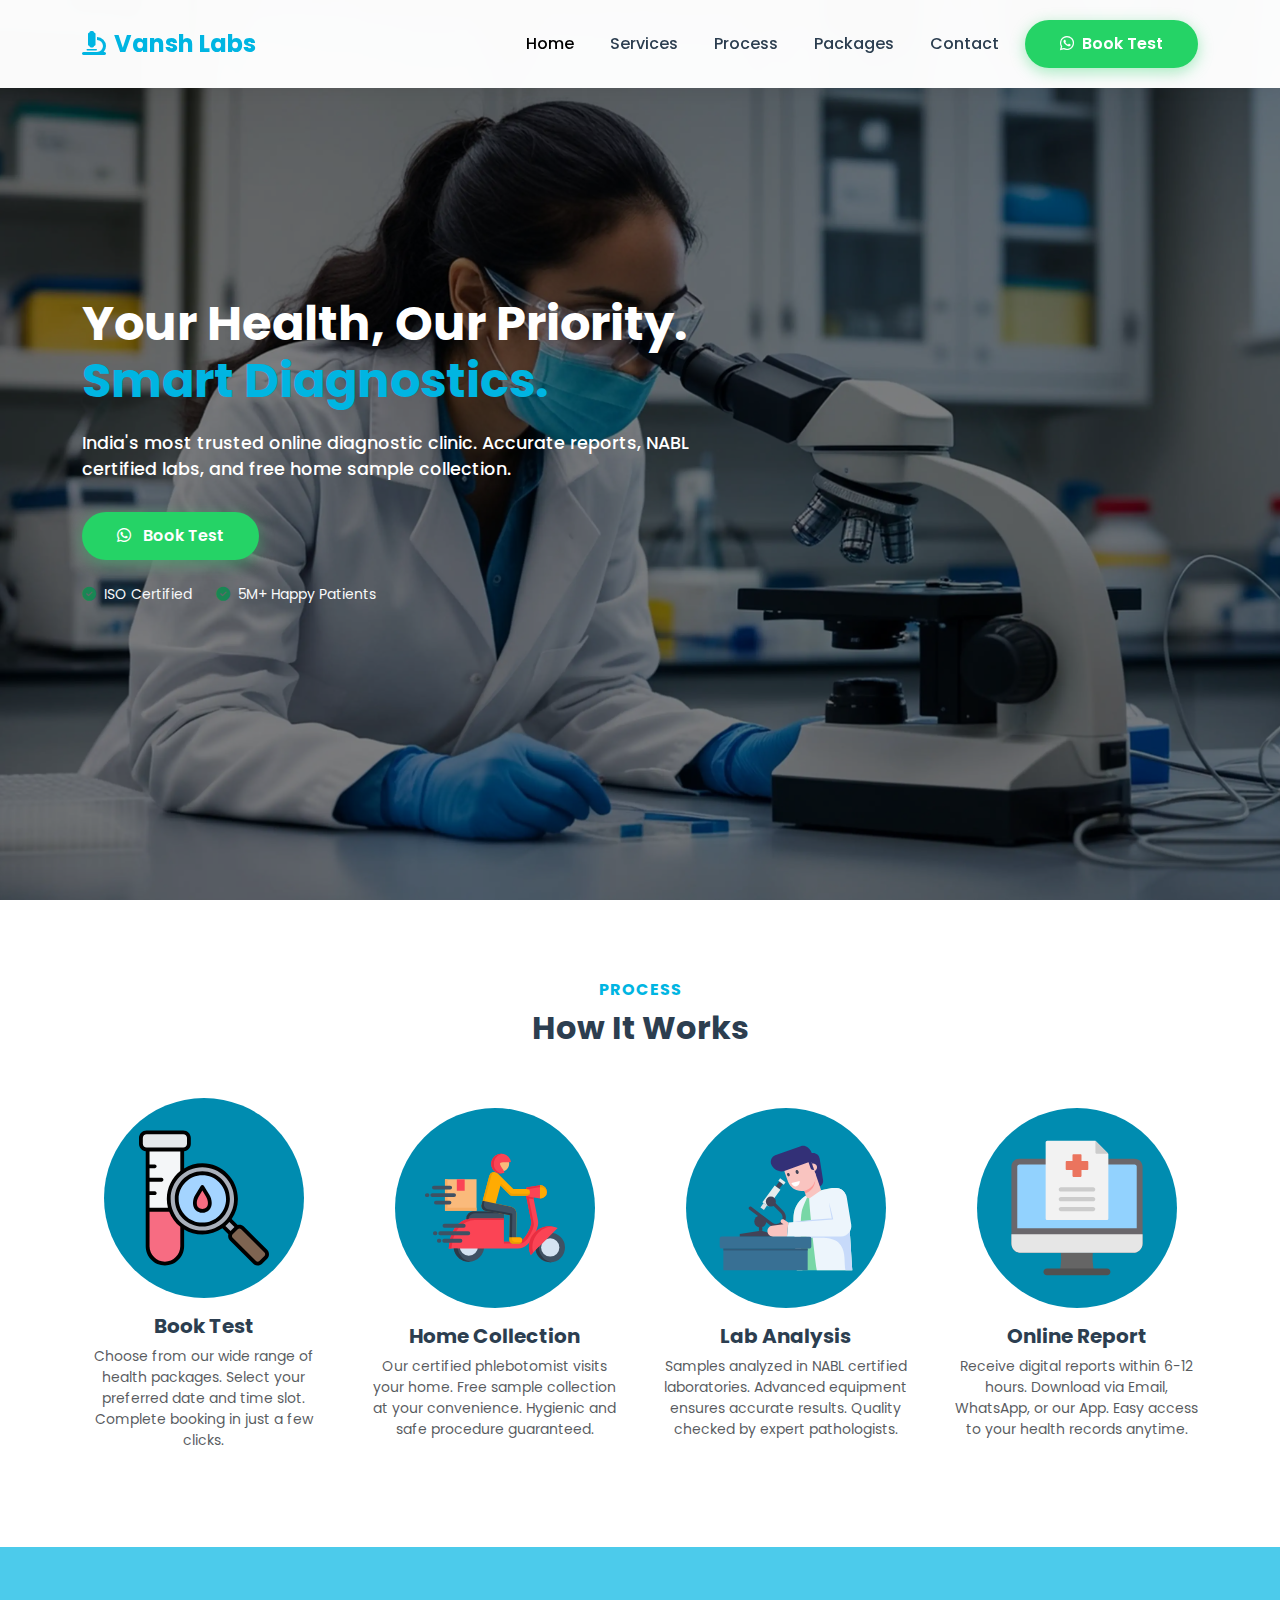
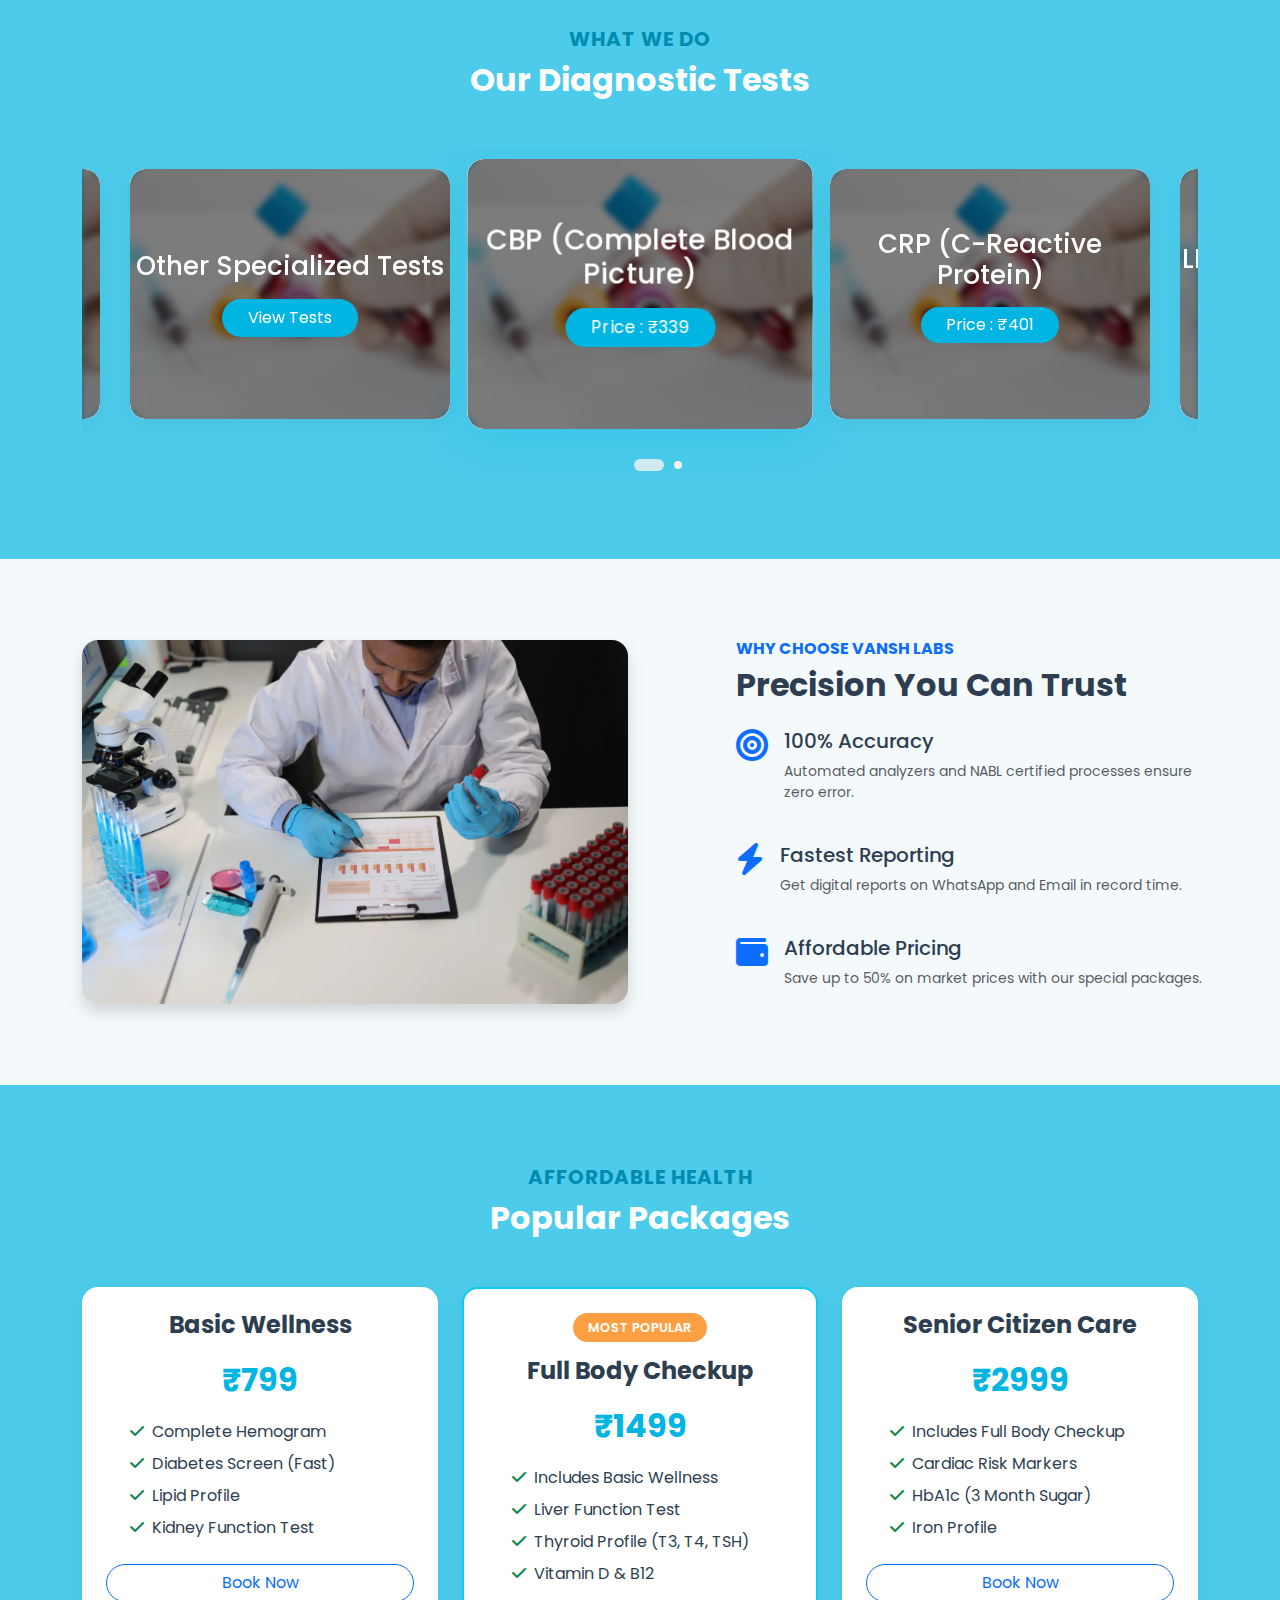
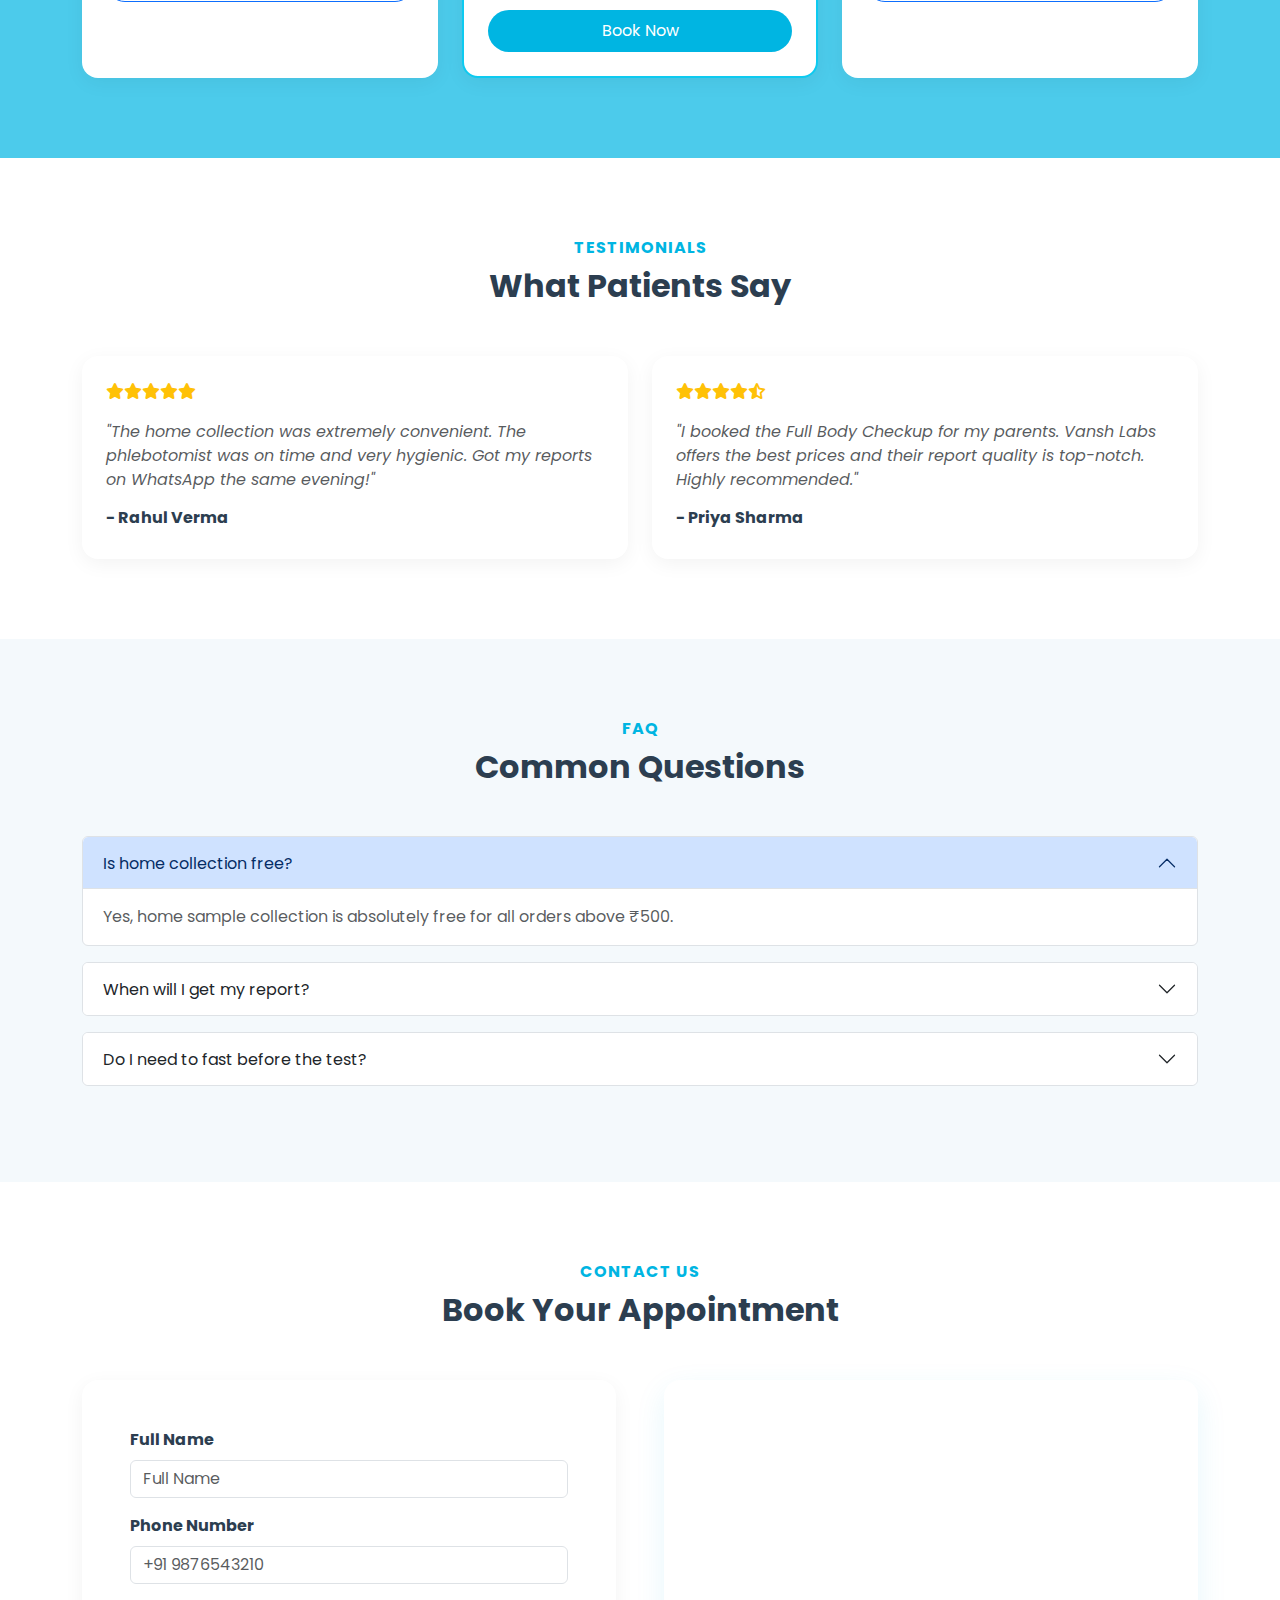
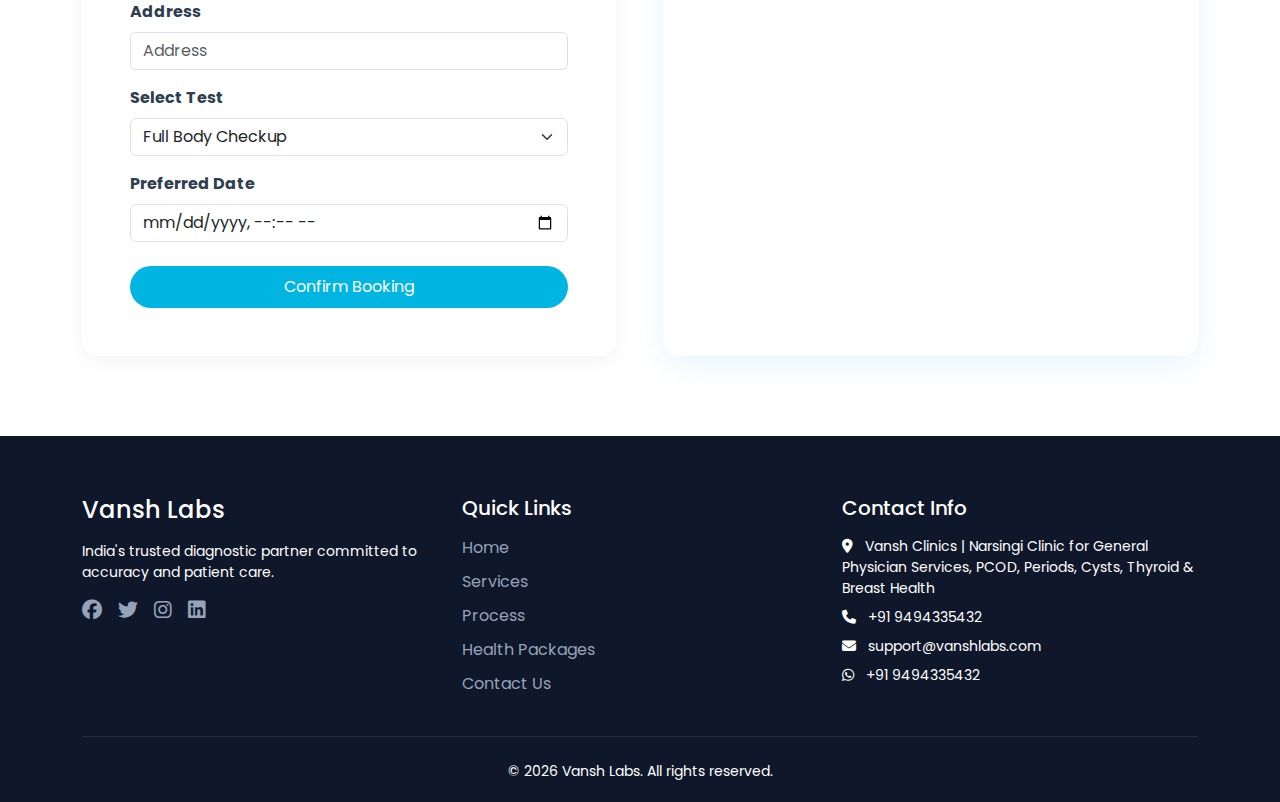
<file: index.html>
<!DOCTYPE html>
<html lang="en">

<head>
    <meta charset="UTF-8">
    <meta name="viewport" content="width=device-width, initial-scale=1.0">
    <meta name="description"
        content="Vansh Labs - India's leading diagnostic center. Book blood tests, full body checkups with free home collection.">
    <title>Vansh Labs | Advanced Diagnostics & Pathology</title>

    <link href="https://cdn.jsdelivr.net/npm/bootstrap@5.3.0/dist/css/bootstrap.min.css" rel="stylesheet">
    <link rel="stylesheet" href="https://cdnjs.cloudflare.com/ajax/libs/font-awesome/6.4.0/css/all.min.css">
    <link href="https://fonts.googleapis.com/css2?family=Poppins:wght@300;400;500;600;700&display=swap"
        rel="stylesheet">
    <link rel="stylesheet" href="https://cdn.jsdelivr.net/npm/swiper@11/swiper-bundle.min.css">
    <link rel="stylesheet" href="https://cdn.jsdelivr.net/npm/bootstrap-icons@1.13.1/font/bootstrap-icons.min.css">
    <link rel="stylesheet" href="assits/styles/style.css">
</head>

<body data-bs-spy="scroll" data-bs-target="#mainNav" data-bs-offset="100">

    <nav class="navbar navbar-expand-lg fixed-top" id="mainNav">
        <div class="container">
            <a class="navbar-brand" href="#">
                <i class="fas fa-microscope me-2"></i>Vansh Labs
            </a>
            <button class="navbar-toggler" type="button" data-bs-toggle="collapse" data-bs-target="#navbarNav">
                <span class="navbar-toggler-icon"></span>
            </button>
            <div class="collapse navbar-collapse" id="navbarNav">
                <ul class="navbar-nav ms-auto align-items-center">
                    <li class="nav-item"><a class="nav-link active" href="#hero">Home</a></li>
                    <li class="nav-item"><a class="nav-link" href="#services">Services</a></li>
                    <li class="nav-item"><a class="nav-link" href="#process">Process</a></li>
                    <li class="nav-item"><a class="nav-link" href="#packages">Packages</a></li>
                    <li class="nav-item"><a class="nav-link" href="#contact">Contact</a></li>
                    <li class="nav-item ms-lg-2">
                        <a href="https://wa.me/9494335432
" target="_blank" class="btn btn-main btn-whatsapp">
                            <i class="fab fa-whatsapp me-2"></i>Book Test
                        </a>
                    </li>
                </ul>
            </div>
        </div>
    </nav>

    <section id="hero">
        <div class="container h-100">
            <div class="row align-items-center h-100">
                <div class="col-lg-8 col-xl-7">
                    <h1 class="hero-title">Your Health, Our Priority.<br><span>Smart Diagnostics.</span></h1>
                    <p class="hero-subtitle">India's most trusted online diagnostic clinic. Accurate reports, NABL
                        certified labs, and free home sample collection.</p>
                    <div class="d-flex flex-wrap gap-2 justify-content-lg-start justify-content-center">
                        <!-- <a href="#contact" class="btn btn-main btn-primary-custom">
                            <i class="fas fa-calendar-check me-2"></i>Book Online
                        </a> -->
                        <a href="https://wa.me/919876543210" target="_blank" class="btn btn-main btn-whatsapp">
                            <i class="fab fa-whatsapp me-2"></i> Book Test
                        </a>
                    </div>
                    <div class="mt-4 d-flex gap-4 justify-content-lg-start justify-content-center text-light">
                        <small><i class="fas fa-check-circle text-success me-1"></i> ISO Certified</small>
                        <small><i class="fas fa-check-circle text-success me-1"></i> 5M+ Happy Patients</small>
                    </div>
                </div>
            </div>
        </div>
    </section>

    <!-- Process -->

    <section id="process" class="section-padding">
        <div class="container">
            <div class="section-header">
                <h6>Process</h6>
                <h2>How It Works</h2>
            </div>
            <div class="d-flex flex-column flex-lg-row justify-content-between align-items-center gap-md-5">
                    <div class="steps">
                        <div class="step-circle mx-auto mb-3">
                            <svg id="fi_9401751" enable-background="new 0 0 512 512" height="512" viewBox="0 0 512 512"
                                width="512" xmlns="http://www.w3.org/2000/svg">
                                <g clip-rule="evenodd" fill-rule="evenodd">
                                    <g>
                                        <g>
                                            <path
                                                d="m176.326 68.624h-126.471v364.141c0 34.779 28.456 63.235 63.235 63.235 34.78 0 63.236-28.455 63.236-63.235z"
                                                fill="#f4f6f8"></path>
                                            <path
                                                d="m180.032 16h-133.882c-11.476 0-20.835 9.36-20.835 20.835v20.954c0 11.476 9.36 20.835 20.835 20.835h133.882c11.475 0 20.835-9.36 20.835-20.835v-20.954c0-11.476-9.36-20.835-20.835-20.835z"
                                                fill="#e4e8eb"></path>
                                            <path
                                                d="m49.855 298.847v133.918c0 34.779 28.456 63.235 63.235 63.235 34.78 0 63.236-28.455 63.236-63.235v-133.918z"
                                                fill="#f76c82"></path>
                                        </g>
                                        <g>
                                            <g>
                                                <path d="m332.952 326.284h34.363v66.327h-34.363z" fill="#a9b0bb"
                                                    transform="matrix(.707 -.707 .707 .707 -151.616 352.867)"></path>
                                                <ellipse cx="249.992" cy="259.307" fill="#a9b0bb" rx="122.952"
                                                    ry="122.952"
                                                    transform="matrix(.707 -.707 .707 .707 -110.137 252.72)"></ellipse>
                                                <ellipse cx="249.992" cy="259.307" fill="#a4d4ff" rx="93.712"
                                                    ry="93.713" transform="matrix(.973 -.23 .23 .973 -52.889 64.373)">
                                                </ellipse>
                                                <path
                                                    d="m355.897 383.779 18.567-18.567c6.133-6.133 16.168-6.133 22.301 0l85.321 85.321c6.133 6.133 6.133 16.168 0 22.301l-18.567 18.566c-6.133 6.133-16.168 6.133-22.301 0l-85.321-85.321c-6.132-6.132-6.133-16.167 0-22.3z"
                                                    fill="#7e6451"></path>
                                            </g>
                                            <path
                                                d="m249.992 215.513 20.099 32.765c8.175 13.326 11.055 35.477 0 46.531-11.055 11.055-29.144 11.055-40.198 0-11.055-11.055-8.175-33.205 0-46.531z"
                                                fill="#f76c82"></path>
                                        </g>
                                    </g>
                                    <path
                                        d="m265.152 289.86c-4.047 4.02-9.411 6.241-15.152 6.241s-11.152-2.221-15.152-6.241c-8.141-8.13-5.976-26.511.988-37.92l14.164-23.041 14.117 23.041c7.011 11.409 9.129 29.79 1.035 37.92zm-9.223-78.011c-1.27-2.07-3.529-3.34-5.929-3.34-2.447 0-4.706 1.27-5.976 3.34l-20.093 32.76c-9.929 16.141-12.328 41.809.988 55.15 6.682 6.66 15.575 10.34 25.08 10.34 9.458 0 18.351-3.68 25.033-10.34 13.317-13.341 10.917-39.009 1.035-55.15zm221.207 256.03-18.587 18.57c-3.388 3.421-8.988 3.41-12.376 0l-85.311-85.321c-1.647-1.649-2.588-3.849-2.588-6.2 0-2.36.941-4.558 2.588-6.2l18.54-18.57c1.694-1.709 3.953-2.57 6.211-2.57 2.259 0 4.47.861 6.211 2.57l85.311 85.321c1.647 1.639 2.541 3.84 2.541 6.2.001 2.351-.893 4.561-2.54 6.2zm-128.367-124.209c-4.423 5.16-9.27 9.979-14.399 14.39l18.681 18.679 14.352-14.4zm-214.76-84.37c0 63.939 52.043 115.959 115.991 115.959 63.901 0 115.944-52.02 115.944-115.959 0-63.931-52.043-115.951-115.944-115.951-63.948 0-115.991 52.02-115.991 115.951zm35.292 173.459c0 31.01-25.222 56.24-56.231 56.24s-56.231-25.23-56.231-56.24v-126.919h71.806c8.423 21.879 22.587 40.929 40.656 55.27zm-136.978-374.979v-20.95c0-7.629 6.164-13.831 13.834-13.831h133.872c7.623 0 13.834 6.202 13.834 13.831v20.95c0 7.63-6.211 13.839-13.834 13.839h-133.872c-7.67 0-13.834-6.209-13.834-13.839zm87.711 201.52c0 11.24 1.459 22.139 4.141 32.539h-67.336v-46.52h18.963c3.859 0 6.964-3.131 6.964-6.999 0-3.86-3.106-7-6.964-7h-18.963v-35.12h43.808c3.859 0 6.964-3.13 6.964-7 0-3.871-3.106-7.001-6.964-7.001h-43.808v-35.129h18.963c3.859 0 6.964-3.131 6.964-7 0-3.86-3.106-6.999-6.964-6.999h-18.963v-47.451h112.462v71.869c-29.975 23.832-49.267 60.612-49.267 101.811zm366.984 186.28-85.311-85.321c-6.023-6.04-14.634-7.959-22.351-5.779l-22.022-22.029c14.258-20.852 22.586-46.041 22.586-73.151 0-71.651-58.301-129.95-129.919-129.95-24.375 0-47.196 6.74-66.677 18.449v-62.379c13.787-1.64 24.516-13.399 24.516-27.639v-20.951c0-15.35-12.47-27.829-27.81-27.829h-133.873c-15.387-.001-27.856 12.478-27.856 27.829v20.95c0 14.24 10.729 26 24.563 27.639v347.339c0 38.73 31.48 70.241 70.206 70.241s70.254-31.51 70.254-70.241v-61.948c19.481 11.71 42.302 18.451 66.677 18.451 27.104 0 52.278-8.351 73.124-22.611l22.022 22.03c-.565 2.011-.847 4.101-.847 6.25 0 6.091 2.353 11.81 6.635 16.1l85.311 85.321c4.47 4.43 10.305 6.65 16.093 6.65 5.835 0 11.67-2.221 16.14-6.65l18.54-18.57c4.282-4.29 6.682-10.01 6.682-16.1-.002-6.091-2.401-11.811-6.683-16.101zm-237.018-99.561c47.808 0 86.723-38.9 86.723-86.719 0-47.811-38.915-86.711-86.723-86.711s-86.723 38.9-86.723 86.711c.001 47.82 38.915 86.719 86.723 86.719zm0-187.429c-55.572 0-100.745 45.179-100.745 100.71 0 55.539 45.173 100.72 100.745 100.72 55.525 0 100.698-45.181 100.698-100.72.001-55.531-45.173-100.71-100.698-100.71z">
                                    </path>
                                </g>
                            </svg>
                        </div>
                        <h5 class="fw-bold">Book Test</h5>
                        <p class="text-muted small">Choose from our wide range of health packages. Select your preferred
                            date and time slot. Complete booking in just a few clicks.</p>
                    </div>
                    <div class="steps">
                        <div class="step-circle mx-auto mb-3">
                            <svg id="fi_17627470" viewBox="0 0 512 512" xmlns="http://www.w3.org/2000/svg"
                                data-name="Layer 1">
                                <g fill-rule="evenodd">
                                    <path
                                        d="m271.153 66.2a29.084 29.084 0 1 1 -20.553 35.639 29.079 29.079 0 0 1 20.553-35.639z"
                                        fill="#faba7b"></path>
                                    <path d="m419.82 362.157a54 54 0 1 1 0 76.388 53.978 53.978 0 0 1 0-76.388z"
                                        fill="#3f5163"></path>
                                    <path d="m120.905 357.645a55.732 55.732 0 1 1 0 78.8 55.714 55.714 0 0 1 0-78.8z"
                                        fill="#3f5163"></path>
                                    <path d="m136.683 373.394a33.439 33.439 0 1 1 0 47.3 33.44 33.44 0 0 1 0-47.3z"
                                        fill="#d5e3f2"></path>
                                    <path
                                        d="m175.509 269.071h113.031v47.621h-136.827v-23.792a23.869 23.869 0 0 1 23.8-23.825z"
                                        fill="#3f5163"></path>
                                    <path
                                        d="m86.562 404.461h252.3c28.509 0 46.873-24.63 59.691-47.247a131.822 131.822 0 0 0 14.139-36.24 49.188 49.188 0 0 0 .316-20.376l-20.864-104.725h-15.174l-7.817 12.243 19.485 97.138a23.747 23.747 0 0 1 -.144 10.259 106.975 106.975 0 0 1 -11.494 29.458c-7.73 13.622-20.778 34.688-38.136 34.688h-50.324v-85.269h-114.84c-45.7 0-76.044 37.792-82.97 82.97z"
                                        fill="#fb4455"></path>
                                    <path
                                        d="m397.748 223.98-24-3.995a15.34 15.34 0 0 1 -2.328-.6l-2.27-11.265 7.817-12.243h15.174z"
                                        fill="#e82e41"></path>
                                    <path
                                        d="m374.814 180.526 40.982-6.811a36.978 36.978 0 0 1 5.92-.661 24.055 24.055 0 1 1 0 48.109 36.952 36.952 0 0 1 -5.92-.632l-40.982-6.811a7.015 7.015 0 0 1 -5.891-6.955v-19.313a7.007 7.007 0 0 1 5.891-6.926z"
                                        fill="#fb4455"></path>
                                    <path
                                        d="m420.481 173.111c.4-.028.833-.057 1.235-.057a24.055 24.055 0 1 1 0 48.109c-.4 0-.833 0-1.235-.029z"
                                        fill="#ffab02"></path>
                                    <path
                                        d="m323.055 186.561h48.426a12.143 12.143 0 1 1 0 24.285h-53.455a12.233 12.233 0 0 1 -8.593-3.564l-33.395-33.423-17.617 65.726 56.156 11.926c6.783 1.438 12.444 6.007 16.123 11.9 3.65 5.833 3.736 12.76 3.621 19.657l-1.121 79.664h10.864a11.639 11.639 0 0 1 0 23.278h-23.193a11.688 11.688 0 0 1 -11.671-11.639c0-.92-.057-1.811-.057-2.73.459-25.463.919-61.013 1.379-86.447.029-1.638-.6-3.248-2.213-3.535l-88.2-15.261a18.443 18.443 0 0 1 -12.99-22.474l28.193-106.3a18.352 18.352 0 0 1 31.757-7.041z"
                                        fill="#ffab02"></path>
                                    <path
                                        d="m258.421 239.585 56.156 11.926c6.783 1.438 12.444 6.007 16.123 11.9 3.65 5.833 3.736 12.76 3.621 19.657l-1.121 79.664h10.864a11.639 11.639 0 0 1 0 23.278h-23.193a11.688 11.688 0 0 1 -11.671-11.639c0-.92-.057-1.811-.057-2.73.459-25.463.919-61.013 1.379-86.447.029-1.638-.6-3.248-2.213-3.535l-88.2-15.261a18.443 18.443 0 0 1 -12.99-22.474l3.822-14.4z"
                                        fill="#3f5163"></path>
                                    <path
                                        d="m333.2 362.732h10.864a11.639 11.639 0 0 1 0 23.278h-23.193a11.688 11.688 0 0 1 -11.671-11.639c0-.92-.057-1.811-.057-2.73.057-2.874.115-5.834.172-8.909z"
                                        fill="#ffab02"></path>
                                    <path
                                        d="m269.2 58.9a36.685 36.685 0 0 1 44.891 25.922c2.241 8.421-36.068.029-39.373 7.415-4.339 9.742 24.084 33.222 12.99 36.211-19.571 5.231-39.171-5.115-44.43-24.658a36.671 36.671 0 0 1 25.922-44.89z"
                                        fill="#fb4455"></path>
                                </g>
                                <path d="m72.997 151.011h115.502v115.502h-115.502z" fill="#faba7b"></path>
                                <path d="m116.336 151.011h28.825v41.873h-28.825z" fill="#fb4455"></path>
                                <path d="m434.362 376.7a33.439 33.439 0 1 1 0 47.3 33.44 33.44 0 0 1 0-47.3z"
                                    fill="#d5e3f2" fill-rule="evenodd"></path>
                                <path d="m485.2 329.365-98.2 98.173c-28.423-62.047 36.153-126.624 98.2-98.173z"
                                    fill="#fb4455" fill-rule="evenodd"></path>
                                <path
                                    d="m188.499 255.018h-106.305v-11.783-14.169-13.219-14.169-13.22-14.197-23.25h-9.197v23.25 14.197 13.22 14.169 13.219 14.169 23.278h115.502z"
                                    fill="#f5ad65" fill-rule="evenodd"></path>
                                <path
                                    d="m217.813 230.992 24.744-93.373a18.135 18.135 0 0 1 14.169-13.22 18.328 18.328 0 0 0 -21.411 13.22l-24.371 91.907z"
                                    fill="#ed9e00" fill-rule="evenodd"></path>
                                <path
                                    d="m252.53 103.793a36.642 36.642 0 0 1 25.922-44.893 35.925 35.925 0 0 1 4.886-.949 36.649 36.649 0 0 0 -40.062 45.839 34.6 34.6 0 0 0 16.956 21.669c.661.374 1.322.69 2.012 1.006a36.738 36.738 0 0 0 19.944 3.047 34.783 34.783 0 0 1 -25.721-16.439 35.812 35.812 0 0 1 -3.937-9.283z"
                                    fill="#e82e41" fill-rule="evenodd"></path>
                                <path
                                    d="m114.3 341.292a99.363 99.363 0 0 1 9.4-13.191 83.088 83.088 0 0 1 15.461-14.2 72.977 72.977 0 0 1 12.559-7.127 74.843 74.843 0 0 1 30.9-6.467h105.92v-5.92h-114.84a76.674 76.674 0 0 0 -21.986 3.133 75.6 75.6 0 0 0 -28.914 16.38 88.062 88.062 0 0 0 -12.674 14.2 103.223 103.223 0 0 0 -7.99 13.191 117.785 117.785 0 0 0 -6.035 14.2 126.324 126.324 0 0 0 -3.736 13.192c-.661 2.874-1.207 5.747-1.638 8.679l-.862 5.518-3.305 21.583h9.829l3.247-21.181a2.223 2.223 0 0 1 .058-.4 121.93 121.93 0 0 1 3.075-14.2 118.818 118.818 0 0 1 4.483-13.192 112.49 112.49 0 0 1 7.041-14.2z"
                                    fill="#e82e41" fill-rule="evenodd"></path>
                                <path
                                    d="m377 344.971c-5 8.794-12.214 20.692-21.381 28.02a11.212 11.212 0 0 1 .086 1.38 11.7 11.7 0 0 1 -8.507 11.208h.575c17.358 0 30.406-21.066 38.137-34.659a107.721 107.721 0 0 0 11.5-29.458 23.747 23.747 0 0 0 .144-10.259l-19.428-96.937-3.305-.546a7.109 7.109 0 0 1 -4.627-2.874h-.494l18.939 94.408a23.747 23.747 0 0 1 -.144 10.259 106.975 106.975 0 0 1 -11.495 29.458z"
                                    fill="#e82e41" fill-rule="evenodd"></path>
                                <path d="m317.739 385.579a11.763 11.763 0 0 1 -7.243-5.92h-21.956v5.92z" fill="#e82e41"
                                    fill-rule="evenodd"></path>
                                <path
                                    d="m50.667 382.878a7.1 7.1 0 1 1 0-14.2h1.782a7.1 7.1 0 0 1 0 14.2zm20.548-54.778a7.1 7.1 0 0 1 0-14.2h70.325a7.1 7.1 0 0 1 0 14.2zm-35 27.388a7.1 7.1 0 0 1 0-14.2h1.811a7.1 7.1 0 0 1 0 14.2zm19.629 0a7.1 7.1 0 1 1 0-14.2h102.479a7.1 7.1 0 1 1 0 14.2zm14.427 27.389a7.1 7.1 0 1 1 0-14.2h59.289a7.1 7.1 0 0 1 0 14.2z"
                                    fill="#3f5163"></path>
                                <path
                                    d="m7.1 215.847a7.085 7.085 0 1 1 0-14.169h1.81a7.085 7.085 0 1 1 0 14.169zm25.577-27.389a7.1 7.1 0 0 1 0-14.2h59.288a7.1 7.1 0 0 1 0 14.2zm7.472 54.777a7.085 7.085 0 1 1 0-14.169h49.258a7.085 7.085 0 1 1 0 14.169zm-13.449-27.388a7.085 7.085 0 0 1 0-14.169h79.52a7.085 7.085 0 1 1 0 14.169z"
                                    fill="#3f5163"></path>
                                <path
                                    d="m318 362.732h-8.679c-.057 3.075-.115 6.035-.172 8.909 0 .919.057 1.81.057 2.73a11.42 11.42 0 0 0 1.293 5.288 11.763 11.763 0 0 0 7.243 5.92 11.159 11.159 0 0 0 3.132.431h23.193a11.308 11.308 0 0 0 3.132-.431 11.726 11.726 0 0 0 6.926-5.374 9.529 9.529 0 0 1 -1.293.086h-23.195a11.947 11.947 0 0 1 -3.794-.632 11.763 11.763 0 0 1 -7.843-11.036c0-.891-.086-1.81-.057-2.73 0-1.035.029-2.1.057-3.161z"
                                    fill="#ed9e00" fill-rule="evenodd"></path>
                                <path
                                    d="m309.318 362.732h8.682c.431-25.176.862-58.858 1.294-83.286.028-1.61-.6-3.248-2.185-3.535l-28.569-4.911-11.007-1.926-48.627-8.421a18.392 18.392 0 0 1 -12.99-22.473l1.9-7.185-6.869-1.466-3.822 14.4a18.443 18.443 0 0 0 12.99 22.474l15.548 2.673 52.88 9.168 19.772 3.42c1.61.287 2.242 1.9 2.213 3.535-.4 22.589-.8 53.138-1.207 77.538z"
                                    fill="#2c3947" fill-rule="evenodd"></path>
                                <path
                                    d="m311.272 200.442-33.394-33.423-1.84 6.84 33.395 33.423a12.233 12.233 0 0 0 8.593 3.564h53.455a12.161 12.161 0 0 0 12.156-12.157 1.882 1.882 0 0 0 -.029-.4 12.122 12.122 0 0 1 -10.288 5.719h-53.455a12.235 12.235 0 0 1 -8.593-3.564z"
                                    fill="#ed9e00" fill-rule="evenodd"></path>
                                <path
                                    d="m158.726 295.8a23.87 23.87 0 0 1 23.566-20.491h89.32l-35.952-6.236h-60.151a23.869 23.869 0 0 0 -23.8 23.825v4.627a69.364 69.364 0 0 1 7.013-1.725z"
                                    fill="#2c3947" fill-rule="evenodd"></path>
                                <path
                                    d="m396.11 418.456c-14.312-48.4 24.715-95.068 71.733-94.694-22.905-4.426-44.92 2.73-61.186 16.611a75.614 75.614 0 0 0 -25.032 41.643 72.447 72.447 0 0 0 5.375 45.522z"
                                    fill="#e82e41" fill-rule="evenodd"></path>
                                <path
                                    d="m432.436 438.545a54.008 54.008 0 0 1 -15.749-40.694l-11.869 11.9a54 54 0 0 0 59.49 44.229 53.694 53.694 0 0 1 -31.872-15.433z"
                                    fill="#2c3947" fill-rule="evenodd"></path>
                                <path
                                    d="m135.016 436.447a55.5 55.5 0 0 1 -15.835-31.986h-14.111a55.776 55.776 0 0 0 62.306 47.879 55.3 55.3 0 0 1 -32.36-15.893z"
                                    fill="#2c3947" fill-rule="evenodd"></path>
                                <path
                                    d="m375.447 187.222 40.753-6.782c1.437-.23 2.846-.46 4.283-.575v-6.754a42.951 42.951 0 0 0 -4.685.6l-40.982 6.811a6.98 6.98 0 0 0 -5.834 6.035h2.5a12.093 12.093 0 0 1 3.966.661z"
                                    fill="#e82e41" fill-rule="evenodd"></path>
                                <path
                                    d="m422.147 179.779a24.1 24.1 0 0 1 23.566 19.169c.029-.6.058-1.207.058-1.839a24.064 24.064 0 0 0 -24.055-24.055c-.4 0-.833.029-1.235.057v6.754a16.307 16.307 0 0 1 1.666-.086z"
                                    fill="#ed9e00" fill-rule="evenodd"></path>
                            </svg>
                        </div>
                        <h5 class="fw-bold">Home Collection</h5>
                        <p class="text-muted small">Our certified phlebotomist visits your home. Free sample collection
                            at your convenience. Hygienic and safe procedure guaranteed.</p>
                    </div>
                    <div class="steps">
                        <div class="step-circle mx-auto mb-3">
                            <svg id="fi_6401547" enable-background="new 0 0 72 72" height="512" viewBox="0 0 72 72"
                                width="512" xmlns="http://www.w3.org/2000/svg">
                                <g id="_x38_6">
                                    <g>
                                        <g>
                                            <path
                                                d="m52.0283737 25.2688389h-3.0555305l-3.2176781-16.5574417 3.2627907-.9281712c1.9558601-.5589271 3.9657936.7208834 4.281292 2.7308207l1.7600441 11.2109137c.2922248 1.8613681-1.1467515 3.5438785-3.0309182 3.5438785z"
                                                fill="#333077"></path>
                                        </g>
                                    </g>
                                    <g>
                                        <g>
                                            <path
                                                d="m70.095932 68h-28.5632362l-1.2157669-18.5726891c-.2073784-1.9380379-.7365875-5.7496872-.4076424-9.6901894.371891-4.4697113 2.9893341-8.345787 6.7939568-10.4556293.9440079-.5292072 1.9523544-.9438763 3.0250854-1.2300434l4.3338737-1.1584568c.0071144-.0071602.0142708-.0071602.0142708-.0071602l1.7163849-.4577942c3.5042267-.7795811 8.3172417-1.59478 10.1337166 1.4947319 1.0226593 1.7377758 1.766449 7.1157436 2.3528366 13.5950756.8081284 8.968052 1.3087464 20.0457726 1.8165207 26.4821549z"
                                                fill="#78d7a6"></path>
                                        </g>
                                    </g>
                                    <g>
                                        <g>
                                            <path
                                                d="m47.1093712 30.1447086s-2.6724243 5.6942196-3.0453033 7.7398701c-1.3502312 7.4075661.4293746 30.1154213.4293746 30.1154213h-2.9607468l-1.2157669-18.5726891c-.2073784-1.9380379-.7365875-5.7496872-.4076424-9.6901894.371891-4.4697113 2.9893341-8.345787 6.7939568-10.4556293z"
                                                fill="#edf5fc"></path>
                                        </g>
                                    </g>
                                    <g>
                                        <g>
                                            <path
                                                d="m70.095932 68h-18.2538071c-1.4875336-9.5903206-4.0446777-35.6934242-3.9445877-37.0736198.1144485-1.6377296 5.8070869-3.8975525 6.1646652-4.0333881.0071144-.0071602.0142708-.0071602.0142708-.0071602l1.7163849-.4577942c3.5042267-.7795811 8.3172417-1.59478 10.1337166 1.4947319 1.0226593 1.7377758 1.766449 7.1157436 2.3528366 13.5950756.8081284 8.9680519 1.3087464 20.0457725 1.8165207 26.4821548z"
                                                fill="#edf5fc"></path>
                                        </g>
                                    </g>
                                    <g>
                                        <g>
                                            <path
                                                d="m70.095932 68h-3.5114288c-.1358795-.5292053-.2073822-1.0870438-.2574463-1.6162567-.2002182-2.2098846-.1287231-4.441246-.4648209-6.6366425-.3361511-2.1955719-1.1371155-4.4124413-2.7748032-5.9071732-2.2956581-2.1025124-5.678318-2.3672028-8.7892647-2.5245132-3.3540688 0-6.5579453-.2790108-9.8691063.4862556 4.2766037-2.088192 8.3887367-4.6127052 12.5509338-6.9154816 2.4816055-1.3658791 5.0203896-2.7532349 7.8095093-3.2754555 1.1370697-.2145844 2.3385239-.2573586 3.4899063-.0928879.8081285 8.9680521 1.3087465 20.0457727 1.8165208 26.482155z"
                                                fill="#c7dafa"></path>
                                        </g>
                                    </g>
                                    <g>
                                        <g>
                                            <path
                                                d="m47.948307 56.8199883h-44.9814608c-.5869548 0-1.0627759-.4758224-1.0627759-1.0627747v-4.0740509c0-.586956.475821-1.0627785 1.0627759-1.0627785h44.9814608c.586956 0 1.0627747.4758224 1.0627747 1.0627785v4.0740509c0 .5869522-.4758186 1.0627747-1.0627747 1.0627747z"
                                                fill="#387094"></path>
                                        </g>
                                    </g>
                                    <g>
                                        <g>
                                            <path d="m3.78 56.822h43.36v11.178h-43.36z" fill="#387094"></path>
                                        </g>
                                    </g>
                                    <g>
                                        <g>
                                            <path d="m3.781 56.819h43.357v1.044h-43.357z" fill="#315a79"></path>
                                        </g>
                                    </g>
                                    <g>
                                        <g>
                                            <g>
                                                <path d="m29.371 21.677h2.193v10.863h-2.193z" fill="#424357"
                                                    transform="matrix(.809 .588 -.588 .809 21.757 -12.732)"></path>
                                            </g>
                                        </g>
                                        <g>
                                            <g>
                                                <path d="m26.663 24.461h3.695v10.679h-3.695z" fill="#e6ecec"
                                                    transform="matrix(.809 .588 -.588 .809 22.966 -11.068)"></path>
                                            </g>
                                        </g>
                                        <g>
                                            <g>
                                                <path d="m23.471 33.858h2.193v2.74h-2.193z" fill="#dce0e3"
                                                    transform="matrix(.809 .588 -.588 .809 25.403 -7.712)"></path>
                                            </g>
                                        </g>
                                        <g>
                                            <g>
                                                <path d="m32.201 21.592h3.433v1.538h-3.433z" fill="#e6ecec"
                                                    transform="matrix(.809 .588 -.588 .809 19.626 -15.667)"></path>
                                            </g>
                                        </g>
                                        <g>
                                            <g>
                                                <g>
                                                    <path
                                                        d="m28.0124531 44.9654427-10.8883839-8.2299652c-.3693619-.279274-.4426613-.8054695-.1633873-1.1748314.2792721-.3697701.8046513-.4430695 1.1748314-.1633873l10.8728237 8.2184982c1.3140583.9467468 3.1219654.8005562 4.2816448-.3587151 1.2972679-1.2976799 1.2972679-3.4090157 0-4.7062874l-5.1759758-5.1759758c-.3275928-.3275909-.3275928-.8582954 0-1.1858864.3275948-.3275948.8582954-.3275948 1.1858883 0l5.1759739 5.1759758c1.9512291 1.9512253 1.9512291 5.1264267 0 7.078064-1.749218 1.749218-4.4678802 1.9591103-6.4634151.5225106z"
                                                        fill="#424357"></path>
                                                </g>
                                            </g>
                                        </g>
                                        <g>
                                            <g>
                                                <circle cx="22.749" cy="42.915" fill="#424357" r="3.075"></circle>
                                            </g>
                                        </g>
                                        <g>
                                            <g>
                                                <path d="m22.068 45.07h1.747v2.702h-1.747z" fill="#424357"></path>
                                            </g>
                                        </g>
                                        <g>
                                            <g>
                                                <path
                                                    d="m29.3009872 50.6203842h-17.0872697v-1.2055435l9.8540086-1.642334h1.7471638l5.4860973 1.642334z"
                                                    fill="#424357"></path>
                                            </g>
                                        </g>
                                        <g>
                                            <g>
                                                <circle cx="28.218" cy="32.712" fill="#424357" r="2.567"></circle>
                                            </g>
                                        </g>
                                    </g>
                                    <g>
                                        <g>
                                            <g>
                                                <path
                                                    d="m54.0764732 26.8858318-5.3472748 3.7431393c-.9211121.6447849-2.2031822.1946926-2.519104-.8843727l-.3721581-1.2711468-2.2241631-7.5520611 6.7653694-2.6317177.6579285-.2575302z"
                                                    fill="#f9c4c0"></path>
                                            </g>
                                        </g>
                                        <g>
                                            <g>
                                                <path
                                                    d="m51.0513878 21.4505959c0 3.0250854-1.8808556 5.8642235-4.8988266 6.9297962-.1072464.0357914-.2073784.0715847-.3146248.0930595l-2.2241631-7.5520611 6.7653694-2.6317177.2502861.7008381c.2860795.815197.421959 1.644888.421959 2.460085z"
                                                    fill="#fd9997"></path>
                                            </g>
                                        </g>
                                        <g>
                                            <g>
                                                <path
                                                    d="m51.2802429 19.8987694c0 3.0250854-1.8808556 5.8642235-4.8988266 6.9297943-3.8332138 1.3588982-8.0383186-.6507263-9.3899689-4.4768677l-1.5375557-4.3338718c-1.3516502-3.8331242.6507721-8.0383177 4.4840279-9.3898812 3.83321-1.3587217 8.0311584.6507273 9.3899231 4.4840269l1.5304413 4.326539c.2860794.8153726.4219589 1.644888.4219589 2.4602605z"
                                                    fill="#f9c4c0"></path>
                                            </g>
                                        </g>
                                        <g>
                                            <g>
                                                <path
                                                    d="m38.7805862 23.1356525c.4382744 1.2038383 1.5492249 1.9539795 2.63908 1.7060032 1.089859-.2479763 1.7669182-1.4049473 1.6411896-2.6799011z"
                                                    fill="#fff"></path>
                                            </g>
                                        </g>
                                        <g>
                                            <g>
                                                <path
                                                    d="m42.4741516 17.2579327c.1810913.547327-.002449 1.097805-.4144554 1.2341232-.4061127.1343708-.8817596-.1980038-1.0628548-.7453308-.179142-.5414352.0044022-1.0919132.4105148-1.2262821.4120026-.1363182.8876534.1960544 1.0667954.7374897z"
                                                    fill="#424357"></path>
                                            </g>
                                        </g>
                                        <g>
                                            <g>
                                                <path
                                                    d="m37.8930702 18.6331673c.1600838.4838276-.0021667.9704418-.3663712 1.0909443-.3589973.1187801-.7794647-.1750317-.9395485-.6588593-.1583595-.4786205.003891-.9652348.3628883-1.0840149.3642045-.1205044.7846719.1733093.9430314.6519299z"
                                                    fill="#424357"></path>
                                            </g>
                                        </g>
                                    </g>
                                    <g>
                                        <g>
                                            <path
                                                d="m49.0847588 7.3596377 1.6498451 3.9961476-14.9042892 5.4000149c-2.8812828 1.1895657-6.1813602-.1818466-7.3709259-3.0631323l-.0000019-.0000086c-.7725124-1.8711252.1180916-4.0142155 1.9892159-4.786727l13.1404552-4.6718006c1.9842986-.8192355 4.4448089.5801011 5.4957008 3.125506z"
                                                fill="#333077"></path>
                                        </g>
                                    </g>
                                    <g>
                                        <g>
                                            <path
                                                d="m51.8588142 14.4640007c.3745766 1.0585184-.1651649 2.212965-1.2236404 2.5875263l-1.3503036-3.815836c1.0584754-.3745612 2.2041435.1832877 2.573944 1.2283097z"
                                                fill="#f9c4c0"></path>
                                        </g>
                                    </g>
                                    <g>
                                        <g>
                                            <path
                                                d="m48.8045998 11.5934572 1.6474037 4.8039122-.0979347.0335846c-.695858.2386322-1.4503517-.130579-1.6871796-.8211851l-1.2178917-3.5514345z"
                                                fill="#333077"></path>
                                        </g>
                                    </g>
                                    <g>
                                        <g>
                                            <path
                                                d="m57.5401726 30.5256481c-.4882278-2.2823772 1.0777359-4.4948349 3.392601-4.7931995h.0000038c3.2118073-.4139729 6.1141815 1.9496384 6.3591766 5.1787357l2.2472687 13.5579662c.5338974 3.221035-1.9505997 6.1512337-5.2155762 6.1512337h-27.8052482l.6800079-7.1448631 22.6978188-1.9357567z"
                                                fill="#edf5fc"></path>
                                        </g>
                                    </g>
                                    <g>
                                        <g>
                                            <path
                                                d="m39.8143349 43.2524529c1.6650391-.2412109 3.3310547-.470459 5.0012207-.6525879 1.6694336-.1890869 3.3378906-.3912354 5.0112305-.5361328l5.0175781-.463501 5.0244141-.3807373-.2868653.3874511c-.2834473-1.427002-.5327148-2.8613281-.8007813-4.291626-.2553711-1.4331055-.4968262-2.8690186-.7106934-4.3109131.3945313 1.4031982.7617188 2.8122559 1.1149902 4.2243652.3405762 1.4147949.6999512 2.8255615 1.0251465 4.2436523l.0808105.3526611-.3679199.0349121-5.0163574.475708-5.0236816.3927002c-1.673584.140625-3.3520508.223999-5.029541.3201904-1.6770019.1033938-3.357666.1595461-5.0395507.2038577z"
                                                fill="#c7dafa"></path>
                                        </g>
                                    </g>
                                    <g>
                                        <g>
                                            <path
                                                d="m37.1988678 43.4773598-.6794052 7.1443748h-7.3374806c-1.5447121 0-2.7819576-1.272995-2.7390499-2.8176613.0214767-.6723785.2860794-1.2873116.7080383-1.7594261.421917-.4647789 1.0083485-.7865639 1.6734352-.8796234l5.9071732-.7794075-1.0155029-.6652184c-.4076424-.2716751-.5721169-.7865639-.400486-1.2515182.1573143-.4289856.5649567-.6865196.9869156-.6865196.200222 0 .400486.0572701.5792732.1718063z"
                                                fill="#f9c4c0"></path>
                                        </g>
                                    </g>
                                </g>
                            </svg>
                        </div>
                        <h5 class="fw-bold">Lab Analysis</h5>
                        <p class="text-muted small">Samples analyzed in NABL certified laboratories. Advanced equipment
                            ensures accurate results. Quality checked by expert pathologists.</p>
                    </div>
                    <div class="steps">
                        <div class="step-circle mx-auto mb-3">
                            <svg id="fi_4434338" enable-background="new 0 0 512 512" height="512" viewBox="0 0 512 512"
                                width="512" xmlns="http://www.w3.org/2000/svg">
                                <g clip-rule="evenodd" fill-rule="evenodd">
                                    <g>
                                        <path
                                            d="m313.935 420.087c-38.042 0-78.969 0-116.956 0 2.55 22.133.233 48.047-4.546 69.723h126.717c-5.085-21.676-7.764-47.59-5.215-69.723z"
                                            fill="#656565"></path>
                                        <path
                                            d="m145.552 502c-6.732 0-12.19-5.458-12.19-12.19s5.458-12.19 12.19-12.19h220.48c6.732 0 12.19 5.458 12.19 12.19s-5.458 12.19-12.19 12.19z"
                                            fill="#515151"></path>
                                        <path
                                            d="m495.905 385.642c0 19.024-15.421 34.445-34.446 34.445h-410.918c-19.025 0-34.445-15.421-34.445-34.445 0-93.538 0-187.076 0-280.614 0-16.114 13.143-29.257 29.257-29.257h421.296c16.114 0 29.257 13.143 29.257 29.257-.001 93.538-.001 187.076-.001 280.614z"
                                            fill="#6a676b"></path>
                                        <path
                                            d="m474.45 330.116v-225.088c0-4.272-3.53-7.802-7.802-7.802-140.432 0-280.864 0-421.296 0-4.272 0-7.802 3.531-7.802 7.802v225.088z"
                                            fill="#92d2fe"></path>
                                        <path
                                            d="m50.541 420.087h146.438 116.956 147.524c19.025 0 34.446-15.421 34.446-34.445 0 0 0-13.267 0-34.071h-479.81v34.071c0 19.024 15.421 34.445 34.446 34.445z"
                                            fill="#e6e6e6"></path>
                                    </g>
                                    <g>
                                        <path
                                            d="m147.295 10h173.671c1.625 0 3.023.579 4.171 1.728l43.739 43.739c1.149 1.149 1.728 2.547 1.728 4.171v234.709c0 3.249-2.65 5.899-5.899 5.899h-217.41c-3.249 0-5.899-2.65-5.899-5.899v-278.448c0-3.249 2.65-5.899 5.899-5.899z"
                                            fill="#f2f2f2"></path>
                                        <path
                                            d="m323.41 10.511c.626.286 1.203.692 1.728 1.216l43.739 43.739c.525.524.93 1.101 1.217 1.728h-43.734c-1.625 0-2.95-1.325-2.95-2.95z"
                                            fill="#ccc"></path>
                                        <path
                                            d="m315.027 180.121c4.334 0 7.85 3.515 7.85 7.849s-3.515 7.85-7.85 7.85h-118.054c-4.335 0-7.85-3.515-7.85-7.85 0-4.334 3.515-7.849 7.85-7.849zm0 71.811c4.334 0 7.85 3.515 7.85 7.849s-3.515 7.85-7.85 7.85h-118.054c-4.335 0-7.85-3.515-7.85-7.85 0-4.334 3.515-7.849 7.85-7.849zm0-35.906c4.334 0 7.85 3.515 7.85 7.85 0 4.334-3.515 7.85-7.85 7.85h-118.054c-4.335 0-7.85-3.515-7.85-7.85s3.515-7.85 7.85-7.85z"
                                            fill="#ccc"></path>
                                        <path
                                            d="m242.458 59.641h27.085c1.625 0 2.95 1.325 2.95 2.949v21.854h21.854c1.625 0 2.95 1.325 2.95 2.949v27.085c0 1.625-1.325 2.95-2.95 2.95h-21.854v21.854c0 1.624-1.325 2.949-2.95 2.949h-27.085c-1.625 0-2.95-1.325-2.95-2.949v-21.854h-21.854c-1.624 0-2.949-1.325-2.949-2.95v-27.084c0-1.624 1.325-2.949 2.949-2.949h21.854v-21.854c0-1.625 1.325-2.95 2.95-2.95z"
                                            fill="#eb745e"></path>
                                    </g>
                                </g>
                            </svg>
                        </div>
                        <h5 class="fw-bold">Online Report</h5>
                        <p class="text-muted small">Receive digital reports within 6-12 hours. Download via Email,
                            WhatsApp, or our App. Easy access to your health records anytime.</p>
                    </div>
                </div>
            <div class="row text-center position-relative">
                
            </div>
        </div>
    </section>


    <!-- Tests -->

    <section id="services" class="section-padding">
        <div class="container">
            <div class="section-header">
                <h6>What We Do</h6>
                <h2>Our Diagnostic Tests</h2>
            </div>
            <div class="swiper servicesSwiper px-5">
                <div class="swiper-wrapper">
                    <div class="swiper-slide">
                        <div class="custom-card p-4 service-card">
                            <div class="service-card-front">
                                <h5 class="text-center mb-3 text-white">CBP (Complete Blood Picture)</h5>
                                <p>
                                    Price : ₹339
                                </p>
                                <!-- <button type="button" class="btn" data-bs-toggle="modal"
                                    data-bs-target="#thyroid">
                                    View Tests
                                </button> -->
                            </div>

                        </div>
                    </div>
                    <div class="swiper-slide">
                        <div class="custom-card p-4 service-card">
                            <div class="service-card-front">
                                <h5 class="text-center mb-3 text-white">CRP (C-Reactive Protein)</h5>
                                <p>
                                    Price : ₹401
                                </p>
                                <!-- <button type="button" class="btn" data-bs-toggle="modal"
                                    data-bs-target="#thyroid">
                                    View Tests
                                </button> -->
                            </div>

                        </div>
                    </div>
                    <div class="swiper-slide">
                        <div class="custom-card p-4 service-card">
                            <div class="service-card-front">
                                <h5 class="text-center mb-3 text-white">LFT (Liver Function Test)</h5>
                                <p>
                                    Price : ₹401
                                </p>
                                <!-- <button type="button" class="btn" data-bs-toggle="modal"
                                    data-bs-target="#thyroid">
                                    View Tests
                                </button> -->
                            </div>

                        </div>
                    </div>
                    <div class="swiper-slide">
                        <div class="custom-card p-4 service-card">
                            <div class="service-card-front">
                                <h5 class="text-center mb-3 text-white">RFT (Renal Function Test)</h5>
                                <p>
                                    Price : ₹413
                                </p>
                                <!-- <button type="button" class="btn" data-bs-toggle="modal"
                                    data-bs-target="#thyroid">
                                    View Tests
                                </button> -->
                            </div>

                        </div>
                    </div>
                    <div class="swiper-slide">
                        <div class="custom-card p-4 service-card">
                            <div class="service-card-front">
                                <h5 class="text-center mb-3 text-white">Lipid Profile</h5>
                                <p>
                                    Price : ₹432
                                </p>
                                <!-- <button type="button" class="btn" data-bs-toggle="modal"
                                    data-bs-target="#thyroid">
                                    View Tests
                                </button> -->
                            </div>

                        </div>
                    </div>
                    <div class="swiper-slide">
                        <div class="custom-card p-4 service-card">
                            <div class="service-card-front">
                                <h5 class="text-center mb-3 text-white">Thyroid Profile</h5>
                                <button type="button" class="btn" data-bs-toggle="modal" data-bs-target="#thyroid">
                                    View Tests
                                </button>
                            </div>

                        </div>
                    </div>
                    <div class="swiper-slide">
                        <div class="custom-card p-4 service-card">
                            <div class="service-card-front">
                                <h5 class="text-center mb-3 text-white">Glucose Profile</h5>
                                <button type="button" class="btn" data-bs-toggle="modal" data-bs-target="#glucose">
                                    View Tests
                                </button>
                            </div>

                        </div>
                    </div>
                    <div class="swiper-slide">
                        <div class="custom-card p-4 service-card">
                            <div class="service-card-front">
                                <h5 class="text-center mb-3 text-white">Kidney & Urine</h5>
                                <button type="button" class="btn" data-bs-toggle="modal" data-bs-target="#kideny">
                                    View Tests
                                </button>
                            </div>

                        </div>
                    </div>
                    <div class="swiper-slide">
                        <div class="custom-card p-4 service-card">
                            <div class="service-card-front">
                                <h5 class="text-center mb-3 text-white">Hormones</h5>
                                <button type="button" class="btn" data-bs-toggle="modal" data-bs-target="#hormones">
                                    View Tests
                                </button>
                            </div>

                        </div>
                    </div>
                    <div class="swiper-slide">
                        <div class="custom-card p-4 service-card">
                            <div class="service-card-front">
                                <h5 class="text-center mb-3 text-white">Cardiac Markers</h5>
                                <button type="button" class="btn" data-bs-toggle="modal" data-bs-target="#cardiac">
                                    View Tests
                                </button>
                            </div>

                        </div>
                    </div>
                    <div class="swiper-slide">
                        <div class="custom-card p-4 service-card">
                            <div class="service-card-front">
                                <h5 class="text-center mb-3 text-white">Infectious Markers</h5>
                                <button type="button" class="btn" data-bs-toggle="modal" data-bs-target="#infectious">
                                    View Tests
                                </button>
                            </div>
                        </div>
                    </div>
                    <div class="swiper-slide">
                        <div class="custom-card p-4 service-card">
                            <div class="service-card-front">
                                <h5 class="text-center mb-3 text-white">Nutritional / Deficiency</h5>
                                <button type="button" class="btn" data-bs-toggle="modal" data-bs-target="#nutritional">
                                    View Tests
                                </button>
                            </div>
                        </div>
                    </div>
                    <div class="swiper-slide">
                        <div class="custom-card p-4 service-card">
                            <div class="service-card-front">
                                <h5 class="text-center mb-3 text-white">Tumor Markers</h5>
                                <button type="button" class="btn" data-bs-toggle="modal" data-bs-target="#tumor">
                                    View Tests
                                </button>
                            </div>
                        </div>
                    </div>
                    <div class="swiper-slide">
                        <div class="custom-card p-4 service-card">
                            <div class="service-card-front">
                                <h5 class="text-center mb-3 text-white">Rheumatology / Autoimmune</h5>
                                <button type="button" class="btn" data-bs-toggle="modal" data-bs-target="#rheumatology">
                                    View Tests
                                </button>
                            </div>
                        </div>
                    </div>
                    <div class="swiper-slide">
                        <div class="custom-card p-4 service-card">
                            <div class="service-card-front">
                                <h5 class="text-center mb-3 text-white">Other Specialized Tests</h5>
                                <button type="button" class="btn" data-bs-toggle="modal" data-bs-target="#others">
                                    View Tests
                                </button>
                            </div>
                        </div>
                    </div>

                </div>
                <div class="swiper-pagination"></div>
            </div>
        </div>
    </section>

    <!-- Why Choose Us -->

    <section class="section-padding" style="background-color: var(--light-bg);">
        <div class="container">
            <div class="row align-items-center">
                <div class="col-lg-6 mb-5 mb-lg-0">
                    <img src="assits/images/why_choose.webp" class="img-fluid rounded-4 shadow" alt="Lab Doctor">
                </div>
                <div class="col-lg-6 px-5 px-lg-0 ps-lg-5">
                    <div class="ms-lg-5">
                        <h6 class="text-primary fw-bold text-uppercase mb-2">Why Choose Vansh Labs</h6>
                        <h2 class="fw-bold mb-4">Precision You Can Trust</h2>

                        <div class="d-flex mb-4">
                            <div class="me-3"><i class="fas fa-bullseye fa-2x text-primary"></i></div>
                            <div>
                                <h5>100% Accuracy</h5>
                                <p class="text-muted small">Automated analyzers and NABL certified processes ensure zero
                                    error.</p>
                            </div>
                        </div>
                        <div class="d-flex mb-4">
                            <div class="me-3"><i class="fas fa-bolt fa-2x text-primary"></i></div>
                            <div>
                                <h5>Fastest Reporting</h5>
                                <p class="text-muted small">Get digital reports on WhatsApp and Email in record time.
                                </p>
                            </div>
                        </div>
                        <div class="d-flex">
                            <div class="me-3"><i class="fas fa-wallet fa-2x text-primary"></i></div>
                            <div>
                                <h5>Affordable Pricing</h5>
                                <p class="text-muted small">Save up to 50% on market prices with our special packages.
                                </p>
                            </div>
                        </div>
                    </div>

                </div>
            </div>
        </div>
    </section>



    <!-- <section id="doctors" class="section-padding" style="background-color: var(--light-bg);">
        <div class="container">
            <div class="section-header">
                <h6>Team</h6>
                <h2>Meet Our Experts</h2>
            </div>
            <div class="row g-4">
                <div class="col-md-4">
                    <div class="custom-card text-center p-4">
                        <img src="https://img.freepik.com/free-photo/portrait-smiling-handsome-male-doctor-man_171337-5055.jpg?w=300" class="rounded-circle mb-3 shadow-sm" width="100" height="100" style="object-fit:cover;" alt="Doctor">
                        <h5>Dr. Rajesh Kumar</h5>
                        <p class="text-primary small fw-bold">MD, Pathology</p>
                        <p class="text-muted small">15+ Years Experience in Clinical Pathology and Diagnostics.</p>
                    </div>
                </div>
                <div class="col-md-4">
                    <div class="custom-card text-center p-4">
                        <img src="https://img.freepik.com/free-photo/pleased-young-female-doctor-wearing-medical-robe-stethoscope-around-neck-standing-with-closed-posture_409827-254.jpg?w=300" class="rounded-circle mb-3 shadow-sm" width="100" height="100" style="object-fit:cover;" alt="Doctor">
                        <h5>Dr. Anita Desai</h5>
                        <p class="text-primary small fw-bold">PhD, Microbiology</p>
                        <p class="text-muted small">Expert in Infectious Diseases and Molecular Biology.</p>
                    </div>
                </div>
                <div class="col-md-4">
                    <div class="custom-card text-center p-4">
                        <img src="https://img.freepik.com/free-photo/hospital-healthcare-workers-covid-19-treatment-concept-young-doctor-scrubs-making-daily-errands-clinic-listening-patient-symptoms-look-camera-professional-physician-cure-diseases_1258-57233.jpg?w=300" class="rounded-circle mb-3 shadow-sm" width="100" height="100" style="object-fit:cover;" alt="Doctor">
                        <h5>Dr. Sameer Khan</h5>
                        <p class="text-primary small fw-bold">Senior Biochemist</p>
                        <p class="text-muted small">10+ Years ensuring accuracy in biochemical analysis.</p>
                    </div>
                </div>
            </div>
        </div>
    </section> -->

    <section id="packages" class="section-padding" style="background-color:rgba(var(--primary), 0.7);">
        <div class="container">
            <div class="section-header">
                <h6 style="color: rgba(var(--primary-dark), 1);font-size: 20px;
        font-weight: 700">Affordable Health</h6>
                <h2 style="color: rgb(var(--white-bg));">Popular Packages</h2>
            </div>
            <div class="row g-4">
                <div class="col-lg-4">
                    <div class="custom-card p-4 text-center">
                        <h4 class="fw-bold mb-3">Basic Wellness</h4>
                        <div class="price-tag mb-3">₹799</div>
                        <ul class="list-unstyled text-start mb-4 ps-4">
                            <li class="mb-2"><i class="fas fa-check text-success me-2"></i>Complete Hemogram</li>
                            <li class="mb-2"><i class="fas fa-check text-success me-2"></i>Diabetes Screen (Fast)</li>
                            <li class="mb-2"><i class="fas fa-check text-success me-2"></i>Lipid Profile</li>
                            <li class="mb-2"><i class="fas fa-check text-success me-2"></i>Kidney Function Test</li>
                        </ul>
                        <a href="#contact" class="btn btn-outline-primary rounded-pill w-100">Book Now</a>
                    </div>
                </div>
                <div class="col-lg-4">
                    <div class="custom-card p-4 text-center border border-2 border-info position-relative">
                        <div class="popular-badge">MOST POPULAR</div>
                        <h4 class="fw-bold mb-3">Full Body Checkup</h4>
                        <div class="price-tag mb-3">₹1499</div>
                        <ul class="list-unstyled text-start mb-4 ps-4">
                            <li class="mb-2"><i class="fas fa-check text-success me-2"></i>Includes Basic Wellness</li>
                            <li class="mb-2"><i class="fas fa-check text-success me-2"></i>Liver Function Test</li>
                            <li class="mb-2"><i class="fas fa-check text-success me-2"></i>Thyroid Profile (T3, T4, TSH)
                            </li>
                            <li class="mb-2"><i class="fas fa-check text-success me-2"></i>Vitamin D & B12</li>
                        </ul>
                        <a href="#contact" class="btn btn-nav w-100">Book Now</a>
                    </div>
                </div>
                <div class="col-lg-4">
                    <div class="custom-card p-4 text-center">
                        <h4 class="fw-bold mb-3">Senior Citizen Care</h4>
                        <div class="price-tag mb-3">₹2999</div>
                        <ul class="list-unstyled text-start mb-4 ps-4">
                            <li class="mb-2"><i class="fas fa-check text-success me-2"></i>Includes Full Body Checkup
                            </li>
                            <li class="mb-2"><i class="fas fa-check text-success me-2"></i>Cardiac Risk Markers</li>
                            <li class="mb-2"><i class="fas fa-check text-success me-2"></i>HbA1c (3 Month Sugar)</li>
                            <li class="mb-2"><i class="fas fa-check text-success me-2"></i>Iron Profile</li>
                        </ul>
                        <a href="#contact" class="btn btn-outline-primary rounded-pill w-100">Book Now</a>
                    </div>
                </div>
            </div>
        </div>
    </section>

    <section class="section-padding">
        <div class="container">
            <div class="section-header">
                <h6>Testimonials</h6>
                <h2>What Patients Say</h2>
            </div>
            <div class="row g-4">
                <div class="col-md-6">
                    <div class="custom-card p-4">
                        <div class="mb-3 text-warning"><i class="fas fa-star"></i><i class="fas fa-star"></i><i
                                class="fas fa-star"></i><i class="fas fa-star"></i><i class="fas fa-star"></i></div>
                        <p class="text-muted fst-italic">"The home collection was extremely convenient. The phlebotomist
                            was on time and very hygienic. Got my reports on WhatsApp the same evening!"</p>
                        <h6 class="fw-bold mt-3">- Rahul Verma</h6>
                    </div>
                </div>
                <div class="col-md-6">
                    <div class="custom-card p-4">
                        <div class="mb-3 text-warning"><i class="fas fa-star"></i><i class="fas fa-star"></i><i
                                class="fas fa-star"></i><i class="fas fa-star"></i><i class="fas fa-star-half-alt"></i>
                        </div>
                        <p class="text-muted fst-italic">"I booked the Full Body Checkup for my parents. Vansh Labs
                            offers the best prices and their report quality is top-notch. Highly recommended."</p>
                        <h6 class="fw-bold mt-3">- Priya Sharma</h6>
                    </div>
                </div>
            </div>
        </div>
    </section>

    <section class="section-padding" style="background-color: var(--light-bg);">
        <div class="container">
            <div class="section-header">
                <h6>FAQ</h6>
                <h2>Common Questions</h2>
            </div>
            <div class="accordion" id="faqAccordion">
                <div class="accordion-item mb-3 border rounded overflow-hidden">
                    <h2 class="accordion-header">
                        <button class="accordion-button" type="button" data-bs-toggle="collapse" data-bs-target="#faq1">
                            Is home collection free?
                        </button>
                    </h2>
                    <div id="faq1" class="accordion-collapse collapse show" data-bs-parent="#faqAccordion">
                        <div class="accordion-body text-muted">
                            Yes, home sample collection is absolutely free for all orders above ₹500.
                        </div>
                    </div>
                </div>
                <div class="accordion-item mb-3 border rounded overflow-hidden">
                    <h2 class="accordion-header">
                        <button class="accordion-button collapsed" type="button" data-bs-toggle="collapse"
                            data-bs-target="#faq2">
                            When will I get my report?
                        </button>
                    </h2>
                    <div id="faq2" class="accordion-collapse collapse" data-bs-parent="#faqAccordion">
                        <div class="accordion-body text-muted">
                            Most routine test reports are delivered digitally within 6-12 hours of sample collection.
                        </div>
                    </div>
                </div>
                <div class="accordion-item mb-3 border rounded overflow-hidden">
                    <h2 class="accordion-header">
                        <button class="accordion-button collapsed" type="button" data-bs-toggle="collapse"
                            data-bs-target="#faq3">
                            Do I need to fast before the test?
                        </button>
                    </h2>
                    <div id="faq3" class="accordion-collapse collapse" data-bs-parent="#faqAccordion">
                        <div class="accordion-body text-muted">
                            It depends on the test. For Fasting Blood Sugar and Lipid Profile, 10-12 hours of fasting is
                            required. Our team will guide you during booking.
                        </div>
                    </div>
                </div>
            </div>
        </div>
    </section>

    <!-- <section class="section-padding">
        <div class="container">
            <div class="section-header">
                <h6>Locations</h6>
                <h2>Our Branches</h2>
            </div>
            <div class="row g-4 text-center">
                <div class="col-md-4">
                    <h5 class="fw-bold">Hyderabad (Main)</h5>
                    <p class="text-muted small">Plot 123, Health City, Madhapur, Hyderabad, Telangana 500081.</p>
                </div>
                <div class="col-md-4">
                    <h5 class="fw-bold">Bangalore</h5>
                    <p class="text-muted small">45, 1st Main Rd, Indiranagar, Bangalore, Karnataka 560038.</p>
                </div>
                <div class="col-md-4">
                    <h5 class="fw-bold">Mumbai</h5>
                    <p class="text-muted small">Shop 10, Green Park, Andheri West, Mumbai, Maharashtra 400053.</p>
                </div>
            </div>
        </div>
    </section> -->

    <section id="contact" class="section-padding">
        <div class="container">
            <div class="section-header">
                <h6>Contact Us</h6>
                <h2>Book Your Appointment</h2>
            </div>
            <div class="row g-5">
                <div class="col-lg-6">
                    <div class="custom-card p-5">
                        <form>
                            <div class="mb-3">
                                <label class="form-label fw-bold">Full Name</label>
                                <input type="text" class="form-control" placeholder="Full Name" required>
                            </div>
                            <div class="mb-3">
                                <label class="form-label fw-bold">Phone Number</label>
                                <input type="tel" class="form-control" placeholder="+91 9876543210" required>
                            </div>
                            <div class="mb-3">
                                <label class="form-label fw-bold">Address</label>
                                <input type="text" class="form-control" placeholder="Address" required>
                            </div>
                            <div class="mb-3">
                                <label class="form-label fw-bold">Select Test</label>
                                <select class="form-select">
                                    <option>Full Body Checkup</option>
                                    <option>Basic Wellness</option>
                                    <option>Senior Citizen Care</option>
                                    <option>Others</option>
                                </select>
                            </div>
                            <div class="mb-3">
                                <label class="form-label fw-bold">Preferred Date</label>
                                <input type="datetime-local" class="form-control">
                            </div>
                            <button type="submit" class="btn btn-nav w-100 py-2 mt-2">Confirm Booking</button>
                        </form>
                    </div>
                </div>
                <div class="col-lg-6">
                    <div class="map-container">
                        <iframe
                            src="https://www.google.com/maps/embed?pb=!1m18!1m12!1m3!1d3807.487709981056!2d78.3588337741413!3d17.38836700277893!2m3!1f0!2f0!3f0!3m2!1i1024!2i768!4f13.1!3m3!1m2!1s0x3bcb9588dd808581%3A0xcb4ea05b1e8e8914!2sVansh%20Clinics%20%7C%20Narsingi%20Clinic%20for%20General%20Physician%20Services%2C%20PCOD%2C%20Periods%2C%20Cysts%2C%20Thyroid%20%26%20Breast%20Health!5e0!3m2!1sen!2sin!4v1768238932543!5m2!1sen!2sin"
                            width="600" height="100%" style="border:0;" allowfullscreen="" loading="lazy"
                            referrerpolicy="no-referrer-when-downgrade"></iframe>
                    </div>
                </div>
            </div>
        </div>
    </section>

    <div id="progress">
        <span id="progress-value">&#x1F815;</span>
    </div>

    <footer>
        <div class="container">
            <div class="row g-4">
                <div class="col-lg-4">
                    <h4 class="text-white mb-3">Vansh Labs</h4>
                    <p class="text-secondary-light small">India's trusted diagnostic partner committed to accuracy and
                        patient care.</p>
                    <div class="d-flex gap-3 mt-3">
                        <a href="#"><i class="fab fa-facebook fa-lg"></i></a>
                        <a href="#"><i class="fab fa-twitter fa-lg"></i></a>
                        <a href="#"><i class="fab fa-instagram fa-lg"></i></a>
                        <a href="#"><i class="fab fa-linkedin fa-lg"></i></a>
                    </div>
                </div>
                <div class="col-lg-4">
                    <h5 class="text-white mb-3">Quick Links</h5>
                    <ul class="list-unstyled">
                        <li><a href="#hero">Home</a></li>
                        <li><a href="#services">Services</a></li>
                        <li><a href="#process">Process</a></li>
                        <li><a href="#packages">Health Packages</a></li>
                        <li><a href="#contact">Contact Us</a></li>
                    </ul>
                </div>
                <div class="col-lg-4">
                    <h5 class="text-white mb-3">Contact Info</h5>
                    <ul class="list-unstyled text-secondary-light small">


                        <li class="mb-2"><i class="fas fa-map-marker-alt me-2"></i>
                            Vansh Clinics | Narsingi Clinic for General Physician Services, PCOD, Periods, Cysts,
                            Thyroid & Breast Health</li>
                        <li class="mb-2"><i class="fas fa-phone me-2"></i> +91 9494335432
                        </li>
                        <li class="mb-2"><i class="fas fa-envelope me-2"></i> support@vanshlabs.com</li>
                        <li class="mb-2"><i class="fab fa-whatsapp me-2"></i> +91 9494335432
                        </li>
                    </ul>
                </div>
            </div>
            <hr class="border-secondary my-4">
            <div class="text-center small text-secondary-light">
                &copy; 2026 Vansh Labs. All rights reserved.
            </div>
        </div>
    </footer>

    <script src="https://cdn.jsdelivr.net/npm/bootstrap@5.3.0/dist/js/bootstrap.bundle.min.js"></script>
    <script src="https://cdn.jsdelivr.net/npm/swiper@11/swiper-bundle.min.js"></script>
    <script>
        // Initialize Swiper for Services Section
        var servicesSwiper = new Swiper(".servicesSwiper", {
            slidesPerView: 1,
            spaceBetween: 20,
            loop: true,
            speed: 2000,
            effect: 'slide',
            centeredSlides: true,
            grabCursor: true,
            watchSlidesProgress: true,
            autoplay: {
                delay: 3000,
                disableOnInteraction: false,
                pauseOnMouseEnter: true,
                waitForTransition: true,
            },
            pagination: {
                el: ".swiper-pagination",
                clickable: true,
                dynamicBullets: true,
            },
            breakpoints: {
                640: {
                    slidesPerView: 2,
                    spaceBetween: 20,
                },
                768: {
                    slidesPerView: 2,
                    spaceBetween: 30,
                },
                992: {
                    slidesPerView: 3,
                    spaceBetween: 30,
                },
                1200: {
                    slidesPerView: 3,
                    spaceBetween: 30,
                },
            },
        });

        let calcScrollValue = () => {
            let scrollProgress = document.getElementById("progress");
            let progressValue = document.getElementById("progress-value");
            let pos = document.documentElement.scrollTop;
            let calcHeight =
                document.documentElement.scrollHeight -
                document.documentElement.clientHeight;
            let scrollValue = Math.round((pos * 100) / calcHeight);
            if (pos > 100) {
                scrollProgress.style.display = "grid";
            } else {
                scrollProgress.style.display = "none";
            }
            scrollProgress.addEventListener("click", () => {
                document.documentElement.scrollTop = 0;
            });
            scrollProgress.style.background = `conic-gradient(rgb(var(--primary)) ${scrollValue}%, #d7d7d7 ${scrollValue}%)`;
        };
        window.onscroll = calcScrollValue;
        window.onload = calcScrollValue;
    </script>
</body>

<div class="modal fade" id="glucose" data-bs-backdrop="static" data-bs-keyboard="false" tabindex="-1"
    aria-labelledby="staticBackdropLabel" aria-hidden="true">
    <div class="modal-dialog modal-dialog-centered">
        <div class="modal-content">
            <div class="modal-header">
                <h5 class="modal-title w-100 text-center" id="staticBackdropLabel">Glucose Profile</h5>
                <button type="button" class="btn" data-bs-dismiss="modal" aria-label="Close">
                    <i class="bi bi-x"></i>
                </button>
            </div>
            <div class="modal-body">
                <div class="test-results">
                    <div class="d-flex justify-content-between align-items-center mb-2 pb-2 border-bottom">
                        <span class="small fw-bold">FBS</span>
                        <span class="small fw-bold text-primary">₹150</span>
                    </div>
                    <div class="d-flex justify-content-between align-items-center mb-2 pb-2 border-bottom">
                        <span class="small fw-bold">RBS</span>
                        <span class="small fw-bold text-primary">₹150</span>
                    </div>
                    <div class="d-flex justify-content-between align-items-center mb-2 pb-2 border-bottom">
                        <span class="small fw-bold">PLBS</span>
                        <span class="small fw-bold text-primary">₹150</span>
                    </div>
                    <div class="d-flex justify-content-between align-items-center">
                        <span class="small fw-bold">HbA1c</span>
                        <span class="small fw-bold text-primary">₹476</span>
                    </div>
                </div>
            </div>
        </div>
    </div>
</div>

<div class="modal fade" id="kideny" data-bs-backdrop="static" data-bs-keyboard="false" tabindex="-1"
    aria-labelledby="staticBackdropLabel" aria-hidden="true">
    <div class="modal-dialog modal-dialog-centered">
        <div class="modal-content">
            <div class="modal-header">
                <h5 class="modal-title w-100 text-center" id="staticBackdropLabel">Kidney & Urine</h5>
                <button type="button" class="btn" data-bs-dismiss="modal" aria-label="Close">
                    <i class="bi bi-x"></i>
                </button>
            </div>
            <div class="modal-body">
                <div class="test-results">
                    <div class="d-flex justify-content-between align-items-center mb-2 pb-2 border-bottom">
                        <span class="small fw-bold">KFT</span>
                        <span class="small fw-bold text-primary">₹250</span>
                    </div>
                    <div class="d-flex justify-content-between align-items-center mb-2 pb-2 border-bottom">
                        <span class="small fw-bold">CUE</span>
                        <span class="small fw-bold text-primary">₹250</span>
                    </div>
                    <div class="d-flex justify-content-between align-items-center mb-2 pb-2 border-bottom">
                        <span class="small fw-bold">Serum Electrolytes</span>
                        <span class="small fw-bold text-primary">₹401</span>
                    </div>
                    <div class="d-flex justify-content-between align-items-center mb-2 pb-2 border-bottom">
                        <span class="small fw-bold">Urea</span>
                        <span class="small fw-bold text-primary">₹314</span>
                    </div>
                    <div class="d-flex justify-content-between align-items-center mb-2 pb-2 border-bottom">
                        <span class="small fw-bold">Creatinine</span>
                        <span class="small fw-bold text-primary">₹314</span>
                    </div>
                    <div class="d-flex justify-content-between align-items-center mb-2 pb-2 border-bottom">
                        <span class="small fw-bold">Uric Acid</span>
                        <span class="small fw-bold text-primary">₹314</span>
                    </div>
                    <div class="d-flex justify-content-between align-items-center">
                        <span class="small fw-bold">Protein Total (24 Hours Urine)</span>
                        <span class="small fw-bold text-primary">₹401</span>
                    </div>
                </div>
            </div>
        </div>
    </div>
</div>

<div class="modal fade" id="hormones" data-bs-backdrop="static" data-bs-keyboard="false" tabindex="-1"
    aria-labelledby="staticBackdropLabel" aria-hidden="true">
    <div class="modal-dialog modal-dialog-centered">
        <div class="modal-content">
            <div class="modal-header">
                <h5 class="modal-title w-100 text-center" id="staticBackdropLabel">Hormones</h5>
                <button type="button" class="btn" data-bs-dismiss="modal" aria-label="Close">
                    <i class="bi bi-x"></i>
                </button>
            </div>
            <div class="modal-body">
                <div class="test-results">
                    <div class="d-flex justify-content-between align-items-center mb-2 pb-2 border-bottom">
                        <span class="small fw-bold">AMH</span>
                        <span class="small fw-bold text-primary">₹1742</span>
                    </div>
                    <div class="d-flex justify-content-between align-items-center mb-2 pb-2 border-bottom">
                        <span class="small fw-bold">Beta HCG</span>
                        <span class="small fw-bold text-primary">₹531</span>
                    </div>
                    <div class="d-flex justify-content-between align-items-center">
                        <span class="small fw-bold">S. Prolactin, FSH, LH</span>
                        <span class="small fw-bold text-primary">₹625</span>
                    </div>

                </div>
            </div>
        </div>
    </div>
</div>

<div class="modal fade" id="cardiac" data-bs-backdrop="static" data-bs-keyboard="false" tabindex="-1"
    aria-labelledby="staticBackdropLabel" aria-hidden="true">
    <div class="modal-dialog modal-dialog-centered">
        <div class="modal-content">
            <div class="modal-header">
                <h5 class="modal-title w-100 text-center" id="staticBackdropLabel">Cardiac Markers</h5>
                <button type="button" class="btn" data-bs-dismiss="modal" aria-label="Close">
                    <i class="bi bi-x"></i>
                </button>
            </div>
            <div class="modal-body">
                <div class="test-results">
                    <div class="d-flex justify-content-between align-items-center mb-2 pb-2 border-bottom">
                        <span class="small fw-bold">HS Troponin-I </span>
                        <span class="small fw-bold text-primary">₹1432</span>
                    </div>
                    <div class="d-flex justify-content-between align-items-center">
                        <span class="small fw-bold">D-Dimer (Quantitative)</span>
                        <span class="small fw-bold text-primary">₹1059</span>
                    </div>

                </div>
            </div>
        </div>
    </div>
</div>

<div class="modal fade" id="infectious" data-bs-backdrop="static" data-bs-keyboard="false" tabindex="-1"
    aria-labelledby="staticBackdropLabel" aria-hidden="true">
    <div class="modal-dialog modal-dialog-centered">
        <div class="modal-content">
            <div class="modal-header">
                <h5 class="modal-title w-100 text-center" id="staticBackdropLabel">Infectious Makers</h5>
                <button type="button" class="btn" data-bs-dismiss="modal" aria-label="Close">
                    <i class="bi bi-x"></i>
                </button>
            </div>
            <div class="modal-body">
                <div class="test-results">
                    <div class="d-flex justify-content-between align-items-center mb-2 pb-2 border-bottom">
                        <span class="small fw-bold">HBsAg </span>
                        <span class="small fw-bold text-primary">₹563</span>
                    </div>
                    <div class="d-flex justify-content-between align-items-center mb-2 pb-2 border-bottom">
                        <span class="small fw-bold">HIV</span>
                        <span class="small fw-bold text-primary">₹364</span>
                    </div>
                    <div class="d-flex justify-content-between align-items-center mb-2 pb-2 border-bottom">
                        <span class="small fw-bold">HCV</span>
                        <span class="small fw-bold text-primary">₹562</span>
                    </div>
                    <div class="d-flex justify-content-between align-items-center mb-2 pb-2 border-bottom">
                        <span class="small fw-bold">
                            HCV IgG Antibody
                        </span>
                        <span class="small fw-bold text-primary">₹935</span>
                    </div>
                    <div class="d-flex justify-content-between align-items-center mb-2 pb-2 border-bottom">
                        <span class="small fw-bold">Widal </span>
                        <span class="small fw-bold text-primary">₹351</span>
                    </div>
                    <div class="d-flex justify-content-between align-items-center mb-2 pb-2 border-bottom">
                        <span class="small fw-bold">VDRL</span>
                        <span class="small fw-bold text-primary">₹376</span>
                    </div>
                    <div class="d-flex justify-content-between align-items-center mb-2 pb-2 border-bottom">
                        <span class="small fw-bold">Dengue (NS1 / IgG / IgM)</span>
                        <span class="small fw-bold text-primary">₹1500</span>
                    </div>
                    <div class="d-flex justify-content-between align-items-center mb-2 pb-2 border-bottom">
                        <span class="small fw-bold">Malarial Antigen (MP) </span>
                        <span class="small fw-bold text-primary">₹314</span>
                    </div>
                    <div class="d-flex justify-content-between align-items-center mb-2 pb-2 border-bottom">
                        <span class="small fw-bold">Chicken IgG Antibody</span>
                        <span class="small fw-bold text-primary">₹848</span>
                    </div>
                    <div class="d-flex justify-content-between align-items-center">
                        <span class="small fw-bold">Chikungunya IgM Antibody</span>
                        <span class="small fw-bold text-primary">₹1059</span>
                    </div>
                </div>
            </div>
        </div>
    </div>
</div>

<div class="modal fade" id="nutritional" data-bs-backdrop="static" data-bs-keyboard="false" tabindex="-1"
    aria-labelledby="staticBackdropLabel" aria-hidden="true">
    <div class="modal-dialog modal-dialog-centered">
        <div class="modal-content">
            <div class="modal-header">
                <h5 class="modal-title w-100 text-center" id="staticBackdropLabel">Nutritional / Deficiency</h5>
                <button type="button" class="btn" data-bs-dismiss="modal" aria-label="Close">
                    <i class="bi bi-x"></i>
                </button>
            </div>
            <div class="modal-body">
                <div class="test-results">
                    <div class="d-flex justify-content-between align-items-center mb-2 pb-2 border-bottom">
                        <span class="small fw-bold">Ferritin</span>
                        <span class="small fw-bold text-primary">₹562</span>
                    </div>
                    <div class="d-flex justify-content-between align-items-center mb-2 pb-2 border-bottom">
                        <span class="small fw-bold">Iron Deficiency Profile</span>
                        <span class="small fw-bold text-primary">₹1059</span>
                    </div>
                    <div class="d-flex justify-content-between align-items-center mb-2 pb-2 border-bottom">
                        <span class="small fw-bold">Vitamin D</span>
                        <span class="small fw-bold text-primary">₹1500</span>
                    </div>
                    <div class="d-flex justify-content-between align-items-center mb-2 pb-2 border-bottom">
                        <span class="small fw-bold">
                            Vitamin D [1,25 (OH)₂ Dihydroxy]
                        </span>
                        <span class="small fw-bold text-primary">₹2115</span>
                    </div>
                    <div class="d-flex justify-content-between align-items-center mb-2 pb-2 border-bottom">
                        <span class="small fw-bold">Vitamin B12</span>
                        <span class="small fw-bold text-primary">₹650</span>
                    </div>
                    <div class="d-flex justify-content-between align-items-center mb-2 pb-2 border-bottom">
                        <span class="small fw-bold">S. Iron</span>
                        <span class="small fw-bold text-primary">₹438</span>
                    </div>
                    <div class="d-flex justify-content-between align-items-center mb-2 pb-2 border-bottom">
                        <span class="small fw-bold">S. Calcium</span>
                        <span class="small fw-bold text-primary">₹401</span>
                    </div>
                    <div class="d-flex justify-content-between align-items-center mb-2 pb-2 border-bottom">
                        <span class="small fw-bold">Lipase</span>
                        <span class="small fw-bold text-primary">₹389</span>
                    </div>
                    <div class="d-flex justify-content-between align-items-center">
                        <span class="small fw-bold">Amylase</span>
                        <span class="small fw-bold text-primary">₹389</span>
                    </div>
                </div>
            </div>
        </div>
    </div>
</div>

<div class="modal fade" id="tumor" data-bs-backdrop="static" data-bs-keyboard="false" tabindex="-1"
    aria-labelledby="staticBackdropLabel" aria-hidden="true">
    <div class="modal-dialog modal-dialog-centered">
        <div class="modal-content">
            <div class="modal-header">
                <h5 class="modal-title w-100 text-center" id="staticBackdropLabel">Tumor Markers</h5>
                <button type="button" class="btn" data-bs-dismiss="modal" aria-label="Close">
                    <i class="bi bi-x"></i>
                </button>
            </div>
            <div class="modal-body">
                <div class="test-results">
                    <div class="d-flex justify-content-between align-items-center mb-2 pb-2 border-bottom">
                        <span class="small fw-bold">CA-125</span>
                        <span class="small fw-bold text-primary">₹687</span>
                    </div>
                    <div class="d-flex justify-content-between align-items-center">
                        <span class="small fw-bold">CA-19.9</span>
                        <span class="small fw-bold text-primary">₹997</span>
                    </div>
                </div>
            </div>
        </div>
    </div>
</div>

<div class="modal fade" id="rheumatology" data-bs-backdrop="static" data-bs-keyboard="false" tabindex="-1"
    aria-labelledby="staticBackdropLabel" aria-hidden="true">
    <div class="modal-dialog modal-dialog-centered">
        <div class="modal-content">
            <div class="modal-header">
                <h5 class="modal-title w-100 text-center" id="staticBackdropLabel">Rheumatology / Autoimmune</h5>
                <button type="button" class="btn" data-bs-dismiss="modal" aria-label="Close">
                    <i class="bi bi-x"></i>
                </button>
            </div>
            <div class="modal-body">
                <div class="test-results">
                    <div class="d-flex justify-content-between align-items-center mb-2 pb-2 border-bottom">
                        <span class="small fw-bold">RA Factor</span>
                        <span class="small fw-bold text-primary">₹389</span>
                    </div>
                    <div class="d-flex justify-content-between align-items-center mb-2 pb-2 border-bottom">
                        <span class="small fw-bold">ASO</span>
                        <span class="small fw-bold text-primary">₹407</span>
                    </div>
                    <div class="d-flex justify-content-between align-items-center">
                        <span class="small fw-bold">ASMA (Anti-Smooth Muscle Antibody)</span>
                        <span class="small fw-bold text-primary">₹1184</span>
                    </div>
                </div>
            </div>
        </div>
    </div>
</div>

<div class="modal fade" id="others" data-bs-backdrop="static" data-bs-keyboard="false" tabindex="-1"
    aria-labelledby="staticBackdropLabel" aria-hidden="true">
    <div class="modal-dialog modal-dialog-centered">
        <div class="modal-content">
            <div class="modal-header">
                <h5 class="modal-title w-100 text-center" id="staticBackdropLabel">Other Specialized Tests</h5>
                <button type="button" class="btn" data-bs-dismiss="modal" aria-label="Close">
                    <i class="bi bi-x"></i>
                </button>
            </div>
            <div class="modal-body">
                <div class="test-results">
                    <div class="d-flex justify-content-between align-items-center mb-2 pb-2 border-bottom">
                        <span class="small fw-bold">PT / INR</span>
                        <span class="small fw-bold text-primary">₹339</span>
                    </div>
                    <div class="d-flex justify-content-between align-items-center mb-2 pb-2 border-bottom">
                        <span class="small fw-bold">Hb Electrophoresis</span>
                        <span class="small fw-bold text-primary">₹997</span>
                    </div>
                    <div class="d-flex justify-content-between align-items-center mb-2 pb-2 border-bottom">
                        <span class="small fw-bold">BT, CT</span>
                        <span class="small fw-bold text-primary">₹376</span>
                    </div>
                    <div class="d-flex justify-content-between align-items-center">
                        <span class="small fw-bold">Quad Marker</span>
                        <span class="small fw-bold text-primary">₹1867</span>
                    </div>
                </div>
            </div>
        </div>
    </div>
</div>
<div class="modal fade" id="others" data-bs-backdrop="static" data-bs-keyboard="false" tabindex="-1"
    aria-labelledby="staticBackdropLabel" aria-hidden="true">
    <div class="modal-dialog modal-dialog-centered">
        <div class="modal-content">
            <div class="modal-header">
                <h5 class="modal-title w-100 text-center" id="staticBackdropLabel">Other Specialized Tests</h5>
                <button type="button" class="btn" data-bs-dismiss="modal" aria-label="Close">
                    <i class="bi bi-x"></i>
                </button>
            </div>
            <div class="modal-body">
                <div class="test-results">
                    <div class="d-flex justify-content-between align-items-center mb-2 pb-2 border-bottom">
                        <span class="small fw-bold">PT / INR</span>
                        <span class="small fw-bold text-primary">₹339</span>
                    </div>
                    <div class="d-flex justify-content-between align-items-center mb-2 pb-2 border-bottom">
                        <span class="small fw-bold">Hb Electrophoresis</span>
                        <span class="small fw-bold text-primary">₹997</span>
                    </div>
                    <div class="d-flex justify-content-between align-items-center mb-2 pb-2 border-bottom">
                        <span class="small fw-bold">BT, CT</span>
                        <span class="small fw-bold text-primary">₹376</span>
                    </div>
                    <div class="d-flex justify-content-between align-items-center">
                        <span class="small fw-bold">Quad Marker</span>
                        <span class="small fw-bold text-primary">₹1867</span>
                    </div>
                </div>
            </div>
        </div>
    </div>
</div>

<div class="modal fade" id="thyroid" data-bs-backdrop="static" data-bs-keyboard="false" tabindex="-1"
    aria-labelledby="staticBackdropLabel" aria-hidden="true">
    <div class="modal-dialog modal-dialog-centered">
        <div class="modal-content">
            <div class="modal-header">
                <h5 class="modal-title w-100 text-center" id="staticBackdropLabel">Thyroid Profile</h5>
                <button type="button" class="btn" data-bs-dismiss="modal" aria-label="Close">
                    <i class="bi bi-x"></i>
                </button>
            </div>
            <div class="modal-body">
                <div class="test-results">
                    <div class="d-flex justify-content-between align-items-center mb-2 pb-2 border-bottom">
                        <span class="small fw-bold">Complete Thyroid Profile</span>
                        <span class="small fw-bold text-primary">₹800</span>
                    </div>
                    <div class="d-flex justify-content-between align-items-center mb-2 pb-2 border-bottom">
                        <span class="small fw-bold">T3</span>
                        <span class="small fw-bold text-primary">₹327</span>
                    </div>
                    <div class="d-flex justify-content-between align-items-center mb-2 pb-2 border-bottom">
                        <span class="small fw-bold">T4</span>
                        <span class="small fw-bold text-primary">₹327</span>
                    </div>
                    <div class="d-flex justify-content-between align-items-center">
                        <span class="small fw-bold">TSH</span>
                        <span class="small fw-bold text-primary">₹326</span>
                    </div>
                </div>
            </div>
        </div>
    </div>
</div>

</html>
<!-- test -->
</file>
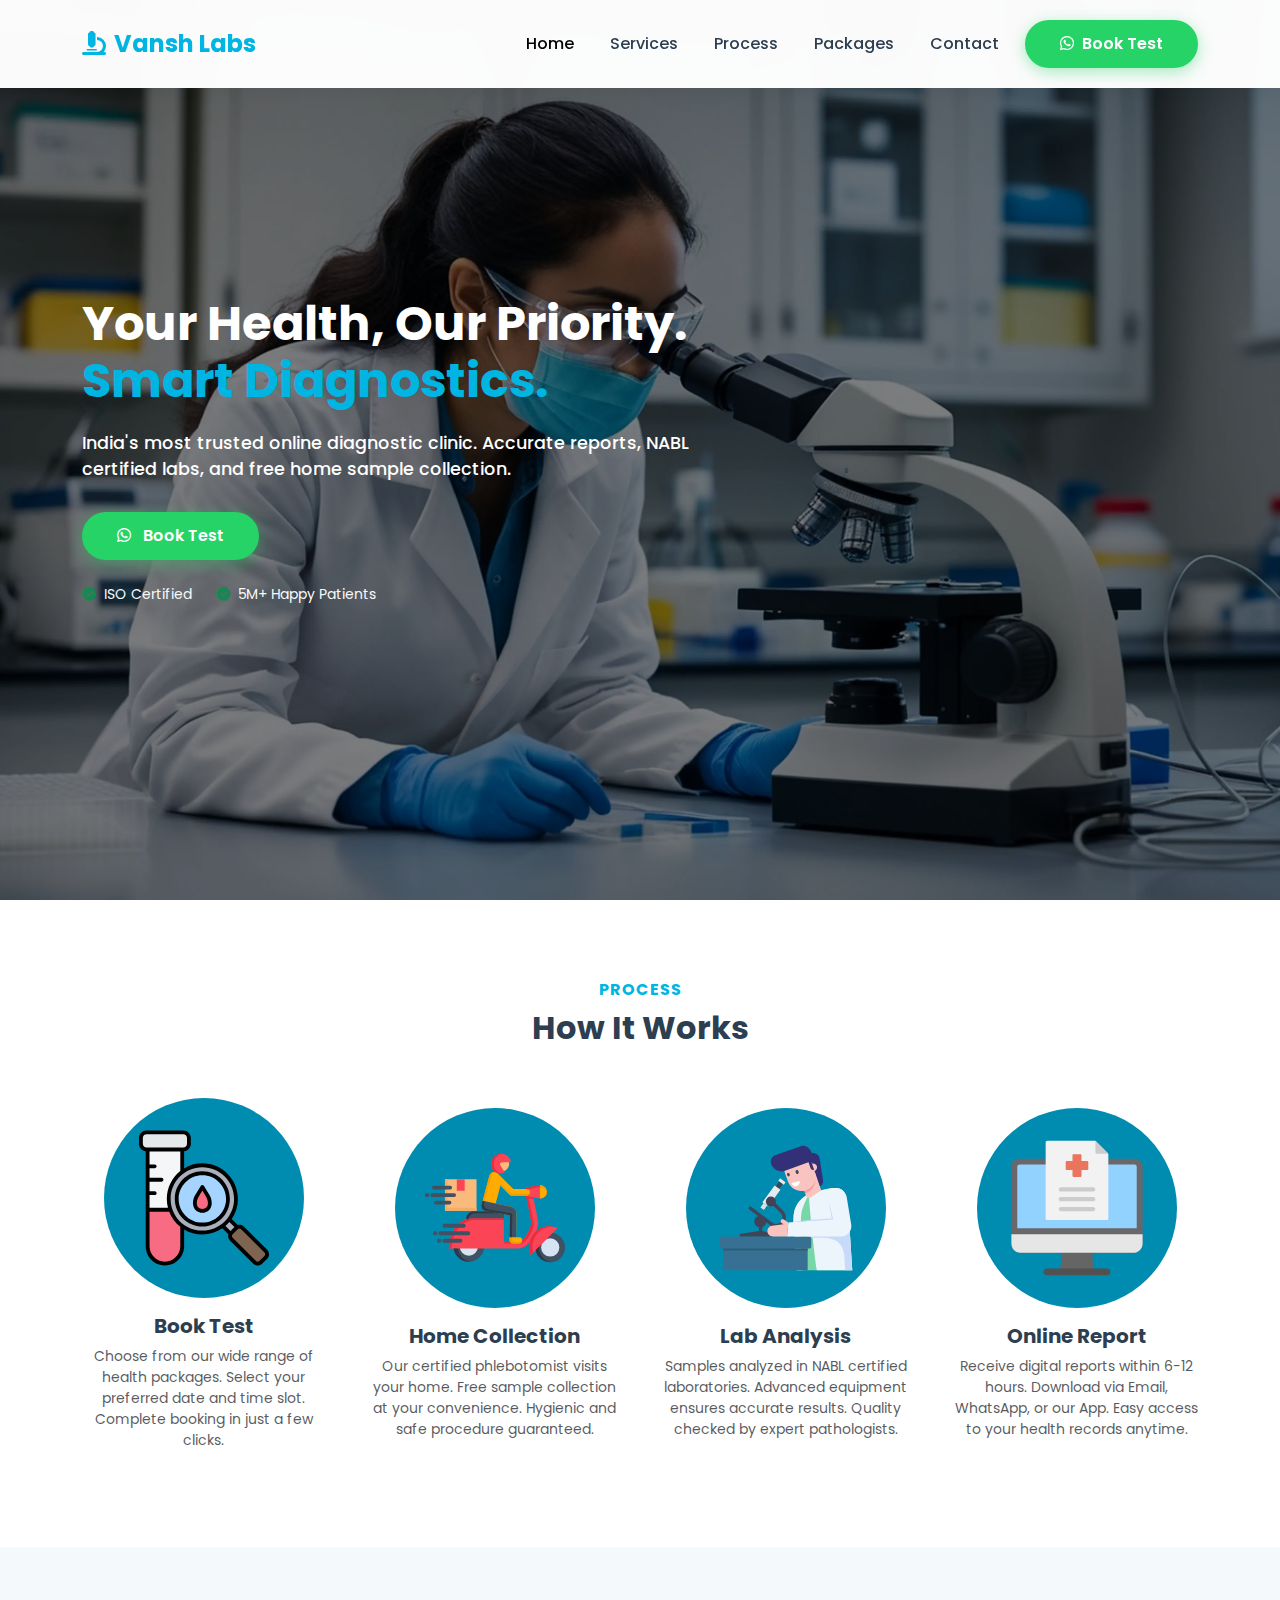
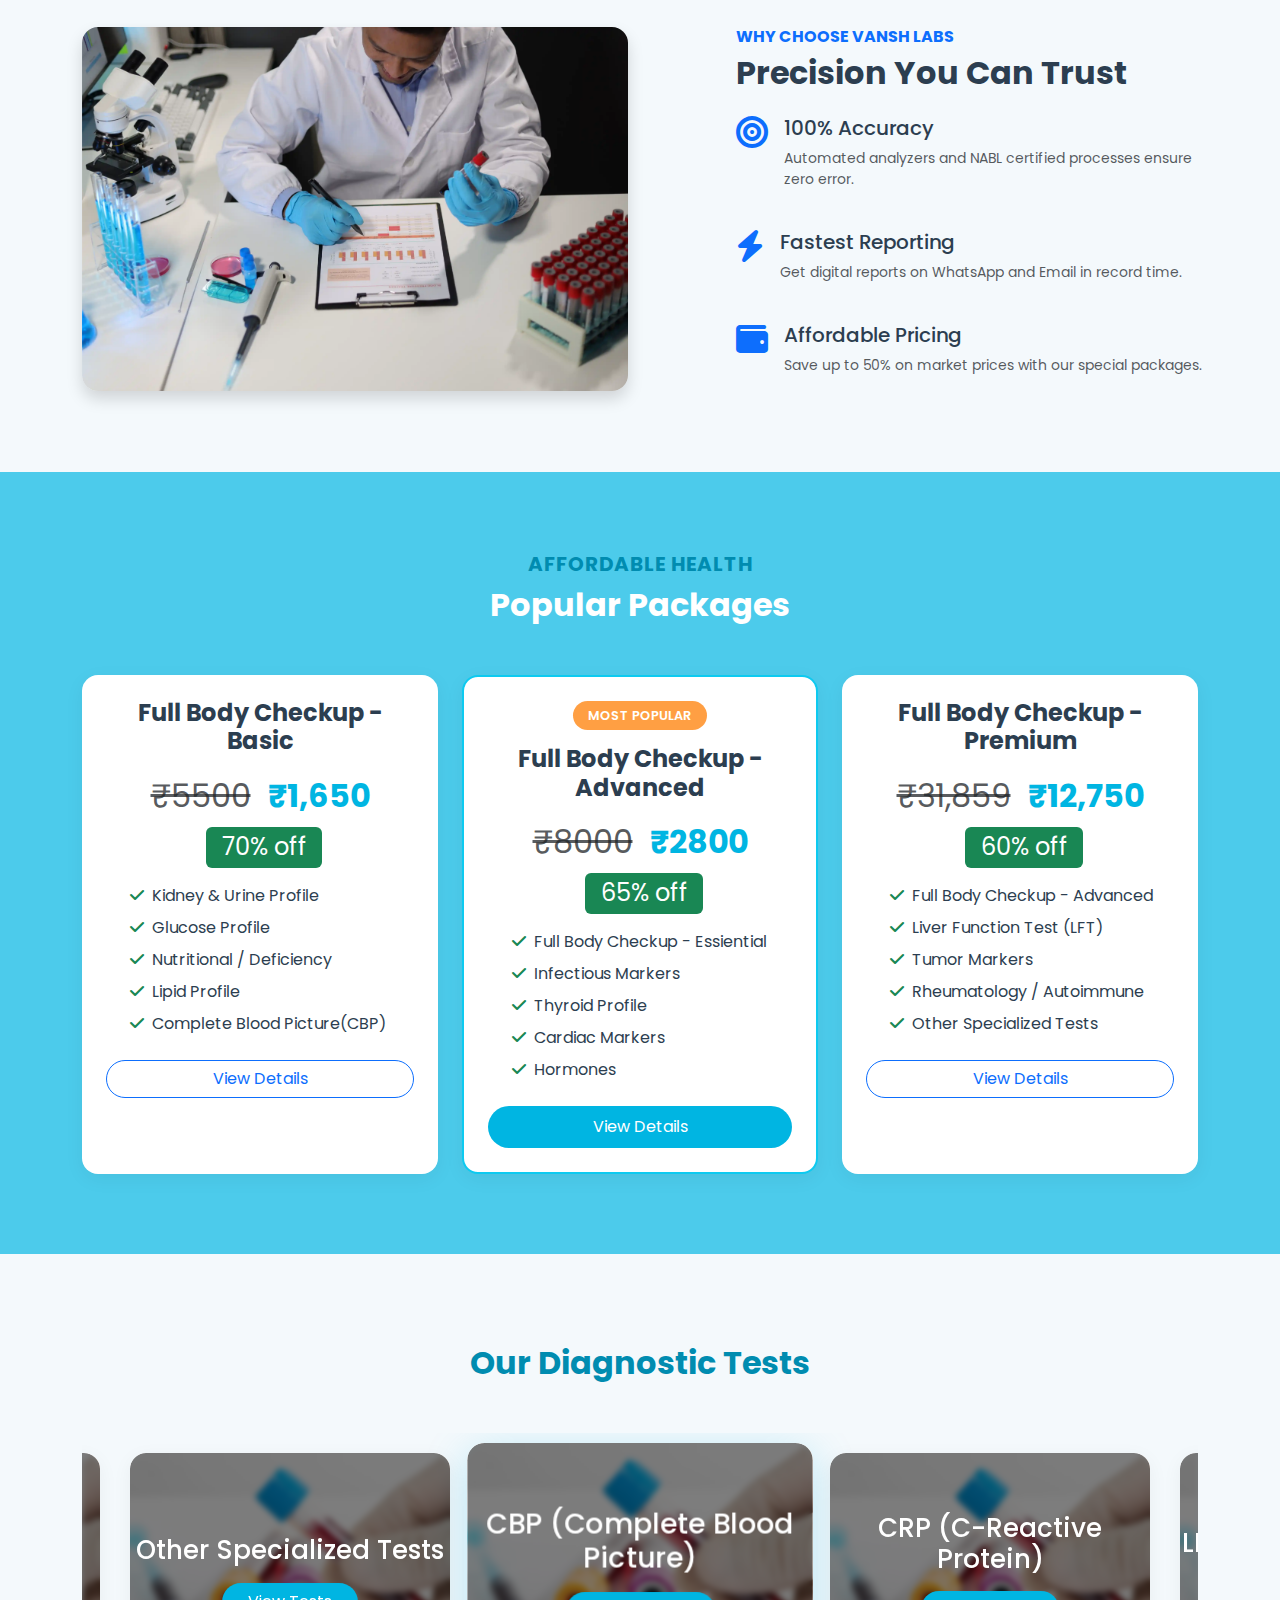
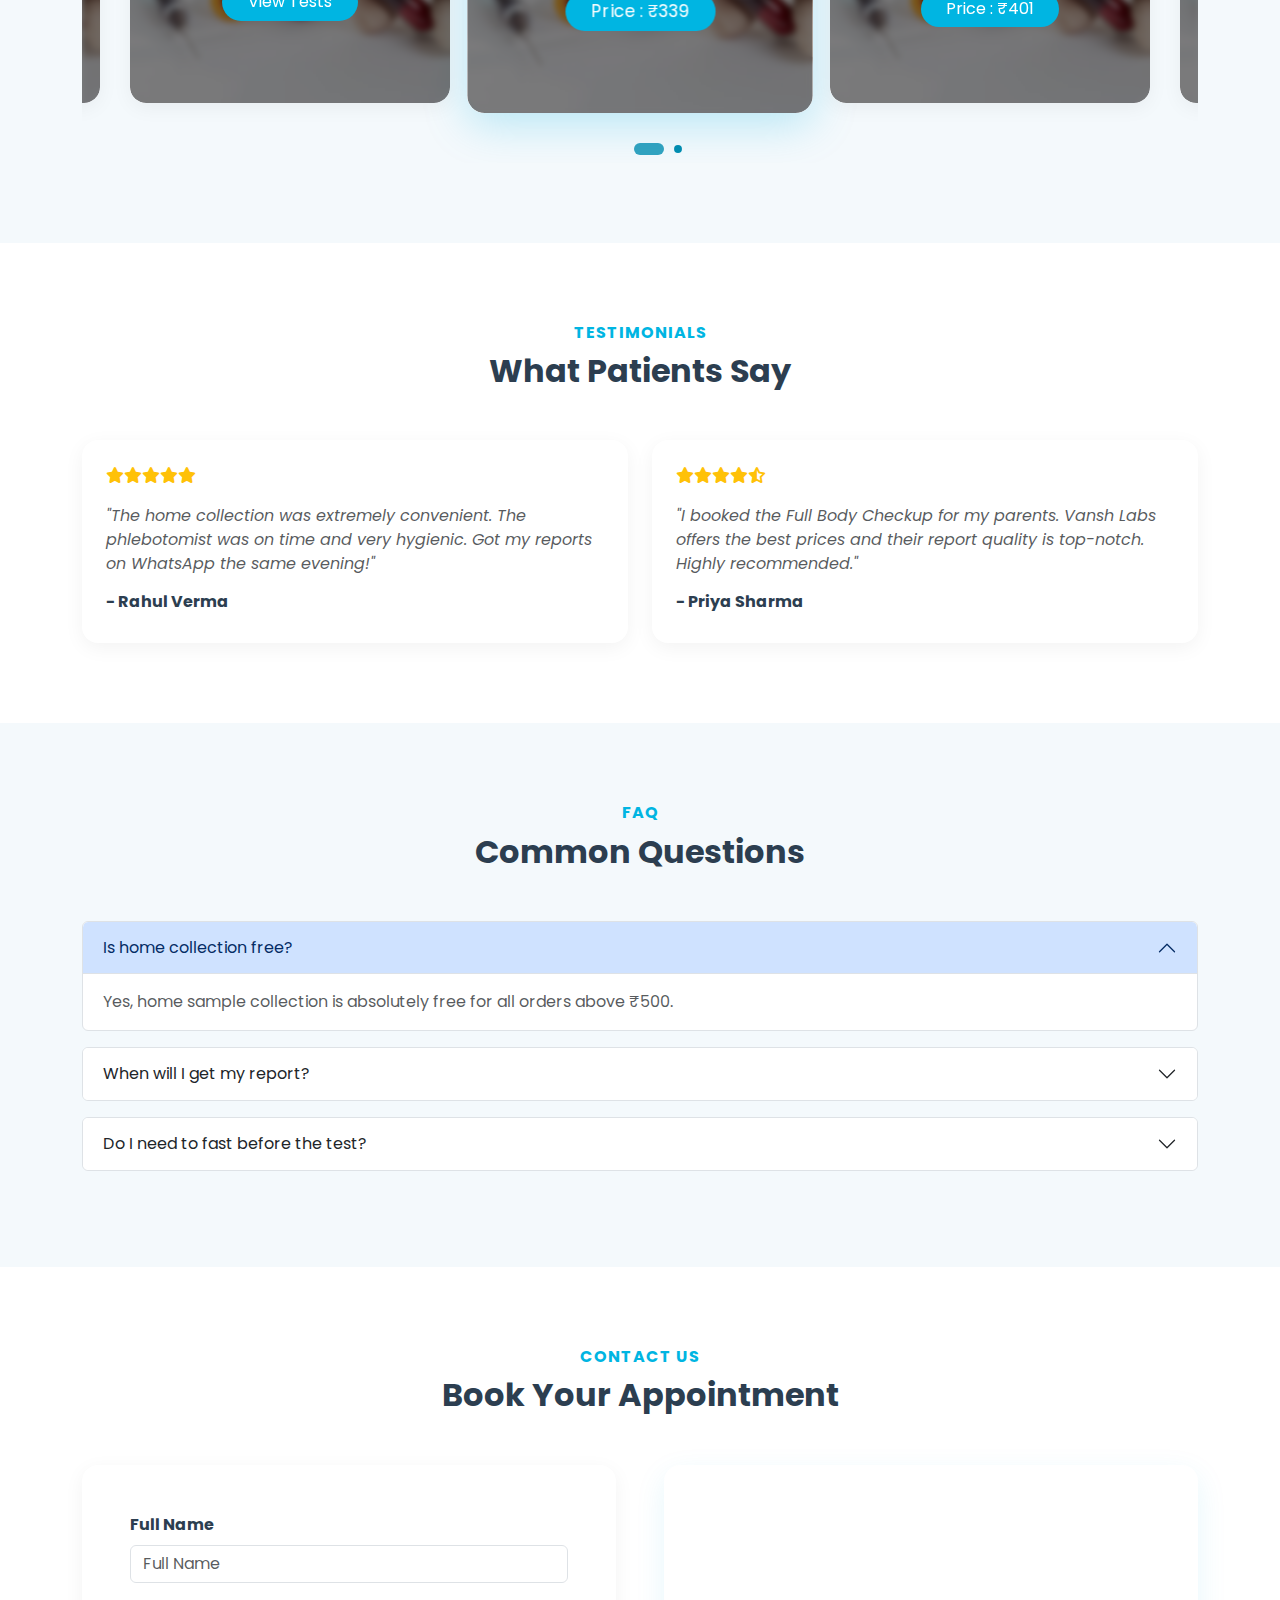
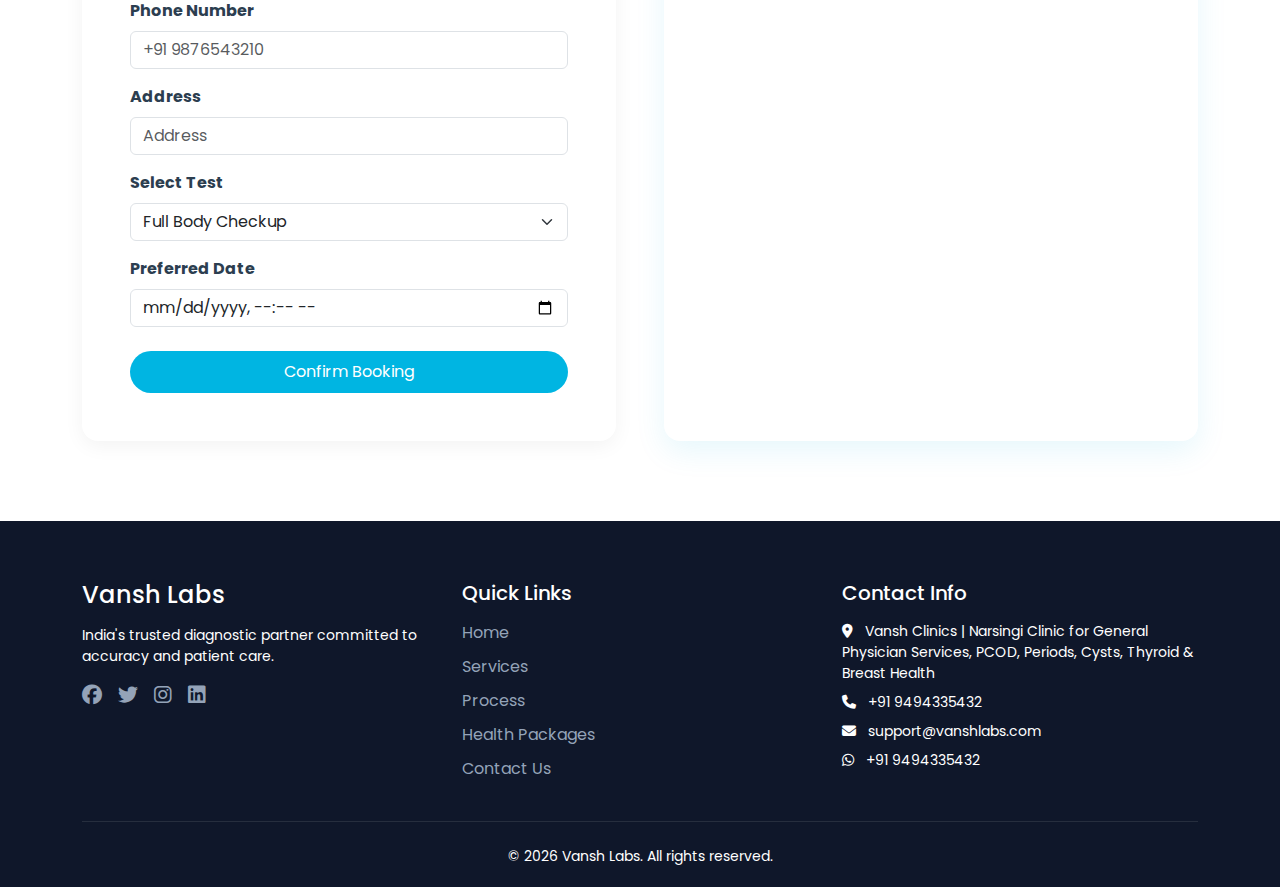
<file: v-0.0/index.html>
<!DOCTYPE html>
<html lang="en">

<head>
    <meta charset="UTF-8">
    <meta name="viewport" content="width=device-width, initial-scale=1.0">
    <meta name="description"
        content="Vansh Labs - India's leading diagnostic center. Book blood tests, full body checkups with free home collection.">
    <title>Vansh Labs | Advanced Diagnostics & Pathology</title>

    <link href="https://cdn.jsdelivr.net/npm/bootstrap@5.3.0/dist/css/bootstrap.min.css" rel="stylesheet">
    <link rel="stylesheet" href="https://cdnjs.cloudflare.com/ajax/libs/font-awesome/6.4.0/css/all.min.css">
    <link href="https://fonts.googleapis.com/css2?family=Poppins:wght@300;400;500;600;700&display=swap"
        rel="stylesheet">
    <link rel="stylesheet" href="https://cdn.jsdelivr.net/npm/swiper@11/swiper-bundle.min.css">
    <link rel="stylesheet" href="https://cdn.jsdelivr.net/npm/bootstrap-icons@1.13.1/font/bootstrap-icons.min.css">
    <link rel="stylesheet" href="assits/styles/style.css">
</head>

<body>

    <nav class="navbar navbar-expand-lg fixed-top" id="mainNav">
        <div class="container">
            <a class="navbar-brand" href="#">
                <i class="fas fa-microscope me-2"></i>Vansh Labs
            </a>
            <button class="navbar-toggler" type="button" data-bs-toggle="collapse" data-bs-target="#navbarNav">
                <span class="navbar-toggler-icon"></span>
            </button>
            <div class="collapse navbar-collapse" id="navbarNav">
                <ul class="navbar-nav ms-auto align-items-center">
                    <li class="nav-item"><a class="nav-link active" href="#hero">Home</a></li>
                    <li class="nav-item"><a class="nav-link" href="#services">Services</a></li>
                    <li class="nav-item"><a class="nav-link" href="#process">Process</a></li>
                    <li class="nav-item"><a class="nav-link" href="#packages">Packages</a></li>
                    <li class="nav-item"><a class="nav-link" href="#contact">Contact</a></li>
                    <li class="nav-item ms-lg-2">
                        <a href="https://wa.me/9494335432
" target="_blank" class="btn btn-main btn-whatsapp">
                            <i class="fab fa-whatsapp me-2"></i>Book Test
                        </a>
                    </li>
                </ul>
            </div>
        </div>
    </nav>

    <section id="hero">
        <div class="container h-100">
            <div class="row align-items-center h-100">
                <div class="col-lg-8 col-xl-7">
                    <h1 class="hero-title">Your Health, Our Priority.<br><span>Smart Diagnostics.</span></h1>
                    <p class="hero-subtitle">India's most trusted online diagnostic clinic. Accurate reports, NABL
                        certified labs, and free home sample collection.</p>
                    <div class="d-flex flex-wrap gap-2 justify-content-lg-start justify-content-center">
                        <!-- <a href="#contact" class="btn btn-main btn-primary-custom">
                            <i class="fas fa-calendar-check me-2"></i>Book Online
                        </a> -->
                        <a href="https://wa.me/919876543210" target="_blank" class="btn btn-main btn-whatsapp">
                            <i class="fab fa-whatsapp me-2"></i> Book Test
                        </a>
                    </div>
                    <div class="mt-4 d-flex gap-4 justify-content-lg-start justify-content-center text-light">
                        <small><i class="fas fa-check-circle text-success me-1"></i> ISO Certified</small>
                        <small><i class="fas fa-check-circle text-success me-1"></i> 5M+ Happy Patients</small>
                    </div>
                </div>
            </div>
        </div>
    </section>

    <!-- Process -->

    <section id="process" class="section-padding">
        <div class="container">
            <div class="section-header">
                <h6>Process</h6>
                <h2>How It Works</h2>
            </div>
            <div class="d-flex flex-column flex-lg-row justify-content-between align-items-center gap-md-5">
                <div class="steps">
                    <div class="step-circle mx-auto mb-3">
                        <svg id="fi_9401751" enable-background="new 0 0 512 512" height="512" viewBox="0 0 512 512"
                            width="512" xmlns="http://www.w3.org/2000/svg">
                            <g clip-rule="evenodd" fill-rule="evenodd">
                                <g>
                                    <g>
                                        <path
                                            d="m176.326 68.624h-126.471v364.141c0 34.779 28.456 63.235 63.235 63.235 34.78 0 63.236-28.455 63.236-63.235z"
                                            fill="#f4f6f8"></path>
                                        <path
                                            d="m180.032 16h-133.882c-11.476 0-20.835 9.36-20.835 20.835v20.954c0 11.476 9.36 20.835 20.835 20.835h133.882c11.475 0 20.835-9.36 20.835-20.835v-20.954c0-11.476-9.36-20.835-20.835-20.835z"
                                            fill="#e4e8eb"></path>
                                        <path
                                            d="m49.855 298.847v133.918c0 34.779 28.456 63.235 63.235 63.235 34.78 0 63.236-28.455 63.236-63.235v-133.918z"
                                            fill="#f76c82"></path>
                                    </g>
                                    <g>
                                        <g>
                                            <path d="m332.952 326.284h34.363v66.327h-34.363z" fill="#a9b0bb"
                                                transform="matrix(.707 -.707 .707 .707 -151.616 352.867)"></path>
                                            <ellipse cx="249.992" cy="259.307" fill="#a9b0bb" rx="122.952" ry="122.952"
                                                transform="matrix(.707 -.707 .707 .707 -110.137 252.72)"></ellipse>
                                            <ellipse cx="249.992" cy="259.307" fill="#a4d4ff" rx="93.712" ry="93.713"
                                                transform="matrix(.973 -.23 .23 .973 -52.889 64.373)">
                                            </ellipse>
                                            <path
                                                d="m355.897 383.779 18.567-18.567c6.133-6.133 16.168-6.133 22.301 0l85.321 85.321c6.133 6.133 6.133 16.168 0 22.301l-18.567 18.566c-6.133 6.133-16.168 6.133-22.301 0l-85.321-85.321c-6.132-6.132-6.133-16.167 0-22.3z"
                                                fill="#7e6451"></path>
                                        </g>
                                        <path
                                            d="m249.992 215.513 20.099 32.765c8.175 13.326 11.055 35.477 0 46.531-11.055 11.055-29.144 11.055-40.198 0-11.055-11.055-8.175-33.205 0-46.531z"
                                            fill="#f76c82"></path>
                                    </g>
                                </g>
                                <path
                                    d="m265.152 289.86c-4.047 4.02-9.411 6.241-15.152 6.241s-11.152-2.221-15.152-6.241c-8.141-8.13-5.976-26.511.988-37.92l14.164-23.041 14.117 23.041c7.011 11.409 9.129 29.79 1.035 37.92zm-9.223-78.011c-1.27-2.07-3.529-3.34-5.929-3.34-2.447 0-4.706 1.27-5.976 3.34l-20.093 32.76c-9.929 16.141-12.328 41.809.988 55.15 6.682 6.66 15.575 10.34 25.08 10.34 9.458 0 18.351-3.68 25.033-10.34 13.317-13.341 10.917-39.009 1.035-55.15zm221.207 256.03-18.587 18.57c-3.388 3.421-8.988 3.41-12.376 0l-85.311-85.321c-1.647-1.649-2.588-3.849-2.588-6.2 0-2.36.941-4.558 2.588-6.2l18.54-18.57c1.694-1.709 3.953-2.57 6.211-2.57 2.259 0 4.47.861 6.211 2.57l85.311 85.321c1.647 1.639 2.541 3.84 2.541 6.2.001 2.351-.893 4.561-2.54 6.2zm-128.367-124.209c-4.423 5.16-9.27 9.979-14.399 14.39l18.681 18.679 14.352-14.4zm-214.76-84.37c0 63.939 52.043 115.959 115.991 115.959 63.901 0 115.944-52.02 115.944-115.959 0-63.931-52.043-115.951-115.944-115.951-63.948 0-115.991 52.02-115.991 115.951zm35.292 173.459c0 31.01-25.222 56.24-56.231 56.24s-56.231-25.23-56.231-56.24v-126.919h71.806c8.423 21.879 22.587 40.929 40.656 55.27zm-136.978-374.979v-20.95c0-7.629 6.164-13.831 13.834-13.831h133.872c7.623 0 13.834 6.202 13.834 13.831v20.95c0 7.63-6.211 13.839-13.834 13.839h-133.872c-7.67 0-13.834-6.209-13.834-13.839zm87.711 201.52c0 11.24 1.459 22.139 4.141 32.539h-67.336v-46.52h18.963c3.859 0 6.964-3.131 6.964-6.999 0-3.86-3.106-7-6.964-7h-18.963v-35.12h43.808c3.859 0 6.964-3.13 6.964-7 0-3.871-3.106-7.001-6.964-7.001h-43.808v-35.129h18.963c3.859 0 6.964-3.131 6.964-7 0-3.86-3.106-6.999-6.964-6.999h-18.963v-47.451h112.462v71.869c-29.975 23.832-49.267 60.612-49.267 101.811zm366.984 186.28-85.311-85.321c-6.023-6.04-14.634-7.959-22.351-5.779l-22.022-22.029c14.258-20.852 22.586-46.041 22.586-73.151 0-71.651-58.301-129.95-129.919-129.95-24.375 0-47.196 6.74-66.677 18.449v-62.379c13.787-1.64 24.516-13.399 24.516-27.639v-20.951c0-15.35-12.47-27.829-27.81-27.829h-133.873c-15.387-.001-27.856 12.478-27.856 27.829v20.95c0 14.24 10.729 26 24.563 27.639v347.339c0 38.73 31.48 70.241 70.206 70.241s70.254-31.51 70.254-70.241v-61.948c19.481 11.71 42.302 18.451 66.677 18.451 27.104 0 52.278-8.351 73.124-22.611l22.022 22.03c-.565 2.011-.847 4.101-.847 6.25 0 6.091 2.353 11.81 6.635 16.1l85.311 85.321c4.47 4.43 10.305 6.65 16.093 6.65 5.835 0 11.67-2.221 16.14-6.65l18.54-18.57c4.282-4.29 6.682-10.01 6.682-16.1-.002-6.091-2.401-11.811-6.683-16.101zm-237.018-99.561c47.808 0 86.723-38.9 86.723-86.719 0-47.811-38.915-86.711-86.723-86.711s-86.723 38.9-86.723 86.711c.001 47.82 38.915 86.719 86.723 86.719zm0-187.429c-55.572 0-100.745 45.179-100.745 100.71 0 55.539 45.173 100.72 100.745 100.72 55.525 0 100.698-45.181 100.698-100.72.001-55.531-45.173-100.71-100.698-100.71z">
                                </path>
                            </g>
                        </svg>
                    </div>
                    <h5 class="fw-bold">Book Test</h5>
                    <p class="text-muted small">Choose from our wide range of health packages. Select your preferred
                        date and time slot. Complete booking in just a few clicks.</p>
                </div>
                <div class="steps">
                    <div class="step-circle mx-auto mb-3">
                        <svg id="fi_17627470" viewBox="0 0 512 512" xmlns="http://www.w3.org/2000/svg"
                            data-name="Layer 1">
                            <g fill-rule="evenodd">
                                <path
                                    d="m271.153 66.2a29.084 29.084 0 1 1 -20.553 35.639 29.079 29.079 0 0 1 20.553-35.639z"
                                    fill="#faba7b"></path>
                                <path d="m419.82 362.157a54 54 0 1 1 0 76.388 53.978 53.978 0 0 1 0-76.388z"
                                    fill="#3f5163"></path>
                                <path d="m120.905 357.645a55.732 55.732 0 1 1 0 78.8 55.714 55.714 0 0 1 0-78.8z"
                                    fill="#3f5163"></path>
                                <path d="m136.683 373.394a33.439 33.439 0 1 1 0 47.3 33.44 33.44 0 0 1 0-47.3z"
                                    fill="#d5e3f2"></path>
                                <path
                                    d="m175.509 269.071h113.031v47.621h-136.827v-23.792a23.869 23.869 0 0 1 23.8-23.825z"
                                    fill="#3f5163"></path>
                                <path
                                    d="m86.562 404.461h252.3c28.509 0 46.873-24.63 59.691-47.247a131.822 131.822 0 0 0 14.139-36.24 49.188 49.188 0 0 0 .316-20.376l-20.864-104.725h-15.174l-7.817 12.243 19.485 97.138a23.747 23.747 0 0 1 -.144 10.259 106.975 106.975 0 0 1 -11.494 29.458c-7.73 13.622-20.778 34.688-38.136 34.688h-50.324v-85.269h-114.84c-45.7 0-76.044 37.792-82.97 82.97z"
                                    fill="#fb4455"></path>
                                <path
                                    d="m397.748 223.98-24-3.995a15.34 15.34 0 0 1 -2.328-.6l-2.27-11.265 7.817-12.243h15.174z"
                                    fill="#e82e41"></path>
                                <path
                                    d="m374.814 180.526 40.982-6.811a36.978 36.978 0 0 1 5.92-.661 24.055 24.055 0 1 1 0 48.109 36.952 36.952 0 0 1 -5.92-.632l-40.982-6.811a7.015 7.015 0 0 1 -5.891-6.955v-19.313a7.007 7.007 0 0 1 5.891-6.926z"
                                    fill="#fb4455"></path>
                                <path
                                    d="m420.481 173.111c.4-.028.833-.057 1.235-.057a24.055 24.055 0 1 1 0 48.109c-.4 0-.833 0-1.235-.029z"
                                    fill="#ffab02"></path>
                                <path
                                    d="m323.055 186.561h48.426a12.143 12.143 0 1 1 0 24.285h-53.455a12.233 12.233 0 0 1 -8.593-3.564l-33.395-33.423-17.617 65.726 56.156 11.926c6.783 1.438 12.444 6.007 16.123 11.9 3.65 5.833 3.736 12.76 3.621 19.657l-1.121 79.664h10.864a11.639 11.639 0 0 1 0 23.278h-23.193a11.688 11.688 0 0 1 -11.671-11.639c0-.92-.057-1.811-.057-2.73.459-25.463.919-61.013 1.379-86.447.029-1.638-.6-3.248-2.213-3.535l-88.2-15.261a18.443 18.443 0 0 1 -12.99-22.474l28.193-106.3a18.352 18.352 0 0 1 31.757-7.041z"
                                    fill="#ffab02"></path>
                                <path
                                    d="m258.421 239.585 56.156 11.926c6.783 1.438 12.444 6.007 16.123 11.9 3.65 5.833 3.736 12.76 3.621 19.657l-1.121 79.664h10.864a11.639 11.639 0 0 1 0 23.278h-23.193a11.688 11.688 0 0 1 -11.671-11.639c0-.92-.057-1.811-.057-2.73.459-25.463.919-61.013 1.379-86.447.029-1.638-.6-3.248-2.213-3.535l-88.2-15.261a18.443 18.443 0 0 1 -12.99-22.474l3.822-14.4z"
                                    fill="#3f5163"></path>
                                <path
                                    d="m333.2 362.732h10.864a11.639 11.639 0 0 1 0 23.278h-23.193a11.688 11.688 0 0 1 -11.671-11.639c0-.92-.057-1.811-.057-2.73.057-2.874.115-5.834.172-8.909z"
                                    fill="#ffab02"></path>
                                <path
                                    d="m269.2 58.9a36.685 36.685 0 0 1 44.891 25.922c2.241 8.421-36.068.029-39.373 7.415-4.339 9.742 24.084 33.222 12.99 36.211-19.571 5.231-39.171-5.115-44.43-24.658a36.671 36.671 0 0 1 25.922-44.89z"
                                    fill="#fb4455"></path>
                            </g>
                            <path d="m72.997 151.011h115.502v115.502h-115.502z" fill="#faba7b"></path>
                            <path d="m116.336 151.011h28.825v41.873h-28.825z" fill="#fb4455"></path>
                            <path d="m434.362 376.7a33.439 33.439 0 1 1 0 47.3 33.44 33.44 0 0 1 0-47.3z" fill="#d5e3f2"
                                fill-rule="evenodd"></path>
                            <path d="m485.2 329.365-98.2 98.173c-28.423-62.047 36.153-126.624 98.2-98.173z"
                                fill="#fb4455" fill-rule="evenodd"></path>
                            <path
                                d="m188.499 255.018h-106.305v-11.783-14.169-13.219-14.169-13.22-14.197-23.25h-9.197v23.25 14.197 13.22 14.169 13.219 14.169 23.278h115.502z"
                                fill="#f5ad65" fill-rule="evenodd"></path>
                            <path
                                d="m217.813 230.992 24.744-93.373a18.135 18.135 0 0 1 14.169-13.22 18.328 18.328 0 0 0 -21.411 13.22l-24.371 91.907z"
                                fill="#ed9e00" fill-rule="evenodd"></path>
                            <path
                                d="m252.53 103.793a36.642 36.642 0 0 1 25.922-44.893 35.925 35.925 0 0 1 4.886-.949 36.649 36.649 0 0 0 -40.062 45.839 34.6 34.6 0 0 0 16.956 21.669c.661.374 1.322.69 2.012 1.006a36.738 36.738 0 0 0 19.944 3.047 34.783 34.783 0 0 1 -25.721-16.439 35.812 35.812 0 0 1 -3.937-9.283z"
                                fill="#e82e41" fill-rule="evenodd"></path>
                            <path
                                d="m114.3 341.292a99.363 99.363 0 0 1 9.4-13.191 83.088 83.088 0 0 1 15.461-14.2 72.977 72.977 0 0 1 12.559-7.127 74.843 74.843 0 0 1 30.9-6.467h105.92v-5.92h-114.84a76.674 76.674 0 0 0 -21.986 3.133 75.6 75.6 0 0 0 -28.914 16.38 88.062 88.062 0 0 0 -12.674 14.2 103.223 103.223 0 0 0 -7.99 13.191 117.785 117.785 0 0 0 -6.035 14.2 126.324 126.324 0 0 0 -3.736 13.192c-.661 2.874-1.207 5.747-1.638 8.679l-.862 5.518-3.305 21.583h9.829l3.247-21.181a2.223 2.223 0 0 1 .058-.4 121.93 121.93 0 0 1 3.075-14.2 118.818 118.818 0 0 1 4.483-13.192 112.49 112.49 0 0 1 7.041-14.2z"
                                fill="#e82e41" fill-rule="evenodd"></path>
                            <path
                                d="m377 344.971c-5 8.794-12.214 20.692-21.381 28.02a11.212 11.212 0 0 1 .086 1.38 11.7 11.7 0 0 1 -8.507 11.208h.575c17.358 0 30.406-21.066 38.137-34.659a107.721 107.721 0 0 0 11.5-29.458 23.747 23.747 0 0 0 .144-10.259l-19.428-96.937-3.305-.546a7.109 7.109 0 0 1 -4.627-2.874h-.494l18.939 94.408a23.747 23.747 0 0 1 -.144 10.259 106.975 106.975 0 0 1 -11.495 29.458z"
                                fill="#e82e41" fill-rule="evenodd"></path>
                            <path d="m317.739 385.579a11.763 11.763 0 0 1 -7.243-5.92h-21.956v5.92z" fill="#e82e41"
                                fill-rule="evenodd"></path>
                            <path
                                d="m50.667 382.878a7.1 7.1 0 1 1 0-14.2h1.782a7.1 7.1 0 0 1 0 14.2zm20.548-54.778a7.1 7.1 0 0 1 0-14.2h70.325a7.1 7.1 0 0 1 0 14.2zm-35 27.388a7.1 7.1 0 0 1 0-14.2h1.811a7.1 7.1 0 0 1 0 14.2zm19.629 0a7.1 7.1 0 1 1 0-14.2h102.479a7.1 7.1 0 1 1 0 14.2zm14.427 27.389a7.1 7.1 0 1 1 0-14.2h59.289a7.1 7.1 0 0 1 0 14.2z"
                                fill="#3f5163"></path>
                            <path
                                d="m7.1 215.847a7.085 7.085 0 1 1 0-14.169h1.81a7.085 7.085 0 1 1 0 14.169zm25.577-27.389a7.1 7.1 0 0 1 0-14.2h59.288a7.1 7.1 0 0 1 0 14.2zm7.472 54.777a7.085 7.085 0 1 1 0-14.169h49.258a7.085 7.085 0 1 1 0 14.169zm-13.449-27.388a7.085 7.085 0 0 1 0-14.169h79.52a7.085 7.085 0 1 1 0 14.169z"
                                fill="#3f5163"></path>
                            <path
                                d="m318 362.732h-8.679c-.057 3.075-.115 6.035-.172 8.909 0 .919.057 1.81.057 2.73a11.42 11.42 0 0 0 1.293 5.288 11.763 11.763 0 0 0 7.243 5.92 11.159 11.159 0 0 0 3.132.431h23.193a11.308 11.308 0 0 0 3.132-.431 11.726 11.726 0 0 0 6.926-5.374 9.529 9.529 0 0 1 -1.293.086h-23.195a11.947 11.947 0 0 1 -3.794-.632 11.763 11.763 0 0 1 -7.843-11.036c0-.891-.086-1.81-.057-2.73 0-1.035.029-2.1.057-3.161z"
                                fill="#ed9e00" fill-rule="evenodd"></path>
                            <path
                                d="m309.318 362.732h8.682c.431-25.176.862-58.858 1.294-83.286.028-1.61-.6-3.248-2.185-3.535l-28.569-4.911-11.007-1.926-48.627-8.421a18.392 18.392 0 0 1 -12.99-22.473l1.9-7.185-6.869-1.466-3.822 14.4a18.443 18.443 0 0 0 12.99 22.474l15.548 2.673 52.88 9.168 19.772 3.42c1.61.287 2.242 1.9 2.213 3.535-.4 22.589-.8 53.138-1.207 77.538z"
                                fill="#2c3947" fill-rule="evenodd"></path>
                            <path
                                d="m311.272 200.442-33.394-33.423-1.84 6.84 33.395 33.423a12.233 12.233 0 0 0 8.593 3.564h53.455a12.161 12.161 0 0 0 12.156-12.157 1.882 1.882 0 0 0 -.029-.4 12.122 12.122 0 0 1 -10.288 5.719h-53.455a12.235 12.235 0 0 1 -8.593-3.564z"
                                fill="#ed9e00" fill-rule="evenodd"></path>
                            <path
                                d="m158.726 295.8a23.87 23.87 0 0 1 23.566-20.491h89.32l-35.952-6.236h-60.151a23.869 23.869 0 0 0 -23.8 23.825v4.627a69.364 69.364 0 0 1 7.013-1.725z"
                                fill="#2c3947" fill-rule="evenodd"></path>
                            <path
                                d="m396.11 418.456c-14.312-48.4 24.715-95.068 71.733-94.694-22.905-4.426-44.92 2.73-61.186 16.611a75.614 75.614 0 0 0 -25.032 41.643 72.447 72.447 0 0 0 5.375 45.522z"
                                fill="#e82e41" fill-rule="evenodd"></path>
                            <path
                                d="m432.436 438.545a54.008 54.008 0 0 1 -15.749-40.694l-11.869 11.9a54 54 0 0 0 59.49 44.229 53.694 53.694 0 0 1 -31.872-15.433z"
                                fill="#2c3947" fill-rule="evenodd"></path>
                            <path
                                d="m135.016 436.447a55.5 55.5 0 0 1 -15.835-31.986h-14.111a55.776 55.776 0 0 0 62.306 47.879 55.3 55.3 0 0 1 -32.36-15.893z"
                                fill="#2c3947" fill-rule="evenodd"></path>
                            <path
                                d="m375.447 187.222 40.753-6.782c1.437-.23 2.846-.46 4.283-.575v-6.754a42.951 42.951 0 0 0 -4.685.6l-40.982 6.811a6.98 6.98 0 0 0 -5.834 6.035h2.5a12.093 12.093 0 0 1 3.966.661z"
                                fill="#e82e41" fill-rule="evenodd"></path>
                            <path
                                d="m422.147 179.779a24.1 24.1 0 0 1 23.566 19.169c.029-.6.058-1.207.058-1.839a24.064 24.064 0 0 0 -24.055-24.055c-.4 0-.833.029-1.235.057v6.754a16.307 16.307 0 0 1 1.666-.086z"
                                fill="#ed9e00" fill-rule="evenodd"></path>
                        </svg>
                    </div>
                    <h5 class="fw-bold">Home Collection</h5>
                    <p class="text-muted small">Our certified phlebotomist visits your home. Free sample collection
                        at your convenience. Hygienic and safe procedure guaranteed.</p>
                </div>
                <div class="steps">
                    <div class="step-circle mx-auto mb-3">
                        <svg id="fi_6401547" enable-background="new 0 0 72 72" height="512" viewBox="0 0 72 72"
                            width="512" xmlns="http://www.w3.org/2000/svg">
                            <g id="_x38_6">
                                <g>
                                    <g>
                                        <path
                                            d="m52.0283737 25.2688389h-3.0555305l-3.2176781-16.5574417 3.2627907-.9281712c1.9558601-.5589271 3.9657936.7208834 4.281292 2.7308207l1.7600441 11.2109137c.2922248 1.8613681-1.1467515 3.5438785-3.0309182 3.5438785z"
                                            fill="#333077"></path>
                                    </g>
                                </g>
                                <g>
                                    <g>
                                        <path
                                            d="m70.095932 68h-28.5632362l-1.2157669-18.5726891c-.2073784-1.9380379-.7365875-5.7496872-.4076424-9.6901894.371891-4.4697113 2.9893341-8.345787 6.7939568-10.4556293.9440079-.5292072 1.9523544-.9438763 3.0250854-1.2300434l4.3338737-1.1584568c.0071144-.0071602.0142708-.0071602.0142708-.0071602l1.7163849-.4577942c3.5042267-.7795811 8.3172417-1.59478 10.1337166 1.4947319 1.0226593 1.7377758 1.766449 7.1157436 2.3528366 13.5950756.8081284 8.968052 1.3087464 20.0457726 1.8165207 26.4821549z"
                                            fill="#78d7a6"></path>
                                    </g>
                                </g>
                                <g>
                                    <g>
                                        <path
                                            d="m47.1093712 30.1447086s-2.6724243 5.6942196-3.0453033 7.7398701c-1.3502312 7.4075661.4293746 30.1154213.4293746 30.1154213h-2.9607468l-1.2157669-18.5726891c-.2073784-1.9380379-.7365875-5.7496872-.4076424-9.6901894.371891-4.4697113 2.9893341-8.345787 6.7939568-10.4556293z"
                                            fill="#edf5fc"></path>
                                    </g>
                                </g>
                                <g>
                                    <g>
                                        <path
                                            d="m70.095932 68h-18.2538071c-1.4875336-9.5903206-4.0446777-35.6934242-3.9445877-37.0736198.1144485-1.6377296 5.8070869-3.8975525 6.1646652-4.0333881.0071144-.0071602.0142708-.0071602.0142708-.0071602l1.7163849-.4577942c3.5042267-.7795811 8.3172417-1.59478 10.1337166 1.4947319 1.0226593 1.7377758 1.766449 7.1157436 2.3528366 13.5950756.8081284 8.9680519 1.3087464 20.0457725 1.8165207 26.4821548z"
                                            fill="#edf5fc"></path>
                                    </g>
                                </g>
                                <g>
                                    <g>
                                        <path
                                            d="m70.095932 68h-3.5114288c-.1358795-.5292053-.2073822-1.0870438-.2574463-1.6162567-.2002182-2.2098846-.1287231-4.441246-.4648209-6.6366425-.3361511-2.1955719-1.1371155-4.4124413-2.7748032-5.9071732-2.2956581-2.1025124-5.678318-2.3672028-8.7892647-2.5245132-3.3540688 0-6.5579453-.2790108-9.8691063.4862556 4.2766037-2.088192 8.3887367-4.6127052 12.5509338-6.9154816 2.4816055-1.3658791 5.0203896-2.7532349 7.8095093-3.2754555 1.1370697-.2145844 2.3385239-.2573586 3.4899063-.0928879.8081285 8.9680521 1.3087465 20.0457727 1.8165208 26.482155z"
                                            fill="#c7dafa"></path>
                                    </g>
                                </g>
                                <g>
                                    <g>
                                        <path
                                            d="m47.948307 56.8199883h-44.9814608c-.5869548 0-1.0627759-.4758224-1.0627759-1.0627747v-4.0740509c0-.586956.475821-1.0627785 1.0627759-1.0627785h44.9814608c.586956 0 1.0627747.4758224 1.0627747 1.0627785v4.0740509c0 .5869522-.4758186 1.0627747-1.0627747 1.0627747z"
                                            fill="#387094"></path>
                                    </g>
                                </g>
                                <g>
                                    <g>
                                        <path d="m3.78 56.822h43.36v11.178h-43.36z" fill="#387094"></path>
                                    </g>
                                </g>
                                <g>
                                    <g>
                                        <path d="m3.781 56.819h43.357v1.044h-43.357z" fill="#315a79"></path>
                                    </g>
                                </g>
                                <g>
                                    <g>
                                        <g>
                                            <path d="m29.371 21.677h2.193v10.863h-2.193z" fill="#424357"
                                                transform="matrix(.809 .588 -.588 .809 21.757 -12.732)"></path>
                                        </g>
                                    </g>
                                    <g>
                                        <g>
                                            <path d="m26.663 24.461h3.695v10.679h-3.695z" fill="#e6ecec"
                                                transform="matrix(.809 .588 -.588 .809 22.966 -11.068)"></path>
                                        </g>
                                    </g>
                                    <g>
                                        <g>
                                            <path d="m23.471 33.858h2.193v2.74h-2.193z" fill="#dce0e3"
                                                transform="matrix(.809 .588 -.588 .809 25.403 -7.712)"></path>
                                        </g>
                                    </g>
                                    <g>
                                        <g>
                                            <path d="m32.201 21.592h3.433v1.538h-3.433z" fill="#e6ecec"
                                                transform="matrix(.809 .588 -.588 .809 19.626 -15.667)"></path>
                                        </g>
                                    </g>
                                    <g>
                                        <g>
                                            <g>
                                                <path
                                                    d="m28.0124531 44.9654427-10.8883839-8.2299652c-.3693619-.279274-.4426613-.8054695-.1633873-1.1748314.2792721-.3697701.8046513-.4430695 1.1748314-.1633873l10.8728237 8.2184982c1.3140583.9467468 3.1219654.8005562 4.2816448-.3587151 1.2972679-1.2976799 1.2972679-3.4090157 0-4.7062874l-5.1759758-5.1759758c-.3275928-.3275909-.3275928-.8582954 0-1.1858864.3275948-.3275948.8582954-.3275948 1.1858883 0l5.1759739 5.1759758c1.9512291 1.9512253 1.9512291 5.1264267 0 7.078064-1.749218 1.749218-4.4678802 1.9591103-6.4634151.5225106z"
                                                    fill="#424357"></path>
                                            </g>
                                        </g>
                                    </g>
                                    <g>
                                        <g>
                                            <circle cx="22.749" cy="42.915" fill="#424357" r="3.075"></circle>
                                        </g>
                                    </g>
                                    <g>
                                        <g>
                                            <path d="m22.068 45.07h1.747v2.702h-1.747z" fill="#424357"></path>
                                        </g>
                                    </g>
                                    <g>
                                        <g>
                                            <path
                                                d="m29.3009872 50.6203842h-17.0872697v-1.2055435l9.8540086-1.642334h1.7471638l5.4860973 1.642334z"
                                                fill="#424357"></path>
                                        </g>
                                    </g>
                                    <g>
                                        <g>
                                            <circle cx="28.218" cy="32.712" fill="#424357" r="2.567"></circle>
                                        </g>
                                    </g>
                                </g>
                                <g>
                                    <g>
                                        <g>
                                            <path
                                                d="m54.0764732 26.8858318-5.3472748 3.7431393c-.9211121.6447849-2.2031822.1946926-2.519104-.8843727l-.3721581-1.2711468-2.2241631-7.5520611 6.7653694-2.6317177.6579285-.2575302z"
                                                fill="#f9c4c0"></path>
                                        </g>
                                    </g>
                                    <g>
                                        <g>
                                            <path
                                                d="m51.0513878 21.4505959c0 3.0250854-1.8808556 5.8642235-4.8988266 6.9297962-.1072464.0357914-.2073784.0715847-.3146248.0930595l-2.2241631-7.5520611 6.7653694-2.6317177.2502861.7008381c.2860795.815197.421959 1.644888.421959 2.460085z"
                                                fill="#fd9997"></path>
                                        </g>
                                    </g>
                                    <g>
                                        <g>
                                            <path
                                                d="m51.2802429 19.8987694c0 3.0250854-1.8808556 5.8642235-4.8988266 6.9297943-3.8332138 1.3588982-8.0383186-.6507263-9.3899689-4.4768677l-1.5375557-4.3338718c-1.3516502-3.8331242.6507721-8.0383177 4.4840279-9.3898812 3.83321-1.3587217 8.0311584.6507273 9.3899231 4.4840269l1.5304413 4.326539c.2860794.8153726.4219589 1.644888.4219589 2.4602605z"
                                                fill="#f9c4c0"></path>
                                        </g>
                                    </g>
                                    <g>
                                        <g>
                                            <path
                                                d="m38.7805862 23.1356525c.4382744 1.2038383 1.5492249 1.9539795 2.63908 1.7060032 1.089859-.2479763 1.7669182-1.4049473 1.6411896-2.6799011z"
                                                fill="#fff"></path>
                                        </g>
                                    </g>
                                    <g>
                                        <g>
                                            <path
                                                d="m42.4741516 17.2579327c.1810913.547327-.002449 1.097805-.4144554 1.2341232-.4061127.1343708-.8817596-.1980038-1.0628548-.7453308-.179142-.5414352.0044022-1.0919132.4105148-1.2262821.4120026-.1363182.8876534.1960544 1.0667954.7374897z"
                                                fill="#424357"></path>
                                        </g>
                                    </g>
                                    <g>
                                        <g>
                                            <path
                                                d="m37.8930702 18.6331673c.1600838.4838276-.0021667.9704418-.3663712 1.0909443-.3589973.1187801-.7794647-.1750317-.9395485-.6588593-.1583595-.4786205.003891-.9652348.3628883-1.0840149.3642045-.1205044.7846719.1733093.9430314.6519299z"
                                                fill="#424357"></path>
                                        </g>
                                    </g>
                                </g>
                                <g>
                                    <g>
                                        <path
                                            d="m49.0847588 7.3596377 1.6498451 3.9961476-14.9042892 5.4000149c-2.8812828 1.1895657-6.1813602-.1818466-7.3709259-3.0631323l-.0000019-.0000086c-.7725124-1.8711252.1180916-4.0142155 1.9892159-4.786727l13.1404552-4.6718006c1.9842986-.8192355 4.4448089.5801011 5.4957008 3.125506z"
                                            fill="#333077"></path>
                                    </g>
                                </g>
                                <g>
                                    <g>
                                        <path
                                            d="m51.8588142 14.4640007c.3745766 1.0585184-.1651649 2.212965-1.2236404 2.5875263l-1.3503036-3.815836c1.0584754-.3745612 2.2041435.1832877 2.573944 1.2283097z"
                                            fill="#f9c4c0"></path>
                                    </g>
                                </g>
                                <g>
                                    <g>
                                        <path
                                            d="m48.8045998 11.5934572 1.6474037 4.8039122-.0979347.0335846c-.695858.2386322-1.4503517-.130579-1.6871796-.8211851l-1.2178917-3.5514345z"
                                            fill="#333077"></path>
                                    </g>
                                </g>
                                <g>
                                    <g>
                                        <path
                                            d="m57.5401726 30.5256481c-.4882278-2.2823772 1.0777359-4.4948349 3.392601-4.7931995h.0000038c3.2118073-.4139729 6.1141815 1.9496384 6.3591766 5.1787357l2.2472687 13.5579662c.5338974 3.221035-1.9505997 6.1512337-5.2155762 6.1512337h-27.8052482l.6800079-7.1448631 22.6978188-1.9357567z"
                                            fill="#edf5fc"></path>
                                    </g>
                                </g>
                                <g>
                                    <g>
                                        <path
                                            d="m39.8143349 43.2524529c1.6650391-.2412109 3.3310547-.470459 5.0012207-.6525879 1.6694336-.1890869 3.3378906-.3912354 5.0112305-.5361328l5.0175781-.463501 5.0244141-.3807373-.2868653.3874511c-.2834473-1.427002-.5327148-2.8613281-.8007813-4.291626-.2553711-1.4331055-.4968262-2.8690186-.7106934-4.3109131.3945313 1.4031982.7617188 2.8122559 1.1149902 4.2243652.3405762 1.4147949.6999512 2.8255615 1.0251465 4.2436523l.0808105.3526611-.3679199.0349121-5.0163574.475708-5.0236816.3927002c-1.673584.140625-3.3520508.223999-5.029541.3201904-1.6770019.1033938-3.357666.1595461-5.0395507.2038577z"
                                            fill="#c7dafa"></path>
                                    </g>
                                </g>
                                <g>
                                    <g>
                                        <path
                                            d="m37.1988678 43.4773598-.6794052 7.1443748h-7.3374806c-1.5447121 0-2.7819576-1.272995-2.7390499-2.8176613.0214767-.6723785.2860794-1.2873116.7080383-1.7594261.421917-.4647789 1.0083485-.7865639 1.6734352-.8796234l5.9071732-.7794075-1.0155029-.6652184c-.4076424-.2716751-.5721169-.7865639-.400486-1.2515182.1573143-.4289856.5649567-.6865196.9869156-.6865196.200222 0 .400486.0572701.5792732.1718063z"
                                            fill="#f9c4c0"></path>
                                    </g>
                                </g>
                            </g>
                        </svg>
                    </div>
                    <h5 class="fw-bold">Lab Analysis</h5>
                    <p class="text-muted small">Samples analyzed in NABL certified laboratories. Advanced equipment
                        ensures accurate results. Quality checked by expert pathologists.</p>
                </div>
                <div class="steps">
                    <div class="step-circle mx-auto mb-3">
                        <svg id="fi_4434338" enable-background="new 0 0 512 512" height="512" viewBox="0 0 512 512"
                            width="512" xmlns="http://www.w3.org/2000/svg">
                            <g clip-rule="evenodd" fill-rule="evenodd">
                                <g>
                                    <path
                                        d="m313.935 420.087c-38.042 0-78.969 0-116.956 0 2.55 22.133.233 48.047-4.546 69.723h126.717c-5.085-21.676-7.764-47.59-5.215-69.723z"
                                        fill="#656565"></path>
                                    <path
                                        d="m145.552 502c-6.732 0-12.19-5.458-12.19-12.19s5.458-12.19 12.19-12.19h220.48c6.732 0 12.19 5.458 12.19 12.19s-5.458 12.19-12.19 12.19z"
                                        fill="#515151"></path>
                                    <path
                                        d="m495.905 385.642c0 19.024-15.421 34.445-34.446 34.445h-410.918c-19.025 0-34.445-15.421-34.445-34.445 0-93.538 0-187.076 0-280.614 0-16.114 13.143-29.257 29.257-29.257h421.296c16.114 0 29.257 13.143 29.257 29.257-.001 93.538-.001 187.076-.001 280.614z"
                                        fill="#6a676b"></path>
                                    <path
                                        d="m474.45 330.116v-225.088c0-4.272-3.53-7.802-7.802-7.802-140.432 0-280.864 0-421.296 0-4.272 0-7.802 3.531-7.802 7.802v225.088z"
                                        fill="#92d2fe"></path>
                                    <path
                                        d="m50.541 420.087h146.438 116.956 147.524c19.025 0 34.446-15.421 34.446-34.445 0 0 0-13.267 0-34.071h-479.81v34.071c0 19.024 15.421 34.445 34.446 34.445z"
                                        fill="#e6e6e6"></path>
                                </g>
                                <g>
                                    <path
                                        d="m147.295 10h173.671c1.625 0 3.023.579 4.171 1.728l43.739 43.739c1.149 1.149 1.728 2.547 1.728 4.171v234.709c0 3.249-2.65 5.899-5.899 5.899h-217.41c-3.249 0-5.899-2.65-5.899-5.899v-278.448c0-3.249 2.65-5.899 5.899-5.899z"
                                        fill="#f2f2f2"></path>
                                    <path
                                        d="m323.41 10.511c.626.286 1.203.692 1.728 1.216l43.739 43.739c.525.524.93 1.101 1.217 1.728h-43.734c-1.625 0-2.95-1.325-2.95-2.95z"
                                        fill="#ccc"></path>
                                    <path
                                        d="m315.027 180.121c4.334 0 7.85 3.515 7.85 7.849s-3.515 7.85-7.85 7.85h-118.054c-4.335 0-7.85-3.515-7.85-7.85 0-4.334 3.515-7.849 7.85-7.849zm0 71.811c4.334 0 7.85 3.515 7.85 7.849s-3.515 7.85-7.85 7.85h-118.054c-4.335 0-7.85-3.515-7.85-7.85 0-4.334 3.515-7.849 7.85-7.849zm0-35.906c4.334 0 7.85 3.515 7.85 7.85 0 4.334-3.515 7.85-7.85 7.85h-118.054c-4.335 0-7.85-3.515-7.85-7.85s3.515-7.85 7.85-7.85z"
                                        fill="#ccc"></path>
                                    <path
                                        d="m242.458 59.641h27.085c1.625 0 2.95 1.325 2.95 2.949v21.854h21.854c1.625 0 2.95 1.325 2.95 2.949v27.085c0 1.625-1.325 2.95-2.95 2.95h-21.854v21.854c0 1.624-1.325 2.949-2.95 2.949h-27.085c-1.625 0-2.95-1.325-2.95-2.949v-21.854h-21.854c-1.624 0-2.949-1.325-2.949-2.95v-27.084c0-1.624 1.325-2.949 2.949-2.949h21.854v-21.854c0-1.625 1.325-2.95 2.95-2.95z"
                                        fill="#eb745e"></path>
                                </g>
                            </g>
                        </svg>
                    </div>
                    <h5 class="fw-bold">Online Report</h5>
                    <p class="text-muted small">Receive digital reports within 6-12 hours. Download via Email,
                        WhatsApp, or our App. Easy access to your health records anytime.</p>
                </div>
            </div>
            <div class="row text-center position-relative">

            </div>
        </div>
    </section>


   



    <!-- Why Choose US -->

    <section class="section-padding" style="background-color: var(--light-bg);">
        <div class="container">
            <div class="row align-items-center">
                <div class="col-lg-6 mb-5 mb-lg-0">
                    <img src="assits/images/why_choose.webp" class="img-fluid rounded-4 shadow" alt="Lab Doctor">
                </div>
                <div class="col-lg-6 px-5 px-lg-0 ps-lg-5">
                    <div class="ms-lg-5">
                        <h6 class="text-primary fw-bold text-uppercase mb-2">Why Choose Vansh Labs</h6>
                        <h2 class="fw-bold mb-4">Precision You Can Trust</h2>

                        <div class="d-flex mb-4">
                            <div class="me-3"><i class="fas fa-bullseye fa-2x text-primary"></i></div>
                            <div>
                                <h5>100% Accuracy</h5>
                                <p class="text-muted small">Automated analyzers and NABL certified processes ensure zero
                                    error.</p>
                            </div>
                        </div>
                        <div class="d-flex mb-4">
                            <div class="me-3"><i class="fas fa-bolt fa-2x text-primary"></i></div>
                            <div>
                                <h5>Fastest Reporting</h5>
                                <p class="text-muted small">Get digital reports on WhatsApp and Email in record time.
                                </p>
                            </div>
                        </div>
                        <div class="d-flex">
                            <div class="me-3"><i class="fas fa-wallet fa-2x text-primary"></i></div>
                            <div>
                                <h5>Affordable Pricing</h5>
                                <p class="text-muted small">Save up to 50% on market prices with our special packages.
                                </p>
                            </div>
                        </div>
                    </div>

                </div>
            </div>
        </div>
    </section>



    <!-- <section id="doctors" class="section-padding" style="background-color: var(--light-bg);">
        <div class="container">
            <div class="section-header">
                <h6>Team</h6>
                <h2>Meet Our Experts</h2>
            </div>
            <div class="row g-4">
                <div class="col-md-4">
                    <div class="custom-card text-center p-4">
                        <img src="https://img.freepik.com/free-photo/portrait-smiling-handsome-male-doctor-man_171337-5055.jpg?w=300" class="rounded-circle mb-3 shadow-sm" width="100" height="100" style="object-fit:cover;" alt="Doctor">
                        <h5>Dr. Rajesh Kumar</h5>
                        <p class="text-primary small fw-bold">MD, Pathology</p>
                        <p class="text-muted small">15+ Years Experience in Clinical Pathology and Diagnostics.</p>
                    </div>
                </div>
                <div class="col-md-4">
                    <div class="custom-card text-center p-4">
                        <img src="https://img.freepik.com/free-photo/pleased-young-female-doctor-wearing-medical-robe-stethoscope-around-neck-standing-with-closed-posture_409827-254.jpg?w=300" class="rounded-circle mb-3 shadow-sm" width="100" height="100" style="object-fit:cover;" alt="Doctor">
                        <h5>Dr. Anita Desai</h5>
                        <p class="text-primary small fw-bold">PhD, Microbiology</p>
                        <p class="text-muted small">Expert in Infectious Diseases and Molecular Biology.</p>
                    </div>
                </div>
                <div class="col-md-4">
                    <div class="custom-card text-center p-4">
                        <img src="https://img.freepik.com/free-photo/hospital-healthcare-workers-covid-19-treatment-concept-young-doctor-scrubs-making-daily-errands-clinic-listening-patient-symptoms-look-camera-professional-physician-cure-diseases_1258-57233.jpg?w=300" class="rounded-circle mb-3 shadow-sm" width="100" height="100" style="object-fit:cover;" alt="Doctor">
                        <h5>Dr. Sameer Khan</h5>
                        <p class="text-primary small fw-bold">Senior Biochemist</p>
                        <p class="text-muted small">10+ Years ensuring accuracy in biochemical analysis.</p>
                    </div>
                </div>
            </div>
        </div>
    </section> -->


    <!-- Popular Packages -->
    <section id="packages" class="section-padding" style="background-color:rgba(var(--primary), 0.7);">
        <div class="container">
            <div class="section-header">
                <h6 style="color: rgba(var(--primary-dark), 1);font-size: 20px;
        font-weight: 700">Affordable Health</h6>
                <h2 style="color: rgb(var(--white-bg));">Popular Packages</h2>
            </div>
            <div class="row g-4">
                <div class="col-lg-4">
                    <div class="custom-card p-4 text-center">
                        <h4 class="fw-bold mb-3">Full Body Checkup - Basic</h4>
                        <div class="price-tag mb-3">
                            <span class="text-decoration-line-through text-muted">₹5500</span>
                            <span class="fw-bold">₹1,650</span>
                            <span class="badge bg-success ms-2">70% off</span>
                        </div>
                        <ul class="list-unstyled text-start mb-4 ps-4">
                            <li class="mb-2"><i class="fas fa-check text-success me-2"></i>Kidney & Urine Profile</li>
                            <li class="mb-2"><i class="fas fa-check text-success me-2"></i>Glucose Profile</li>
                            <li class="mb-2"><i class="fas fa-check text-success me-2"></i>Nutritional / Deficiency</li>
                            <li class="mb-2"><i class="fas fa-check text-success me-2"></i>Lipid Profile</li>
                            <li class="mb-2"><i class="fas fa-check text-success me-2"></i>Complete Blood Picture(CBP)
                            </li>
                        </ul>
                        <!-- <a href="#contact" class="btn btn-outline-primary rounded-pill w-100">Book Now</a> -->
                        <button type="button" class="btn btn-outline-primary rounded-pill w-100" data-bs-toggle="modal"
                            data-bs-target="#full_body_basic">
                            View Details
                        </button>
                    </div>
                </div>
                <div class="col-lg-4">
                    <div class="custom-card p-4 text-center border border-2 border-info position-relative">
                        <div class="popular-badge">MOST POPULAR</div>
                        <h4 class="fw-bold mb-3">Full Body Checkup - Advanced</h4>
                        <div class="price-tag mb-3">
                            <span class="text-decoration-line-through text-muted">₹8000</span>
                            <span class="fw-bold">₹2800</span>
                            <span class="badge bg-success ms-2">65% off</span>
                        </div>
                        <ul class="list-unstyled text-start mb-4 ps-4">
                            <li class="mb-2"><i class="fas fa-check text-success me-2"></i>Full Body Checkup -
                                Essiential</li>
                            <li class="mb-2"><i class="fas fa-check text-success me-2"></i>Infectious Markers</li>
                            <li class="mb-2"><i class="fas fa-check text-success me-2"></i>Thyroid Profile</li>
                            <li class="mb-2"><i class="fas fa-check text-success me-2"></i>Cardiac Markers</li>
                            <li class="mb-2"><i class="fas fa-check text-success me-2"></i>Hormones</li>
                        </ul>
                        <!-- <a href="#contact" class="btn btn-nav w-100">Book Now</a> -->

                        <button type="button" class="btn btn-nav w-100" data-bs-toggle="modal"
                            data-bs-target="#full_body_advanced">
                            View Details
                        </button>
                    </div>
                </div>
                <div class="col-lg-4">
                    <div class="custom-card p-4 text-center">
                        <h4 class="fw-bold mb-3">Full Body Checkup - Premium</h4>
                        <div class="price-tag mb-3">
                            <span class="text-decoration-line-through text-muted">₹31,859</span>
                            <span class="fw-bold">₹12,750</span>
                            <span class="badge bg-success ms-2">60% off</span>
                        </div>
                        <ul class="list-unstyled text-start mb-4 ps-4">
                            <li class="mb-2"><i class="fas fa-check text-success me-2"></i>Full Body Checkup - Advanced
                            </li>
                            <li class="mb-2"><i class="fas fa-check text-success me-2"></i>Liver Function Test (LFT)
                            </li>
                            <li class="mb-2"><i class="fas fa-check text-success me-2"></i>Tumor Markers</li>
                            <li class="mb-2"><i class="fas fa-check text-success me-2"></i>Rheumatology / Autoimmune
                            </li>
                            <li class="mb-2"><i class="fas fa-check text-success me-2"></i>Other Specialized Tests</li>
                        </ul>
                        <button type="button" class="btn btn-outline-primary rounded-pill w-100" data-bs-toggle="modal"
                            data-bs-target="#full_body_premium">
                            View Details
                        </button>
                    </div>
                </div>
            </div>
        </div>
    </section>


     <!-- Tests -->
    <section id="services" class="section-padding">
        <div class="container">
            <div class="section-header">
                <!-- <h6>What We Do</h6> -->
                <h2>Our Diagnostic Tests</h2>
            </div>
            <div class="swiper servicesSwiper px-5">
                <div class="swiper-wrapper">
                    <div class="swiper-slide">
                        <div class="custom-card p-5 service-card">
                            <div class="service-card-front">
                                <h5 class="text-center mb-3 text-white">CBP (Complete Blood Picture)</h5>
                                <p>
                                    Price : ₹339
                                </p>
                                <!-- <button type="button" class="btn" data-bs-toggle="modal"
                                    data-bs-target="#thyroid">
                                    View Tests
                                </button> -->
                            </div>

                        </div>
                    </div>
                    <div class="swiper-slide">
                        <div class="custom-card p-5 service-card">
                            <div class="service-card-front">
                                <h5 class="text-center mb-3 text-white">CRP (C-Reactive Protein)</h5>
                                <p>
                                    Price : ₹401
                                </p>
                                <!-- <button type="button" class="btn" data-bs-toggle="modal"
                                    data-bs-target="#thyroid">
                                    View Tests
                                </button> -->
                            </div>

                        </div>
                    </div>
                    <div class="swiper-slide">
                        <div class="custom-card p-5 service-card">
                            <div class="service-card-front">
                                <h5 class="text-center mb-3 text-white">LFT (Liver Function Test)</h5>
                                <p>
                                    Price : ₹401
                                </p>
                                <!-- <button type="button" class="btn" data-bs-toggle="modal"
                                    data-bs-target="#thyroid">
                                    View Tests
                                </button> -->
                            </div>

                        </div>
                    </div>
                    <div class="swiper-slide">
                        <div class="custom-card p-5 service-card">
                            <div class="service-card-front">
                                <h5 class="text-center mb-3 text-white">RFT (Renal Function Test)</h5>
                                <p>
                                    Price : ₹413
                                </p>
                                <!-- <button type="button" class="btn" data-bs-toggle="modal"
                                    data-bs-target="#thyroid">
                                    View Tests
                                </button> -->
                            </div>

                        </div>
                    </div>
                    <div class="swiper-slide">
                        <div class="custom-card p-5 service-card">
                            <div class="service-card-front">
                                <h5 class="text-center mb-3 text-white">Lipid Profile</h5>
                                <p>
                                    Price : ₹432
                                </p>
                                <!-- <button type="button" class="btn" data-bs-toggle="modal"
                                    data-bs-target="#thyroid">
                                    View Tests
                                </button> -->
                            </div>

                        </div>
                    </div>
                    <div class="swiper-slide">
                        <div class="custom-card p-5 service-card">
                            <div class="service-card-front">
                                <h5 class="text-center mb-3 text-white">Thyroid Profile</h5>
                                <button type="button" class="btn" data-bs-toggle="modal" data-bs-target="#thyroid">
                                    View Tests
                                </button>
                            </div>

                        </div>
                    </div>
                    <div class="swiper-slide">
                        <div class="custom-card p-5 service-card">
                            <div class="service-card-front">
                                <h5 class="text-center mb-3 text-white">Glucose Profile</h5>
                                <button type="button" class="btn" data-bs-toggle="modal" data-bs-target="#glucose">
                                    View Tests
                                </button>
                            </div>

                        </div>
                    </div>
                    <div class="swiper-slide">
                        <div class="custom-card p-5 service-card">
                            <div class="service-card-front">
                                <h5 class="text-center mb-3 text-white">Kidney & Urine</h5>
                                <button type="button" class="btn" data-bs-toggle="modal" data-bs-target="#kideny">
                                    View Tests
                                </button>
                            </div>

                        </div>
                    </div>
                    <div class="swiper-slide">
                        <div class="custom-card p-5 service-card">
                            <div class="service-card-front">
                                <h5 class="text-center mb-3 text-white">Hormones</h5>
                                <button type="button" class="btn" data-bs-toggle="modal" data-bs-target="#hormones">
                                    View Tests
                                </button>
                            </div>

                        </div>
                    </div>
                    <div class="swiper-slide">
                        <div class="custom-card p-5 service-card">
                            <div class="service-card-front">
                                <h5 class="text-center mb-3 text-white">Cardiac Markers</h5>
                                <button type="button" class="btn" data-bs-toggle="modal" data-bs-target="#cardiac">
                                    View Tests
                                </button>
                            </div>

                        </div>
                    </div>
                    <div class="swiper-slide">
                        <div class="custom-card p-5 service-card">
                            <div class="service-card-front">
                                <h5 class="text-center mb-3 text-white">Infectious Markers</h5>
                                <button type="button" class="btn" data-bs-toggle="modal" data-bs-target="#infectious">
                                    View Tests
                                </button>
                            </div>
                        </div>
                    </div>
                    <div class="swiper-slide">
                        <div class="custom-card p-5 service-card">
                            <div class="service-card-front">
                                <h5 class="text-center mb-3 text-white">Nutritional / Deficiency</h5>
                                <button type="button" class="btn" data-bs-toggle="modal" data-bs-target="#nutritional">
                                    View Tests
                                </button>
                            </div>
                        </div>
                    </div>
                    <div class="swiper-slide">
                        <div class="custom-card p-5 service-card">
                            <div class="service-card-front">
                                <h5 class="text-center mb-3 text-white">Tumor Markers</h5>
                                <button type="button" class="btn" data-bs-toggle="modal" data-bs-target="#tumor">
                                    View Tests
                                </button>
                            </div>
                        </div>
                    </div>
                    <div class="swiper-slide">
                        <div class="custom-card p-5 service-card">
                            <div class="service-card-front">
                                <h5 class="text-center mb-3 text-white">Rheumatology / Autoimmune</h5>
                                <button type="button" class="btn" data-bs-toggle="modal" data-bs-target="#rheumatology">
                                    View Tests
                                </button>
                            </div>
                        </div>
                    </div>
                    <div class="swiper-slide">
                        <div class="custom-card p-5 service-card">
                            <div class="service-card-front">
                                <h5 class="text-center mb-3 text-white">Other Specialized Tests</h5>
                                <button type="button" class="btn" data-bs-toggle="modal" data-bs-target="#others">
                                    View Tests
                                </button>
                            </div>
                        </div>
                    </div>

                </div>
                <div class="swiper-pagination"></div>
            </div>
        </div>
    </section>


    <section class="section-padding">
        <div class="container">
            <div class="section-header">
                <h6>Testimonials</h6>
                <h2>What Patients Say</h2>
            </div>
            <div class="row g-4">
                <div class="col-md-6">
                    <div class="custom-card p-4">
                        <div class="mb-3 text-warning"><i class="fas fa-star"></i><i class="fas fa-star"></i><i
                                class="fas fa-star"></i><i class="fas fa-star"></i><i class="fas fa-star"></i></div>
                        <p class="text-muted fst-italic">"The home collection was extremely convenient. The phlebotomist
                            was on time and very hygienic. Got my reports on WhatsApp the same evening!"</p>
                        <h6 class="fw-bold mt-3">- Rahul Verma</h6>
                    </div>
                </div>
                <div class="col-md-6">
                    <div class="custom-card p-4">
                        <div class="mb-3 text-warning"><i class="fas fa-star"></i><i class="fas fa-star"></i><i
                                class="fas fa-star"></i><i class="fas fa-star"></i><i class="fas fa-star-half-alt"></i>
                        </div>
                        <p class="text-muted fst-italic">"I booked the Full Body Checkup for my parents. Vansh Labs
                            offers the best prices and their report quality is top-notch. Highly recommended."</p>
                        <h6 class="fw-bold mt-3">- Priya Sharma</h6>
                    </div>
                </div>
            </div>
        </div>
    </section>

    <section class="section-padding" style="background-color: var(--light-bg);">
        <div class="container">
            <div class="section-header">
                <h6>FAQ</h6>
                <h2>Common Questions</h2>
            </div>
            <div class="accordion" id="faqAccordion">
                <div class="accordion-item mb-3 border rounded overflow-hidden">
                    <h2 class="accordion-header">
                        <button class="accordion-button" type="button" data-bs-toggle="collapse" data-bs-target="#faq1">
                            Is home collection free?
                        </button>
                    </h2>
                    <div id="faq1" class="accordion-collapse collapse show" data-bs-parent="#faqAccordion">
                        <div class="accordion-body text-muted">
                            Yes, home sample collection is absolutely free for all orders above ₹500.
                        </div>
                    </div>
                </div>
                <div class="accordion-item mb-3 border rounded overflow-hidden">
                    <h2 class="accordion-header">
                        <button class="accordion-button collapsed" type="button" data-bs-toggle="collapse"
                            data-bs-target="#faq2">
                            When will I get my report?
                        </button>
                    </h2>
                    <div id="faq2" class="accordion-collapse collapse" data-bs-parent="#faqAccordion">
                        <div class="accordion-body text-muted">
                            Most routine test reports are delivered digitally within 6-12 hours of sample collection.
                        </div>
                    </div>
                </div>
                <div class="accordion-item mb-3 border rounded overflow-hidden">
                    <h2 class="accordion-header">
                        <button class="accordion-button collapsed" type="button" data-bs-toggle="collapse"
                            data-bs-target="#faq3">
                            Do I need to fast before the test?
                        </button>
                    </h2>
                    <div id="faq3" class="accordion-collapse collapse" data-bs-parent="#faqAccordion">
                        <div class="accordion-body text-muted">
                            It depends on the test. For Fasting Blood Sugar and Lipid Profile, 10-12 hours of fasting is
                            required. Our team will guide you during booking.
                        </div>
                    </div>
                </div>
            </div>
        </div>
    </section>

    <!-- <section class="section-padding">
        <div class="container">
            <div class="section-header">
                <h6>Locations</h6>
                <h2>Our Branches</h2>
            </div>
            <div class="row g-4 text-center">
                <div class="col-md-4">
                    <h5 class="fw-bold">Hyderabad (Main)</h5>
                    <p class="text-muted small">Plot 123, Health City, Madhapur, Hyderabad, Telangana 500081.</p>
                </div>
                <div class="col-md-4">
                    <h5 class="fw-bold">Bangalore</h5>
                    <p class="text-muted small">45, 1st Main Rd, Indiranagar, Bangalore, Karnataka 560038.</p>
                </div>
                <div class="col-md-4">
                    <h5 class="fw-bold">Mumbai</h5>
                    <p class="text-muted small">Shop 10, Green Park, Andheri West, Mumbai, Maharashtra 400053.</p>
                </div>
            </div>
        </div>
    </section> -->

    <section id="contact" class="section-padding">
        <div class="container">
            <div class="section-header">
                <h6>Contact Us</h6>
                <h2>Book Your Appointment</h2>
            </div>
            <div class="row g-5">
                <div class="col-lg-6">
                    <div class="custom-card p-5">
                        <form>
                            <div class="mb-3">
                                <label class="form-label fw-bold">Full Name</label>
                                <input type="text" class="form-control" placeholder="Full Name" required>
                            </div>
                            <div class="mb-3">
                                <label class="form-label fw-bold">Phone Number</label>
                                <input type="tel" class="form-control" placeholder="+91 9876543210" required>
                            </div>
                            <div class="mb-3">
                                <label class="form-label fw-bold">Address</label>
                                <input type="text" class="form-control" placeholder="Address" required>
                            </div>
                            <div class="mb-3">
                                <label class="form-label fw-bold">Select Test</label>
                                <select class="form-select">
                                    <option>Full Body Checkup</option>
                                    <option>Basic Wellness</option>
                                    <option>Senior Citizen Care</option>
                                    <option>Others</option>
                                </select>
                            </div>
                            <div class="mb-3">
                                <label class="form-label fw-bold">Preferred Date</label>
                                <input type="datetime-local" class="form-control">
                            </div>
                            <button type="submit" class="btn btn-nav w-100 py-2 mt-2">Confirm Booking</button>
                        </form>
                    </div>
                </div>
                <div class="col-lg-6">
                    <div class="map-container">
                        <iframe
                            src="https://www.google.com/maps/embed?pb=!1m18!1m12!1m3!1d3807.487709981056!2d78.3588337741413!3d17.38836700277893!2m3!1f0!2f0!3f0!3m2!1i1024!2i768!4f13.1!3m3!1m2!1s0x3bcb9588dd808581%3A0xcb4ea05b1e8e8914!2sVansh%20Clinics%20%7C%20Narsingi%20Clinic%20for%20General%20Physician%20Services%2C%20PCOD%2C%20Periods%2C%20Cysts%2C%20Thyroid%20%26%20Breast%20Health!5e0!3m2!1sen!2sin!4v1768238932543!5m2!1sen!2sin"
                            width="600" height="100%" style="border:0;" allowfullscreen="" loading="lazy"
                            referrerpolicy="no-referrer-when-downgrade"></iframe>
                    </div>
                </div>
            </div>
        </div>
    </section>

    <div id="progress">
        <span id="progress-value">&#x1F815;</span>
    </div>

    <footer>
        <div class="container">
            <div class="row g-4">
                <div class="col-lg-4">
                    <h4 class="text-white mb-3">Vansh Labs</h4>
                    <p class="text-secondary-light small">India's trusted diagnostic partner committed to accuracy and
                        patient care.</p>
                    <div class="d-flex gap-3 mt-3">
                        <a href="#"><i class="fab fa-facebook fa-lg"></i></a>
                        <a href="#"><i class="fab fa-twitter fa-lg"></i></a>
                        <a href="#"><i class="fab fa-instagram fa-lg"></i></a>
                        <a href="#"><i class="fab fa-linkedin fa-lg"></i></a>
                    </div>
                </div>
                <div class="col-lg-4">
                    <h5 class="text-white mb-3">Quick Links</h5>
                    <ul class="list-unstyled">
                        <li><a href="#hero">Home</a></li>
                        <li><a href="#services">Services</a></li>
                        <li><a href="#process">Process</a></li>
                        <li><a href="#packages">Health Packages</a></li>
                        <li><a href="#contact">Contact Us</a></li>
                    </ul>
                </div>
                <div class="col-lg-4">
                    <h5 class="text-white mb-3">Contact Info</h5>
                    <ul class="list-unstyled text-secondary-light small">


                        <li class="mb-2"><i class="fas fa-map-marker-alt me-2"></i>
                            Vansh Clinics | Narsingi Clinic for General Physician Services, PCOD, Periods, Cysts,
                            Thyroid & Breast Health</li>
                        <li class="mb-2"><i class="fas fa-phone me-2"></i> +91 9494335432
                        </li>
                        <li class="mb-2"><i class="fas fa-envelope me-2"></i> support@vanshlabs.com</li>
                        <li class="mb-2"><i class="fab fa-whatsapp me-2"></i> +91 9494335432
                        </li>
                    </ul>
                </div>
            </div>
            <hr class="border-secondary my-4">
            <div class="text-center small text-secondary-light">
                &copy; 2026 Vansh Labs. All rights reserved.
            </div>
        </div>
    </footer>

    <script src="https://cdn.jsdelivr.net/npm/bootstrap@5.3.0/dist/js/bootstrap.bundle.min.js"></script>
    <script src="https://cdn.jsdelivr.net/npm/swiper@11/swiper-bundle.min.js"></script>
    <script>
        // Initialize Swiper for Services Section
        var servicesSwiper = new Swiper(".servicesSwiper", {
            slidesPerView: 1,
            spaceBetween: 20,
            loop: true,
            speed: 2000,
            effect: 'slide',
            centeredSlides: true,
            grabCursor: true,
            watchSlidesProgress: true,
            autoplay: {
                delay: 3000,
                disableOnInteraction: false,
                pauseOnMouseEnter: true,
                waitForTransition: true,
            },
            pagination: {
                el: ".swiper-pagination",
                clickable: true,
                dynamicBullets: true,
            },
            breakpoints: {
                640: {
                    slidesPerView: 2,
                    spaceBetween: 20,
                },
                768: {
                    slidesPerView: 2,
                    spaceBetween: 30,
                },
                992: {
                    slidesPerView: 3,
                    spaceBetween: 30,
                },
                1200: {
                    slidesPerView: 3,
                    spaceBetween: 30,
                },
            },
        });

        let calcScrollValue = () => {
            let scrollProgress = document.getElementById("progress");
            let progressValue = document.getElementById("progress-value");
            let pos = document.documentElement.scrollTop;
            let calcHeight =
                document.documentElement.scrollHeight -
                document.documentElement.clientHeight;
            let scrollValue = Math.round((pos * 100) / calcHeight);
            if (pos > 100) {
                scrollProgress.style.display = "grid";
            } else {
                scrollProgress.style.display = "none";
            }
            scrollProgress.addEventListener("click", () => {
                document.documentElement.scrollTop = 0;
            });
            scrollProgress.style.background = `conic-gradient(rgb(var(--primary)) ${scrollValue}%, #d7d7d7 ${scrollValue}%)`;
        };
        window.onscroll = calcScrollValue;
        window.onload = calcScrollValue;
    </script>
</body>

<div class="modal fade" id="glucose" data-bs-backdrop="static" data-bs-keyboard="false" tabindex="-1"
    aria-labelledby="staticBackdropLabel" aria-hidden="true">
    <div class="modal-dialog modal-dialog-centered">
        <div class="modal-content">
            <div class="modal-header">
                <h5 class="modal-title w-100 text-center" id="staticBackdropLabel">Glucose Profile</h5>
                <button type="button" class="btn p-0" data-bs-dismiss="modal" aria-label="Close">
                    <i class="bi bi-x"></i>
                </button>
            </div>
            <div class="modal-body">
                <div class="test-results">
                    <div class="d-flex justify-content-between align-items-center mb-2 pb-2 border-bottom">
                        <span class="small fw-bold">FBS</span>
                        <span class="small fw-bold text-primary">₹150</span>
                    </div>
                    <div class="d-flex justify-content-between align-items-center mb-2 pb-2 border-bottom">
                        <span class="small fw-bold">RBS</span>
                        <span class="small fw-bold text-primary">₹150</span>
                    </div>
                    <div class="d-flex justify-content-between align-items-center mb-2 pb-2 border-bottom">
                        <span class="small fw-bold">PLBS</span>
                        <span class="small fw-bold text-primary">₹150</span>
                    </div>
                    <div class="d-flex justify-content-between align-items-center">
                        <span class="small fw-bold">HbA1c</span>
                        <span class="small fw-bold text-primary">₹476</span>
                    </div>
                </div>
            </div>
        </div>
    </div>
</div>

<div class="modal fade" id="kideny" data-bs-backdrop="static" data-bs-keyboard="false" tabindex="-1"
    aria-labelledby="staticBackdropLabel" aria-hidden="true">
    <div class="modal-dialog modal-dialog-centered">
        <div class="modal-content">
            <div class="modal-header">
                <h5 class="modal-title w-100 text-center" id="staticBackdropLabel">Kidney & Urine</h5>
                <button type="button" class="btn p-0" data-bs-dismiss="modal" aria-label="Close">
                    <i class="bi bi-x"></i>
                </button>
            </div>
            <div class="modal-body">
                <div class="test-results">
                    <div class="d-flex justify-content-between align-items-center mb-2 pb-2 border-bottom">
                        <span class="small fw-bold">KFT</span>
                        <span class="small fw-bold text-primary">₹250</span>
                    </div>
                    <div class="d-flex justify-content-between align-items-center mb-2 pb-2 border-bottom">
                        <span class="small fw-bold">CUE</span>
                        <span class="small fw-bold text-primary">₹250</span>
                    </div>
                    <div class="d-flex justify-content-between align-items-center mb-2 pb-2 border-bottom">
                        <span class="small fw-bold">Serum Electrolytes</span>
                        <span class="small fw-bold text-primary">₹401</span>
                    </div>
                    <div class="d-flex justify-content-between align-items-center mb-2 pb-2 border-bottom">
                        <span class="small fw-bold">Urea</span>
                        <span class="small fw-bold text-primary">₹314</span>
                    </div>
                    <div class="d-flex justify-content-between align-items-center mb-2 pb-2 border-bottom">
                        <span class="small fw-bold">Creatinine</span>
                        <span class="small fw-bold text-primary">₹314</span>
                    </div>
                    <div class="d-flex justify-content-between align-items-center mb-2 pb-2 border-bottom">
                        <span class="small fw-bold">Uric Acid</span>
                        <span class="small fw-bold text-primary">₹314</span>
                    </div>
                    <div class="d-flex justify-content-between align-items-center">
                        <span class="small fw-bold">Protein Total (24 Hours Urine)</span>
                        <span class="small fw-bold text-primary">₹401</span>
                    </div>
                </div>
            </div>
        </div>
    </div>
</div>

<div class="modal fade" id="hormones" data-bs-backdrop="static" data-bs-keyboard="false" tabindex="-1"
    aria-labelledby="staticBackdropLabel" aria-hidden="true">
    <div class="modal-dialog modal-dialog-centered">
        <div class="modal-content">
            <div class="modal-header">
                <h5 class="modal-title w-100 text-center" id="staticBackdropLabel">Hormones</h5>
                <button type="button" class="btn p-0" data-bs-dismiss="modal" aria-label="Close">
                    <i class="bi bi-x"></i>
                </button>
            </div>
            <div class="modal-body">
                <div class="test-results">
                    <div class="d-flex justify-content-between align-items-center mb-2 pb-2 border-bottom">
                        <span class="small fw-bold">AMH</span>
                        <span class="small fw-bold text-primary">₹1742</span>
                    </div>
                    <div class="d-flex justify-content-between align-items-center mb-2 pb-2 border-bottom">
                        <span class="small fw-bold">Beta HCG</span>
                        <span class="small fw-bold text-primary">₹531</span>
                    </div>
                    <div class="d-flex justify-content-between align-items-center">
                        <span class="small fw-bold">S. Prolactin, FSH, LH</span>
                        <span class="small fw-bold text-primary">₹625</span>
                    </div>

                </div>
            </div>
        </div>
    </div>
</div>

<div class="modal fade" id="cardiac" data-bs-backdrop="static" data-bs-keyboard="false" tabindex="-1"
    aria-labelledby="staticBackdropLabel" aria-hidden="true">
    <div class="modal-dialog modal-dialog-centered">
        <div class="modal-content">
            <div class="modal-header">
                <h5 class="modal-title w-100 text-center" id="staticBackdropLabel">Cardiac Markers</h5>
                <button type="button" class="btn p-0" data-bs-dismiss="modal" aria-label="Close">
                    <i class="bi bi-x"></i>
                </button>
            </div>
            <div class="modal-body">
                <div class="test-results">
                    <div class="d-flex justify-content-between align-items-center mb-2 pb-2 border-bottom">
                        <span class="small fw-bold">HS Troponin-I </span>
                        <span class="small fw-bold text-primary">₹1432</span>
                    </div>
                    <div class="d-flex justify-content-between align-items-center">
                        <span class="small fw-bold">D-Dimer (Quantitative)</span>
                        <span class="small fw-bold text-primary">₹1059</span>
                    </div>

                </div>
            </div>
        </div>
    </div>
</div>

<div class="modal fade" id="infectious" data-bs-backdrop="static" data-bs-keyboard="false" tabindex="-1"
    aria-labelledby="staticBackdropLabel" aria-hidden="true">
    <div class="modal-dialog modal-dialog-centered">
        <div class="modal-content">
            <div class="modal-header">
                <h5 class="modal-title w-100 text-center" id="staticBackdropLabel">Infectious Makers</h5>
                <button type="button" class="btn p-0" data-bs-dismiss="modal" aria-label="Close">
                    <i class="bi bi-x"></i>
                </button>
            </div>
            <div class="modal-body">
                <div class="test-results">
                    <div class="d-flex justify-content-between align-items-center mb-2 pb-2 border-bottom">
                        <span class="small fw-bold">HBsAg </span>
                        <span class="small fw-bold text-primary">₹563</span>
                    </div>
                    <div class="d-flex justify-content-between align-items-center mb-2 pb-2 border-bottom">
                        <span class="small fw-bold">HIV</span>
                        <span class="small fw-bold text-primary">₹364</span>
                    </div>
                    <div class="d-flex justify-content-between align-items-center mb-2 pb-2 border-bottom">
                        <span class="small fw-bold">HCV</span>
                        <span class="small fw-bold text-primary">₹562</span>
                    </div>
                    <div class="d-flex justify-content-between align-items-center mb-2 pb-2 border-bottom">
                        <span class="small fw-bold">
                            HCV IgG Antibody
                        </span>
                        <span class="small fw-bold text-primary">₹935</span>
                    </div>
                    <div class="d-flex justify-content-between align-items-center mb-2 pb-2 border-bottom">
                        <span class="small fw-bold">Widal </span>
                        <span class="small fw-bold text-primary">₹351</span>
                    </div>
                    <div class="d-flex justify-content-between align-items-center mb-2 pb-2 border-bottom">
                        <span class="small fw-bold">VDRL</span>
                        <span class="small fw-bold text-primary">₹376</span>
                    </div>
                    <div class="d-flex justify-content-between align-items-center mb-2 pb-2 border-bottom">
                        <span class="small fw-bold">Dengue (NS1 / IgG / IgM)</span>
                        <span class="small fw-bold text-primary">₹1500</span>
                    </div>
                    <div class="d-flex justify-content-between align-items-center mb-2 pb-2 border-bottom">
                        <span class="small fw-bold">Malarial Antigen (MP) </span>
                        <span class="small fw-bold text-primary">₹314</span>
                    </div>
                    <div class="d-flex justify-content-between align-items-center mb-2 pb-2 border-bottom">
                        <span class="small fw-bold">Chicken IgG Antibody</span>
                        <span class="small fw-bold text-primary">₹848</span>
                    </div>
                    <div class="d-flex justify-content-between align-items-center">
                        <span class="small fw-bold">Chikungunya IgM Antibody</span>
                        <span class="small fw-bold text-primary">₹1059</span>
                    </div>
                </div>
            </div>
        </div>
    </div>
</div>

<div class="modal fade" id="nutritional" data-bs-backdrop="static" data-bs-keyboard="false" tabindex="-1"
    aria-labelledby="staticBackdropLabel" aria-hidden="true">
    <div class="modal-dialog modal-dialog-centered">
        <div class="modal-content">
            <div class="modal-header">
                <h5 class="modal-title w-100 text-center" id="staticBackdropLabel">Nutritional / Deficiency</h5>
                <button type="button" class="btn p-0" data-bs-dismiss="modal" aria-label="Close">
                    <i class="bi bi-x"></i>
                </button>
            </div>
            <div class="modal-body">
                <div class="test-results">
                    <div class="d-flex justify-content-between align-items-center mb-2 pb-2 border-bottom">
                        <span class="small fw-bold">Ferritin</span>
                        <span class="small fw-bold text-primary">₹562</span>
                    </div>
                    <div class="d-flex justify-content-between align-items-center mb-2 pb-2 border-bottom">
                        <span class="small fw-bold">Iron Deficiency Profile</span>
                        <span class="small fw-bold text-primary">₹1059</span>
                    </div>
                    <div class="d-flex justify-content-between align-items-center mb-2 pb-2 border-bottom">
                        <span class="small fw-bold">Vitamin D</span>
                        <span class="small fw-bold text-primary">₹1500</span>
                    </div>
                    <div class="d-flex justify-content-between align-items-center mb-2 pb-2 border-bottom">
                        <span class="small fw-bold">
                            Vitamin D [1,25 (OH)₂ Dihydroxy]
                        </span>
                        <span class="small fw-bold text-primary">₹2115</span>
                    </div>
                    <div class="d-flex justify-content-between align-items-center mb-2 pb-2 border-bottom">
                        <span class="small fw-bold">Vitamin B12</span>
                        <span class="small fw-bold text-primary">₹650</span>
                    </div>
                    <div class="d-flex justify-content-between align-items-center mb-2 pb-2 border-bottom">
                        <span class="small fw-bold">S. Iron</span>
                        <span class="small fw-bold text-primary">₹438</span>
                    </div>
                    <div class="d-flex justify-content-between align-items-center mb-2 pb-2 border-bottom">
                        <span class="small fw-bold">S. Calcium</span>
                        <span class="small fw-bold text-primary">₹401</span>
                    </div>
                    <div class="d-flex justify-content-between align-items-center mb-2 pb-2 border-bottom">
                        <span class="small fw-bold">Lipase</span>
                        <span class="small fw-bold text-primary">₹389</span>
                    </div>
                    <div class="d-flex justify-content-between align-items-center">
                        <span class="small fw-bold">Amylase</span>
                        <span class="small fw-bold text-primary">₹389</span>
                    </div>
                </div>
            </div>
        </div>
    </div>
</div>

<div class="modal fade" id="tumor" data-bs-backdrop="static" data-bs-keyboard="false" tabindex="-1"
    aria-labelledby="staticBackdropLabel" aria-hidden="true">
    <div class="modal-dialog modal-dialog-centered">
        <div class="modal-content">
            <div class="modal-header">
                <h5 class="modal-title w-100 text-center" id="staticBackdropLabel">Tumor Markers</h5>
                <button type="button" class="btn p-0" data-bs-dismiss="modal" aria-label="Close">
                    <i class="bi bi-x"></i>
                </button>
            </div>
            <div class="modal-body">
                <div class="test-results">
                    <div class="d-flex justify-content-between align-items-center mb-2 pb-2 border-bottom">
                        <span class="small fw-bold">CA-125</span>
                        <span class="small fw-bold text-primary">₹687</span>
                    </div>
                    <div class="d-flex justify-content-between align-items-center">
                        <span class="small fw-bold">CA-19.9</span>
                        <span class="small fw-bold text-primary">₹997</span>
                    </div>
                </div>
            </div>
        </div>
    </div>
</div>

<div class="modal fade" id="rheumatology" data-bs-backdrop="static" data-bs-keyboard="false" tabindex="-1"
    aria-labelledby="staticBackdropLabel" aria-hidden="true">
    <div class="modal-dialog modal-dialog-centered">
        <div class="modal-content">
            <div class="modal-header">
                <h5 class="modal-title w-100 text-center" id="staticBackdropLabel">Rheumatology / Autoimmune</h5>
                <button type="button" class="btn p-0" data-bs-dismiss="modal" aria-label="Close">
                    <i class="bi bi-x"></i>
                </button>
            </div>
            <div class="modal-body">
                <div class="test-results">
                    <div class="d-flex justify-content-between align-items-center mb-2 pb-2 border-bottom">
                        <span class="small fw-bold">RA Factor</span>
                        <span class="small fw-bold text-primary">₹389</span>
                    </div>
                    <div class="d-flex justify-content-between align-items-center mb-2 pb-2 border-bottom">
                        <span class="small fw-bold">ASO</span>
                        <span class="small fw-bold text-primary">₹407</span>
                    </div>
                    <div class="d-flex justify-content-between align-items-center">
                        <span class="small fw-bold">ASMA (Anti-Smooth Muscle Antibody)</span>
                        <span class="small fw-bold text-primary">₹1184</span>
                    </div>
                </div>
            </div>
        </div>
    </div>
</div>

<div class="modal fade" id="others" data-bs-backdrop="static" data-bs-keyboard="false" tabindex="-1"
    aria-labelledby="staticBackdropLabel" aria-hidden="true">
    <div class="modal-dialog modal-dialog-centered">
        <div class="modal-content">
            <div class="modal-header">
                <h5 class="modal-title w-100 text-center" id="staticBackdropLabel">Other Specialized Tests</h5>
                <button type="button" class="btn p-0" data-bs-dismiss="modal" aria-label="Close">
                    <i class="bi bi-x"></i>
                </button>
            </div>
            <div class="modal-body">
                <div class="test-results">
                    <div class="d-flex justify-content-between align-items-center mb-2 pb-2 border-bottom">
                        <span class="small fw-bold">PT / INR</span>
                        <span class="small fw-bold text-primary">₹339</span>
                    </div>
                    <div class="d-flex justify-content-between align-items-center mb-2 pb-2 border-bottom">
                        <span class="small fw-bold">Hb Electrophoresis</span>
                        <span class="small fw-bold text-primary">₹997</span>
                    </div>
                    <div class="d-flex justify-content-between align-items-center mb-2 pb-2 border-bottom">
                        <span class="small fw-bold">BT, CT</span>
                        <span class="small fw-bold text-primary">₹376</span>
                    </div>
                    <div class="d-flex justify-content-between align-items-center">
                        <span class="small fw-bold">Quad Marker</span>
                        <span class="small fw-bold text-primary">₹1867</span>
                    </div>
                </div>
            </div>
        </div>
    </div>
</div>

<div class="modal fade" id="others" data-bs-backdrop="static" data-bs-keyboard="false" tabindex="-1"
    aria-labelledby="staticBackdropLabel" aria-hidden="true">
    <div class="modal-dialog modal-dialog-centered">
        <div class="modal-content">
            <div class="modal-header">
                <h5 class="modal-title w-100 text-center" id="staticBackdropLabel">Other Specialized Tests</h5>
                <button type="button" class="btn p-0" data-bs-dismiss="modal" aria-label="Close">
                    <i class="bi bi-x"></i>
                </button>
            </div>
            <div class="modal-body">
                <div class="test-results">
                    <div class="d-flex justify-content-between align-items-center mb-2 pb-2 border-bottom">
                        <span class="small fw-bold">PT / INR</span>
                        <span class="small fw-bold text-primary">₹339</span>
                    </div>
                    <div class="d-flex justify-content-between align-items-center mb-2 pb-2 border-bottom">
                        <span class="small fw-bold">Hb Electrophoresis</span>
                        <span class="small fw-bold text-primary">₹997</span>
                    </div>
                    <div class="d-flex justify-content-between align-items-center mb-2 pb-2 border-bottom">
                        <span class="small fw-bold">BT, CT</span>
                        <span class="small fw-bold text-primary">₹376</span>
                    </div>
                    <div class="d-flex justify-content-between align-items-center">
                        <span class="small fw-bold">Quad Marker</span>
                        <span class="small fw-bold text-primary">₹1867</span>
                    </div>
                </div>
            </div>
        </div>
    </div>
</div>

<div class="modal fade" id="thyroid" data-bs-backdrop="static" data-bs-keyboard="false" tabindex="-1"
    aria-labelledby="staticBackdropLabel" aria-hidden="true">
    <div class="modal-dialog modal-dialog-centered">
        <div class="modal-content">
            <div class="modal-header">
                <h5 class="modal-title w-100 text-center" id="staticBackdropLabel">Thyroid Profile</h5>
                <button type="button" class="btn p-0" data-bs-dismiss="modal" aria-label="Close">
                    <i class="bi bi-x"></i>
                </button>
            </div>
            <div class="modal-body">
                <div class="test-results">
                    <div class="d-flex justify-content-between align-items-center mb-2 pb-2 border-bottom">
                        <span class="small fw-bold">Complete Thyroid Profile</span>
                        <span class="small fw-bold text-primary">₹800</span>
                    </div>
                    <div class="d-flex justify-content-between align-items-center mb-2 pb-2 border-bottom">
                        <span class="small fw-bold">T3</span>
                        <span class="small fw-bold text-primary">₹327</span>
                    </div>
                    <div class="d-flex justify-content-between align-items-center mb-2 pb-2 border-bottom">
                        <span class="small fw-bold">T4</span>
                        <span class="small fw-bold text-primary">₹327</span>
                    </div>
                    <div class="d-flex justify-content-between align-items-center">
                        <span class="small fw-bold">TSH</span>
                        <span class="small fw-bold text-primary">₹326</span>
                    </div>
                </div>
            </div>
        </div>
    </div>
</div>

<div class="modal fade" id="full_body_basic" data-bs-backdrop="static" data-bs-keyboard="false" tabindex="-1"
    aria-labelledby="staticBackdropLabel" aria-hidden="true">
    <div class="modal-dialog modal-dialog-centered modal-dialog-scrollable">
        <div class="modal-content">
            <div class="modal-header">
                <h5 class="modal-title w-100 text-center" id="staticBackdropLabel">Full Body Checkup - Basic</h5>
                <button type="button" class="btn p-0" data-bs-dismiss="modal" aria-label="Close">
                    <i class="bi bi-x"></i>
                </button>
            </div>
            <div class="modal-body">
                <div class="test-results">
                    <div class="accordion accordion-flush" id="accordionFlushExample">
                        <div class="accordion-item">
                            <h2 class="accordion-header" id="flush-headingOne">
                                <button class="accordion-button collapsed" type="button" data-bs-toggle="collapse"
                                    data-bs-target="#flush-collapseOne" aria-expanded="false"
                                    aria-controls="flush-collapseOne">
                                    <i class="fas fa-check text-success me-2"></i>Kidney & Urine
                                </button>
                            </h2>
                            <div id="flush-collapseOne" class="accordion-collapse collapse"
                                aria-labelledby="flush-headingOne" data-bs-parent="#accordionFlushExample">
                                <div class="accordion-body">
                                    <ul class="list-unstyled text-start mb-4 ps-4">
                                        <li class="mb-2"><i class="fas fa-check text-success me-2"></i>RFT</li>
                                        <li class="mb-2"><i class="fas fa-check text-success me-2"></i>KFT</li>
                                        <li class="mb-2"><i class="fas fa-check text-success me-2"></i>CUE</li>
                                        <li class="mb-2"><i class="fas fa-check text-success me-2"></i>Serum
                                            Electrolytes</li>
                                        <li class="mb-2"><i class="fas fa-check text-success me-2"></i>Urea</li>
                                        <li class="mb-2"><i class="fas fa-check text-success me-2"></i>Creatinine</li>
                                        <li class="mb-2"><i class="fas fa-check text-success me-2"></i>Uric Acid</li>
                                        <li class="mb-2"><i class="fas fa-check text-success me-2"></i>Protein Total (24
                                            Hours Urine)</li>
                                    </ul>
                                </div>
                            </div>
                        </div>
                        <div class="accordion-item">
                            <h2 class="accordion-header" id="flush-headingTwo">
                                <button class="accordion-button collapsed" type="button" data-bs-toggle="collapse"
                                    data-bs-target="#flush-collapseTwo" aria-expanded="false"
                                    aria-controls="flush-collapseTwo">
                                    <i class="fas fa-check text-success me-2"></i>Glucose Profile
                                </button>
                            </h2>
                            <div id="flush-collapseTwo" class="accordion-collapse collapse"
                                aria-labelledby="flush-headingTwo" data-bs-parent="#accordionFlushExample">
                                <div class="accordion-body">
                                    <ul class="list-unstyled text-start mb-4 ps-4">
                                        <li class="mb-2"><i class="fas fa-check text-success me-2"></i>FBS</li>
                                        <li class="mb-2"><i class="fas fa-check text-success me-2"></i>RBS</li>
                                        <li class="mb-2"><i class="fas fa-check text-success me-2"></i>PLBS</li>
                                        <li class="mb-2"><i class="fas fa-check text-success me-2"></i>HbA1c</li>
                                    </ul>
                                </div>
                            </div>
                        </div>
                        <div class="accordion-item">
                            <h2 class="accordion-header" id="flush-headingThree">
                                <button class="accordion-button collapsed" type="button" data-bs-toggle="collapse"
                                    data-bs-target="#flush-collapseThree" aria-expanded="false"
                                    aria-controls="flush-collapseThree">
                                    <i class="fas fa-check text-success me-2"></i>Nutritional / Deficiency
                                </button>
                            </h2>
                            <div id="flush-collapseThree" class="accordion-collapse collapse"
                                aria-labelledby="flush-headingThree" data-bs-parent="#accordionFlushExample">
                                <div class="accordion-body">
                                    <ul class="list-unstyled text-start mb-4 ps-4">
                                        <li class="mb-2"><i class="fas fa-check text-success me-2"></i>Ferritin</li>
                                        <li class="mb-2"><i class="fas fa-check text-success me-2"></i>Iron Deficiency
                                            Profile</li>
                                        <li class="mb-2"><i class="fas fa-check text-success me-2"></i>Vitamin D</li>
                                        <li class="mb-2"><i class="fas fa-check text-success me-2"></i>Vitamin D [1,25
                                            (OH)₂ Dihydroxy]</li>
                                        <li class="mb-2"><i class="fas fa-check text-success me-2"></i>Vitamin B12</li>
                                        <li class="mb-2"><i class="fas fa-check text-success me-2"></i>S. Iron</li>
                                        <li class="mb-2"><i class="fas fa-check text-success me-2"></i>S. Calcium</li>
                                        <li class="mb-2"><i class="fas fa-check text-success me-2"></i>Lipase</li>
                                        <li class="mb-2"><i class="fas fa-check text-success me-2"></i>Amylase</li>
                                    </ul>
                                </div>
                            </div>
                        </div>
                        <div class="accordion-item">
                            <h2 class="accordion-header" id="flush-headingFour">
                                <button class="accordion-button collapsed" type="button" data-bs-toggle="collapse"
                                    data-bs-target="#flush-collapseFour" aria-expanded="false"
                                    aria-controls="flush-collapseThree">
                                    <i class="fas fa-check text-success me-2"></i>Lipid Profile
                                </button>
                            </h2>

                        </div>
                        <div class="accordion-item">
                            <h2 class="accordion-header" id="flush-headingFour">
                                <button class="accordion-button collapsed" type="button" data-bs-toggle="collapse"
                                    data-bs-target="#flush-collapseFive" aria-expanded="false"
                                    aria-controls="flush-collapseFive">
                                    <i class="fas fa-check text-success me-2"></i>Complete Blood Picture(CBP)
                                </button>
                            </h2>

                        </div>
                    </div>

                </div>
            </div>
        </div>
    </div>
</div>

<div class="modal fade" id="full_body_advanced" data-bs-backdrop="static" data-bs-keyboard="false" tabindex="-1"
    aria-labelledby="staticBackdropLabel" aria-hidden="true">
    <div class="modal-dialog modal-dialog-centered modal-dialog-scrollable">
        <div class="modal-content">
            <div class="modal-header">
                <h5 class="modal-title w-100 text-center" id="staticBackdropLabel">Full Body Checkup - Advanced</h5>
                <button type="button" class="btn p-0" data-bs-dismiss="modal" aria-label="Close">
                    <i class="bi bi-x"></i>
                </button>
            </div>
            <div class="modal-body">
                <div class="test-results">
                    <div class="accordion accordion-flush" id="accordionFlushExample">
                        <div class="accordion-item">
                            <h2 class="accordion-header" id="flush-headingOne">
                                <button class="accordion-button collapsed" type="button" data-bs-toggle="collapse"
                                    data-bs-target="#flush-collapseOne" aria-expanded="false"
                                    aria-controls="flush-collapseOne">
                                    <i class="fas fa-check text-success me-2"></i>Full Body Checkup - Basic
                                </button>
                            </h2>
                            <div id="flush-collapseOne" class="accordion-collapse collapse"
                                aria-labelledby="flush-headingOne" data-bs-parent="#accordionFlushExample">
                                <div class="accordion-body">
                                    <ul class="list-unstyled text-start mb-4 ps-4">
                                        <li class="mb-2"><i class="fas fa-check text-success me-2"></i>Kidney & Urine
                                            Profile</li>
                                        <li class="mb-2"><i class="fas fa-check text-success me-2"></i>Glucose Profile
                                        </li>
                                        <li class="mb-2"><i class="fas fa-check text-success me-2"></i>Nutritional /
                                            Deficiency</li>
                                        <li class="mb-2"><i class="fas fa-check text-success me-2"></i>Lipid Profile
                                        </li>

                                    </ul>
                                </div>
                            </div>
                        </div>
                        <div class="accordion-item">
                            <h2 class="accordion-header" id="flush-headingTwo">
                                <button class="accordion-button collapsed" type="button" data-bs-toggle="collapse"
                                    data-bs-target="#flush-collapseTwo" aria-expanded="false"
                                    aria-controls="flush-collapseTwo">
                                    <i class="fas fa-check text-success me-2"></i>Infectious Markers
                                </button>
                            </h2>
                            <div id="flush-collapseTwo" class="accordion-collapse collapse"
                                aria-labelledby="flush-headingTwo" data-bs-parent="#accordionFlushExample">
                                <div class="accordion-body">
                                    <ul class="list-unstyled text-start mb-4 ps-4">
                                        <li class="mb-2"><i class="fas fa-check text-success me-2"></i>HBsAg</li>
                                        <li class="mb-2"><i class="fas fa-check text-success me-2"></i>HIV</li>
                                        <li class="mb-2"><i class="fas fa-check text-success me-2"></i>HCV</li>
                                        <li class="mb-2"><i class="fas fa-check text-success me-2"></i>HCV IgG Antibody
                                        </li>
                                        <li class="mb-2"><i class="fas fa-check text-success me-2"></i>Widal</li>
                                        <li class="mb-2"><i class="fas fa-check text-success me-2"></i>VDRL</li>
                                        <li class="mb-2"><i class="fas fa-check text-success me-2"></i>Dengue (NS1 / IgG
                                            / IgM)</li>
                                        <li class="mb-2"><i class="fas fa-check text-success me-2"></i>Malarial Antigen
                                            (MP)</li>
                                        <li class="mb-2"><i class="fas fa-check text-success me-2"></i>Chicken IgG
                                            Antibody</li>
                                        <li class="mb-2"><i class="fas fa-check text-success me-2"></i>Chikungunya IgM
                                            Antibody</li>
                                    </ul>
                                </div>
                            </div>
                        </div>
                        <div class="accordion-item">
                            <h2 class="accordion-header" id="flush-headingThree">
                                <button class="accordion-button collapsed" type="button" data-bs-toggle="collapse"
                                    data-bs-target="#flush-collapseThree" aria-expanded="false"
                                    aria-controls="flush-collapseThree">
                                    <i class="fas fa-check text-success me-2"></i>Thyroid Profile
                                </button>
                            </h2>
                            <div id="flush-collapseThree" class="accordion-collapse collapse"
                                aria-labelledby="flush-headingThree" data-bs-parent="#accordionFlushExample">
                                <div class="accordion-body">
                                    <ul class="list-unstyled text-start mb-4 ps-4">
                                        <li class="mb-2"><i class="fas fa-check text-success me-2"></i>T3</li>
                                        <li class="mb-2"><i class="fas fa-check text-success me-2"></i>T4</li>
                                        <li class="mb-2"><i class="fas fa-check text-success me-2"></i>TSH</li>
                                    </ul>
                                </div>
                            </div>
                        </div>
                        <div class="accordion-item">
                            <h2 class="accordion-header" id="flush-headingFour">
                                <button class="accordion-button collapsed" type="button" data-bs-toggle="collapse"
                                    data-bs-target="#flush-collapseFour" aria-expanded="false"
                                    aria-controls="flush-collapseFour">
                                    <i class="fas fa-check text-success me-2"></i>Cardiac Markers
                                </button>
                            </h2>
                            <div id="flush-collapseFour" class="accordion-collapse collapse"
                                aria-labelledby="flush-headingFour" data-bs-parent="#accordionFlushExample">
                                <div class="accordion-body">
                                    <ul class="list-unstyled text-start mb-4 ps-4">
                                        <li class="mb-2"><i class="fas fa-check text-success me-2"></i>HS Troponin-I
                                        </li>
                                        <li class="mb-2"><i class="fas fa-check text-success me-2"></i>D-Dimer
                                            (Quantitative)</li>
                                    </ul>
                                </div>
                            </div>
                        </div>
                        <div class="accordion-item">
                            <h2 class="accordion-header" id="flush-headingFour">
                                <button class="accordion-button collapsed" type="button" data-bs-toggle="collapse"
                                    data-bs-target="#flush-collapseFive" aria-expanded="false"
                                    aria-controls="flush-collapseFive">
                                    <i class="fas fa-check text-success me-2"></i>Hormones
                                </button>
                            </h2>
                            <div id="flush-collapseFive" class="accordion-collapse collapse"
                                aria-labelledby="flush-headingFive" data-bs-parent="#accordionFlushExample">
                                <div class="accordion-body">
                                    <ul class="list-unstyled text-start mb-4 ps-4">
                                        <li class="mb-2"><i class="fas fa-check text-success me-2"></i>AMH</li>
                                        <li class="mb-2"><i class="fas fa-check text-success me-2"></i>Beta HCG</li>
                                        <li class="mb-2"><i class="fas fa-check text-success me-2"></i>S. Prolactin,
                                            FSH, LH</li>
                                    </ul>
                                </div>
                            </div>
                        </div>
                    </div>

                </div>
            </div>
        </div>
    </div>
</div>

<div class="modal fade" id="full_body_premium" data-bs-backdrop="static" data-bs-keyboard="false" tabindex="-1"
    aria-labelledby="staticBackdropLabel" aria-hidden="true">
    <div class="modal-dialog modal-dialog-centered modal-dialog-scrollable">
        <div class="modal-content">
            <div class="modal-header">
                <h5 class="modal-title w-100 text-center" id="staticBackdropLabel">Full Body Checkup - Premium</h5>
                <button type="button" class="btn p-0" data-bs-dismiss="modal" aria-label="Close">
                    <i class="bi bi-x"></i>
                </button>
            </div>
            <div class="modal-body">
                <div class="test-results">
                    <div class="accordion accordion-flush" id="accordionFlushExample">
                        <div class="accordion-item">
                            <h2 class="accordion-header" id="flush-headingOne">
                                <button class="accordion-button collapsed" type="button" data-bs-toggle="collapse"
                                    data-bs-target="#flush-collapseOne" aria-expanded="false"
                                    aria-controls="flush-collapseOne">
                                    <i class="fas fa-check text-success me-2"></i>Full Body Checkup - Advanced
                                </button>
                            </h2>
                            <div id="flush-collapseOne" class="accordion-collapse collapse"
                                aria-labelledby="flush-headingOne" data-bs-parent="#accordionFlushExample">
                                <div class="accordion-body">
                                    <ul class="list-unstyled text-start mb-4 ps-4">
                                        <li class="mb-2"><i class="fas fa-check text-success me-2"></i>Full Body Checkup
                                            - Essiential</li>
                                        <li class="mb-2"><i class="fas fa-check text-success me-2"></i>Infectious
                                            Markers</li>
                                        <li class="mb-2"><i class="fas fa-check text-success me-2"></i>Thyroid Profile
                                        </li>
                                        <li class="mb-2"><i class="fas fa-check text-success me-2"></i>Cardiac Markers
                                        </li>
                                        <li class="mb-2"><i class="fas fa-check text-success me-2"></i>Hormones</li>

                                    </ul>
                                </div>
                            </div>
                        </div>
                        <div class="accordion-item">
                            <h2 class="accordion-header" id="flush-headingTwo">
                                <button class="accordion-button collapsed" type="button" data-bs-toggle="collapse"
                                    data-bs-target="#flush-collapseTwo" aria-expanded="false"
                                    aria-controls="flush-collapseTwo">
                                    <i class="fas fa-check text-success me-2"></i>Liver Function Test (LFT)
                                </button>
                            </h2>
                            <div id="flush-collapseTwo" class="accordion-collapse collapse"
                                aria-labelledby="flush-headingTwo" data-bs-parent="#accordionFlushExample">
                                <div class="accordion-body">
                                    <ul class="list-unstyled text-start mb-4 ps-4">
                                        <li class="mb-2"><i class="fas fa-check text-success me-2"></i>SGOT (AST)</li>
                                        <li class="mb-2"><i class="fas fa-check text-success me-2"></i>SGPT (ALT)</li>
                                        <li class="mb-2"><i class="fas fa-check text-success me-2"></i>ALP (Alkaline
                                            Phosphatase)</li>
                                    </ul>
                                </div>
                            </div>
                        </div>
                        <div class="accordion-item">
                            <h2 class="accordion-header" id="flush-headingThree">
                                <button class="accordion-button collapsed" type="button" data-bs-toggle="collapse"
                                    data-bs-target="#flush-collapseThree" aria-expanded="false"
                                    aria-controls="flush-collapseThree">
                                    <i class="fas fa-check text-success me-2"></i>Tumor Markers
                                </button>
                            </h2>
                            <div id="flush-collapseThree" class="accordion-collapse collapse"
                                aria-labelledby="flush-headingThree" data-bs-parent="#accordionFlushExample">
                                <div class="accordion-body">
                                    <ul class="list-unstyled text-start mb-4 ps-4">
                                        <li class="mb-2"><i class="fas fa-check text-success me-2"></i>CA-125</li>
                                        <li class="mb-2"><i class="fas fa-check text-success me-2"></i>CA-19.9</li>
                                    </ul>
                                </div>
                            </div>
                        </div>
                        <div class="accordion-item">
                            <h2 class="accordion-header" id="flush-headingFour">
                                <button class="accordion-button collapsed" type="button" data-bs-toggle="collapse"
                                    data-bs-target="#flush-collapseFour" aria-expanded="false"
                                    aria-controls="flush-collapseFour">
                                    <i class="fas fa-check text-success me-2"></i>Rheumatology / Autoimmune
                                </button>
                            </h2>
                            <div id="flush-collapseFour" class="accordion-collapse collapse"
                                aria-labelledby="flush-headingFour" data-bs-parent="#accordionFlushExample">
                                <div class="accordion-body">
                                    <ul class="list-unstyled text-start mb-4 ps-4">
                                        <li class="mb-2"><i class="fas fa-check text-success me-2"></i>RA Factor</li>
                                        <li class="mb-2"><i class="fas fa-check text-success me-2"></i>ASO</li>
                                        <li class="mb-2"><i class="fas fa-check text-success me-2"></i>ASMA (Anti-Smooth
                                            Muscle Antibody)</li>
                                    </ul>
                                </div>
                            </div>
                        </div>
                        <div class="accordion-item">
                            <h2 class="accordion-header" id="flush-headingFour">
                                <button class="accordion-button collapsed" type="button" data-bs-toggle="collapse"
                                    data-bs-target="#flush-collapseFive" aria-expanded="false"
                                    aria-controls="flush-collapseFive">
                                    <i class="fas fa-check text-success me-2"></i>Other Specialized Tests
                                </button>
                            </h2>
                            <div id="flush-collapseFive" class="accordion-collapse collapse"
                                aria-labelledby="flush-headingFive" data-bs-parent="#accordionFlushExample">
                                <div class="accordion-body">
                                    <ul class="list-unstyled text-start mb-4 ps-4">
                                        <li class="mb-2">
                                            <i class="fas fa-check text-success me-2"></i>PT / INR
                                        </li>
                                        <li class="mb-2">
                                            <i class="fas fa-check text-success me-2"></i>Hb Electrophoresis
                                        </li>
                                        <li class="mb-2">
                                            <i class="fas fa-check text-success me-2"></i>Quad Marker
                                        </li>
                                        <li class="mb-2">
                                            <i class="fas fa-check text-success me-2"></i>BT, CT
                                        </li>
                                        <li class="mb-2">
                                            <i class="fas fa-check text-success me-2"></i>RFT
                                        </li>
                                    </ul>

                                </div>
                            </div>
                        </div>
                    </div>
                    <!-- <ul class="list-unstyled text-start mb-4 ps-4">
                        <li class="mb-2"><i class="fas fa-check text-success me-2"></i>Complete Hemogram</li>
                        <li class="mb-2"><i class="fas fa-check text-success me-2"></i>Diabetes Screen (Fast)</li>
                        <li class="mb-2"><i class="fas fa-check text-success me-2"></i>Lipid Profile</li>
                        <li class="mb-2"><i class="fas fa-check text-success me-2"></i>Kidney Function Test</li>
                    </ul> -->
                </div>
            </div>
        </div>
    </div>
</div>

</html>
<!-- test -->
</file>
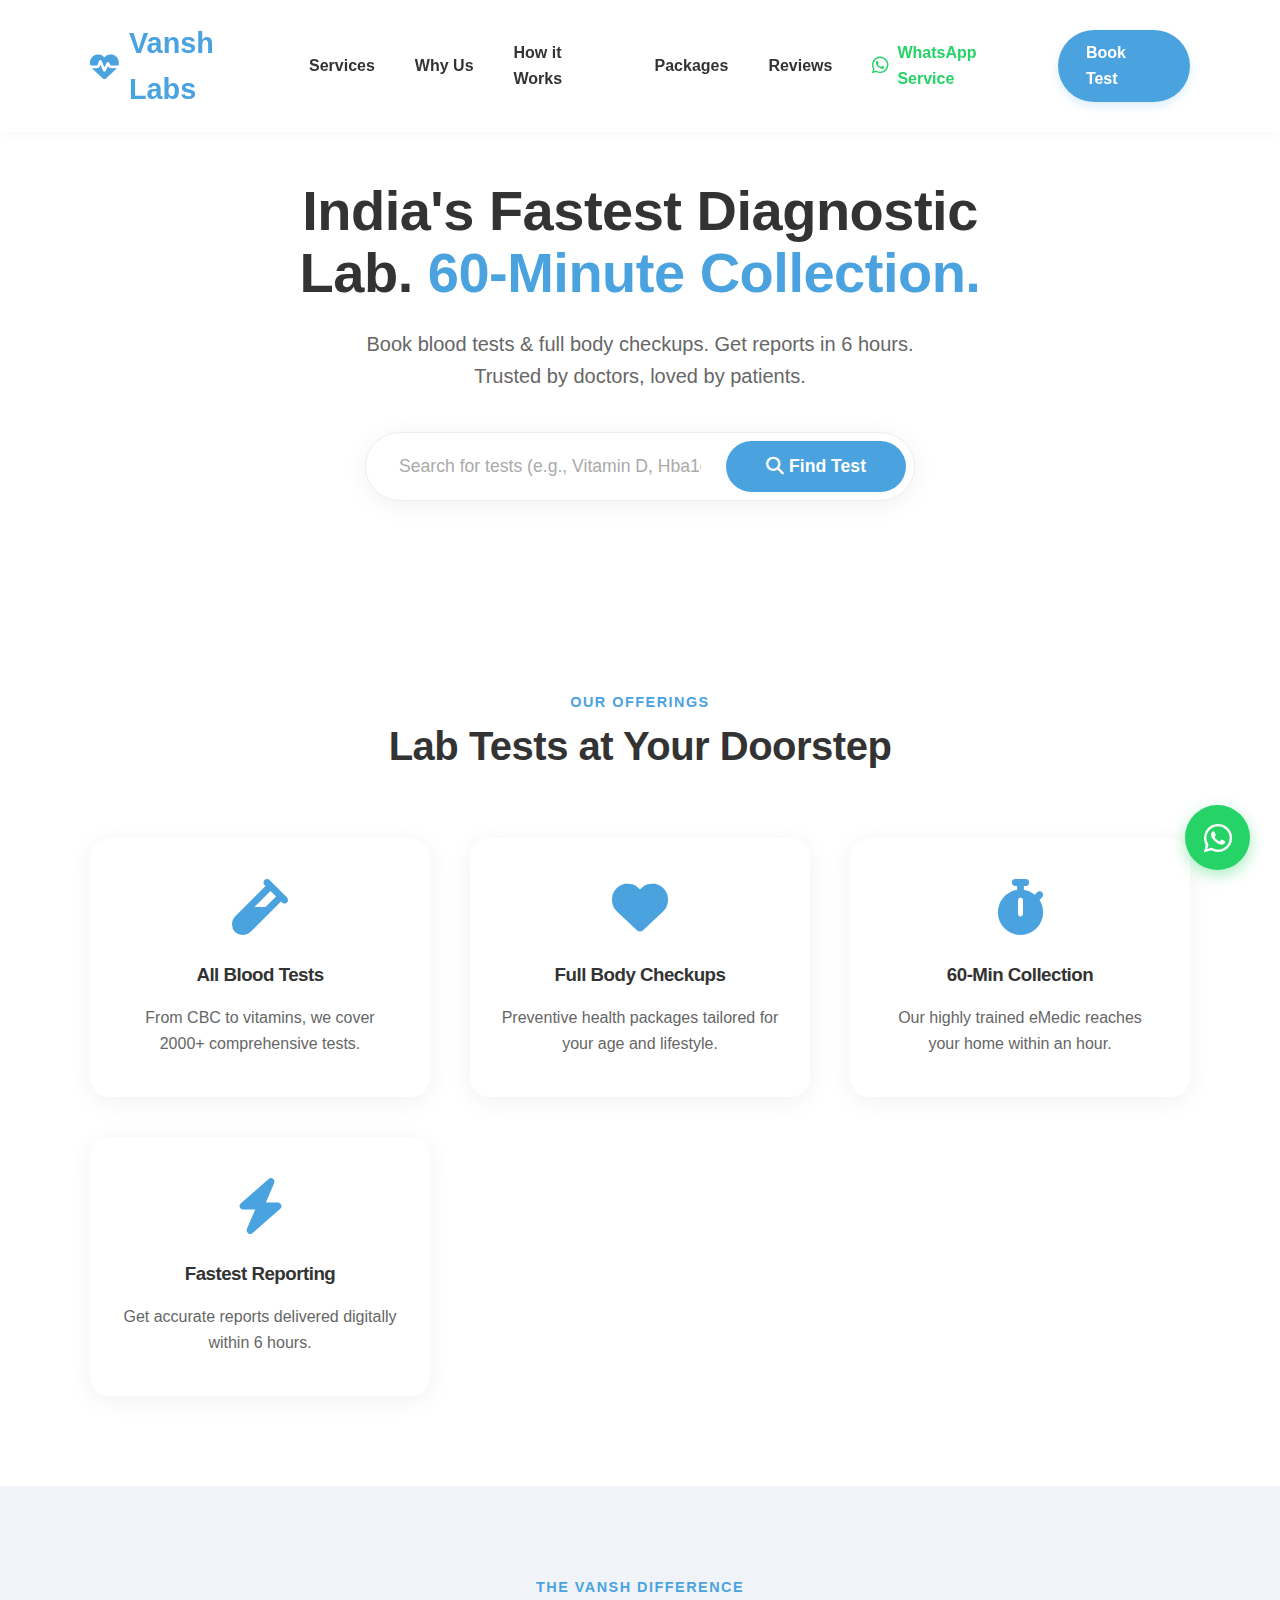
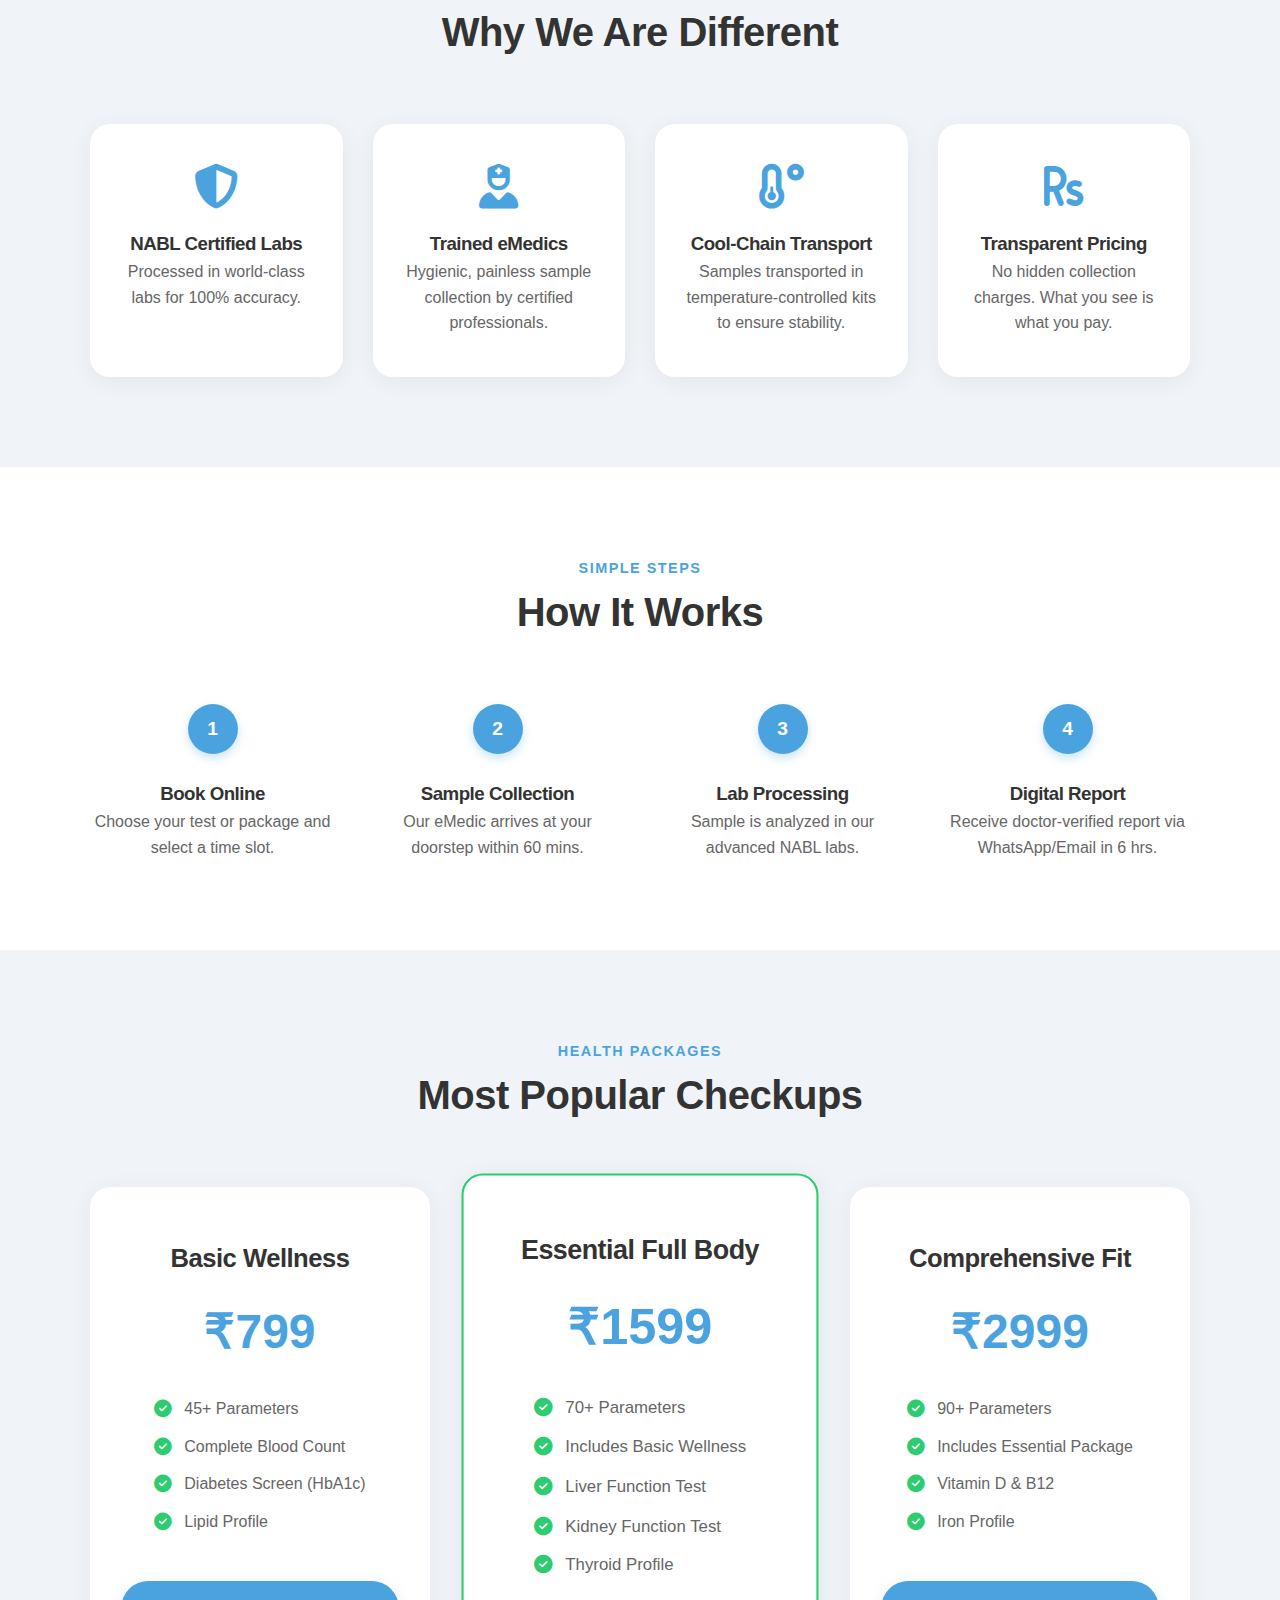
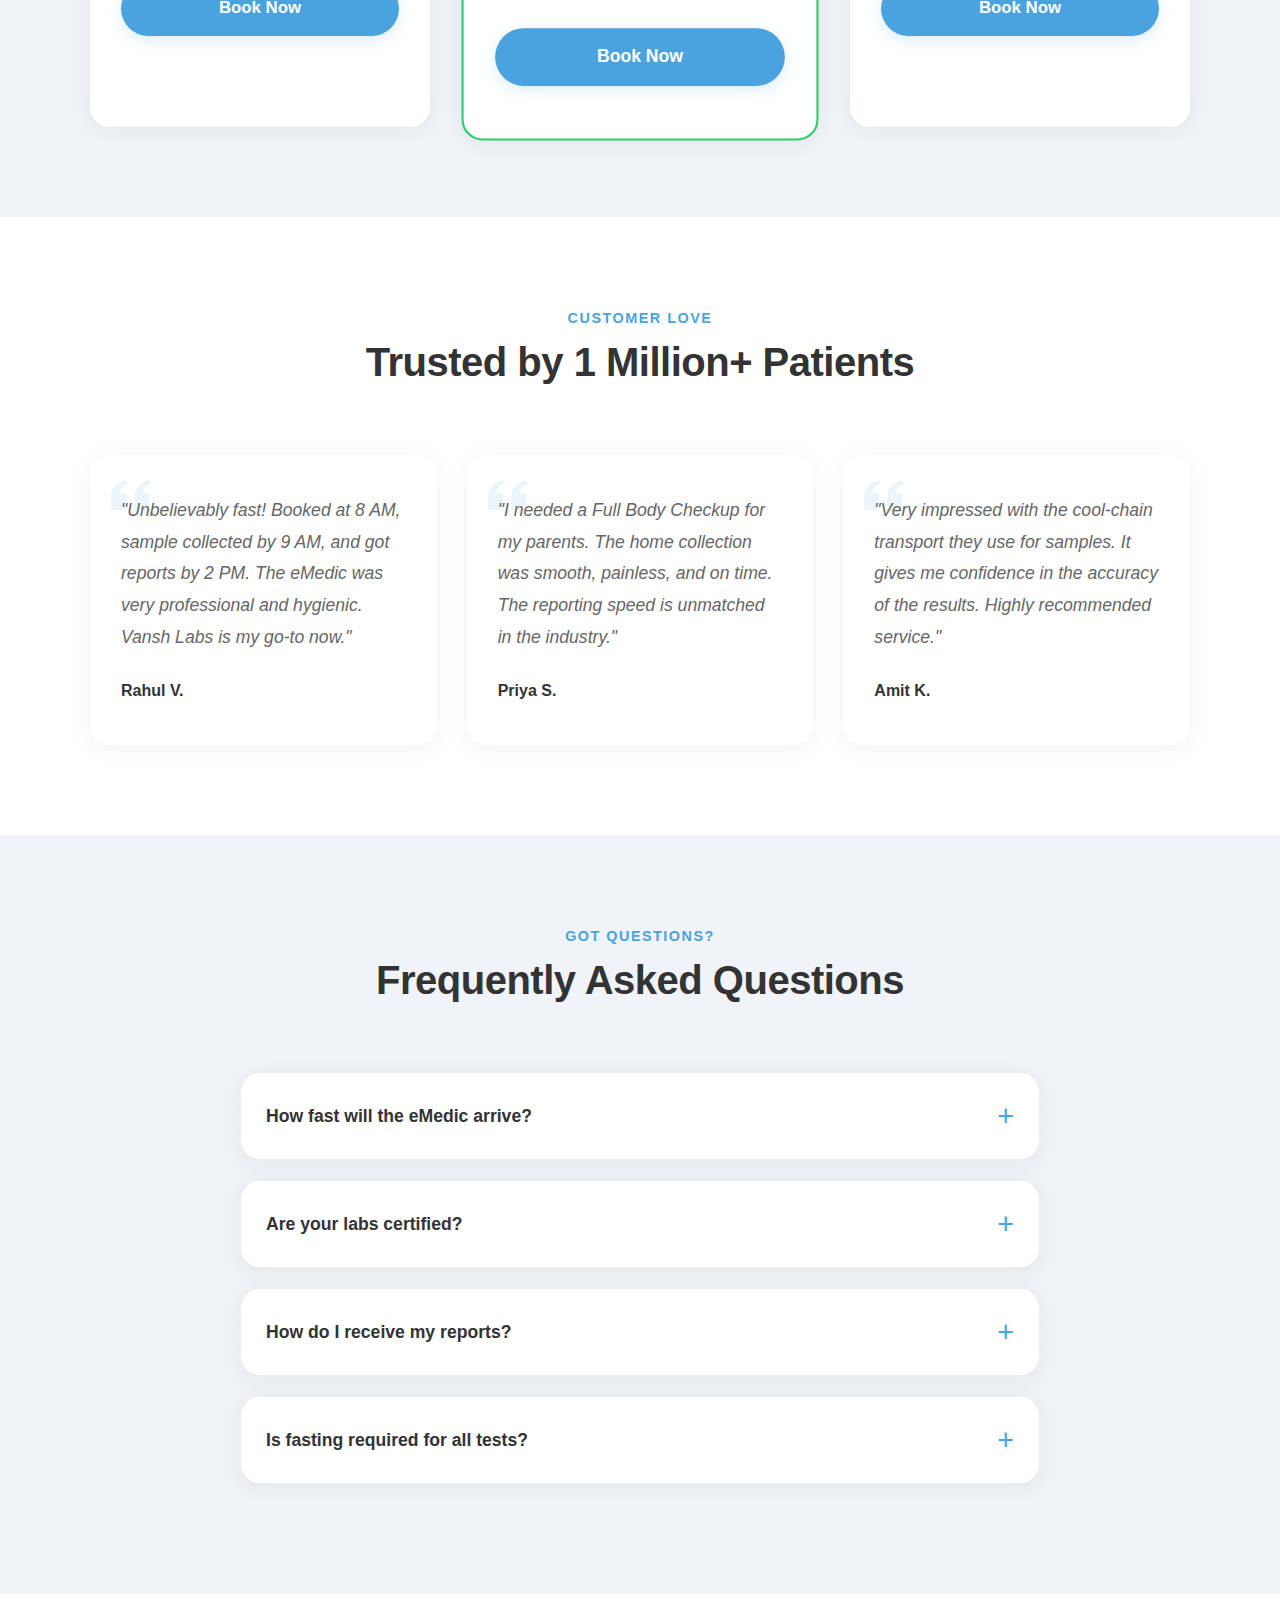
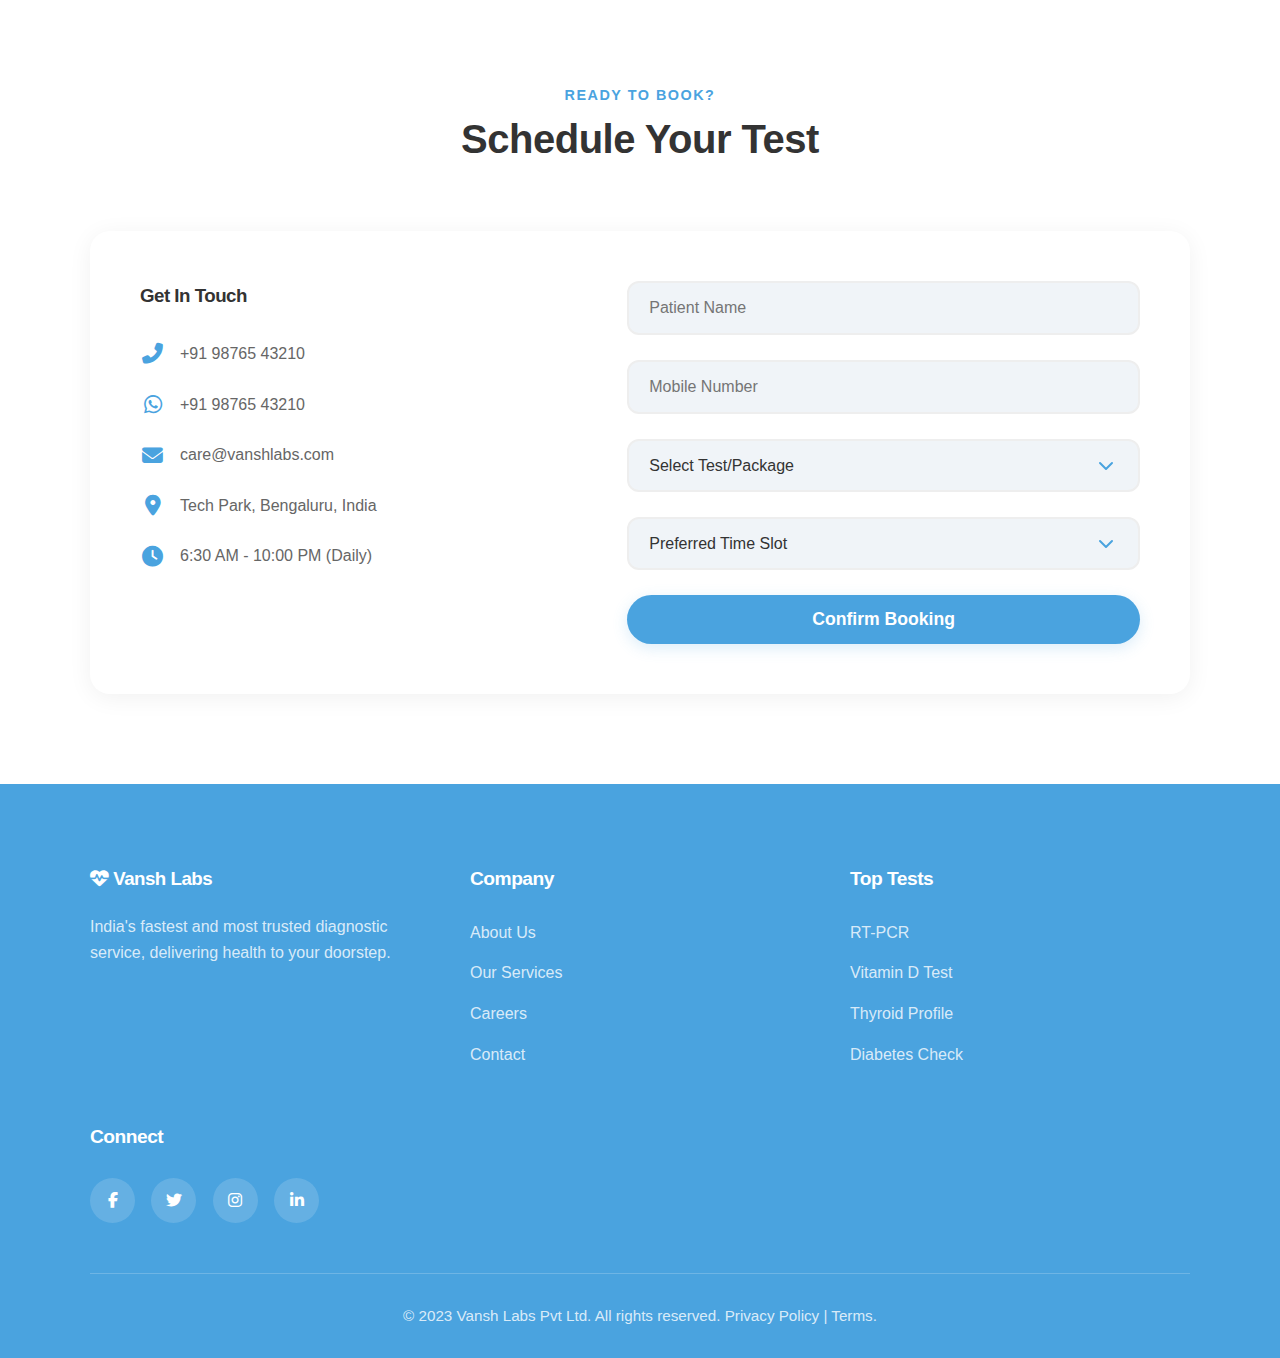
<file: clinicV3.html>
<!DOCTYPE html>
<html lang="en">
<head>
    <meta charset="UTF-8">
    <meta name="viewport" content="width=device-width, initial-scale=1.0">
    <meta name="description" content="Vansh Labs - India's fastest diagnostic lab. Book blood tests, full body checkups with 60-minute home collection and 6-hour reporting.">
    <title>Vansh Labs | Fast & Accurate Diagnostics (Light Theme)</title>
    <link rel="stylesheet" href="https://cdnjs.cloudflare.com/ajax/libs/font-awesome/6.4.0/css/all.min.css">
    <style>
        /* --- CSS Variables (New Light Color Palette) --- */
        :root {
            --primary-light: #4aa3df; /* Soft Sky Blue - Main brand color */
            --primary-dark: #2e86c1; /* Slightly darker blue for hovers */
            --accent-green: #2ecc71; /* Fresh green for checkmarks/highlights */
            --secondary-bg: #f0f4f8; /* Very pale cool gray/blue for alternate sections */
            --text-heading: #333333; /* Soft charcoal for strong headings */
            --text-body: #666666; /* Medium gray for regular text */
            --white: #ffffff;
            --whatsapp-green: #25d366; /* Standard WhatsApp Brand Color */
            --whatsapp-dark: #20b85c;
            --shadow-light: 0 4px 25px rgba(0, 0, 0, 0.06); /* Softer, lighter shadow */
            --border-radius-card: 20px;
            --border-radius-btn: 50px;
            --section-spacing: 90px 0;
        }

        * {
            margin: 0;
            padding: 0;
            box-sizing: border-box;
        }

        html {
            scroll-behavior: smooth;
        }

        body {
            font-family: 'Inter', 'Segoe UI', Roboto, Helvetica, Arial, sans-serif;
            line-height: 1.6;
            color: var(--text-body);
            background-color: var(--white);
        }

        /* --- Typography & Utilities --- */
        h1, h2, h3, h4 {
            color: var(--text-heading);
            font-weight: 800;
            letter-spacing: -0.5px;
        }

        h1 { font-size: 3.5rem; line-height: 1.1; }
        h2 { font-size: 2.5rem; }

        .container {
            width: 90%;
            max-width: 1100px;
            margin: 0 auto;
        }

        .section-title {
            text-align: center;
            margin-bottom: 60px;
        }

        .section-title h2 {
            margin-bottom: 15px;
        }

        .section-title p {
            color: var(--primary-light);
            font-weight: 700;
            text-transform: uppercase;
            letter-spacing: 1.5px;
            font-size: 0.9rem;
        }

        /* Light Theme Button Style (Blue) */
        .btn {
            display: inline-block;
            padding: 14px 36px;
            background-color: var(--primary-light);
            color: var(--white);
            text-decoration: none;
            border-radius: var(--border-radius-btn);
            font-weight: 700;
            font-size: 1.05rem;
            transition: all 0.3s ease;
            border: none;
            cursor: pointer;
            box-shadow: 0 4px 15px rgba(74, 163, 223, 0.2);
        }

        .btn:hover {
            background-color: var(--primary-dark);
            transform: translateY(-3px);
            box-shadow: 0 6px 20px rgba(74, 163, 223, 0.3);
        }


        section {
            padding: var(--section-spacing);
            background-color: var(--white);
        }

        /* Alternate section background color (Light Gray/Blue) */
        section:nth-child(even) {
            background-color: var(--secondary-bg);
        }

        /* Card Styles */
        .card {
            background: var(--white);
            padding: 40px 30px;
            border-radius: var(--border-radius-card);
            box-shadow: var(--shadow-light);
            text-align: center;
            transition: transform 0.3s ease, box-shadow 0.3s ease;
            border: 1px solid transparent;
        }

        .card:hover {
            transform: translateY(-8px);
            box-shadow: 0 15px 35px rgba(0, 0, 0, 0.08);
            border-color: rgba(74, 163, 223, 0.1);
        }

        /* --- Header & Navigation --- */
        header {
            background: var(--white);
            box-shadow: 0 2px 15px rgba(0,0,0,0.03);
            position: fixed;
            width: 100%;
            top: 0;
            z-index: 1000;
            padding: 5px 0;
        }

        nav {
            display: flex;
            justify-content: space-between;
            align-items: center;
            padding: 15px 0;
        }

        .logo {
            font-size: 1.8rem;
            font-weight: 900;
            color: var(--primary-light);
            text-decoration: none;
            display: flex;
            align-items: center;
        }

        .logo i { margin-right: 10px; }

        .nav-links {
            list-style: none;
            display: flex;
            align-items: center;
        }

        .nav-links li a {
            text-decoration: none;
            color: var(--text-heading);
            padding: 10px 20px;
            font-weight: 600;
            transition: color 0.3s;
            font-size: 1rem;
            display: flex;
            align-items: center;
        }

        .nav-links li a:hover {
            color: var(--primary-light);
        }

        /* New Style for WhatsApp Nav Link */
        .nav-links li a.nav-whatsapp {
            color: var(--whatsapp-green);
        }
        .nav-links li a.nav-whatsapp:hover {
            color: var(--whatsapp-dark);
        }
        .nav-links li a.nav-whatsapp i {
            margin-right: 8px;
            font-size: 1.2rem;
        }

        /* Nav button style */
        .nav-links li .btn-nav {
            padding: 10px 28px;
            background-color: var(--primary-light);
            color: white !important;
            border-radius: var(--border-radius-btn);
            box-shadow: 0 4px 10px rgba(74, 163, 223, 0.2);
        }
        .nav-links li .btn-nav:hover {
            background-color: var(--primary-dark);
            color: white;
            box-shadow: 0 6px 15px rgba(74, 163, 223, 0.3);
        }


        .menu-toggle {
            display: none;
            font-size: 1.8rem;
            cursor: pointer;
            color: var(--text-heading);
        }

        /* --- Hero Section --- */
        #hero {
            padding-top: 180px;
            padding-bottom: 100px;
            background: var(--white);
            display: flex;
            align-items: center;
            text-align: center;
        }

        .hero-content {
            max-width: 800px;
            margin: 0 auto;
        }

        .hero-content h1 {
            margin-bottom: 25px;
            color: var(--text-heading);
        }

        /* Highlight span in hero using soft blue */
        .hero-content h1 span {
            color: var(--primary-light);
            position: relative;
        }

        .hero-content p {
            font-size: 1.25rem;
            color: var(--text-body);
            margin-bottom: 40px;
            max-width: 600px;
            margin-left: auto;
            margin-right: auto;
        }

        /* Search Bar Styling (Light Style) */
        .search-container {
            display: flex;
            background: var(--white);
            border-radius: var(--border-radius-btn);
            box-shadow: var(--shadow-light);
            padding: 8px;
            max-width: 550px;
            margin: 0 auto; /* Removed bottom margin here to space it from the button below */
            border: 1px solid #eee;
        }

        .search-input {
            flex: 1;
            border: none;
            padding: 15px 25px;
            font-size: 1.1rem;
            border-radius: var(--border-radius-btn);
            outline: none;
            color: var(--text-heading);
        }
        .search-input::placeholder { color: #aaa; }

        .search-btn {
            border-radius: var(--border-radius-btn);
            padding: 15px 40px;
            font-size: 1.1rem;
            background-color: var(--primary-light);
            box-shadow: none;
        }
        .search-btn:hover {
            background-color: var(--primary-dark);
             box-shadow: none;
        }


        /* --- Services Section --- */
        .services-grid {
            display: grid;
            grid-template-columns: repeat(auto-fit, minmax(250px, 1fr));
            gap: 40px;
        }

        /* Icons change to Blue */
        .service-card i {
            font-size: 3.5rem;
            color: var(--primary-light);
            margin-bottom: 25px;
        }
        .service-card h3 { margin-bottom: 15px; }

        /* --- Why Choose Us --- */
        .features-grid {
            display: grid;
            grid-template-columns: repeat(auto-fit, minmax(240px, 1fr));
            gap: 30px;
        }

        .feature-card i {
            font-size: 2.8rem;
            color: var(--primary-light);
            margin-bottom: 20px;
        }

        /* --- How It Works (Steps) --- */
        .steps-grid {
            display: grid;
            grid-template-columns: repeat(auto-fit, minmax(220px, 1fr));
            gap: 40px;
            text-align: center;
        }

        .step-number {
            background: var(--primary-light);
            color: var(--white);
            width: 50px;
            height: 50px;
            line-height: 50px;
            border-radius: 50%;
            font-weight: 800;
            font-size: 1.2rem;
            margin: 0 auto 25px;
            box-shadow: 0 4px 10px rgba(74, 163, 223, 0.3);
        }

        /* --- Pricing Section --- */
        .pricing-grid {
            display: grid;
            grid-template-columns: repeat(auto-fit, minmax(300px, 1fr));
            gap: 40px;
        }

        .pricing-card {
            padding: 50px 30px;
        }

        /* Popular package gets a fresh green border */
        .pricing-card.popular {
            border: 2px solid var(--accent-green);
            transform: scale(1.05);
            position: relative;
            z-index: 1;
        }

        .pricing-card h3 {
            font-size: 1.6rem;
            margin-bottom: 15px;
            color: var(--text-heading);
        }

        .price {
            font-size: 3rem;
            color: var(--primary-light);
            font-weight: 800;
            margin-bottom: 25px;
        }
        .pricing-card ul {
            list-style: none;
            text-align: left;
            margin-bottom: 35px;
            display: inline-block;
        }
        .pricing-card ul li {
            margin-bottom: 12px;
            font-weight: 500;
            display: flex;
            align-items: center;
        }
        /* List icons use the fresh green accent */
        .pricing-card ul li i {
            color: var(--accent-green);
            margin-right: 12px;
            font-size: 1.1rem;
        }

        /* --- Testimonials --- */
        .testimonial-grid {
            display: grid;
            grid-template-columns: repeat(auto-fit, minmax(300px, 1fr));
            gap: 30px;
        }
        .testimonial-card {
            text-align: left;
            font-style: italic;
            /* Adding a subtle quote icon background using the soft blue */
            background-image: url("data:image/svg+xml,%3Csvg xmlns='http://www.w3.org/2000/svg' width='40' height='40' viewBox='0 0 24 24' fill='%234aa3df' opacity='0.1'%3E%3Cpath d='M14.017 21v-7.391c0-5.704 3.731-9.57 8.983-10.609l.995 2.151c-2.432.917-4.995 3.638-4.995 5.849h4v10h-8.983zm-14.017 0v-7.391c0-5.704 3.748-9.57 9-10.609l.996 2.151c-2.433.917-4.996 3.638-4.996 5.849h3.983v10h-8.983z'/%3E%3C/svg%3E");
            background-repeat: no-repeat;
            background-position: 20px 20px;
        }
        .testimonial-card p {
            font-size: 1.1rem;
            line-height: 1.8;
        }
        .testimonial-card .client {
            margin-top: 25px;
            font-weight: 800;
            font-style: normal;
            color: var(--text-heading);
        }

        /* --- FAQ --- */
        .faq-container {
            max-width: 800px;
            margin: 0 auto;
        }
        details {
            background: var(--white);
            margin-bottom: 20px;
            padding: 20px 25px;
            border-radius: var(--border-radius-card);
            box-shadow: var(--shadow-light);
            border: 1px solid #eee;
            transition: all 0.3s ease;
        }
        details[open] {
            border-color: rgba(74, 163, 223, 0.3);
        }
        summary {
            font-weight: 700;
            font-size: 1.1rem;
            cursor: pointer;
            outline: none;
            list-style: none;
            display: flex;
            justify-content: space-between;
            align-items: center;
            color: var(--text-heading);
        }
        summary::-webkit-details-marker { display: none; }
        summary::after {
            content: '+';
            font-size: 1.8rem;
            color: var(--primary-light);
            font-weight: 300;
        }
        details[open] summary::after { content: '-'; }
        details p { margin-top: 20px; color: var(--text-body); }

        /* --- Contact Form --- */
        .contact-container {
            display: grid;
            grid-template-columns: 1fr 1.2fr;
            gap: 60px;
            background: var(--white);
            padding: 50px;
            border-radius: var(--border-radius-card);
            box-shadow: var(--shadow-light);
        }

        .contact-info h3 { margin-bottom: 30px; }
        .contact-info i {
            color: var(--primary-light);
            margin-right: 15px;
            font-size: 1.3rem;
            width: 25px;
            text-align: center;
        }
        .contact-info p { margin-bottom: 25px; display: flex; align-items: center; font-weight: 500;}

        .form-group { margin-bottom: 25px; }
        .form-control {
            width: 100%;
            padding: 16px 20px;
            border: 2px solid #eee;
            border-radius: 12px;
            font-family: inherit;
            font-size: 1rem;
            transition: border-color 0.3s;
            color: var(--text-heading);
            background: var(--secondary-bg); /* Slight background for inputs */
        }
        .form-control:focus {
            outline: none;
            border-color: var(--primary-light);
            background: var(--white);
        }

        select.form-control {
            appearance: none;
            /* Updated dropdown arrow to blue */
            background: url('data:image/svg+xml;utf8,<svg xmlns="http://www.w3.org/2000/svg" width="24" height="24" viewBox="0 0 24 24" fill="none" stroke="%234aa3df" stroke-width="2" stroke-linecap="round" stroke-linejoin="round"><polyline points="6 9 12 15 18 9"></polyline></svg>') no-repeat right 20px center;
            background-color: var(--secondary-bg);
        }
        select.form-control:focus {
             background-color: var(--white);
        }


        /* --- Footer (Light Theme) --- */
        footer {
            /* Using the soft blue for the footer background */
            background: var(--primary-light);
            color: var(--white);
            padding: 80px 0 30px;
        }

        .footer-grid {
            display: grid;
            grid-template-columns: repeat(auto-fit, minmax(250px, 1fr));
            gap: 40px;
            margin-bottom: 50px;
        }

        .footer-col h3 { color: var(--white); }
        /* Make logo icon white in footer for contrast */
        .footer-col h3 i { color: var(--white); }
        .footer-col h4 { color: var(--white); margin-bottom: 25px; font-size: 1.2rem;}
        .footer-col ul { list-style: none; }
        .footer-col ul li { margin-bottom: 15px; }
        .footer-col ul li a {
            color: rgba(255,255,255,0.8);
            text-decoration: none;
            transition: color 0.3s;
            font-weight: 500;
        }
        .footer-col ul li a:hover { color: var(--white); text-decoration: underline;}

        .social-links a {
            display: inline-block;
            width: 45px;
            height: 45px;
            background: rgba(255,255,255,0.15);
            margin-right: 12px;
            text-align: center;
            line-height: 45px;
            border-radius: 50%;
            color: var(--white);
            transition: all 0.3s;
        }
        .social-links a:hover {
            background: var(--white);
            color: var(--primary-light);
            transform: translateY(-3px);
        }

        .copyright {
            border-top: 1px solid rgba(255,255,255,0.2);
            padding-top: 30px;
            text-align: center;
            font-size: 0.95rem;
            color: rgba(255,255,255,0.8);
        }

        /* --- Floating WhatsApp Button --- */
        .whatsapp-float {
            position: fixed;
            width: 65px;
            height: 65px;
            bottom: 30px;
            right: 30px;
            background-color: var(--whatsapp-green);
            color: #FFF;
            border-radius: 50%;
            text-align: center;
            font-size: 32px;
            box-shadow: 0 5px 15px rgba(37, 211, 102, 0.4);
            z-index: 1000;
            display: flex;
            align-items: center;
            justify-content: center;
            text-decoration: none;
            transition: all 0.3s ease;
        }

        .whatsapp-float:hover {
            transform: scale(1.1) rotate(10deg);
        }

        /* --- Responsive Media Queries --- */
        @media (max-width: 1024px) {
            .hero-content h1 { font-size: 3rem; }
            h1 { font-size: 2.8rem; }
            h2 { font-size: 2rem; }
        }

        @media (max-width: 768px) {
            .menu-toggle { display: block; }
            .nav-links {
                position: fixed;
                top: 70px;
                left: -100%;
                width: 100%;
                height: auto;
                padding-bottom: 30px;
                background: var(--white);
                box-shadow: 0 10px 20px rgba(0,0,0,0.05);
                flex-direction: column;
                align-items: center;
                transition: left 0.3s ease;
                border-radius: 0 0 20px 20px;
            }
            .nav-links.active { left: 0; }
            .nav-links li { margin: 15px 0; }
            /* Remove special nav button style on mobile for cleaner look */
            .nav-links li .btn-nav {
                background-color: transparent;
                color: var(--text-heading) !important;
                box-shadow: none;
                padding: 10px 20px;
            }
            .nav-links li .btn-nav:hover { color: var(--primary-light) !important; background: transparent; box-shadow: none;}


            #hero { padding-top: 140px; padding-bottom: 60px; }
            .hero-content h1 { font-size: 2.2rem; }
            .search-container { flex-direction: column; padding: 15px; box-shadow: var(--shadow-light); margin-bottom: 20px;}
            .search-input { border-radius: var(--border-radius-btn); margin-bottom: 15px; border: 2px solid #eee; text-align: center; background: var(--secondary-bg);}
            .search-btn { width: 100%; }

            .contact-container { grid-template-columns: 1fr; padding: 30px;}
            .pricing-card.popular { transform: scale(1); }
            .whatsapp-float { bottom: 20px; right: 20px; width: 55px; height: 55px; font-size: 28px; }

            section { padding: 60px 0; }
        }
    </style>
</head>
<body>

    <header>
        <div class="container">
            <nav>
                <a href="#hero" class="logo">
                    <i class="fas fa-heartbeat"></i> Vansh Labs
                </a>
                <div class="menu-toggle" id="mobile-menu">
                    <i class="fas fa-bars"></i>
                </div>
                <ul class="nav-links">
                    <li><a href="#services">Services</a></li>
                    <li><a href="#why-us">Why Us</a></li>
                    <li><a href="#how-it-works">How it Works</a></li>
                    <li><a href="#pricing">Packages</a></li>
                    <li><a href="#testimonials">Reviews</a></li>
                    <li>
                        <a href="https://wa.me/919876543210?text=Hi%20Vansh%20Labs,%20I%20need%20help." target="_blank" class="nav-whatsapp">
                            <i class="fab fa-whatsapp"></i> WhatsApp Service
                        </a>
                    </li>
                    <li><a href="#contact" class="btn-nav">Book Test</a></li>
                </ul>
            </nav>
        </div>
    </header>

    <section id="hero">
        <div class="container">
            <div class="hero-content">
                <h1>India's Fastest Diagnostic Lab. <span>60-Minute Collection.</span></h1>
                <p>Book blood tests & full body checkups. Get reports in 6 hours. Trusted by doctors, loved by patients.</p>

                <div class="search-container">
                    <input type="text" class="search-input" id="hero-search-input" placeholder="Search for tests (e.g., Vitamin D, Hba1c)...">
                    <button class="btn search-btn" id="hero-search-btn"><i class="fas fa-search"></i> Find Test</button>
                </div>
                </div>
        </div>
    </section>

    <section id="services">
        <div class="container">
            <div class="section-title">
                <p>Our Offerings</p>
                <h2>Lab Tests at Your Doorstep</h2>
            </div>
            <div class="services-grid">
                <div class="card service-card">
                    <i class="fas fa-vial"></i>
                    <h3>All Blood Tests</h3>
                    <p>From CBC to vitamins, we cover 2000+ comprehensive tests.</p>
                </div>
                <div class="card service-card">
                    <i class="fas fa-heart"></i>
                    <h3>Full Body Checkups</h3>
                    <p>Preventive health packages tailored for your age and lifestyle.</p>
                </div>
                <div class="card service-card">
                    <i class="fas fa-stopwatch"></i>
                    <h3>60-Min Collection</h3>
                    <p>Our highly trained eMedic reaches your home within an hour.</p>
                </div>
                <div class="card service-card">
                    <i class="fas fa-bolt"></i>
                    <h3>Fastest Reporting</h3>
                    <p>Get accurate reports delivered digitally within 6 hours.</p>
                </div>
            </div>
        </div>
    </section>

    <section id="why-us">
        <div class="container">
            <div class="section-title">
                <p>The Vansh Difference</p>
                <h2>Why We Are Different</h2>
            </div>
            <div class="features-grid">
                <div class="card feature-card">
                    <i class="fas fa-shield-alt"></i>
                    <h3>NABL Certified Labs</h3>
                    <p>Processed in world-class labs for 100% accuracy.</p>
                </div>
                <div class="card feature-card">
                    <i class="fas fa-user-nurse"></i>
                    <h3>Trained eMedics</h3>
                    <p>Hygienic, painless sample collection by certified professionals.</p>
                </div>
                <div class="card feature-card">
                    <i class="fas fa-temperature-low"></i>
                    <h3>Cool-Chain Transport</h3>
                    <p>Samples transported in temperature-controlled kits to ensure stability.</p>
                </div>
                <div class="card feature-card">
                    <i class="fas fa-rupee-sign"></i>
                    <h3>Transparent Pricing</h3>
                    <p>No hidden collection charges. What you see is what you pay.</p>
                </div>
            </div>
        </div>
    </section>

    <section id="how-it-works">
        <div class="container">
            <div class="section-title">
                <p>Simple Steps</p>
                <h2>How It Works</h2>
            </div>
            <div class="steps-grid">
                <div class="step-card">
                    <div class="step-number">1</div>
                    <h3>Book Online</h3>
                    <p>Choose your test or package and select a time slot.</p>
                </div>
                <div class="step-card">
                    <div class="step-number">2</div>
                    <h3>Sample Collection</h3>
                    <p>Our eMedic arrives at your doorstep within 60 mins.</p>
                </div>
                <div class="step-card">
                    <div class="step-number">3</div>
                    <h3>Lab Processing</h3>
                    <p>Sample is analyzed in our advanced NABL labs.</p>
                </div>
                <div class="step-card">
                    <div class="step-number">4</div>
                    <h3>Digital Report</h3>
                    <p>Receive doctor-verified report via WhatsApp/Email in 6 hrs.</p>
                </div>
            </div>
        </div>
    </section>

     <section id="pricing">
        <div class="container">
            <div class="section-title">
                <p>Health Packages</p>
                <h2>Most Popular Checkups</h2>
            </div>
            <div class="pricing-grid">
                <div class="card pricing-card">
                    <h3>Basic Wellness</h3>
                    <div class="price">₹799</div>
                    <ul>
                        <li><i class="fas fa-check-circle"></i> 45+ Parameters</li>
                        <li><i class="fas fa-check-circle"></i> Complete Blood Count</li>
                        <li><i class="fas fa-check-circle"></i> Diabetes Screen (HbA1c)</li>
                        <li><i class="fas fa-check-circle"></i> Lipid Profile</li>
                    </ul>
                    <a href="#contact" class="btn" style="width:100%">Book Now</a>
                </div>
                <div class="card pricing-card popular">
                    <h3>Essential Full Body</h3>
                    <div class="price">₹1599</div>
                    <ul>
                        <li><i class="fas fa-check-circle"></i> 70+ Parameters</li>
                        <li><i class="fas fa-check-circle"></i> Includes Basic Wellness</li>
                        <li><i class="fas fa-check-circle"></i> Liver Function Test</li>
                        <li><i class="fas fa-check-circle"></i> Kidney Function Test</li>
                        <li><i class="fas fa-check-circle"></i> Thyroid Profile</li>
                    </ul>
                    <a href="#contact" class="btn" style="width:100%">Book Now</a>
                </div>
                <div class="card pricing-card">
                    <h3>Comprehensive Fit</h3>
                    <div class="price">₹2999</div>
                    <ul>
                        <li><i class="fas fa-check-circle"></i> 90+ Parameters</li>
                        <li><i class="fas fa-check-circle"></i> Includes Essential Package</li>
                        <li><i class="fas fa-check-circle"></i> Vitamin D & B12</li>
                        <li><i class="fas fa-check-circle"></i> Iron Profile</li>
                    </ul>
                    <a href="#contact" class="btn" style="width:100%">Book Now</a>
                </div>
            </div>
        </div>
    </section>

    <section id="testimonials">
        <div class="container">
            <div class="section-title">
                <p>Customer Love</p>
                <h2>Trusted by 1 Million+ Patients</h2>
            </div>
            <div class="testimonial-grid">
                <div class="card testimonial-card">
                    <p>"Unbelievably fast! Booked at 8 AM, sample collected by 9 AM, and got reports by 2 PM. The eMedic was very professional and hygienic. Vansh Labs is my go-to now."</p>
                    <div class="client">Rahul V.</div>
                </div>
                <div class="card testimonial-card">
                    <p>"I needed a Full Body Checkup for my parents. The home collection was smooth, painless, and on time. The reporting speed is unmatched in the industry."</p>
                    <div class="client">Priya S.</div>
                </div>
                <div class="card testimonial-card">
                    <p>"Very impressed with the cool-chain transport they use for samples. It gives me confidence in the accuracy of the results. Highly recommended service."</p>
                    <div class="client">Amit K.</div>
                </div>
            </div>
        </div>
    </section>

    <section id="faq">
        <div class="container">
            <div class="section-title">
                <p>Got Questions?</p>
                <h2>Frequently Asked Questions</h2>
            </div>
            <div class="faq-container">
                <details>
                    <summary>How fast will the eMedic arrive?</summary>
                    <p>Our eMedic will arrive at your selected location within 60 minutes of booking a slot, guaranteed.</p>
                </details>
                <details>
                    <summary>Are your labs certified?</summary>
                    <p>Yes, all samples are processed in our state-of-the-art NABL and ICMR certified laboratories to ensure 100% accuracy.</p>
                </details>
                <details>
                    <summary>How do I receive my reports?</summary>
                    <p>You will receive a secure link to download your digital reports via WhatsApp and Email within 6 hours of sample collection.</p>
                </details>
                <details>
                    <summary>Is fasting required for all tests?</summary>
                    <p>No. While tests like Blood Sugar Fasting and Lipid Profile require 10-12 hours of fasting, many others do not. Specific instructions are provided during booking.</p>
                </details>
            </div>
        </div>
    </section>

    <section id="contact">
        <div class="container">
            <div class="section-title">
                <p>Ready to Book?</p>
                <h2>Schedule Your Test</h2>
            </div>
            <div class="contact-container">
                <div class="contact-info">
                    <h3>Get In Touch</h3>
                    <p><i class="fas fa-phone-alt"></i> +91 98765 43210</p>
                    <p><i class="fab fa-whatsapp"></i> +91 98765 43210</p>
                    <p><i class="fas fa-envelope"></i> care@vanshlabs.com</p>
                    <p><i class="fas fa-map-marker-alt"></i> Tech Park, Bengaluru, India</p>
                    <p><i class="fas fa-clock"></i> 6:30 AM - 10:00 PM (Daily)</p>
                </div>

                <form id="booking-form">
                    <div class="form-group">
                        <input type="text" class="form-control" placeholder="Patient Name" required>
                    </div>
                    <div class="form-group">
                        <input type="tel" class="form-control" placeholder="Mobile Number" required>
                    </div>
                    <div class="form-group">
                        <select class="form-control" required>
                            <option value="" disabled selected>Select Test/Package</option>
                            <option value="basic">Basic Wellness (₹799)</option>
                            <option value="standard">Essential Full Body (₹1599)</option>
                            <option value="premium">Comprehensive Fit (₹2999)</option>
                            <option value="other">Looking for a specific test</option>
                        </select>
                    </div>
                    <div class="form-group">
                        <select class="form-control" required>
                            <option value="" disabled selected>Preferred Time Slot</option>
                            <option value="slot1">Morning (7AM - 10AM)</option>
                            <option value="slot2">Afternoon (12PM - 3PM)</option>
                            <option value="slot3">Evening (5PM - 8PM)</option>
                        </select>
                    </div>
                    <button type="submit" class="btn" style="width: 100%; font-size: 1.1rem;">Confirm Booking</button>
                </form>
            </div>
        </div>
    </section>

    <footer>
        <div class="container">
            <div class="footer-grid">
                <div class="footer-col">
                    <h3><i class="fas fa-heartbeat"></i> Vansh Labs</h3>
                    <p style="margin-top: 20px; color: rgba(255,255,255,0.8);">India's fastest and most trusted diagnostic service, delivering health to your doorstep.</p>
                </div>
                <div class="footer-col">
                    <h4>Company</h4>
                    <ul>
                        <li><a href="#hero">About Us</a></li>
                        <li><a href="#services">Our Services</a></li>
                        <li><a href="#hero">Careers</a></li>
                        <li><a href="#contact">Contact</a></li>
                    </ul>
                </div>
                <div class="footer-col">
                    <h4>Top Tests</h4>
                    <ul>
                        <li><a href="#">RT-PCR</a></li>
                        <li><a href="#">Vitamin D Test</a></li>
                        <li><a href="#">Thyroid Profile</a></li>
                        <li><a href="#">Diabetes Check</a></li>
                    </ul>
                </div>
                <div class="footer-col">
                    <h4>Connect</h4>
                    <div class="social-links">
                        <a href="#"><i class="fab fa-facebook-f"></i></a>
                        <a href="#"><i class="fab fa-twitter"></i></a>
                        <a href="#"><i class="fab fa-instagram"></i></a>
                        <a href="#"><i class="fab fa-linkedin-in"></i></a>
                    </div>
                </div>
            </div>
            <div class="copyright">
                <p>&copy; 2023 Vansh Labs Pvt Ltd. All rights reserved. Privacy Policy | Terms.</p>
            </div>
        </div>
    </footer>

    <a href="https://wa.me/919876543210?text=Hi%20Vansh%20Labs,%20I%20want%20to%20book%20a%20test." class="whatsapp-float" target="_blank" aria-label="Chat on WhatsApp">
        <i class="fab fa-whatsapp"></i>
    </a>

    <script>
        // Mobile Menu Toggle
        const mobileMenuBtn = document.getElementById('mobile-menu');
        const navLinks = document.querySelector('.nav-links');

        mobileMenuBtn.addEventListener('click', () => {
            navLinks.classList.toggle('active');
        });

        // Close mobile menu when a link is clicked
        document.querySelectorAll('.nav-links li a').forEach(link => {
            link.addEventListener('click', () => {
                navLinks.classList.remove('active');
            });
        });

        // Search Button Handler (Simulation)
        const searchBtn = document.getElementById('hero-search-btn');
        const searchInput = document.getElementById('hero-search-input');

        searchBtn.addEventListener('click', () => {
            const searchTerm = searchInput.value;
            if (searchTerm.trim() !== "") {
                alert(`Searching for test: "${searchTerm}"...`);
            } else {
                alert("Please enter a test name to search.");
            }
        });

        // Simple Form Submit Simulation
        const bookingForm = document.getElementById('booking-form');
        bookingForm.addEventListener('submit', (e) => {
            e.preventDefault();
            alert("Booking received! Our eMedic will call you shortly to confirm the slot.");
            bookingForm.reset();
        });
    </script>

</body>
</html>
</file>
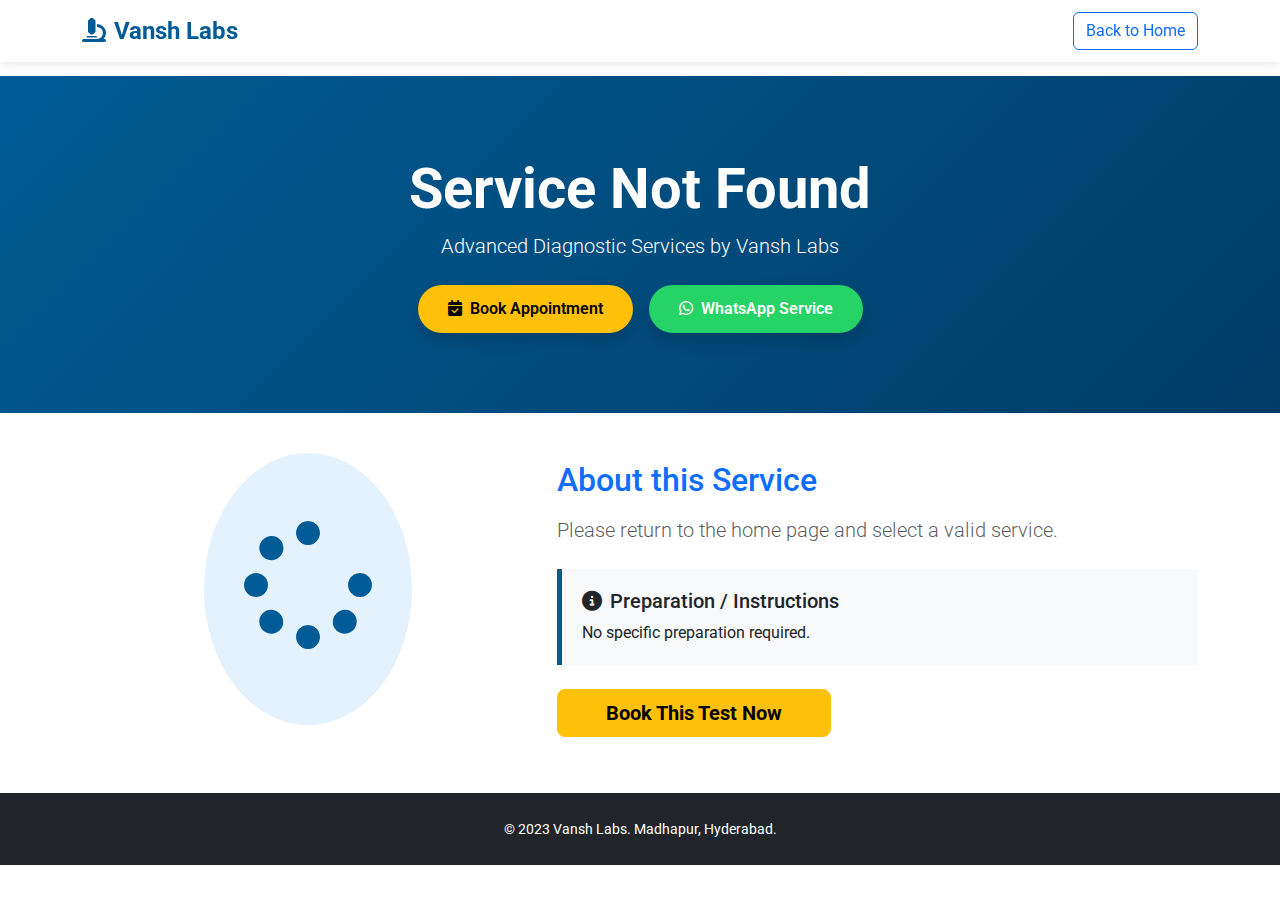
<file: service-details.html>
<!DOCTYPE html>
<html lang="en">
<head>
    <meta charset="UTF-8">
    <meta name="viewport" content="width=device-width, initial-scale=1.0">
    <title>Service Details | Vansh Labs</title>
    
    <link href="https://cdn.jsdelivr.net/npm/bootstrap@5.3.0/dist/css/bootstrap.min.css" rel="stylesheet">
    <link rel="stylesheet" href="https://cdnjs.cloudflare.com/ajax/libs/font-awesome/6.4.0/css/all.min.css">
    <link href="https://fonts.googleapis.com/css2?family=Roboto:wght@300;400;500;700&display=swap" rel="stylesheet">

    <style>
        :root {
            --primary-blue: #005b96;
            --accent-color: #ffc107;
            --light-blue: #e3f2fd;
            --whatsapp-color: #25D366;
        }
        body { font-family: 'Roboto', sans-serif; padding-top: 76px; }
        
        /* Navbar */
        .navbar { background-color: #fff; box-shadow: 0 2px 10px rgba(0, 0, 0, 0.1); }
        .navbar-brand { font-weight: 700; color: var(--primary-blue); font-size: 1.5rem; }
        
        /* Hero Section */
        .hero-details {
            background: linear-gradient(135deg, var(--primary-blue) 0%, #003d66 100%);
            color: white;
            padding: 80px 0;
            margin-bottom: 40px;
        }
        
        /* Hero Buttons Styling (Copied from Index) */
        .btn-hero-primary {
            background-color: var(--accent-color);
            color: #000;
            font-weight: 600;
            border: none;
            padding: 12px 30px;
            border-radius: 50px;
            transition: transform 0.3s;
            text-decoration: none;
        }
        .btn-hero-primary:hover {
            background-color: #e0a800;
            color: #000;
            transform: translateY(-2px);
        }

        .btn-hero-whatsapp {
            background-color: var(--whatsapp-color);
            color: #fff;
            font-weight: 600;
            border: none;
            padding: 12px 30px;
            border-radius: 50px;
            transition: transform 0.3s;
            text-decoration: none;
        }
        .btn-hero-whatsapp:hover {
            background-color: #1ebc57;
            color: white;
            transform: translateY(-2px);
        }

        /* Content Styling */
        .service-icon-large {
            font-size: 8rem;
            color: var(--primary-blue);
            background: var(--light-blue);
            padding: 40px;
            border-radius: 50%;
            display: inline-block;
            margin-bottom: 20px;
        }

        .price-tag {
            font-size: 2rem;
            color: #28a745;
            font-weight: 700;
        }

        .info-card {
            background: #f8f9fa;
            border-left: 5px solid var(--primary-blue);
            padding: 20px;
            margin-bottom: 20px;
        }
    </style>
</head>
<body>

    <nav class="navbar navbar-expand-lg fixed-top">
        <div class="container">
            <a class="navbar-brand" href="index.html">
                <i class="fas fa-microscope me-2"></i>Vansh Labs
            </a>
            <a href="index.html" class="btn btn-outline-primary ms-auto">Back to Home</a>
        </div>
    </nav>

    <div class="hero-details text-center">
        <div class="container">
            <h1 class="display-4 fw-bold" id="serviceTitle">Loading Service...</h1>
            <p class="lead">Advanced Diagnostic Services by Vansh Labs</p>
            
            <div class="d-flex flex-wrap gap-3 justify-content-center mt-4">
                <a href="index.html#contact" class="btn btn-hero-primary shadow">
                    <i class="fas fa-calendar-check me-2"></i>Book Appointment
                </a>
                <a href="https://wa.me/919876543210" class="btn btn-hero-whatsapp shadow">
                    <i class="fab fa-whatsapp me-2"></i>WhatsApp Service
                </a>
            </div>
        </div>
    </div>

    <div class="container mb-5">
        <div class="row align-items-center">
            <div class="col-md-5 text-center mb-4 mb-md-0">
                <div class="service-icon-large">
                    <i id="serviceIcon" class="fas fa-spinner fa-spin"></i>
                </div>
            </div>

            <div class="col-md-7">
                <h2 class="mb-3 text-primary">About this Service</h2>
                <p class="lead text-muted" id="serviceDesc">Please select a service from the home page.</p>
                
                <div class="price-tag mb-4" id="servicePrice"></div>

                <div class="info-card">
                    <h5><i class="fas fa-info-circle me-2"></i>Preparation / Instructions</h5>
                    <p class="mb-0" id="servicePrep">No specific preparation required.</p>
                </div>

                <div class="mt-4">
                    <a href="index.html#contact" class="btn btn-warning btn-lg px-5 fw-bold">Book This Test Now</a>
                </div>
            </div>
        </div>
    </div>

    <footer class="bg-dark text-white py-4 mt-auto">
        <div class="container text-center">
            <small>© 2023 Vansh Labs. Madhapur, Hyderabad.</small>
        </div>
    </footer>

    <script>
        // 1. Define Data for all services
        const servicesData = {
            'pathology': {
                title: "Pathology Lab",
                icon: "fa-flask",
                desc: "Our advanced pathology lab performs a wide range of tests including Hematology, Biochemistry, Clinical Pathology, and Microbiology using fully automated analyzers for precise results.",
                price: "Starts @ ₹299",
                prep: "Fasting may be required for 10-12 hours depending on the specific blood test (e.g., Lipid Profile, Fasting Sugar)."
            },
            'mri': {
                title: "MRI Scan (3 Tesla)",
                icon: "fa-ring",
                desc: "High-definition Magnetic Resonance Imaging (MRI) for detailed views of the brain, spine, joints, and soft tissues. Our 3T machine ensures shorter scan times and clearer images.",
                price: "Starts @ ₹3,500",
                prep: "Remove all metal objects/jewelry. Inform technician if you have any implants or pacemaker."
            },
            'ctscan': {
                title: "Multislice CT Scan",
                icon: "fa-procedures",
                desc: "Rapid cross-sectional imaging for the chest, abdomen, and head. Essential for detecting internal injuries, tumors, and bone fractures quickly.",
                price: "Starts @ ₹2,000",
                prep: "You may need to fast for 4 hours if contrast dye is used. Wear loose comfortable clothing."
            },
            'ultrasound': {
                title: "Ultrasound / Color Doppler",
                icon: "fa-baby",
                desc: "Safe, radiation-free imaging using sound waves. Used for pregnancy monitoring, abdominal organs, and vascular blood flow studies (Doppler).",
                price: "Starts @ ₹800",
                prep: "For Abdomen scans, drink plenty of water to have a full bladder. For other scans, no prep needed."
            },
            'xray': {
                title: "Digital X-Ray",
                icon: "fa-x-ray",
                desc: "High-quality digital radiography with significantly lower radiation exposure than traditional X-rays. Instant reporting available.",
                price: "Starts @ ₹400",
                prep: "Remove metal objects and jewelry from the area being scanned."
            },
            'cardiology': {
                title: "Cardiology (ECG / Echo)",
                icon: "fa-heartbeat",
                desc: "Complete heart health evaluation including 12-lead ECG and 2D Echocardiography to assess heart rhythm and pumping function.",
                price: "Starts @ ₹300",
                prep: "No specific preparation required. Wear a shirt/blouse that can be easily unbuttoned."
            },
            'homecollect': {
                title: "Home Sample Collection",
                icon: "fa-motorcycle",
                desc: "Our trained phlebotomists visit your home to collect blood/urine samples hygienically. Reports are delivered via email and WhatsApp.",
                price: "Free (Orders > ₹500)",
                prep: "Follow fasting instructions if applicable to your test. Keep ID proof handy."
            },
            'consultation': {
                title: "Expert Consultation",
                icon: "fa-user-md",
                desc: "Discuss your reports with our panel of experienced Radiologists and Pathologists to understand your health status better.",
                price: "Starts @ ₹500",
                prep: "Bring all previous medical reports and prescriptions."
            }
        };

        // 2. Get ID from URL
        const urlParams = new URLSearchParams(window.location.search);
        const serviceId = urlParams.get('id');

        // 3. Populate Page
        if (serviceId && servicesData[serviceId]) {
            const data = servicesData[serviceId];
            document.getElementById('serviceTitle').innerText = data.title;
            document.getElementById('serviceIcon').className = `fas ${data.icon}`;
            document.getElementById('serviceDesc').innerText = data.desc;
            document.getElementById('servicePrice').innerText = data.price;
            document.getElementById('servicePrep').innerText = data.prep;
        } else {
            document.getElementById('serviceTitle').innerText = "Service Not Found";
            document.getElementById('serviceDesc').innerText = "Please return to the home page and select a valid service.";
        }
    </script>

</body>
</html>
</file>
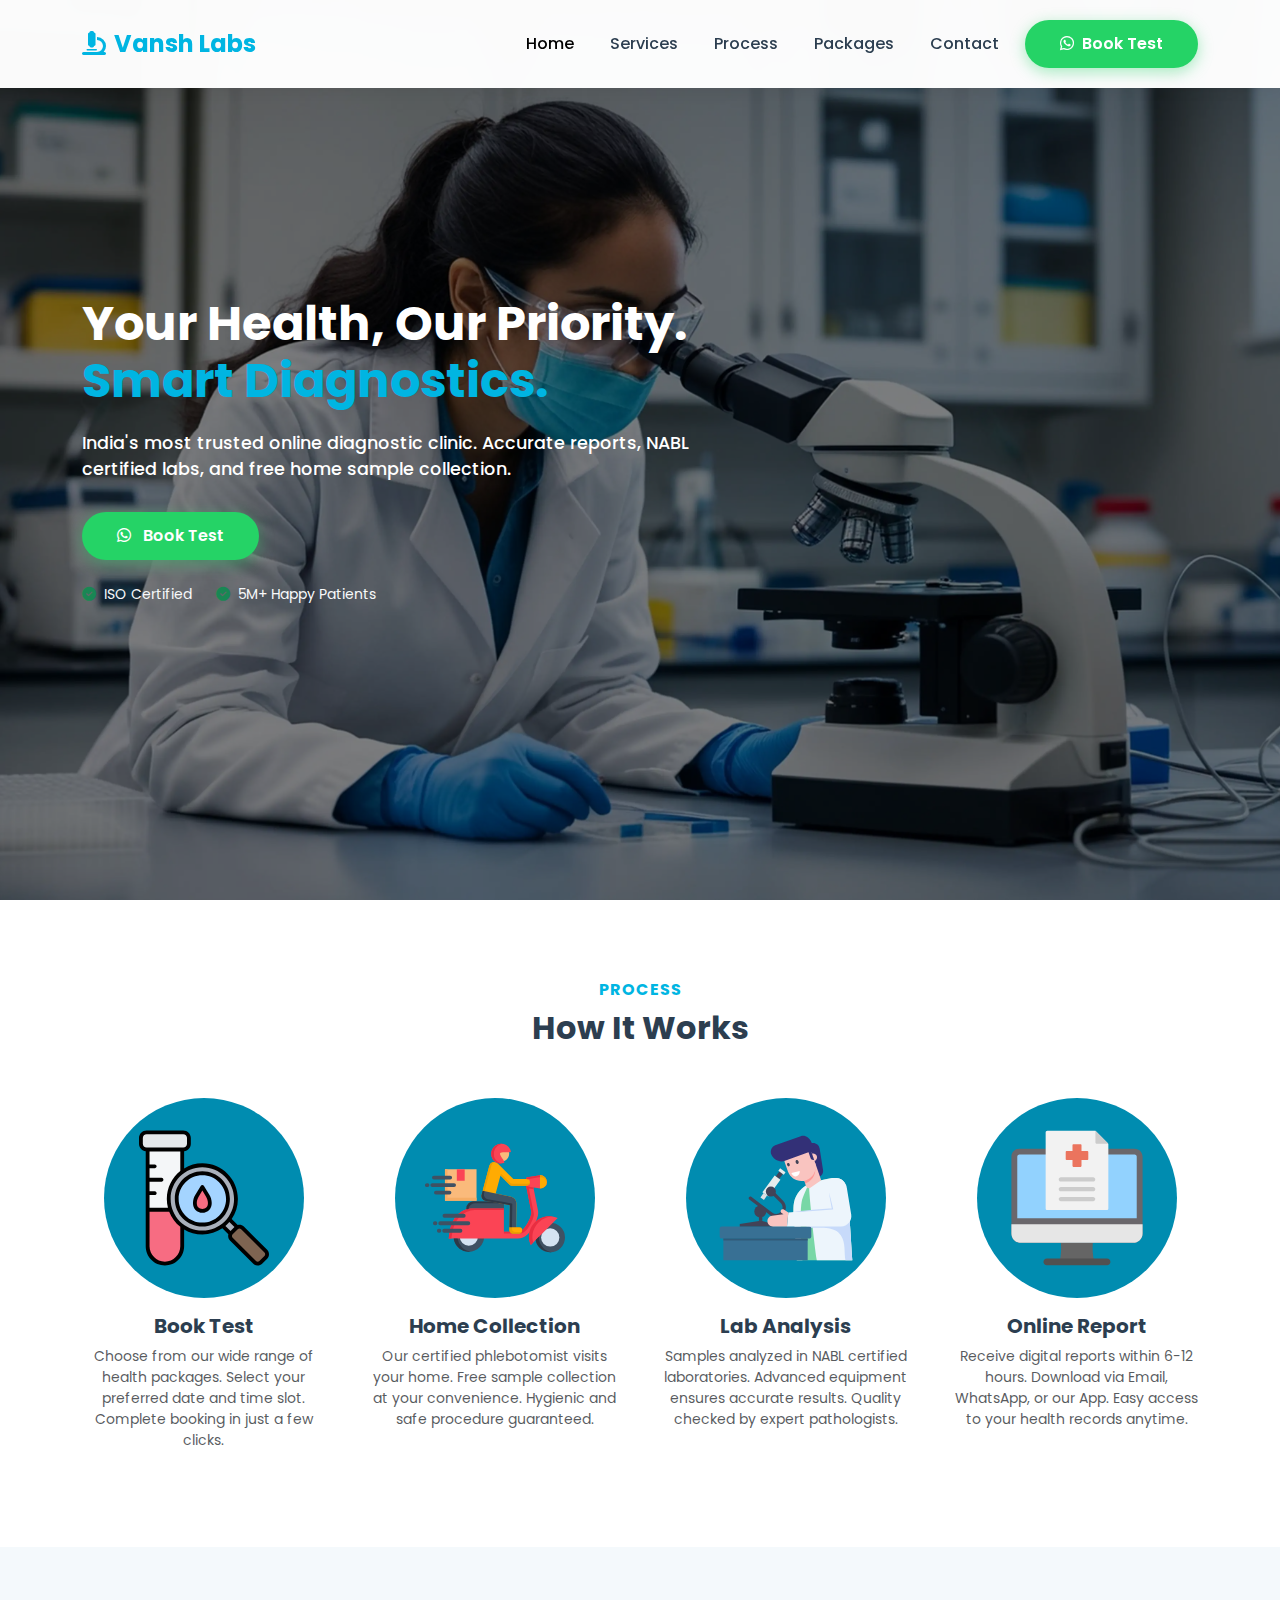
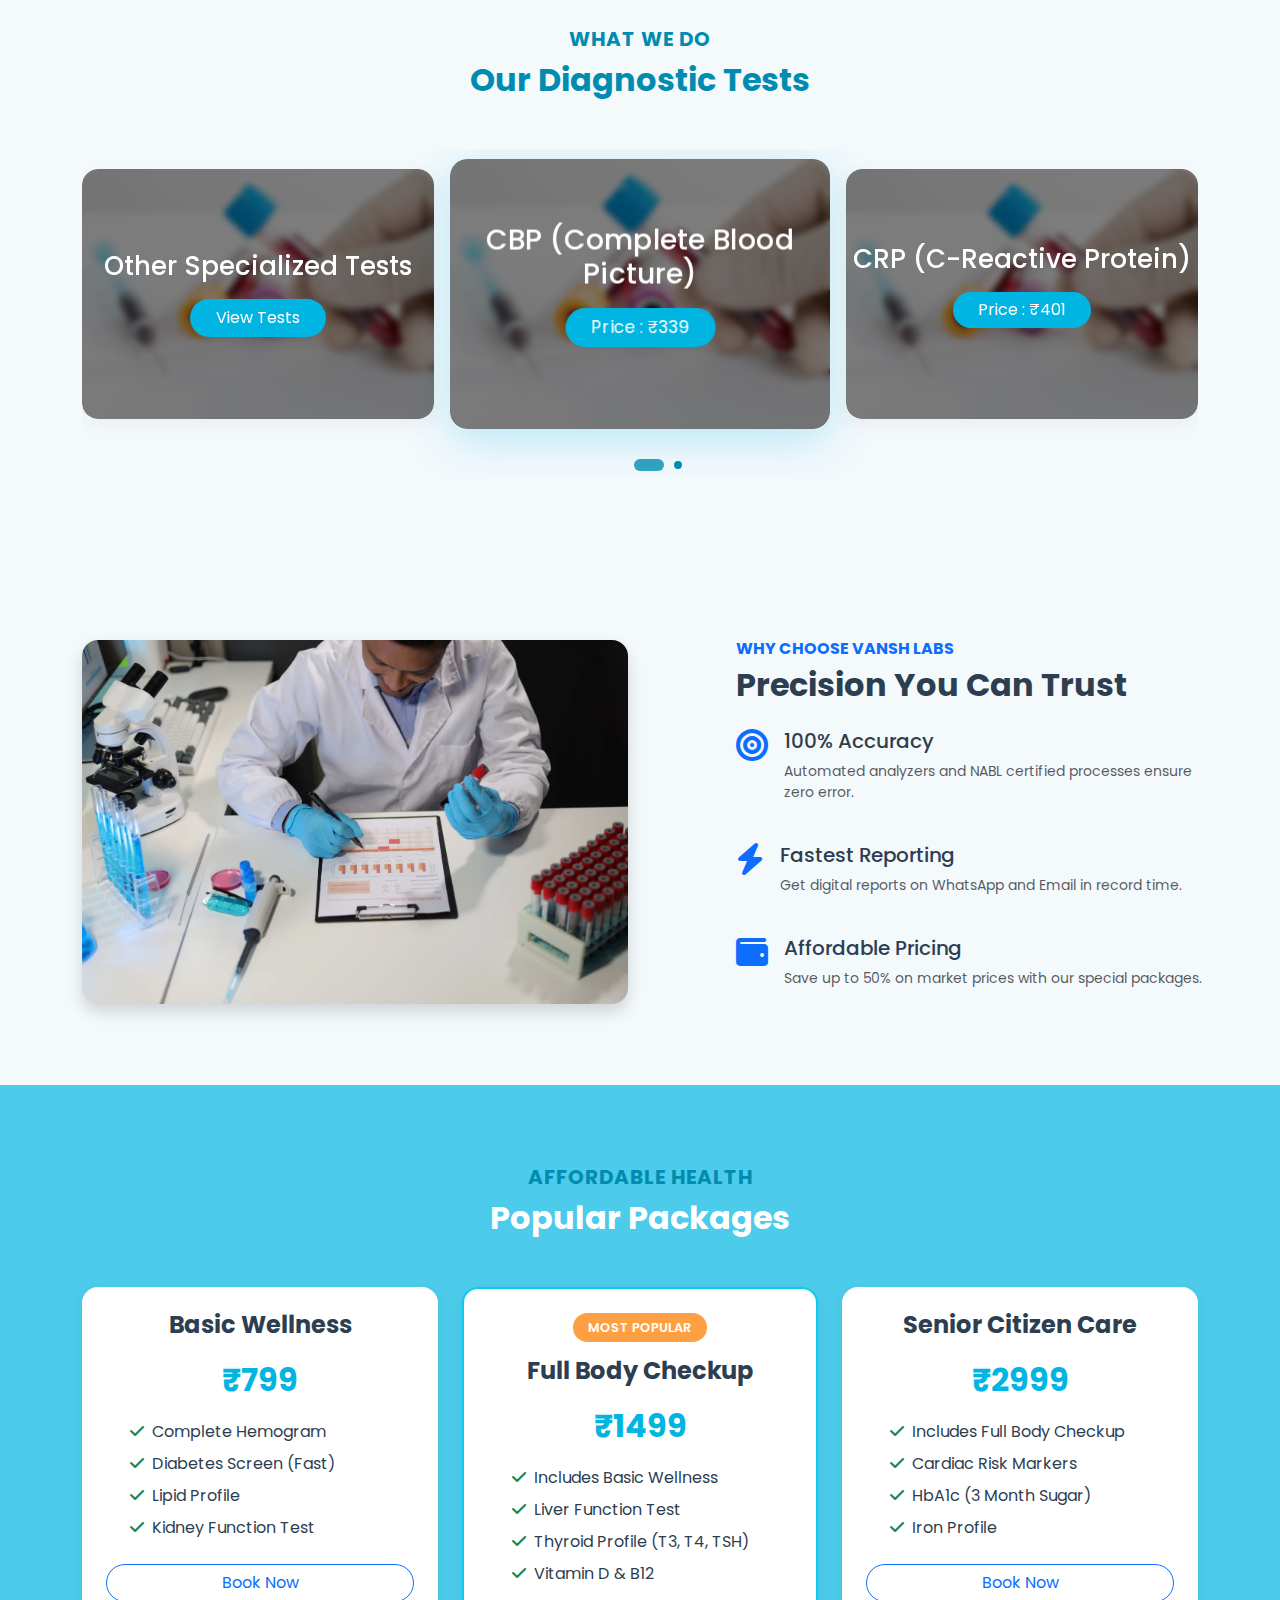
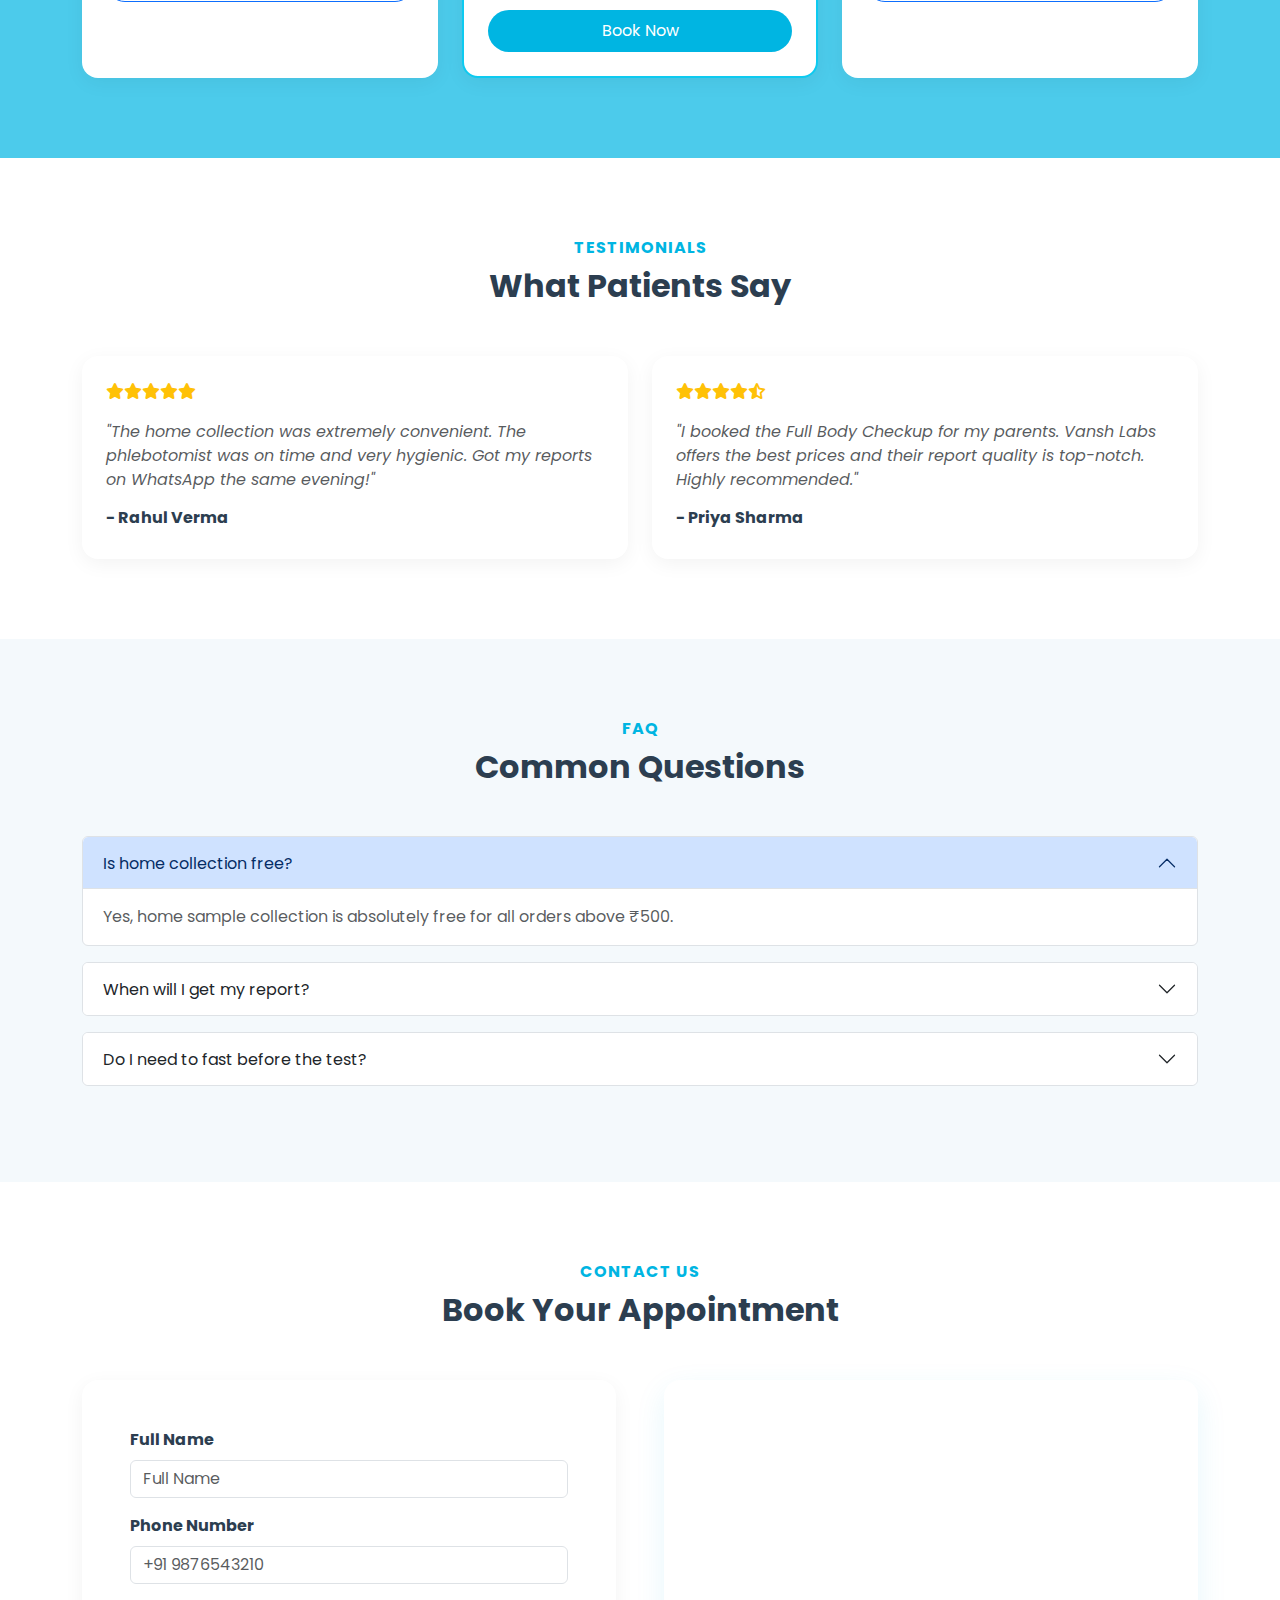
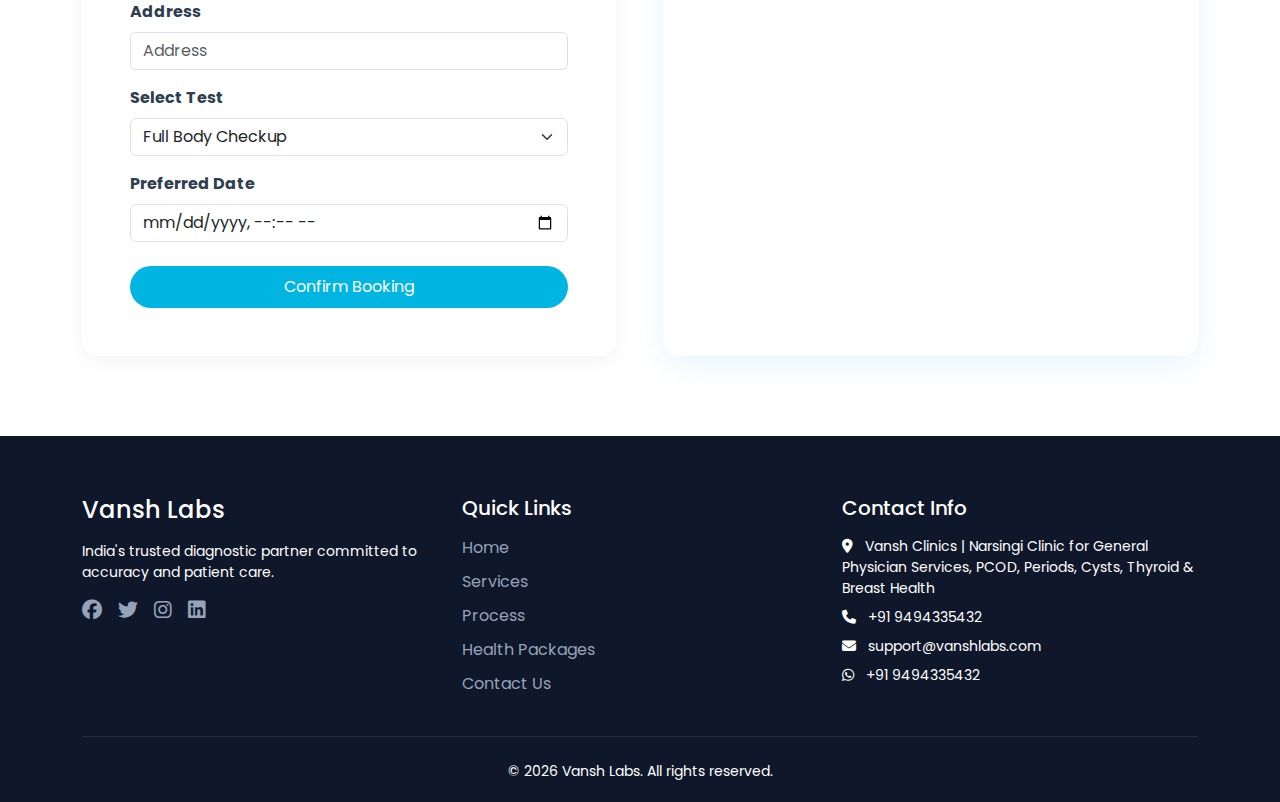
<file: v-0.0/clinicV4.html>
<!DOCTYPE html>
<html lang="en">

<head>
    <meta charset="UTF-8">
    <meta name="viewport" content="width=device-width, initial-scale=1.0">
    <meta name="description"
        content="Vansh Labs - India's leading diagnostic center. Book blood tests, full body checkups with free home collection.">
    <title>Vansh Labs | Advanced Diagnostics & Pathology</title>

    <link href="https://cdn.jsdelivr.net/npm/bootstrap@5.3.0/dist/css/bootstrap.min.css" rel="stylesheet">
    <link rel="stylesheet" href="https://cdnjs.cloudflare.com/ajax/libs/font-awesome/6.4.0/css/all.min.css">
    <link href="https://fonts.googleapis.com/css2?family=Poppins:wght@300;400;500;600;700&display=swap"
        rel="stylesheet">
    <link rel="stylesheet" href="https://cdn.jsdelivr.net/npm/swiper@11/swiper-bundle.min.css">
    <link rel="stylesheet" href="https://cdn.jsdelivr.net/npm/bootstrap-icons@1.13.1/font/bootstrap-icons.min.css">
    <link rel="stylesheet" href="assits/styles/style.css">
</head>

<body data-bs-spy="scroll" data-bs-target="#mainNav" data-bs-offset="100">

    <nav class="navbar navbar-expand-lg fixed-top" id="mainNav">
        <div class="container">
            <a class="navbar-brand" href="#">
                <i class="fas fa-microscope me-2"></i>Vansh Labs
            </a>
            <button class="navbar-toggler" type="button" data-bs-toggle="collapse" data-bs-target="#navbarNav">
                <span class="navbar-toggler-icon"></span>
            </button>
            <div class="collapse navbar-collapse" id="navbarNav">
                <ul class="navbar-nav ms-auto align-items-center">
                    <li class="nav-item"><a class="nav-link active" href="#hero">Home</a></li>
                    <li class="nav-item"><a class="nav-link" href="#services">Services</a></li>
                    <li class="nav-item"><a class="nav-link" href="#process">Process</a></li>
                    <li class="nav-item"><a class="nav-link" href="#packages">Packages</a></li>
                    <li class="nav-item"><a class="nav-link" href="#contact">Contact</a></li>
                    <li class="nav-item ms-lg-2">
                        <a href="https://wa.me/9494335432
" target="_blank" class="btn btn-main btn-whatsapp">
                            <i class="fab fa-whatsapp me-2"></i>Book Test
                        </a>
                    </li>
                </ul>
            </div>
        </div>
    </nav>

    <section id="hero">
        <div class="container h-100">
            <div class="row align-items-center h-100">
                <div class="col-lg-8 col-xl-7">
                    <h1 class="hero-title">Your Health, Our Priority.<br><span>Smart Diagnostics.</span></h1>
                    <p class="hero-subtitle">India's most trusted online diagnostic clinic. Accurate reports, NABL
                        certified labs, and free home sample collection.</p>
                    <div class="d-flex flex-wrap gap-2 justify-content-lg-start justify-content-center">
                        <!-- <a href="#contact" class="btn btn-main btn-primary-custom">
                            <i class="fas fa-calendar-check me-2"></i>Book Online
                        </a> -->
                        <a href="https://wa.me/919876543210" target="_blank" class="btn btn-main btn-whatsapp">
                            <i class="fab fa-whatsapp me-2"></i> Book Test
                        </a>
                    </div>
                    <div class="mt-4 d-flex gap-4 justify-content-lg-start justify-content-center text-light">
                        <small><i class="fas fa-check-circle text-success me-1"></i> ISO Certified</small>
                        <small><i class="fas fa-check-circle text-success me-1"></i> 5M+ Happy Patients</small>
                    </div>
                </div>
            </div>
        </div>
    </section>

    <!-- Process -->

    <section id="process" class="section-padding">
        <div class="container">
            <div class="section-header">
                <h6>Process</h6>
                <h2>How It Works</h2>
            </div>
            <div class="row text-center position-relative">
                <div class="d-flex flex-column flex-md-row justify-content-between gap-5">
                    <div class="steps">
                        <div class="step-circle mx-auto mb-3">
                            <svg id="fi_9401751" enable-background="new 0 0 512 512" height="512" viewBox="0 0 512 512"
                                width="512" xmlns="http://www.w3.org/2000/svg">
                                <g clip-rule="evenodd" fill-rule="evenodd">
                                    <g>
                                        <g>
                                            <path
                                                d="m176.326 68.624h-126.471v364.141c0 34.779 28.456 63.235 63.235 63.235 34.78 0 63.236-28.455 63.236-63.235z"
                                                fill="#f4f6f8"></path>
                                            <path
                                                d="m180.032 16h-133.882c-11.476 0-20.835 9.36-20.835 20.835v20.954c0 11.476 9.36 20.835 20.835 20.835h133.882c11.475 0 20.835-9.36 20.835-20.835v-20.954c0-11.476-9.36-20.835-20.835-20.835z"
                                                fill="#e4e8eb"></path>
                                            <path
                                                d="m49.855 298.847v133.918c0 34.779 28.456 63.235 63.235 63.235 34.78 0 63.236-28.455 63.236-63.235v-133.918z"
                                                fill="#f76c82"></path>
                                        </g>
                                        <g>
                                            <g>
                                                <path d="m332.952 326.284h34.363v66.327h-34.363z" fill="#a9b0bb"
                                                    transform="matrix(.707 -.707 .707 .707 -151.616 352.867)"></path>
                                                <ellipse cx="249.992" cy="259.307" fill="#a9b0bb" rx="122.952"
                                                    ry="122.952"
                                                    transform="matrix(.707 -.707 .707 .707 -110.137 252.72)"></ellipse>
                                                <ellipse cx="249.992" cy="259.307" fill="#a4d4ff" rx="93.712"
                                                    ry="93.713" transform="matrix(.973 -.23 .23 .973 -52.889 64.373)">
                                                </ellipse>
                                                <path
                                                    d="m355.897 383.779 18.567-18.567c6.133-6.133 16.168-6.133 22.301 0l85.321 85.321c6.133 6.133 6.133 16.168 0 22.301l-18.567 18.566c-6.133 6.133-16.168 6.133-22.301 0l-85.321-85.321c-6.132-6.132-6.133-16.167 0-22.3z"
                                                    fill="#7e6451"></path>
                                            </g>
                                            <path
                                                d="m249.992 215.513 20.099 32.765c8.175 13.326 11.055 35.477 0 46.531-11.055 11.055-29.144 11.055-40.198 0-11.055-11.055-8.175-33.205 0-46.531z"
                                                fill="#f76c82"></path>
                                        </g>
                                    </g>
                                    <path
                                        d="m265.152 289.86c-4.047 4.02-9.411 6.241-15.152 6.241s-11.152-2.221-15.152-6.241c-8.141-8.13-5.976-26.511.988-37.92l14.164-23.041 14.117 23.041c7.011 11.409 9.129 29.79 1.035 37.92zm-9.223-78.011c-1.27-2.07-3.529-3.34-5.929-3.34-2.447 0-4.706 1.27-5.976 3.34l-20.093 32.76c-9.929 16.141-12.328 41.809.988 55.15 6.682 6.66 15.575 10.34 25.08 10.34 9.458 0 18.351-3.68 25.033-10.34 13.317-13.341 10.917-39.009 1.035-55.15zm221.207 256.03-18.587 18.57c-3.388 3.421-8.988 3.41-12.376 0l-85.311-85.321c-1.647-1.649-2.588-3.849-2.588-6.2 0-2.36.941-4.558 2.588-6.2l18.54-18.57c1.694-1.709 3.953-2.57 6.211-2.57 2.259 0 4.47.861 6.211 2.57l85.311 85.321c1.647 1.639 2.541 3.84 2.541 6.2.001 2.351-.893 4.561-2.54 6.2zm-128.367-124.209c-4.423 5.16-9.27 9.979-14.399 14.39l18.681 18.679 14.352-14.4zm-214.76-84.37c0 63.939 52.043 115.959 115.991 115.959 63.901 0 115.944-52.02 115.944-115.959 0-63.931-52.043-115.951-115.944-115.951-63.948 0-115.991 52.02-115.991 115.951zm35.292 173.459c0 31.01-25.222 56.24-56.231 56.24s-56.231-25.23-56.231-56.24v-126.919h71.806c8.423 21.879 22.587 40.929 40.656 55.27zm-136.978-374.979v-20.95c0-7.629 6.164-13.831 13.834-13.831h133.872c7.623 0 13.834 6.202 13.834 13.831v20.95c0 7.63-6.211 13.839-13.834 13.839h-133.872c-7.67 0-13.834-6.209-13.834-13.839zm87.711 201.52c0 11.24 1.459 22.139 4.141 32.539h-67.336v-46.52h18.963c3.859 0 6.964-3.131 6.964-6.999 0-3.86-3.106-7-6.964-7h-18.963v-35.12h43.808c3.859 0 6.964-3.13 6.964-7 0-3.871-3.106-7.001-6.964-7.001h-43.808v-35.129h18.963c3.859 0 6.964-3.131 6.964-7 0-3.86-3.106-6.999-6.964-6.999h-18.963v-47.451h112.462v71.869c-29.975 23.832-49.267 60.612-49.267 101.811zm366.984 186.28-85.311-85.321c-6.023-6.04-14.634-7.959-22.351-5.779l-22.022-22.029c14.258-20.852 22.586-46.041 22.586-73.151 0-71.651-58.301-129.95-129.919-129.95-24.375 0-47.196 6.74-66.677 18.449v-62.379c13.787-1.64 24.516-13.399 24.516-27.639v-20.951c0-15.35-12.47-27.829-27.81-27.829h-133.873c-15.387-.001-27.856 12.478-27.856 27.829v20.95c0 14.24 10.729 26 24.563 27.639v347.339c0 38.73 31.48 70.241 70.206 70.241s70.254-31.51 70.254-70.241v-61.948c19.481 11.71 42.302 18.451 66.677 18.451 27.104 0 52.278-8.351 73.124-22.611l22.022 22.03c-.565 2.011-.847 4.101-.847 6.25 0 6.091 2.353 11.81 6.635 16.1l85.311 85.321c4.47 4.43 10.305 6.65 16.093 6.65 5.835 0 11.67-2.221 16.14-6.65l18.54-18.57c4.282-4.29 6.682-10.01 6.682-16.1-.002-6.091-2.401-11.811-6.683-16.101zm-237.018-99.561c47.808 0 86.723-38.9 86.723-86.719 0-47.811-38.915-86.711-86.723-86.711s-86.723 38.9-86.723 86.711c.001 47.82 38.915 86.719 86.723 86.719zm0-187.429c-55.572 0-100.745 45.179-100.745 100.71 0 55.539 45.173 100.72 100.745 100.72 55.525 0 100.698-45.181 100.698-100.72.001-55.531-45.173-100.71-100.698-100.71z">
                                    </path>
                                </g>
                            </svg>
                        </div>
                        <h5 class="fw-bold">Book Test</h5>
                        <p class="text-muted small">Choose from our wide range of health packages. Select your preferred
                            date and time slot. Complete booking in just a few clicks.</p>
                    </div>
                    <div class="steps">
                        <div class="step-circle mx-auto mb-3">
                            <svg id="fi_17627470" viewBox="0 0 512 512" xmlns="http://www.w3.org/2000/svg"
                                data-name="Layer 1">
                                <g fill-rule="evenodd">
                                    <path
                                        d="m271.153 66.2a29.084 29.084 0 1 1 -20.553 35.639 29.079 29.079 0 0 1 20.553-35.639z"
                                        fill="#faba7b"></path>
                                    <path d="m419.82 362.157a54 54 0 1 1 0 76.388 53.978 53.978 0 0 1 0-76.388z"
                                        fill="#3f5163"></path>
                                    <path d="m120.905 357.645a55.732 55.732 0 1 1 0 78.8 55.714 55.714 0 0 1 0-78.8z"
                                        fill="#3f5163"></path>
                                    <path d="m136.683 373.394a33.439 33.439 0 1 1 0 47.3 33.44 33.44 0 0 1 0-47.3z"
                                        fill="#d5e3f2"></path>
                                    <path
                                        d="m175.509 269.071h113.031v47.621h-136.827v-23.792a23.869 23.869 0 0 1 23.8-23.825z"
                                        fill="#3f5163"></path>
                                    <path
                                        d="m86.562 404.461h252.3c28.509 0 46.873-24.63 59.691-47.247a131.822 131.822 0 0 0 14.139-36.24 49.188 49.188 0 0 0 .316-20.376l-20.864-104.725h-15.174l-7.817 12.243 19.485 97.138a23.747 23.747 0 0 1 -.144 10.259 106.975 106.975 0 0 1 -11.494 29.458c-7.73 13.622-20.778 34.688-38.136 34.688h-50.324v-85.269h-114.84c-45.7 0-76.044 37.792-82.97 82.97z"
                                        fill="#fb4455"></path>
                                    <path
                                        d="m397.748 223.98-24-3.995a15.34 15.34 0 0 1 -2.328-.6l-2.27-11.265 7.817-12.243h15.174z"
                                        fill="#e82e41"></path>
                                    <path
                                        d="m374.814 180.526 40.982-6.811a36.978 36.978 0 0 1 5.92-.661 24.055 24.055 0 1 1 0 48.109 36.952 36.952 0 0 1 -5.92-.632l-40.982-6.811a7.015 7.015 0 0 1 -5.891-6.955v-19.313a7.007 7.007 0 0 1 5.891-6.926z"
                                        fill="#fb4455"></path>
                                    <path
                                        d="m420.481 173.111c.4-.028.833-.057 1.235-.057a24.055 24.055 0 1 1 0 48.109c-.4 0-.833 0-1.235-.029z"
                                        fill="#ffab02"></path>
                                    <path
                                        d="m323.055 186.561h48.426a12.143 12.143 0 1 1 0 24.285h-53.455a12.233 12.233 0 0 1 -8.593-3.564l-33.395-33.423-17.617 65.726 56.156 11.926c6.783 1.438 12.444 6.007 16.123 11.9 3.65 5.833 3.736 12.76 3.621 19.657l-1.121 79.664h10.864a11.639 11.639 0 0 1 0 23.278h-23.193a11.688 11.688 0 0 1 -11.671-11.639c0-.92-.057-1.811-.057-2.73.459-25.463.919-61.013 1.379-86.447.029-1.638-.6-3.248-2.213-3.535l-88.2-15.261a18.443 18.443 0 0 1 -12.99-22.474l28.193-106.3a18.352 18.352 0 0 1 31.757-7.041z"
                                        fill="#ffab02"></path>
                                    <path
                                        d="m258.421 239.585 56.156 11.926c6.783 1.438 12.444 6.007 16.123 11.9 3.65 5.833 3.736 12.76 3.621 19.657l-1.121 79.664h10.864a11.639 11.639 0 0 1 0 23.278h-23.193a11.688 11.688 0 0 1 -11.671-11.639c0-.92-.057-1.811-.057-2.73.459-25.463.919-61.013 1.379-86.447.029-1.638-.6-3.248-2.213-3.535l-88.2-15.261a18.443 18.443 0 0 1 -12.99-22.474l3.822-14.4z"
                                        fill="#3f5163"></path>
                                    <path
                                        d="m333.2 362.732h10.864a11.639 11.639 0 0 1 0 23.278h-23.193a11.688 11.688 0 0 1 -11.671-11.639c0-.92-.057-1.811-.057-2.73.057-2.874.115-5.834.172-8.909z"
                                        fill="#ffab02"></path>
                                    <path
                                        d="m269.2 58.9a36.685 36.685 0 0 1 44.891 25.922c2.241 8.421-36.068.029-39.373 7.415-4.339 9.742 24.084 33.222 12.99 36.211-19.571 5.231-39.171-5.115-44.43-24.658a36.671 36.671 0 0 1 25.922-44.89z"
                                        fill="#fb4455"></path>
                                </g>
                                <path d="m72.997 151.011h115.502v115.502h-115.502z" fill="#faba7b"></path>
                                <path d="m116.336 151.011h28.825v41.873h-28.825z" fill="#fb4455"></path>
                                <path d="m434.362 376.7a33.439 33.439 0 1 1 0 47.3 33.44 33.44 0 0 1 0-47.3z"
                                    fill="#d5e3f2" fill-rule="evenodd"></path>
                                <path d="m485.2 329.365-98.2 98.173c-28.423-62.047 36.153-126.624 98.2-98.173z"
                                    fill="#fb4455" fill-rule="evenodd"></path>
                                <path
                                    d="m188.499 255.018h-106.305v-11.783-14.169-13.219-14.169-13.22-14.197-23.25h-9.197v23.25 14.197 13.22 14.169 13.219 14.169 23.278h115.502z"
                                    fill="#f5ad65" fill-rule="evenodd"></path>
                                <path
                                    d="m217.813 230.992 24.744-93.373a18.135 18.135 0 0 1 14.169-13.22 18.328 18.328 0 0 0 -21.411 13.22l-24.371 91.907z"
                                    fill="#ed9e00" fill-rule="evenodd"></path>
                                <path
                                    d="m252.53 103.793a36.642 36.642 0 0 1 25.922-44.893 35.925 35.925 0 0 1 4.886-.949 36.649 36.649 0 0 0 -40.062 45.839 34.6 34.6 0 0 0 16.956 21.669c.661.374 1.322.69 2.012 1.006a36.738 36.738 0 0 0 19.944 3.047 34.783 34.783 0 0 1 -25.721-16.439 35.812 35.812 0 0 1 -3.937-9.283z"
                                    fill="#e82e41" fill-rule="evenodd"></path>
                                <path
                                    d="m114.3 341.292a99.363 99.363 0 0 1 9.4-13.191 83.088 83.088 0 0 1 15.461-14.2 72.977 72.977 0 0 1 12.559-7.127 74.843 74.843 0 0 1 30.9-6.467h105.92v-5.92h-114.84a76.674 76.674 0 0 0 -21.986 3.133 75.6 75.6 0 0 0 -28.914 16.38 88.062 88.062 0 0 0 -12.674 14.2 103.223 103.223 0 0 0 -7.99 13.191 117.785 117.785 0 0 0 -6.035 14.2 126.324 126.324 0 0 0 -3.736 13.192c-.661 2.874-1.207 5.747-1.638 8.679l-.862 5.518-3.305 21.583h9.829l3.247-21.181a2.223 2.223 0 0 1 .058-.4 121.93 121.93 0 0 1 3.075-14.2 118.818 118.818 0 0 1 4.483-13.192 112.49 112.49 0 0 1 7.041-14.2z"
                                    fill="#e82e41" fill-rule="evenodd"></path>
                                <path
                                    d="m377 344.971c-5 8.794-12.214 20.692-21.381 28.02a11.212 11.212 0 0 1 .086 1.38 11.7 11.7 0 0 1 -8.507 11.208h.575c17.358 0 30.406-21.066 38.137-34.659a107.721 107.721 0 0 0 11.5-29.458 23.747 23.747 0 0 0 .144-10.259l-19.428-96.937-3.305-.546a7.109 7.109 0 0 1 -4.627-2.874h-.494l18.939 94.408a23.747 23.747 0 0 1 -.144 10.259 106.975 106.975 0 0 1 -11.495 29.458z"
                                    fill="#e82e41" fill-rule="evenodd"></path>
                                <path d="m317.739 385.579a11.763 11.763 0 0 1 -7.243-5.92h-21.956v5.92z" fill="#e82e41"
                                    fill-rule="evenodd"></path>
                                <path
                                    d="m50.667 382.878a7.1 7.1 0 1 1 0-14.2h1.782a7.1 7.1 0 0 1 0 14.2zm20.548-54.778a7.1 7.1 0 0 1 0-14.2h70.325a7.1 7.1 0 0 1 0 14.2zm-35 27.388a7.1 7.1 0 0 1 0-14.2h1.811a7.1 7.1 0 0 1 0 14.2zm19.629 0a7.1 7.1 0 1 1 0-14.2h102.479a7.1 7.1 0 1 1 0 14.2zm14.427 27.389a7.1 7.1 0 1 1 0-14.2h59.289a7.1 7.1 0 0 1 0 14.2z"
                                    fill="#3f5163"></path>
                                <path
                                    d="m7.1 215.847a7.085 7.085 0 1 1 0-14.169h1.81a7.085 7.085 0 1 1 0 14.169zm25.577-27.389a7.1 7.1 0 0 1 0-14.2h59.288a7.1 7.1 0 0 1 0 14.2zm7.472 54.777a7.085 7.085 0 1 1 0-14.169h49.258a7.085 7.085 0 1 1 0 14.169zm-13.449-27.388a7.085 7.085 0 0 1 0-14.169h79.52a7.085 7.085 0 1 1 0 14.169z"
                                    fill="#3f5163"></path>
                                <path
                                    d="m318 362.732h-8.679c-.057 3.075-.115 6.035-.172 8.909 0 .919.057 1.81.057 2.73a11.42 11.42 0 0 0 1.293 5.288 11.763 11.763 0 0 0 7.243 5.92 11.159 11.159 0 0 0 3.132.431h23.193a11.308 11.308 0 0 0 3.132-.431 11.726 11.726 0 0 0 6.926-5.374 9.529 9.529 0 0 1 -1.293.086h-23.195a11.947 11.947 0 0 1 -3.794-.632 11.763 11.763 0 0 1 -7.843-11.036c0-.891-.086-1.81-.057-2.73 0-1.035.029-2.1.057-3.161z"
                                    fill="#ed9e00" fill-rule="evenodd"></path>
                                <path
                                    d="m309.318 362.732h8.682c.431-25.176.862-58.858 1.294-83.286.028-1.61-.6-3.248-2.185-3.535l-28.569-4.911-11.007-1.926-48.627-8.421a18.392 18.392 0 0 1 -12.99-22.473l1.9-7.185-6.869-1.466-3.822 14.4a18.443 18.443 0 0 0 12.99 22.474l15.548 2.673 52.88 9.168 19.772 3.42c1.61.287 2.242 1.9 2.213 3.535-.4 22.589-.8 53.138-1.207 77.538z"
                                    fill="#2c3947" fill-rule="evenodd"></path>
                                <path
                                    d="m311.272 200.442-33.394-33.423-1.84 6.84 33.395 33.423a12.233 12.233 0 0 0 8.593 3.564h53.455a12.161 12.161 0 0 0 12.156-12.157 1.882 1.882 0 0 0 -.029-.4 12.122 12.122 0 0 1 -10.288 5.719h-53.455a12.235 12.235 0 0 1 -8.593-3.564z"
                                    fill="#ed9e00" fill-rule="evenodd"></path>
                                <path
                                    d="m158.726 295.8a23.87 23.87 0 0 1 23.566-20.491h89.32l-35.952-6.236h-60.151a23.869 23.869 0 0 0 -23.8 23.825v4.627a69.364 69.364 0 0 1 7.013-1.725z"
                                    fill="#2c3947" fill-rule="evenodd"></path>
                                <path
                                    d="m396.11 418.456c-14.312-48.4 24.715-95.068 71.733-94.694-22.905-4.426-44.92 2.73-61.186 16.611a75.614 75.614 0 0 0 -25.032 41.643 72.447 72.447 0 0 0 5.375 45.522z"
                                    fill="#e82e41" fill-rule="evenodd"></path>
                                <path
                                    d="m432.436 438.545a54.008 54.008 0 0 1 -15.749-40.694l-11.869 11.9a54 54 0 0 0 59.49 44.229 53.694 53.694 0 0 1 -31.872-15.433z"
                                    fill="#2c3947" fill-rule="evenodd"></path>
                                <path
                                    d="m135.016 436.447a55.5 55.5 0 0 1 -15.835-31.986h-14.111a55.776 55.776 0 0 0 62.306 47.879 55.3 55.3 0 0 1 -32.36-15.893z"
                                    fill="#2c3947" fill-rule="evenodd"></path>
                                <path
                                    d="m375.447 187.222 40.753-6.782c1.437-.23 2.846-.46 4.283-.575v-6.754a42.951 42.951 0 0 0 -4.685.6l-40.982 6.811a6.98 6.98 0 0 0 -5.834 6.035h2.5a12.093 12.093 0 0 1 3.966.661z"
                                    fill="#e82e41" fill-rule="evenodd"></path>
                                <path
                                    d="m422.147 179.779a24.1 24.1 0 0 1 23.566 19.169c.029-.6.058-1.207.058-1.839a24.064 24.064 0 0 0 -24.055-24.055c-.4 0-.833.029-1.235.057v6.754a16.307 16.307 0 0 1 1.666-.086z"
                                    fill="#ed9e00" fill-rule="evenodd"></path>
                            </svg>
                        </div>
                        <h5 class="fw-bold">Home Collection</h5>
                        <p class="text-muted small">Our certified phlebotomist visits your home. Free sample collection
                            at your convenience. Hygienic and safe procedure guaranteed.</p>
                    </div>
                    <div class="steps">
                        <div class="step-circle mx-auto mb-3">
                            <svg id="fi_6401547" enable-background="new 0 0 72 72" height="512" viewBox="0 0 72 72"
                                width="512" xmlns="http://www.w3.org/2000/svg">
                                <g id="_x38_6">
                                    <g>
                                        <g>
                                            <path
                                                d="m52.0283737 25.2688389h-3.0555305l-3.2176781-16.5574417 3.2627907-.9281712c1.9558601-.5589271 3.9657936.7208834 4.281292 2.7308207l1.7600441 11.2109137c.2922248 1.8613681-1.1467515 3.5438785-3.0309182 3.5438785z"
                                                fill="#333077"></path>
                                        </g>
                                    </g>
                                    <g>
                                        <g>
                                            <path
                                                d="m70.095932 68h-28.5632362l-1.2157669-18.5726891c-.2073784-1.9380379-.7365875-5.7496872-.4076424-9.6901894.371891-4.4697113 2.9893341-8.345787 6.7939568-10.4556293.9440079-.5292072 1.9523544-.9438763 3.0250854-1.2300434l4.3338737-1.1584568c.0071144-.0071602.0142708-.0071602.0142708-.0071602l1.7163849-.4577942c3.5042267-.7795811 8.3172417-1.59478 10.1337166 1.4947319 1.0226593 1.7377758 1.766449 7.1157436 2.3528366 13.5950756.8081284 8.968052 1.3087464 20.0457726 1.8165207 26.4821549z"
                                                fill="#78d7a6"></path>
                                        </g>
                                    </g>
                                    <g>
                                        <g>
                                            <path
                                                d="m47.1093712 30.1447086s-2.6724243 5.6942196-3.0453033 7.7398701c-1.3502312 7.4075661.4293746 30.1154213.4293746 30.1154213h-2.9607468l-1.2157669-18.5726891c-.2073784-1.9380379-.7365875-5.7496872-.4076424-9.6901894.371891-4.4697113 2.9893341-8.345787 6.7939568-10.4556293z"
                                                fill="#edf5fc"></path>
                                        </g>
                                    </g>
                                    <g>
                                        <g>
                                            <path
                                                d="m70.095932 68h-18.2538071c-1.4875336-9.5903206-4.0446777-35.6934242-3.9445877-37.0736198.1144485-1.6377296 5.8070869-3.8975525 6.1646652-4.0333881.0071144-.0071602.0142708-.0071602.0142708-.0071602l1.7163849-.4577942c3.5042267-.7795811 8.3172417-1.59478 10.1337166 1.4947319 1.0226593 1.7377758 1.766449 7.1157436 2.3528366 13.5950756.8081284 8.9680519 1.3087464 20.0457725 1.8165207 26.4821548z"
                                                fill="#edf5fc"></path>
                                        </g>
                                    </g>
                                    <g>
                                        <g>
                                            <path
                                                d="m70.095932 68h-3.5114288c-.1358795-.5292053-.2073822-1.0870438-.2574463-1.6162567-.2002182-2.2098846-.1287231-4.441246-.4648209-6.6366425-.3361511-2.1955719-1.1371155-4.4124413-2.7748032-5.9071732-2.2956581-2.1025124-5.678318-2.3672028-8.7892647-2.5245132-3.3540688 0-6.5579453-.2790108-9.8691063.4862556 4.2766037-2.088192 8.3887367-4.6127052 12.5509338-6.9154816 2.4816055-1.3658791 5.0203896-2.7532349 7.8095093-3.2754555 1.1370697-.2145844 2.3385239-.2573586 3.4899063-.0928879.8081285 8.9680521 1.3087465 20.0457727 1.8165208 26.482155z"
                                                fill="#c7dafa"></path>
                                        </g>
                                    </g>
                                    <g>
                                        <g>
                                            <path
                                                d="m47.948307 56.8199883h-44.9814608c-.5869548 0-1.0627759-.4758224-1.0627759-1.0627747v-4.0740509c0-.586956.475821-1.0627785 1.0627759-1.0627785h44.9814608c.586956 0 1.0627747.4758224 1.0627747 1.0627785v4.0740509c0 .5869522-.4758186 1.0627747-1.0627747 1.0627747z"
                                                fill="#387094"></path>
                                        </g>
                                    </g>
                                    <g>
                                        <g>
                                            <path d="m3.78 56.822h43.36v11.178h-43.36z" fill="#387094"></path>
                                        </g>
                                    </g>
                                    <g>
                                        <g>
                                            <path d="m3.781 56.819h43.357v1.044h-43.357z" fill="#315a79"></path>
                                        </g>
                                    </g>
                                    <g>
                                        <g>
                                            <g>
                                                <path d="m29.371 21.677h2.193v10.863h-2.193z" fill="#424357"
                                                    transform="matrix(.809 .588 -.588 .809 21.757 -12.732)"></path>
                                            </g>
                                        </g>
                                        <g>
                                            <g>
                                                <path d="m26.663 24.461h3.695v10.679h-3.695z" fill="#e6ecec"
                                                    transform="matrix(.809 .588 -.588 .809 22.966 -11.068)"></path>
                                            </g>
                                        </g>
                                        <g>
                                            <g>
                                                <path d="m23.471 33.858h2.193v2.74h-2.193z" fill="#dce0e3"
                                                    transform="matrix(.809 .588 -.588 .809 25.403 -7.712)"></path>
                                            </g>
                                        </g>
                                        <g>
                                            <g>
                                                <path d="m32.201 21.592h3.433v1.538h-3.433z" fill="#e6ecec"
                                                    transform="matrix(.809 .588 -.588 .809 19.626 -15.667)"></path>
                                            </g>
                                        </g>
                                        <g>
                                            <g>
                                                <g>
                                                    <path
                                                        d="m28.0124531 44.9654427-10.8883839-8.2299652c-.3693619-.279274-.4426613-.8054695-.1633873-1.1748314.2792721-.3697701.8046513-.4430695 1.1748314-.1633873l10.8728237 8.2184982c1.3140583.9467468 3.1219654.8005562 4.2816448-.3587151 1.2972679-1.2976799 1.2972679-3.4090157 0-4.7062874l-5.1759758-5.1759758c-.3275928-.3275909-.3275928-.8582954 0-1.1858864.3275948-.3275948.8582954-.3275948 1.1858883 0l5.1759739 5.1759758c1.9512291 1.9512253 1.9512291 5.1264267 0 7.078064-1.749218 1.749218-4.4678802 1.9591103-6.4634151.5225106z"
                                                        fill="#424357"></path>
                                                </g>
                                            </g>
                                        </g>
                                        <g>
                                            <g>
                                                <circle cx="22.749" cy="42.915" fill="#424357" r="3.075"></circle>
                                            </g>
                                        </g>
                                        <g>
                                            <g>
                                                <path d="m22.068 45.07h1.747v2.702h-1.747z" fill="#424357"></path>
                                            </g>
                                        </g>
                                        <g>
                                            <g>
                                                <path
                                                    d="m29.3009872 50.6203842h-17.0872697v-1.2055435l9.8540086-1.642334h1.7471638l5.4860973 1.642334z"
                                                    fill="#424357"></path>
                                            </g>
                                        </g>
                                        <g>
                                            <g>
                                                <circle cx="28.218" cy="32.712" fill="#424357" r="2.567"></circle>
                                            </g>
                                        </g>
                                    </g>
                                    <g>
                                        <g>
                                            <g>
                                                <path
                                                    d="m54.0764732 26.8858318-5.3472748 3.7431393c-.9211121.6447849-2.2031822.1946926-2.519104-.8843727l-.3721581-1.2711468-2.2241631-7.5520611 6.7653694-2.6317177.6579285-.2575302z"
                                                    fill="#f9c4c0"></path>
                                            </g>
                                        </g>
                                        <g>
                                            <g>
                                                <path
                                                    d="m51.0513878 21.4505959c0 3.0250854-1.8808556 5.8642235-4.8988266 6.9297962-.1072464.0357914-.2073784.0715847-.3146248.0930595l-2.2241631-7.5520611 6.7653694-2.6317177.2502861.7008381c.2860795.815197.421959 1.644888.421959 2.460085z"
                                                    fill="#fd9997"></path>
                                            </g>
                                        </g>
                                        <g>
                                            <g>
                                                <path
                                                    d="m51.2802429 19.8987694c0 3.0250854-1.8808556 5.8642235-4.8988266 6.9297943-3.8332138 1.3588982-8.0383186-.6507263-9.3899689-4.4768677l-1.5375557-4.3338718c-1.3516502-3.8331242.6507721-8.0383177 4.4840279-9.3898812 3.83321-1.3587217 8.0311584.6507273 9.3899231 4.4840269l1.5304413 4.326539c.2860794.8153726.4219589 1.644888.4219589 2.4602605z"
                                                    fill="#f9c4c0"></path>
                                            </g>
                                        </g>
                                        <g>
                                            <g>
                                                <path
                                                    d="m38.7805862 23.1356525c.4382744 1.2038383 1.5492249 1.9539795 2.63908 1.7060032 1.089859-.2479763 1.7669182-1.4049473 1.6411896-2.6799011z"
                                                    fill="#fff"></path>
                                            </g>
                                        </g>
                                        <g>
                                            <g>
                                                <path
                                                    d="m42.4741516 17.2579327c.1810913.547327-.002449 1.097805-.4144554 1.2341232-.4061127.1343708-.8817596-.1980038-1.0628548-.7453308-.179142-.5414352.0044022-1.0919132.4105148-1.2262821.4120026-.1363182.8876534.1960544 1.0667954.7374897z"
                                                    fill="#424357"></path>
                                            </g>
                                        </g>
                                        <g>
                                            <g>
                                                <path
                                                    d="m37.8930702 18.6331673c.1600838.4838276-.0021667.9704418-.3663712 1.0909443-.3589973.1187801-.7794647-.1750317-.9395485-.6588593-.1583595-.4786205.003891-.9652348.3628883-1.0840149.3642045-.1205044.7846719.1733093.9430314.6519299z"
                                                    fill="#424357"></path>
                                            </g>
                                        </g>
                                    </g>
                                    <g>
                                        <g>
                                            <path
                                                d="m49.0847588 7.3596377 1.6498451 3.9961476-14.9042892 5.4000149c-2.8812828 1.1895657-6.1813602-.1818466-7.3709259-3.0631323l-.0000019-.0000086c-.7725124-1.8711252.1180916-4.0142155 1.9892159-4.786727l13.1404552-4.6718006c1.9842986-.8192355 4.4448089.5801011 5.4957008 3.125506z"
                                                fill="#333077"></path>
                                        </g>
                                    </g>
                                    <g>
                                        <g>
                                            <path
                                                d="m51.8588142 14.4640007c.3745766 1.0585184-.1651649 2.212965-1.2236404 2.5875263l-1.3503036-3.815836c1.0584754-.3745612 2.2041435.1832877 2.573944 1.2283097z"
                                                fill="#f9c4c0"></path>
                                        </g>
                                    </g>
                                    <g>
                                        <g>
                                            <path
                                                d="m48.8045998 11.5934572 1.6474037 4.8039122-.0979347.0335846c-.695858.2386322-1.4503517-.130579-1.6871796-.8211851l-1.2178917-3.5514345z"
                                                fill="#333077"></path>
                                        </g>
                                    </g>
                                    <g>
                                        <g>
                                            <path
                                                d="m57.5401726 30.5256481c-.4882278-2.2823772 1.0777359-4.4948349 3.392601-4.7931995h.0000038c3.2118073-.4139729 6.1141815 1.9496384 6.3591766 5.1787357l2.2472687 13.5579662c.5338974 3.221035-1.9505997 6.1512337-5.2155762 6.1512337h-27.8052482l.6800079-7.1448631 22.6978188-1.9357567z"
                                                fill="#edf5fc"></path>
                                        </g>
                                    </g>
                                    <g>
                                        <g>
                                            <path
                                                d="m39.8143349 43.2524529c1.6650391-.2412109 3.3310547-.470459 5.0012207-.6525879 1.6694336-.1890869 3.3378906-.3912354 5.0112305-.5361328l5.0175781-.463501 5.0244141-.3807373-.2868653.3874511c-.2834473-1.427002-.5327148-2.8613281-.8007813-4.291626-.2553711-1.4331055-.4968262-2.8690186-.7106934-4.3109131.3945313 1.4031982.7617188 2.8122559 1.1149902 4.2243652.3405762 1.4147949.6999512 2.8255615 1.0251465 4.2436523l.0808105.3526611-.3679199.0349121-5.0163574.475708-5.0236816.3927002c-1.673584.140625-3.3520508.223999-5.029541.3201904-1.6770019.1033938-3.357666.1595461-5.0395507.2038577z"
                                                fill="#c7dafa"></path>
                                        </g>
                                    </g>
                                    <g>
                                        <g>
                                            <path
                                                d="m37.1988678 43.4773598-.6794052 7.1443748h-7.3374806c-1.5447121 0-2.7819576-1.272995-2.7390499-2.8176613.0214767-.6723785.2860794-1.2873116.7080383-1.7594261.421917-.4647789 1.0083485-.7865639 1.6734352-.8796234l5.9071732-.7794075-1.0155029-.6652184c-.4076424-.2716751-.5721169-.7865639-.400486-1.2515182.1573143-.4289856.5649567-.6865196.9869156-.6865196.200222 0 .400486.0572701.5792732.1718063z"
                                                fill="#f9c4c0"></path>
                                        </g>
                                    </g>
                                </g>
                            </svg>
                        </div>
                        <h5 class="fw-bold">Lab Analysis</h5>
                        <p class="text-muted small">Samples analyzed in NABL certified laboratories. Advanced equipment
                            ensures accurate results. Quality checked by expert pathologists.</p>
                    </div>
                    <div class="steps">
                        <div class="step-circle mx-auto mb-3">
                            <svg id="fi_4434338" enable-background="new 0 0 512 512" height="512" viewBox="0 0 512 512"
                                width="512" xmlns="http://www.w3.org/2000/svg">
                                <g clip-rule="evenodd" fill-rule="evenodd">
                                    <g>
                                        <path
                                            d="m313.935 420.087c-38.042 0-78.969 0-116.956 0 2.55 22.133.233 48.047-4.546 69.723h126.717c-5.085-21.676-7.764-47.59-5.215-69.723z"
                                            fill="#656565"></path>
                                        <path
                                            d="m145.552 502c-6.732 0-12.19-5.458-12.19-12.19s5.458-12.19 12.19-12.19h220.48c6.732 0 12.19 5.458 12.19 12.19s-5.458 12.19-12.19 12.19z"
                                            fill="#515151"></path>
                                        <path
                                            d="m495.905 385.642c0 19.024-15.421 34.445-34.446 34.445h-410.918c-19.025 0-34.445-15.421-34.445-34.445 0-93.538 0-187.076 0-280.614 0-16.114 13.143-29.257 29.257-29.257h421.296c16.114 0 29.257 13.143 29.257 29.257-.001 93.538-.001 187.076-.001 280.614z"
                                            fill="#6a676b"></path>
                                        <path
                                            d="m474.45 330.116v-225.088c0-4.272-3.53-7.802-7.802-7.802-140.432 0-280.864 0-421.296 0-4.272 0-7.802 3.531-7.802 7.802v225.088z"
                                            fill="#92d2fe"></path>
                                        <path
                                            d="m50.541 420.087h146.438 116.956 147.524c19.025 0 34.446-15.421 34.446-34.445 0 0 0-13.267 0-34.071h-479.81v34.071c0 19.024 15.421 34.445 34.446 34.445z"
                                            fill="#e6e6e6"></path>
                                    </g>
                                    <g>
                                        <path
                                            d="m147.295 10h173.671c1.625 0 3.023.579 4.171 1.728l43.739 43.739c1.149 1.149 1.728 2.547 1.728 4.171v234.709c0 3.249-2.65 5.899-5.899 5.899h-217.41c-3.249 0-5.899-2.65-5.899-5.899v-278.448c0-3.249 2.65-5.899 5.899-5.899z"
                                            fill="#f2f2f2"></path>
                                        <path
                                            d="m323.41 10.511c.626.286 1.203.692 1.728 1.216l43.739 43.739c.525.524.93 1.101 1.217 1.728h-43.734c-1.625 0-2.95-1.325-2.95-2.95z"
                                            fill="#ccc"></path>
                                        <path
                                            d="m315.027 180.121c4.334 0 7.85 3.515 7.85 7.849s-3.515 7.85-7.85 7.85h-118.054c-4.335 0-7.85-3.515-7.85-7.85 0-4.334 3.515-7.849 7.85-7.849zm0 71.811c4.334 0 7.85 3.515 7.85 7.849s-3.515 7.85-7.85 7.85h-118.054c-4.335 0-7.85-3.515-7.85-7.85 0-4.334 3.515-7.849 7.85-7.849zm0-35.906c4.334 0 7.85 3.515 7.85 7.85 0 4.334-3.515 7.85-7.85 7.85h-118.054c-4.335 0-7.85-3.515-7.85-7.85s3.515-7.85 7.85-7.85z"
                                            fill="#ccc"></path>
                                        <path
                                            d="m242.458 59.641h27.085c1.625 0 2.95 1.325 2.95 2.949v21.854h21.854c1.625 0 2.95 1.325 2.95 2.949v27.085c0 1.625-1.325 2.95-2.95 2.95h-21.854v21.854c0 1.624-1.325 2.949-2.95 2.949h-27.085c-1.625 0-2.95-1.325-2.95-2.949v-21.854h-21.854c-1.624 0-2.949-1.325-2.949-2.95v-27.084c0-1.624 1.325-2.949 2.949-2.949h21.854v-21.854c0-1.625 1.325-2.95 2.95-2.95z"
                                            fill="#eb745e"></path>
                                    </g>
                                </g>
                            </svg>
                        </div>
                        <h5 class="fw-bold">Online Report</h5>
                        <p class="text-muted small">Receive digital reports within 6-12 hours. Download via Email,
                            WhatsApp, or our App. Easy access to your health records anytime.</p>
                    </div>
                </div>
            </div>
        </div>
    </section>


    <!-- Tests -->

    <section id="services" class="section-padding">
        <div class="container">
            <div class="section-header">
                <h6>What We Do</h6>
                <h2>Our Diagnostic Tests</h2>
            </div>
            <div class="swiper servicesSwiper">
                <div class="swiper-wrapper">
                    <div class="swiper-slide">
                        <div class="custom-card p-4 service-card">
                            <div class="service-card-front">
                                <h5 class="text-center mb-3 text-white">CBP (Complete Blood Picture)</h5>
                                <p>
                                    Price : ₹339
                                </p>
                                <!-- <button type="button" class="btn" data-bs-toggle="modal"
                                    data-bs-target="#thyroid">
                                    View Tests
                                </button> -->
                            </div>

                        </div>
                    </div>
                    <div class="swiper-slide">
                        <div class="custom-card p-4 service-card">
                            <div class="service-card-front">
                                <h5 class="text-center mb-3 text-white">CRP (C-Reactive Protein)</h5>
                                <p>
                                    Price : ₹401
                                </p>
                                <!-- <button type="button" class="btn" data-bs-toggle="modal"
                                    data-bs-target="#thyroid">
                                    View Tests
                                </button> -->
                            </div>

                        </div>
                    </div>
                    <div class="swiper-slide">
                        <div class="custom-card p-4 service-card">
                            <div class="service-card-front">
                                <h5 class="text-center mb-3 text-white">LFT (Liver Function Test)</h5>
                                <p>
                                    Price : ₹401
                                </p>
                                <!-- <button type="button" class="btn" data-bs-toggle="modal"
                                    data-bs-target="#thyroid">
                                    View Tests
                                </button> -->
                            </div>

                        </div>
                    </div>
                    <div class="swiper-slide">
                        <div class="custom-card p-4 service-card">
                            <div class="service-card-front">
                                <h5 class="text-center mb-3 text-white">RFT (Renal Function Test)</h5>
                                <p>
                                    Price : ₹413
                                </p>
                                <!-- <button type="button" class="btn" data-bs-toggle="modal"
                                    data-bs-target="#thyroid">
                                    View Tests
                                </button> -->
                            </div>

                        </div>
                    </div>
                    <div class="swiper-slide">
                        <div class="custom-card p-4 service-card">
                            <div class="service-card-front">
                                <h5 class="text-center mb-3 text-white">Lipid Profile</h5>
                                <p>
                                    Price : ₹432
                                </p>
                                <!-- <button type="button" class="btn" data-bs-toggle="modal"
                                    data-bs-target="#thyroid">
                                    View Tests
                                </button> -->
                            </div>

                        </div>
                    </div>
                    <div class="swiper-slide">
                        <div class="custom-card p-4 service-card">
                            <div class="service-card-front">
                                <h5 class="text-center mb-3 text-white">Thyroid Profile</h5>
                                <button type="button" class="btn" data-bs-toggle="modal"
                                    data-bs-target="#thyroid">
                                    View Tests
                                </button>
                            </div>

                        </div>
                    </div>
                    <div class="swiper-slide">
                        <div class="custom-card p-4 service-card">
                            <div class="service-card-front">
                                <h5 class="text-center mb-3 text-white">Glucose Profile</h5>
                                <button type="button" class="btn" data-bs-toggle="modal"
                                    data-bs-target="#glucose">
                                    View Tests
                                </button>
                            </div>

                        </div>
                    </div>
                    <div class="swiper-slide">
                        <div class="custom-card p-4 service-card">
                            <div class="service-card-front">
                                <h5 class="text-center mb-3 text-white">Kidney & Urine</h5>
                                <button type="button" class="btn" data-bs-toggle="modal"
                                    data-bs-target="#kideny">
                                    View Tests
                                </button>
                            </div>

                        </div>
                    </div>
                    <div class="swiper-slide">
                        <div class="custom-card p-4 service-card">
                            <div class="service-card-front">
                                <h5 class="text-center mb-3 text-white">Hormones</h5>
                                <button type="button" class="btn" data-bs-toggle="modal"
                                    data-bs-target="#hormones">
                                    View Tests
                                </button>
                            </div>

                        </div>
                    </div>
                    <div class="swiper-slide">
                        <div class="custom-card p-4 service-card">
                            <div class="service-card-front">
                                <h5 class="text-center mb-3 text-white">Cardiac Markers</h5>
                                <button type="button" class="btn" data-bs-toggle="modal"
                                    data-bs-target="#cardiac">
                                    View Tests
                                </button>
                            </div>

                        </div>
                    </div>
                    <div class="swiper-slide">
                        <div class="custom-card p-4 service-card">
                            <div class="service-card-front">
                                <h5 class="text-center mb-3 text-white">Infectious Markers</h5>
                                <button type="button" class="btn" data-bs-toggle="modal"
                                    data-bs-target="#infectious">
                                    View Tests
                                </button>
                            </div>
                        </div>
                    </div>
                    <div class="swiper-slide">
                        <div class="custom-card p-4 service-card">
                            <div class="service-card-front">
                                <h5 class="text-center mb-3 text-white">Nutritional / Deficiency</h5>
                                <button type="button" class="btn" data-bs-toggle="modal"
                                    data-bs-target="#nutritional">
                                    View Tests
                                </button>
                            </div>
                        </div>
                    </div>
                    <div class="swiper-slide">
                        <div class="custom-card p-4 service-card">
                            <div class="service-card-front">
                                <h5 class="text-center mb-3 text-white">Tumor Markers</h5>
                                <button type="button" class="btn" data-bs-toggle="modal"
                                    data-bs-target="#tumor">
                                    View Tests
                                </button>
                            </div>
                        </div>
                    </div>
                    <div class="swiper-slide">
                        <div class="custom-card p-4 service-card">
                            <div class="service-card-front">
                                <h5 class="text-center mb-3 text-white">Rheumatology / Autoimmune</h5>
                                <button type="button" class="btn" data-bs-toggle="modal"
                                    data-bs-target="#rheumatology">
                                    View Tests
                                </button>
                            </div>
                        </div>
                    </div>
                    <div class="swiper-slide">
                        <div class="custom-card p-4 service-card">
                            <div class="service-card-front">
                                <h5 class="text-center mb-3 text-white">Other Specialized Tests</h5>
                                <button type="button" class="btn" data-bs-toggle="modal"
                                    data-bs-target="#others">
                                    View Tests
                                </button>
                            </div>
                        </div>
                    </div>
                    
                </div>
                <div class="swiper-pagination"></div>
            </div>
        </div>
    </section>

    <!-- Why Choose Us -->

    <section class="section-padding" style="background-color: var(--light-bg);">
        <div class="container">
            <div class="row align-items-center">
                <div class="col-lg-6 mb-5 mb-lg-0">
                    <img src="assits/images/why_choose.webp" class="img-fluid rounded-4 shadow" alt="Lab Doctor">
                </div>
                <div class="col-lg-6 px-5 px-lg-0 ps-lg-5">
                    <div class="ms-lg-5">
                        <h6 class="text-primary fw-bold text-uppercase mb-2">Why Choose Vansh Labs</h6>
                        <h2 class="fw-bold mb-4">Precision You Can Trust</h2>

                        <div class="d-flex mb-4">
                            <div class="me-3"><i class="fas fa-bullseye fa-2x text-primary"></i></div>
                            <div>
                                <h5>100% Accuracy</h5>
                                <p class="text-muted small">Automated analyzers and NABL certified processes ensure zero
                                    error.</p>
                            </div>
                        </div>
                        <div class="d-flex mb-4">
                            <div class="me-3"><i class="fas fa-bolt fa-2x text-primary"></i></div>
                            <div>
                                <h5>Fastest Reporting</h5>
                                <p class="text-muted small">Get digital reports on WhatsApp and Email in record time.
                                </p>
                            </div>
                        </div>
                        <div class="d-flex">
                            <div class="me-3"><i class="fas fa-wallet fa-2x text-primary"></i></div>
                            <div>
                                <h5>Affordable Pricing</h5>
                                <p class="text-muted small">Save up to 50% on market prices with our special packages.
                                </p>
                            </div>
                        </div>
                    </div>

                </div>
            </div>
        </div>
    </section>



    <!-- <section id="doctors" class="section-padding" style="background-color: var(--light-bg);">
        <div class="container">
            <div class="section-header">
                <h6>Team</h6>
                <h2>Meet Our Experts</h2>
            </div>
            <div class="row g-4">
                <div class="col-md-4">
                    <div class="custom-card text-center p-4">
                        <img src="https://img.freepik.com/free-photo/portrait-smiling-handsome-male-doctor-man_171337-5055.jpg?w=300" class="rounded-circle mb-3 shadow-sm" width="100" height="100" style="object-fit:cover;" alt="Doctor">
                        <h5>Dr. Rajesh Kumar</h5>
                        <p class="text-primary small fw-bold">MD, Pathology</p>
                        <p class="text-muted small">15+ Years Experience in Clinical Pathology and Diagnostics.</p>
                    </div>
                </div>
                <div class="col-md-4">
                    <div class="custom-card text-center p-4">
                        <img src="https://img.freepik.com/free-photo/pleased-young-female-doctor-wearing-medical-robe-stethoscope-around-neck-standing-with-closed-posture_409827-254.jpg?w=300" class="rounded-circle mb-3 shadow-sm" width="100" height="100" style="object-fit:cover;" alt="Doctor">
                        <h5>Dr. Anita Desai</h5>
                        <p class="text-primary small fw-bold">PhD, Microbiology</p>
                        <p class="text-muted small">Expert in Infectious Diseases and Molecular Biology.</p>
                    </div>
                </div>
                <div class="col-md-4">
                    <div class="custom-card text-center p-4">
                        <img src="https://img.freepik.com/free-photo/hospital-healthcare-workers-covid-19-treatment-concept-young-doctor-scrubs-making-daily-errands-clinic-listening-patient-symptoms-look-camera-professional-physician-cure-diseases_1258-57233.jpg?w=300" class="rounded-circle mb-3 shadow-sm" width="100" height="100" style="object-fit:cover;" alt="Doctor">
                        <h5>Dr. Sameer Khan</h5>
                        <p class="text-primary small fw-bold">Senior Biochemist</p>
                        <p class="text-muted small">10+ Years ensuring accuracy in biochemical analysis.</p>
                    </div>
                </div>
            </div>
        </div>
    </section> -->

    <section id="packages" class="section-padding" style="background-color:rgba(var(--primary), 0.7);">
        <div class="container">
            <div class="section-header">
                <h6 style="color: rgba(var(--primary-dark), 1);font-size: 20px;
        font-weight: 700">Affordable Health</h6>
                <h2 style="color: rgb(var(--white-bg));">Popular Packages</h2>
            </div>
            <div class="row g-4">
                <div class="col-lg-4">
                    <div class="custom-card p-4 text-center">
                        <h4 class="fw-bold mb-3">Basic Wellness</h4>
                        <div class="price-tag mb-3">₹799</div>
                        <ul class="list-unstyled text-start mb-4 ps-4">
                            <li class="mb-2"><i class="fas fa-check text-success me-2"></i>Complete Hemogram</li>
                            <li class="mb-2"><i class="fas fa-check text-success me-2"></i>Diabetes Screen (Fast)</li>
                            <li class="mb-2"><i class="fas fa-check text-success me-2"></i>Lipid Profile</li>
                            <li class="mb-2"><i class="fas fa-check text-success me-2"></i>Kidney Function Test</li>
                        </ul>
                        <a href="#contact" class="btn btn-outline-primary rounded-pill w-100">Book Now</a>
                    </div>
                </div>
                <div class="col-lg-4">
                    <div class="custom-card p-4 text-center border border-2 border-info position-relative">
                        <div class="popular-badge">MOST POPULAR</div>
                        <h4 class="fw-bold mb-3">Full Body Checkup</h4>
                        <div class="price-tag mb-3">₹1499</div>
                        <ul class="list-unstyled text-start mb-4 ps-4">
                            <li class="mb-2"><i class="fas fa-check text-success me-2"></i>Includes Basic Wellness</li>
                            <li class="mb-2"><i class="fas fa-check text-success me-2"></i>Liver Function Test</li>
                            <li class="mb-2"><i class="fas fa-check text-success me-2"></i>Thyroid Profile (T3, T4, TSH)
                            </li>
                            <li class="mb-2"><i class="fas fa-check text-success me-2"></i>Vitamin D & B12</li>
                        </ul>
                        <a href="#contact" class="btn btn-nav w-100">Book Now</a>
                    </div>
                </div>
                <div class="col-lg-4">
                    <div class="custom-card p-4 text-center">
                        <h4 class="fw-bold mb-3">Senior Citizen Care</h4>
                        <div class="price-tag mb-3">₹2999</div>
                        <ul class="list-unstyled text-start mb-4 ps-4">
                            <li class="mb-2"><i class="fas fa-check text-success me-2"></i>Includes Full Body Checkup
                            </li>
                            <li class="mb-2"><i class="fas fa-check text-success me-2"></i>Cardiac Risk Markers</li>
                            <li class="mb-2"><i class="fas fa-check text-success me-2"></i>HbA1c (3 Month Sugar)</li>
                            <li class="mb-2"><i class="fas fa-check text-success me-2"></i>Iron Profile</li>
                        </ul>
                        <a href="#contact" class="btn btn-outline-primary rounded-pill w-100">Book Now</a>
                    </div>
                </div>
            </div>
        </div>
    </section>

    <section class="section-padding">
        <div class="container">
            <div class="section-header">
                <h6>Testimonials</h6>
                <h2>What Patients Say</h2>
            </div>
            <div class="row g-4">
                <div class="col-md-6">
                    <div class="custom-card p-4">
                        <div class="mb-3 text-warning"><i class="fas fa-star"></i><i class="fas fa-star"></i><i
                                class="fas fa-star"></i><i class="fas fa-star"></i><i class="fas fa-star"></i></div>
                        <p class="text-muted fst-italic">"The home collection was extremely convenient. The phlebotomist
                            was on time and very hygienic. Got my reports on WhatsApp the same evening!"</p>
                        <h6 class="fw-bold mt-3">- Rahul Verma</h6>
                    </div>
                </div>
                <div class="col-md-6">
                    <div class="custom-card p-4">
                        <div class="mb-3 text-warning"><i class="fas fa-star"></i><i class="fas fa-star"></i><i
                                class="fas fa-star"></i><i class="fas fa-star"></i><i class="fas fa-star-half-alt"></i>
                        </div>
                        <p class="text-muted fst-italic">"I booked the Full Body Checkup for my parents. Vansh Labs
                            offers the best prices and their report quality is top-notch. Highly recommended."</p>
                        <h6 class="fw-bold mt-3">- Priya Sharma</h6>
                    </div>
                </div>
            </div>
        </div>
    </section>

    <section class="section-padding" style="background-color: var(--light-bg);">
        <div class="container">
            <div class="section-header">
                <h6>FAQ</h6>
                <h2>Common Questions</h2>
            </div>
            <div class="accordion" id="faqAccordion">
                <div class="accordion-item mb-3 border rounded overflow-hidden">
                    <h2 class="accordion-header">
                        <button class="accordion-button" type="button" data-bs-toggle="collapse" data-bs-target="#faq1">
                            Is home collection free?
                        </button>
                    </h2>
                    <div id="faq1" class="accordion-collapse collapse show" data-bs-parent="#faqAccordion">
                        <div class="accordion-body text-muted">
                            Yes, home sample collection is absolutely free for all orders above ₹500.
                        </div>
                    </div>
                </div>
                <div class="accordion-item mb-3 border rounded overflow-hidden">
                    <h2 class="accordion-header">
                        <button class="accordion-button collapsed" type="button" data-bs-toggle="collapse"
                            data-bs-target="#faq2">
                            When will I get my report?
                        </button>
                    </h2>
                    <div id="faq2" class="accordion-collapse collapse" data-bs-parent="#faqAccordion">
                        <div class="accordion-body text-muted">
                            Most routine test reports are delivered digitally within 6-12 hours of sample collection.
                        </div>
                    </div>
                </div>
                <div class="accordion-item mb-3 border rounded overflow-hidden">
                    <h2 class="accordion-header">
                        <button class="accordion-button collapsed" type="button" data-bs-toggle="collapse"
                            data-bs-target="#faq3">
                            Do I need to fast before the test?
                        </button>
                    </h2>
                    <div id="faq3" class="accordion-collapse collapse" data-bs-parent="#faqAccordion">
                        <div class="accordion-body text-muted">
                            It depends on the test. For Fasting Blood Sugar and Lipid Profile, 10-12 hours of fasting is
                            required. Our team will guide you during booking.
                        </div>
                    </div>
                </div>
            </div>
        </div>
    </section>

    <!-- <section class="section-padding">
        <div class="container">
            <div class="section-header">
                <h6>Locations</h6>
                <h2>Our Branches</h2>
            </div>
            <div class="row g-4 text-center">
                <div class="col-md-4">
                    <h5 class="fw-bold">Hyderabad (Main)</h5>
                    <p class="text-muted small">Plot 123, Health City, Madhapur, Hyderabad, Telangana 500081.</p>
                </div>
                <div class="col-md-4">
                    <h5 class="fw-bold">Bangalore</h5>
                    <p class="text-muted small">45, 1st Main Rd, Indiranagar, Bangalore, Karnataka 560038.</p>
                </div>
                <div class="col-md-4">
                    <h5 class="fw-bold">Mumbai</h5>
                    <p class="text-muted small">Shop 10, Green Park, Andheri West, Mumbai, Maharashtra 400053.</p>
                </div>
            </div>
        </div>
    </section> -->

    <section id="contact" class="section-padding">
        <div class="container">
            <div class="section-header">
                <h6>Contact Us</h6>
                <h2>Book Your Appointment</h2>
            </div>
            <div class="row g-5">
                <div class="col-lg-6">
                    <div class="custom-card p-5">
                        <form>
                            <div class="mb-3">
                                <label class="form-label fw-bold">Full Name</label>
                                <input type="text" class="form-control" placeholder="Full Name" required>
                            </div>
                            <div class="mb-3">
                                <label class="form-label fw-bold">Phone Number</label>
                                <input type="tel" class="form-control" placeholder="+91 9876543210" required>
                            </div>
                            <div class="mb-3">
                                <label class="form-label fw-bold">Address</label>
                                <input type="text" class="form-control" placeholder="Address" required>
                            </div>
                            <div class="mb-3">
                                <label class="form-label fw-bold">Select Test</label>
                                <select class="form-select">
                                    <option>Full Body Checkup</option>
                                    <option>Basic Wellness</option>
                                    <option>Senior Citizen Care</option>
                                    <option>Others</option>
                                </select>
                            </div>
                            <div class="mb-3">
                                <label class="form-label fw-bold">Preferred Date</label>
                                <input type="datetime-local" class="form-control">
                            </div>
                            <button type="submit" class="btn btn-nav w-100 py-2 mt-2">Confirm Booking</button>
                        </form>
                    </div>
                </div>
                <div class="col-lg-6">
                    <div class="map-container">
                       <iframe src="https://www.google.com/maps/embed?pb=!1m18!1m12!1m3!1d3807.487709981056!2d78.3588337741413!3d17.38836700277893!2m3!1f0!2f0!3f0!3m2!1i1024!2i768!4f13.1!3m3!1m2!1s0x3bcb9588dd808581%3A0xcb4ea05b1e8e8914!2sVansh%20Clinics%20%7C%20Narsingi%20Clinic%20for%20General%20Physician%20Services%2C%20PCOD%2C%20Periods%2C%20Cysts%2C%20Thyroid%20%26%20Breast%20Health!5e0!3m2!1sen!2sin!4v1768238932543!5m2!1sen!2sin" width="600" height="100%" style="border:0;" allowfullscreen="" loading="lazy" referrerpolicy="no-referrer-when-downgrade"></iframe>
                    </div>
                </div>
            </div>
        </div>
    </section>

    <div id="progress">
        <span id="progress-value">&#x1F815;</span>
    </div>

    <footer>
        <div class="container">
            <div class="row g-4">
                <div class="col-lg-4">
                    <h4 class="text-white mb-3">Vansh Labs</h4>
                    <p class="text-secondary-light small">India's trusted diagnostic partner committed to accuracy and
                        patient care.</p>
                    <div class="d-flex gap-3 mt-3">
                        <a href="#"><i class="fab fa-facebook fa-lg"></i></a>
                        <a href="#"><i class="fab fa-twitter fa-lg"></i></a>
                        <a href="#"><i class="fab fa-instagram fa-lg"></i></a>
                        <a href="#"><i class="fab fa-linkedin fa-lg"></i></a>
                    </div>
                </div>
                <div class="col-lg-4">
                    <h5 class="text-white mb-3">Quick Links</h5>
                    <ul class="list-unstyled">
                        <li><a href="#hero">Home</a></li>
                        <li><a href="#services">Services</a></li>
                        <li><a href="#process">Process</a></li>
                        <li><a href="#packages">Health Packages</a></li>
                        <li><a href="#contact">Contact Us</a></li>
                    </ul>
                </div>
                <div class="col-lg-4">
                    <h5 class="text-white mb-3">Contact Info</h5>
                    <ul class="list-unstyled text-secondary-light small">

                        
                        <li class="mb-2"><i class="fas fa-map-marker-alt me-2"></i>
                            Vansh Clinics | Narsingi Clinic for General Physician Services, PCOD, Periods, Cysts, Thyroid & Breast Health</li>
                        <li class="mb-2"><i class="fas fa-phone me-2"></i> +91 9494335432
</li>
                        <li class="mb-2"><i class="fas fa-envelope me-2"></i> support@vanshlabs.com</li>
                        <li class="mb-2"><i class="fab fa-whatsapp me-2"></i> +91 9494335432
</li>
                    </ul>
                </div>
            </div>
            <hr class="border-secondary my-4">
            <div class="text-center small text-secondary-light">
                &copy; 2026 Vansh Labs. All rights reserved.
            </div>
        </div>
    </footer>

    <script src="https://cdn.jsdelivr.net/npm/bootstrap@5.3.0/dist/js/bootstrap.bundle.min.js"></script>
    <script src="https://cdn.jsdelivr.net/npm/swiper@11/swiper-bundle.min.js"></script>
    <script>
        // Initialize Swiper for Services Section
        var servicesSwiper = new Swiper(".servicesSwiper", {
            slidesPerView: 1,
            spaceBetween: 20,
            loop: true,
            speed: 2000,
            effect: 'slide',
            centeredSlides: true,
            grabCursor: true,
            watchSlidesProgress: true,
            autoplay: {
                delay: 3000,
                disableOnInteraction: false,
                pauseOnMouseEnter: true,
                waitForTransition: true,
            },
            pagination: {
                el: ".swiper-pagination",
                clickable: true,
                dynamicBullets: true,
            },
            breakpoints: {
                640: {
                    slidesPerView: 2,
                    spaceBetween: 20,
                },
                768: {
                    slidesPerView: 2,
                    spaceBetween: 30,
                },
                992: {
                    slidesPerView: 3,
                    spaceBetween: 30,
                },
                1200: {
                    slidesPerView: 3,
                    spaceBetween: 30,
                },
            },
        });

        let calcScrollValue = () => {
            let scrollProgress = document.getElementById("progress");
            let progressValue = document.getElementById("progress-value");
            let pos = document.documentElement.scrollTop;
            let calcHeight =
                document.documentElement.scrollHeight -
                document.documentElement.clientHeight;
            let scrollValue = Math.round((pos * 100) / calcHeight);
            if (pos > 100) {
                scrollProgress.style.display = "grid";
            } else {
                scrollProgress.style.display = "none";
            }
            scrollProgress.addEventListener("click", () => {
                document.documentElement.scrollTop = 0;
            });
            scrollProgress.style.background = `conic-gradient(rgb(var(--primary)) ${scrollValue}%, #d7d7d7 ${scrollValue}%)`;
        };
        window.onscroll = calcScrollValue;
        window.onload = calcScrollValue;
    </script>
</body>

<div class="modal fade" id="glucose" data-bs-backdrop="static" data-bs-keyboard="false" tabindex="-1"
    aria-labelledby="staticBackdropLabel" aria-hidden="true">
    <div class="modal-dialog modal-dialog-centered">
        <div class="modal-content">
            <div class="modal-header">
                <h5 class="modal-title w-100 text-center" id="staticBackdropLabel">Glucose Profile</h5>
                <button type="button" class="btn" data-bs-dismiss="modal" aria-label="Close">
                    <i class="bi bi-x"></i>
                </button>
            </div>
            <div class="modal-body">
                <div class="test-results">
                    <div class="d-flex justify-content-between align-items-center mb-2 pb-2 border-bottom">
                        <span class="small fw-bold">FBS</span>
                        <span class="small fw-bold text-primary">₹150</span>
                    </div>
                    <div class="d-flex justify-content-between align-items-center mb-2 pb-2 border-bottom">
                        <span class="small fw-bold">RBS</span>
                        <span class="small fw-bold text-primary">₹150</span>
                    </div>
                    <div class="d-flex justify-content-between align-items-center mb-2 pb-2 border-bottom">
                        <span class="small fw-bold">PLBS</span>
                        <span class="small fw-bold text-primary">₹150</span>
                    </div>
                    <div class="d-flex justify-content-between align-items-center">
                        <span class="small fw-bold">HbA1c</span>
                        <span class="small fw-bold text-primary">₹476</span>
                    </div>
                </div>
            </div>
        </div>
    </div>
</div>

<div class="modal fade" id="kideny" data-bs-backdrop="static" data-bs-keyboard="false" tabindex="-1"
    aria-labelledby="staticBackdropLabel" aria-hidden="true">
    <div class="modal-dialog modal-dialog-centered">
        <div class="modal-content">
            <div class="modal-header">
                <h5 class="modal-title w-100 text-center" id="staticBackdropLabel">Kidney & Urine</h5>
                <button type="button" class="btn" data-bs-dismiss="modal" aria-label="Close">
                    <i class="bi bi-x"></i>
                </button>
            </div>
            <div class="modal-body">
                <div class="test-results">
                    <div class="d-flex justify-content-between align-items-center mb-2 pb-2 border-bottom">
                        <span class="small fw-bold">KFT</span>
                        <span class="small fw-bold text-primary">₹250</span>
                    </div>
                    <div class="d-flex justify-content-between align-items-center mb-2 pb-2 border-bottom">
                        <span class="small fw-bold">CUE</span>
                        <span class="small fw-bold text-primary">₹250</span>
                    </div>
                    <div class="d-flex justify-content-between align-items-center mb-2 pb-2 border-bottom">
                        <span class="small fw-bold">Serum Electrolytes</span>
                        <span class="small fw-bold text-primary">₹401</span>
                    </div>
                    <div class="d-flex justify-content-between align-items-center mb-2 pb-2 border-bottom">
                        <span class="small fw-bold">Urea</span>
                        <span class="small fw-bold text-primary">₹314</span>
                    </div>
                    <div class="d-flex justify-content-between align-items-center mb-2 pb-2 border-bottom">
                        <span class="small fw-bold">Creatinine</span>
                        <span class="small fw-bold text-primary">₹314</span>
                    </div>
                    <div class="d-flex justify-content-between align-items-center mb-2 pb-2 border-bottom">
                        <span class="small fw-bold">Uric Acid</span>
                        <span class="small fw-bold text-primary">₹314</span>
                    </div>
                    <div class="d-flex justify-content-between align-items-center">
                        <span class="small fw-bold">Protein Total (24 Hours Urine)</span>
                        <span class="small fw-bold text-primary">₹401</span>
                    </div>
                </div>
            </div>
        </div>
    </div>
</div>

<div class="modal fade" id="hormones" data-bs-backdrop="static" data-bs-keyboard="false" tabindex="-1"
    aria-labelledby="staticBackdropLabel" aria-hidden="true">
    <div class="modal-dialog modal-dialog-centered">
        <div class="modal-content">
            <div class="modal-header">
                <h5 class="modal-title w-100 text-center" id="staticBackdropLabel">Hormones</h5>
                <button type="button" class="btn" data-bs-dismiss="modal" aria-label="Close">
                    <i class="bi bi-x"></i>
                </button>
            </div>
            <div class="modal-body">
                <div class="test-results">
                    <div class="d-flex justify-content-between align-items-center mb-2 pb-2 border-bottom">
                        <span class="small fw-bold">AMH</span>
                        <span class="small fw-bold text-primary">₹1742</span>
                    </div>
                    <div class="d-flex justify-content-between align-items-center mb-2 pb-2 border-bottom">
                        <span class="small fw-bold">Beta HCG</span>
                        <span class="small fw-bold text-primary">₹531</span>
                    </div>
                    <div class="d-flex justify-content-between align-items-center">
                        <span class="small fw-bold">S. Prolactin, FSH, LH</span>
                        <span class="small fw-bold text-primary">₹625</span>
                    </div>
                   
                </div>
            </div>
        </div>
    </div>
</div>

<div class="modal fade" id="cardiac" data-bs-backdrop="static" data-bs-keyboard="false" tabindex="-1"
    aria-labelledby="staticBackdropLabel" aria-hidden="true">
    <div class="modal-dialog modal-dialog-centered">
        <div class="modal-content">
            <div class="modal-header">
                <h5 class="modal-title w-100 text-center" id="staticBackdropLabel">Cardiac Markers</h5>
                <button type="button" class="btn" data-bs-dismiss="modal" aria-label="Close">
                    <i class="bi bi-x"></i>
                </button>
            </div>
            <div class="modal-body">
                <div class="test-results">
                    <div class="d-flex justify-content-between align-items-center mb-2 pb-2 border-bottom">
                        <span class="small fw-bold">HS Troponin-I </span>
                        <span class="small fw-bold text-primary">₹1432</span>
                    </div>
                    <div class="d-flex justify-content-between align-items-center">
                        <span class="small fw-bold">D-Dimer (Quantitative)</span>
                        <span class="small fw-bold text-primary">₹1059</span>
                    </div>
                   
                </div>
            </div>
        </div>
    </div>
</div>

<div class="modal fade" id="infectious" data-bs-backdrop="static" data-bs-keyboard="false" tabindex="-1"
    aria-labelledby="staticBackdropLabel" aria-hidden="true">
    <div class="modal-dialog modal-dialog-centered">
        <div class="modal-content">
            <div class="modal-header">
                <h5 class="modal-title w-100 text-center" id="staticBackdropLabel">Infectious Makers</h5>
                <button type="button" class="btn" data-bs-dismiss="modal" aria-label="Close">
                    <i class="bi bi-x"></i>
                </button>
            </div>
            <div class="modal-body">
                <div class="test-results">
                    <div class="d-flex justify-content-between align-items-center mb-2 pb-2 border-bottom">
                        <span class="small fw-bold">HBsAg </span>
                        <span class="small fw-bold text-primary">₹563</span>
                    </div>
                    <div class="d-flex justify-content-between align-items-center mb-2 pb-2 border-bottom">
                        <span class="small fw-bold">HIV</span>
                        <span class="small fw-bold text-primary">₹364</span>
                    </div>
                    <div class="d-flex justify-content-between align-items-center mb-2 pb-2 border-bottom">
                        <span class="small fw-bold">HCV</span>
                        <span class="small fw-bold text-primary">₹562</span>
                    </div>
                    <div class="d-flex justify-content-between align-items-center mb-2 pb-2 border-bottom">
                        <span class="small fw-bold">
                            HCV IgG Antibody 
                        </span>
                        <span class="small fw-bold text-primary">₹935</span>
                    </div>
                    <div class="d-flex justify-content-between align-items-center mb-2 pb-2 border-bottom">
                        <span class="small fw-bold">Widal </span>
                        <span class="small fw-bold text-primary">₹351</span>
                    </div>
                    <div class="d-flex justify-content-between align-items-center mb-2 pb-2 border-bottom">
                        <span class="small fw-bold">VDRL</span>
                        <span class="small fw-bold text-primary">₹376</span>
                    </div>
                    <div class="d-flex justify-content-between align-items-center mb-2 pb-2 border-bottom">
                        <span class="small fw-bold">Dengue (NS1 / IgG / IgM)</span>
                        <span class="small fw-bold text-primary">₹1500</span>
                    </div>
                    <div class="d-flex justify-content-between align-items-center mb-2 pb-2 border-bottom">
                        <span class="small fw-bold">Malarial Antigen (MP) </span>
                        <span class="small fw-bold text-primary">₹314</span>
                    </div>
                    <div class="d-flex justify-content-between align-items-center mb-2 pb-2 border-bottom">
                        <span class="small fw-bold">Chicken IgG Antibody</span>
                        <span class="small fw-bold text-primary">₹848</span>
                    </div>
                    <div class="d-flex justify-content-between align-items-center">
                        <span class="small fw-bold">Chikungunya IgM Antibody</span>
                        <span class="small fw-bold text-primary">₹1059</span>
                    </div>
                </div>
            </div>
        </div>
    </div>
</div>

<div class="modal fade" id="nutritional" data-bs-backdrop="static" data-bs-keyboard="false" tabindex="-1"
    aria-labelledby="staticBackdropLabel" aria-hidden="true">
    <div class="modal-dialog modal-dialog-centered">
        <div class="modal-content">
            <div class="modal-header">
                <h5 class="modal-title w-100 text-center" id="staticBackdropLabel">Nutritional / Deficiency</h5>
                <button type="button" class="btn" data-bs-dismiss="modal" aria-label="Close">
                    <i class="bi bi-x"></i>
                </button>
            </div>
            <div class="modal-body">
                <div class="test-results">
                    <div class="d-flex justify-content-between align-items-center mb-2 pb-2 border-bottom">
                        <span class="small fw-bold">Ferritin</span>
                        <span class="small fw-bold text-primary">₹562</span>
                    </div>
                    <div class="d-flex justify-content-between align-items-center mb-2 pb-2 border-bottom">
                        <span class="small fw-bold">Iron Deficiency Profile</span>
                        <span class="small fw-bold text-primary">₹1059</span>
                    </div>
                    <div class="d-flex justify-content-between align-items-center mb-2 pb-2 border-bottom">
                        <span class="small fw-bold">Vitamin D</span>
                        <span class="small fw-bold text-primary">₹1500</span>
                    </div>
                    <div class="d-flex justify-content-between align-items-center mb-2 pb-2 border-bottom">
                        <span class="small fw-bold">
                            Vitamin D [1,25 (OH)₂ Dihydroxy] 
                        </span>
                        <span class="small fw-bold text-primary">₹2115</span>
                    </div>
                    <div class="d-flex justify-content-between align-items-center mb-2 pb-2 border-bottom">
                        <span class="small fw-bold">Vitamin B12</span>
                        <span class="small fw-bold text-primary">₹650</span>
                    </div>
                    <div class="d-flex justify-content-between align-items-center mb-2 pb-2 border-bottom">
                        <span class="small fw-bold">S. Iron</span>
                        <span class="small fw-bold text-primary">₹438</span>
                    </div>
                    <div class="d-flex justify-content-between align-items-center mb-2 pb-2 border-bottom">
                        <span class="small fw-bold">S. Calcium</span>
                        <span class="small fw-bold text-primary">₹401</span>
                    </div>
                    <div class="d-flex justify-content-between align-items-center mb-2 pb-2 border-bottom">
                        <span class="small fw-bold">Lipase</span>
                        <span class="small fw-bold text-primary">₹389</span>
                    </div>
                    <div class="d-flex justify-content-between align-items-center">
                        <span class="small fw-bold">Amylase</span>
                        <span class="small fw-bold text-primary">₹389</span>
                    </div>
                </div>
            </div>
        </div>
    </div>
</div>

<div class="modal fade" id="tumor" data-bs-backdrop="static" data-bs-keyboard="false" tabindex="-1"
    aria-labelledby="staticBackdropLabel" aria-hidden="true">
    <div class="modal-dialog modal-dialog-centered">
        <div class="modal-content">
            <div class="modal-header">
                <h5 class="modal-title w-100 text-center" id="staticBackdropLabel">Tumor Markers</h5>
                <button type="button" class="btn" data-bs-dismiss="modal" aria-label="Close">
                    <i class="bi bi-x"></i>
                </button>
            </div>
            <div class="modal-body">
                <div class="test-results">
                    <div class="d-flex justify-content-between align-items-center mb-2 pb-2 border-bottom">
                        <span class="small fw-bold">CA-125</span>
                        <span class="small fw-bold text-primary">₹687</span>
                    </div>
                    <div class="d-flex justify-content-between align-items-center">
                        <span class="small fw-bold">CA-19.9</span>
                        <span class="small fw-bold text-primary">₹997</span>
                    </div>
                </div>
            </div>
        </div>
    </div>
</div>

<div class="modal fade" id="rheumatology" data-bs-backdrop="static" data-bs-keyboard="false" tabindex="-1"
    aria-labelledby="staticBackdropLabel" aria-hidden="true">
    <div class="modal-dialog modal-dialog-centered">
        <div class="modal-content">
            <div class="modal-header">
                <h5 class="modal-title w-100 text-center" id="staticBackdropLabel">Rheumatology / Autoimmune</h5>
                <button type="button" class="btn" data-bs-dismiss="modal" aria-label="Close">
                    <i class="bi bi-x"></i>
                </button>
            </div>
            <div class="modal-body">
                <div class="test-results">
                    <div class="d-flex justify-content-between align-items-center mb-2 pb-2 border-bottom">
                        <span class="small fw-bold">RA Factor</span>
                        <span class="small fw-bold text-primary">₹389</span>
                    </div>
                    <div class="d-flex justify-content-between align-items-center mb-2 pb-2 border-bottom">
                        <span class="small fw-bold">ASO</span>
                        <span class="small fw-bold text-primary">₹407</span>
                    </div>
                    <div class="d-flex justify-content-between align-items-center">
                        <span class="small fw-bold">ASMA (Anti-Smooth Muscle Antibody)</span>
                        <span class="small fw-bold text-primary">₹1184</span>
                    </div>
                </div>
            </div>
        </div>
    </div>
</div>

<div class="modal fade" id="others" data-bs-backdrop="static" data-bs-keyboard="false" tabindex="-1"
    aria-labelledby="staticBackdropLabel" aria-hidden="true">
    <div class="modal-dialog modal-dialog-centered">
        <div class="modal-content">
            <div class="modal-header">
                <h5 class="modal-title w-100 text-center" id="staticBackdropLabel">Other Specialized Tests</h5>
                <button type="button" class="btn" data-bs-dismiss="modal" aria-label="Close">
                    <i class="bi bi-x"></i>
                </button>
            </div>
            <div class="modal-body">
                <div class="test-results">
                    <div class="d-flex justify-content-between align-items-center mb-2 pb-2 border-bottom">
                        <span class="small fw-bold">PT / INR</span>
                        <span class="small fw-bold text-primary">₹339</span>
                    </div>
                    <div class="d-flex justify-content-between align-items-center mb-2 pb-2 border-bottom">
                        <span class="small fw-bold">Hb Electrophoresis</span>
                        <span class="small fw-bold text-primary">₹997</span>
                    </div>
                    <div class="d-flex justify-content-between align-items-center mb-2 pb-2 border-bottom">
                        <span class="small fw-bold">BT, CT</span>
                        <span class="small fw-bold text-primary">₹376</span>
                    </div>
                    <div class="d-flex justify-content-between align-items-center">
                        <span class="small fw-bold">Quad Marker</span>
                        <span class="small fw-bold text-primary">₹1867</span>
                    </div>
                </div>
            </div>
        </div>
    </div>
</div>
<div class="modal fade" id="others" data-bs-backdrop="static" data-bs-keyboard="false" tabindex="-1"
    aria-labelledby="staticBackdropLabel" aria-hidden="true">
    <div class="modal-dialog modal-dialog-centered">
        <div class="modal-content">
            <div class="modal-header">
                <h5 class="modal-title w-100 text-center" id="staticBackdropLabel">Other Specialized Tests</h5>
                <button type="button" class="btn" data-bs-dismiss="modal" aria-label="Close">
                    <i class="bi bi-x"></i>
                </button>
            </div>
            <div class="modal-body">
                <div class="test-results">
                    <div class="d-flex justify-content-between align-items-center mb-2 pb-2 border-bottom">
                        <span class="small fw-bold">PT / INR</span>
                        <span class="small fw-bold text-primary">₹339</span>
                    </div>
                    <div class="d-flex justify-content-between align-items-center mb-2 pb-2 border-bottom">
                        <span class="small fw-bold">Hb Electrophoresis</span>
                        <span class="small fw-bold text-primary">₹997</span>
                    </div>
                    <div class="d-flex justify-content-between align-items-center mb-2 pb-2 border-bottom">
                        <span class="small fw-bold">BT, CT</span>
                        <span class="small fw-bold text-primary">₹376</span>
                    </div>
                    <div class="d-flex justify-content-between align-items-center">
                        <span class="small fw-bold">Quad Marker</span>
                        <span class="small fw-bold text-primary">₹1867</span>
                    </div>
                </div>
            </div>
        </div>
    </div>
</div>

<div class="modal fade" id="thyroid" data-bs-backdrop="static" data-bs-keyboard="false" tabindex="-1"
    aria-labelledby="staticBackdropLabel" aria-hidden="true">
    <div class="modal-dialog modal-dialog-centered">
        <div class="modal-content">
            <div class="modal-header">
                <h5 class="modal-title w-100 text-center" id="staticBackdropLabel">Thyroid Profile</h5>
                <button type="button" class="btn" data-bs-dismiss="modal" aria-label="Close">
                    <i class="bi bi-x"></i>
                </button>
            </div>
            <div class="modal-body">
                <div class="test-results">
                    <div class="d-flex justify-content-between align-items-center mb-2 pb-2 border-bottom">
                        <span class="small fw-bold">Complete Thyroid Profile</span>
                        <span class="small fw-bold text-primary">₹800</span>
                    </div>
                    <div class="d-flex justify-content-between align-items-center mb-2 pb-2 border-bottom">
                        <span class="small fw-bold">T3</span>
                        <span class="small fw-bold text-primary">₹327</span>
                    </div>
                    <div class="d-flex justify-content-between align-items-center mb-2 pb-2 border-bottom">
                        <span class="small fw-bold">T4</span>
                        <span class="small fw-bold text-primary">₹327</span>
                    </div>
                    <div class="d-flex justify-content-between align-items-center">
                        <span class="small fw-bold">TSH</span>
                        <span class="small fw-bold text-primary">₹326</span>
                    </div>
                </div>
            </div>
        </div>
    </div>
</div>

</html>
</file>
<file: assits/styles/style.css>
/* --- Theme Variables --- */
 :root {
    --primary:0, 181, 226;
    /* Healthians-style Cyan Blue */
    --primary-dark: 0, 140, 176;
    --secondary: #2c3e50;
    /* Dark Slate for Text */
    --accent: #ff9f43;
    /* Orange for urgent buttons */
    --light-bg: #f4f9fc;
    --radius: 16px;
    --shadow: 0 10px 30px rgba(0, 181, 226, 0.1);
    --white-bg: 255, 255, 255;
    --black-color: 0, 0, 0;
    --what-app: 37, 211, 102;
    --black-primary: 33, 37, 41;
}

html {
    scroll-behavior:smooth;
}

body {
    font-family: 'Poppins', sans-serif;
    color: var(--secondary);
    overflow-x: hidden;
    /* padding-top: 76px; */
}

/* --- Custom Scrollbar --- */
::-webkit-scrollbar {
    width: 10px;
}

::-webkit-scrollbar-track {
    background: #f1f1f1;
}

::-webkit-scrollbar-thumb {
    background: rgb(var(--primary));
    border-radius: 5px;
}

/* --- Navbar --- */
.navbar {
    background: rgba(255, 255, 255, 0.98);
    box-shadow: 0 2px 15px rgba(0, 0, 0, 0.05);
    backdrop-filter: blur(10px);
    padding: 20px;
}

.navbar-brand {
    font-weight: 700;
    color:  rgb(var(--primary))!important;
    font-size: 1.5rem;
}

.nav-link {
    color: var(--secondary);
    font-weight: 500;
    margin: 0 10px;
    transition: color 0.3s;
}

.nav-link:hover,
.nav-link.active {
    color: rgb(var(--primary));
}

.btn-nav {
    background-color: rgb(var(--primary));
    color: white;
    border-radius: 50px;
    padding: 8px 25px;
}

.btn-nav:hover {
    background-color: rgb(var(--primary-dark));
    color: white;
}

/* --- Hero Section --- */
#hero {
    /* background-image: url('https://img.freepik.com/free-vector/scientists-working-laboratory-medical-research-lab-science-chemical-pharmacy-education-concept_33099-1707.jpg?w=900'); */
    background: url('../images/hero_section.webp') no-repeat center / cover;
    padding: 0px 0;
    position: relative;
    overflow: hidden;
    height: 100vh;
}

#hero::before {
    content: '';
    position: absolute;
    top: 0;
    left: 0;
    right: 0;
    bottom: 0;
    background: rgba(var(--black-color), 0.5);
    z-index: 1;
}

#hero .container {
    position: relative;
    z-index: 2;
}

.hero-title {
    font-size: 3rem;
    font-weight: 700;
    line-height: 1.2;
    margin-bottom: 20px;
    color: rgb(var(--white-bg));
}

.hero-title span {
    color: rgb(var(--primary));
}

.hero-subtitle {
    font-size: 1.1rem;
    color: #ffffff;
    margin-bottom: 30px;
    font-weight: 500;
}

/* Hero Buttons */
.btn-main {
    padding: 12px 35px;
    border-radius: 50px;
    font-weight: 600;
    border: none;
    transition: transform 0.3s;
}

.btn-whatsapp {
    background-color:rgb(var(--what-app));
    color: white;
    box-shadow: 0 4px 15px rgba(37, 211, 102, 0.4);
}

.btn-whatsapp:hover {
    background-color: #1ebc57;
    color: white;
    transform: translateY(-2px);
}

/* Service section */

#services{
    background-color: rgba(var(--primary), 0.7);
    position: relative;
    h6{
        color: rgb(var(--primary-dark));
        font-size: 20px;
        font-weight: 700
    }
    h2{
        color: rgb(var(--white-bg));
    }
}


/* --- Section Titles --- */
.section-padding {
    padding: 80px 0;
}

.section-header {
    text-align: center;
    margin-bottom: 50px;
}

.section-header h6 {
    color: rgb(var(--primary));
    font-weight: 700;
    text-transform: uppercase;
    letter-spacing: 1px;
}

.section-header h2 {
    font-weight: 700;
    margin-top: 10px;
}

/* --- Cards General --- */
.custom-card {
    background: white;
    border-radius: var(--radius);
    border: none;
    box-shadow: 0 5px 20px rgba(0, 0, 0, 0.05);
    transition: all 0.3s ease;
    height: 100%;
    overflow: hidden;
}

.custom-card:hover {
    transform: translateY(-5px);
    box-shadow: var(--shadow);
}

/* --- Services --- */
.service-icon-box {
    width: 70px;
    height: 70px;
    background: var(--light-bg);
    border-radius: 50%;
    display: flex;
    align-items: center;
    justify-content: center;
    margin: 0 auto 20px;
    color: rgb(var(--primary));
    font-size: 1.8rem;
}

/* --- Swiper Styles --- */
.servicesSwiper {
    padding: 20px 0 60px 0;
    overflow: hidden;
}

.servicesSwiper .swiper-wrapper {
    transition-timing-function: cubic-bezier(0.4, 0, 0.2, 1);
    will-change: transform;
}

.servicesSwiper .swiper-slide {
    height: auto;
    display: flex;
    backface-visibility: hidden;
    -webkit-backface-visibility: hidden;
}

.servicesSwiper .swiper-slide .custom-card {
    width: 100%;
    transition: transform 0.3s ease, box-shadow 0.3s ease;
}

.servicesSwiper .swiper-slide-active .custom-card {
    transform: scale(1.08);
    box-shadow: 0 10px 40px rgba(0, 181, 226, 0.25);
}

/* Swiper Navigation Buttons */
.servicesSwiper .swiper-button-next,
.servicesSwiper .swiper-button-prev {
    color: rgb(var(--primary));
    background: white;
    width: 45px;
    height: 45px;
    border-radius: 50%;
    box-shadow: 0 4px 15px rgba(0, 0, 0, 0.1);
    transition: all 0.3s ease;
}

.servicesSwiper .swiper-button-next:after,
.servicesSwiper .swiper-button-prev:after {
    font-size: 18px;
    font-weight: 700;
}

.servicesSwiper .swiper-button-next:hover,
.servicesSwiper .swiper-button-prev:hover {
    background: rgb(var(--primary));
    color: white;
    transform: scale(1.1);
}

/* Swiper Pagination */
.servicesSwiper .swiper-pagination-bullet {
    width: 12px;
    height: 12px;
    background: #F1F1F1;
    opacity: 1;
    transition: all 0.3s ease;
}

.servicesSwiper .swiper-pagination-bullet-active {
    background: #F1F1F1;
    width: 30px;
    border-radius: 10px;
    opacity: 0.8;
}

/* Hide navigation on mobile */
@media (max-width: 768px) {
    .servicesSwiper .swiper-button-next,
    .servicesSwiper .swiper-button-prev {
        display: none;
    }
}

/* --- How It Works --- */

.step-circle{
    background-color: rgb(var(--primary-dark));
    padding: 30px;
    width: 200px;
    height: 200px;
    border-radius: 50%;
    display: flex;
    align-items: center; 
}

.steps {
    max-width: 300px;
    width: 100%;
    position: relative;
    text-align: center;
    justify-content: center;
    align-items: center;
}
/* --- Pricing --- */
.price-tag {
    font-size: 2rem;
    font-weight: 700;
    color: rgb(var(--primary));
}

.popular-badge {
    background: var(--accent);
    color: white;
    padding: 5px 15px;
    border-radius: 20px;
    font-size: 0.8rem;
    font-weight: 600;
    margin-bottom: 15px;
    display: inline-block;
}

/* --- Map --- */
.map-container {
    border-radius: var(--radius);
    overflow: hidden;
    box-shadow: var(--shadow);
    height: 100%;
    min-height: 400px;
}

/* --- Footer --- */
footer {
    background: #0f172a;
    color: white;
    padding: 60px 0 20px;
}

footer a {
    color: #94a3b8;
    text-decoration: none;
}

footer a:hover {
    color: rgb(var(--primary));
}


@media (max-width: 768px) {
    .hero-title {
        font-size: 2.2rem;
    }

    #hero {
        text-align: center;
    }

    .btn-main {
        width: 100%;
        margin-bottom: 10px;
    }
}

.service-card {
  position: relative;
  overflow: hidden;
  cursor: pointer;
  height: 250px;
}

.service-card .service-card-front {
  position: absolute;
  top: 0;
  left: 0;
  width: 100%;
  height: 100%;
  display: flex;
  flex-direction: column;
  justify-content: center;
  align-items: center;
  background-image: url('../images/tests/cbp.webp');
  background-size: cover;
  background-position: center;
  transition: opacity 0.5s ease;
  opacity: 1;
  h5{
    color: rgb(var(--white-bg));
    z-index: 2;
    font-size: 26px;
  }
  p{
    z-index: 2;
    background-color: rgb(var(--primary));
    color: rgb(var(--white-bg));
    border-radius: 50px;
    padding: 6px 25px
  }
  .btn{
    z-index: 2;
    background-color: rgb(var(--primary));
    color: rgb(var(--white-bg));
    border-radius: 50px;
    padding: 6px 25px
  }
}

.service-card .service-card-front::before{
    background: rgba(var(--black-color), 0.5);
     backdrop-filter: blur(3px);
    -webkit-backdrop-filter: blur(3px);
    content: '';
    position: absolute;
    top: 0;
    left: 0;
    right: 0;
    bottom: 0;
    z-index: 1;
}
.modal-header{
    background-color: rgba(var(--primary), 0.7);
    color: rgb(var(--white-bg));
    padding: 5px 20px;
    .btn i{
        font-size: 30px;
        color: rgb(var(--white-bg));
    }
}
footer{
    ul{
        li{
            margin-bottom: 10px;
        }
    }
}

#progress {
    position: fixed;
    bottom: 20px;
    right: 20px;
    height: 70px;
    width: 70px;
    display: none;
    place-items: center;
    border-radius: 50%;
    box-shadow: 0 0 10px rgba(0, 0, 0, 0.2);
    cursor: pointer;
    z-index: 1000;
}

#progress-value {
    display: block;
    height: calc(100% - 10px);
    width: calc(100% - 10px);
    background-color: #fff;
    border-radius: 50%;
    display: grid;
    place-items: center;
    font-size: 35px;
    color: #001a2e;
}
</file>
<file: v-0.0/assits/styles/style.css>
/* --- Theme Variables --- */
 :root {
    --primary:0, 181, 226;
    /* Healthians-style Cyan Blue */
    --primary-dark: 0, 140, 176;
    --secondary: #2c3e50;
    /* Dark Slate for Text */
    --accent: #ff9f43;
    /* Orange for urgent buttons */
    --light-bg: #f4f9fc;
    --radius: 16px;
    --shadow: 0 10px 30px rgba(0, 181, 226, 0.1);
    --white-bg: 255, 255, 255;
    --black-color: 0, 0, 0;
    --what-app: 37, 211, 102;
    --black-primary: 33, 37, 41;
}

html {
    scroll-behavior:smooth;
}

body {
    font-family: 'Poppins', sans-serif;
    color: var(--secondary);
    overflow-x: hidden;
    /* padding-top: 76px; */
}

/* --- Custom Scrollbar --- */
::-webkit-scrollbar {
    width: 10px;
}

::-webkit-scrollbar-track {
    background: #f1f1f1;
}

::-webkit-scrollbar-thumb {
    background: rgb(var(--primary));
    border-radius: 5px;
}

/* --- Navbar --- */
.navbar {
    background: rgba(255, 255, 255, 0.98);
    box-shadow: 0 2px 15px rgba(0, 0, 0, 0.05);
    backdrop-filter: blur(10px);
    padding: 20px;
}

.navbar-brand {
    font-weight: 700;
    color:  rgb(var(--primary))!important;
    font-size: 1.5rem;
}

.nav-link {
    color: var(--secondary);
    font-weight: 500;
    margin: 0 10px;
    transition: color 0.3s;
}

.nav-link:hover,
.nav-link.active {
    color: rgb(var(--primary));
}

.btn-nav {
    background-color: rgb(var(--primary));
    color: white;
    border-radius: 50px;
    padding: 8px 25px;
}

.btn-nav:hover {
    background-color: rgb(var(--primary-dark));
    color: white;
}

/* --- Hero Section --- */
#hero {
    /* background-image: url('https://img.freepik.com/free-vector/scientists-working-laboratory-medical-research-lab-science-chemical-pharmacy-education-concept_33099-1707.jpg?w=900'); */
    background: url('../images/hero_section.webp') no-repeat center / cover;
    padding: 0px 0;
    position: relative;
    overflow: hidden;
    height: 100vh;
}

#hero::before {
    content: '';
    position: absolute;
    top: 0;
    left: 0;
    right: 0;
    bottom: 0;
    background: rgba(var(--black-color), 0.5);
    z-index: 1;
}

#hero .container {
    position: relative;
    z-index: 2;
}

.hero-title {
    font-size: 3rem;
    font-weight: 700;
    line-height: 1.2;
    margin-bottom: 20px;
    color: rgb(var(--white-bg));
}

.hero-title span {
    color: rgb(var(--primary));
}

.hero-subtitle {
    font-size: 1.1rem;
    color: #ffffff;
    margin-bottom: 30px;
    font-weight: 500;
}

/* Hero Buttons */
.btn-main {
    padding: 12px 35px;
    border-radius: 50px;
    font-weight: 600;
    border: none;
    transition: transform 0.3s;
}

.btn-whatsapp {
    background-color:rgb(var(--what-app));
    color: white;
    box-shadow: 0 4px 15px rgba(37, 211, 102, 0.4);
}

.btn-whatsapp:hover {
    background-color: #1ebc57;
    color: white;
    transform: translateY(-2px);
}

/* Service section */

#services{
    /* background-color: rgba(var(--primary), 0.7); */
    background-color: var(--light-bg);
    position: relative;
    h6{
        color: rgb(var(--primary-dark));
        font-size: 20px;
        font-weight: 700
    }
    h2{
        /* color: rgb(var(--white-bg)); */
        color:rgb(var(--primary-dark)) ;
    }
}


/* --- Section Titles --- */
.section-padding {
    padding: 80px 0;
}

.section-header {
    text-align: center;
    margin-bottom: 50px;
}

.section-header h6 {
    color: rgb(var(--primary));
    font-weight: 700;
    text-transform: uppercase;
    letter-spacing: 1px;
}

.section-header h2 {
    font-weight: 700;
    margin-top: 10px;
}

/* --- Cards General --- */
.custom-card {
    background: white;
    border-radius: var(--radius);
    border: none;
    box-shadow: 0 5px 20px rgba(0, 0, 0, 0.05);
    transition: all 0.3s ease;
    height: 100%;
    overflow: hidden;
}

.custom-card:hover {
    transform: translateY(-5px);
    box-shadow: var(--shadow);
}

/* --- Services --- */
.service-icon-box {
    width: 70px;
    height: 70px;
    background: var(--light-bg);
    border-radius: 50%;
    display: flex;
    align-items: center;
    justify-content: center;
    margin: 0 auto 20px;
    color: rgb(var(--primary));
    font-size: 1.8rem;
}

/* --- Swiper Styles --- */
.servicesSwiper {
    padding: 20px 0 60px 0;
    overflow: hidden;
}

.servicesSwiper .swiper-wrapper {
    transition-timing-function: cubic-bezier(0.4, 0, 0.2, 1);
    will-change: transform;
}

.servicesSwiper .swiper-slide {
    height: auto;
    display: flex;
    backface-visibility: hidden;
    -webkit-backface-visibility: hidden;
}

.servicesSwiper .swiper-slide .custom-card {
    width: 100%;
    transition: transform 0.3s ease, box-shadow 0.3s ease;
}

.servicesSwiper .swiper-slide-active .custom-card {
    transform: scale(1.08);
    box-shadow: 0 10px 40px rgba(0, 181, 226, 0.25);
}

/* Swiper Navigation Buttons */
.servicesSwiper .swiper-button-next,
.servicesSwiper .swiper-button-prev {
    color: rgb(var(--primary));
    background: white;
    width: 45px;
    height: 45px;
    border-radius: 50%;
    box-shadow: 0 4px 15px rgba(0, 0, 0, 0.1);
    transition: all 0.3s ease;
}

.servicesSwiper .swiper-button-next:after,
.servicesSwiper .swiper-button-prev:after {
    font-size: 18px;
    font-weight: 700;
}

.servicesSwiper .swiper-button-next:hover,
.servicesSwiper .swiper-button-prev:hover {
    background: rgb(var(--primary));
    color: white;
    transform: scale(1.1);
}

/* Swiper Pagination */
.servicesSwiper .swiper-pagination-bullet {
    width: 12px;
    height: 12px;
    background: rgb(var(--primary-dark));
    opacity: 1;
    transition: all 0.3s ease;
}

.servicesSwiper .swiper-pagination-bullet-active {
    background: rgb(var(--primary-dark));
    width: 30px;
    border-radius: 10px;
    opacity: 0.8;
}

/* Hide navigation on mobile */
@media (max-width: 768px) {
    .servicesSwiper .swiper-button-next,
    .servicesSwiper .swiper-button-prev {
        display: none;
    }
}

/* --- How It Works --- */

.step-circle{
    background-color: rgb(var(--primary-dark));
    padding: 30px;
    width: 200px;
    height: 200px;
    border-radius: 50%;
    display: flex;
    align-items: center; 
}

.steps {
    max-width: 300px;
    width: 100%;
    position: relative;
    text-align: center;
    justify-content: center;
    align-items: center;
}
/* --- Pricing --- */
.price-tag {
    font-size: 2rem;
    font-weight: 700;
    color: rgb(var(--primary));
    span{
        font-size: 1.7 rem;
        font-weight: 400;
    }
    span:nth-child(1){
        margin-right: 10px;
    }
}

.popular-badge {
    background: var(--accent);
    color: white;
    padding: 5px 15px;
    border-radius: 20px;
    font-size: 0.8rem;
    font-weight: 600;
    margin-bottom: 15px;
    display: inline-block;
}

/* --- Map --- */
.map-container {
    border-radius: var(--radius);
    overflow: hidden;
    box-shadow: var(--shadow);
    height: 100%;
    min-height: 400px;
}

/* --- Footer --- */
footer {
    background: #0f172a;
    color: white;
    padding: 60px 0 20px;
}

footer a {
    color: #94a3b8;
    text-decoration: none;
}

footer a:hover {
    color: rgb(var(--primary));
}


@media (max-width: 768px) {
    .hero-title {
        font-size: 2.2rem;
    }

    #hero {
        text-align: center;
    }

    .btn-main {
        width: 100%;
        margin-bottom: 10px;
    }
}

.service-card {
  position: relative;
  overflow: hidden;
  cursor: pointer;
  height: 250px;
}

.service-card .service-card-front {
  position: absolute;
  top: 0;
  left: 0;
  width: 100%;
  height: 100%;
  display: flex;
  flex-direction: column;
  justify-content: center;
  align-items: center;
  background-image: url('../images/tests/cbp.webp');
  background-size: cover;
  background-position: center;
  transition: opacity 0.5s ease;
  opacity: 1;
  h5{
    color: rgb(var(--white-bg));
    z-index: 2;
    font-size: 26px;
  }
  p{
    z-index: 2;
    background-color: rgb(var(--primary));
    color: rgb(var(--white-bg));
    border-radius: 50px;
    padding: 6px 25px
  }
  .btn{
    z-index: 2;
    background-color: rgb(var(--primary));
    color: rgb(var(--white-bg));
    border-radius: 50px;
    padding: 6px 25px
  }
}

.service-card .service-card-front::before{
    background: rgba(var(--black-color), 0.5);
     backdrop-filter: blur(3px);
    -webkit-backdrop-filter: blur(3px);
    content: '';
    position: absolute;
    top: 0;
    left: 0;
    right: 0;
    bottom: 0;
    z-index: 1;
}
.modal-header{
    background-color: rgba(var(--primary), 0.7);
    color: rgb(var(--white-bg));
    padding: 5px 20px;
    .btn i{
        font-size: 30px;
        color: rgb(var(--white-bg));
    }
}
footer{
    ul{
        li{
            margin-bottom: 10px;
        }
    }
}

#progress {
    position: fixed;
    bottom: 20px;
    right: 20px;
    height: 70px;
    width: 70px;
    display: none;
    place-items: center;
    border-radius: 50%;
    box-shadow: 0 0 10px rgba(0, 0, 0, 0.2);
    cursor: pointer;
    z-index: 1000;
}

#progress-value {
    display: block;
    height: calc(100% - 10px);
    width: calc(100% - 10px);
    background-color: #fff;
    border-radius: 50%;
    display: grid;
    place-items: center;
    font-size: 35px;
    color: #001a2e;
}
</file>
